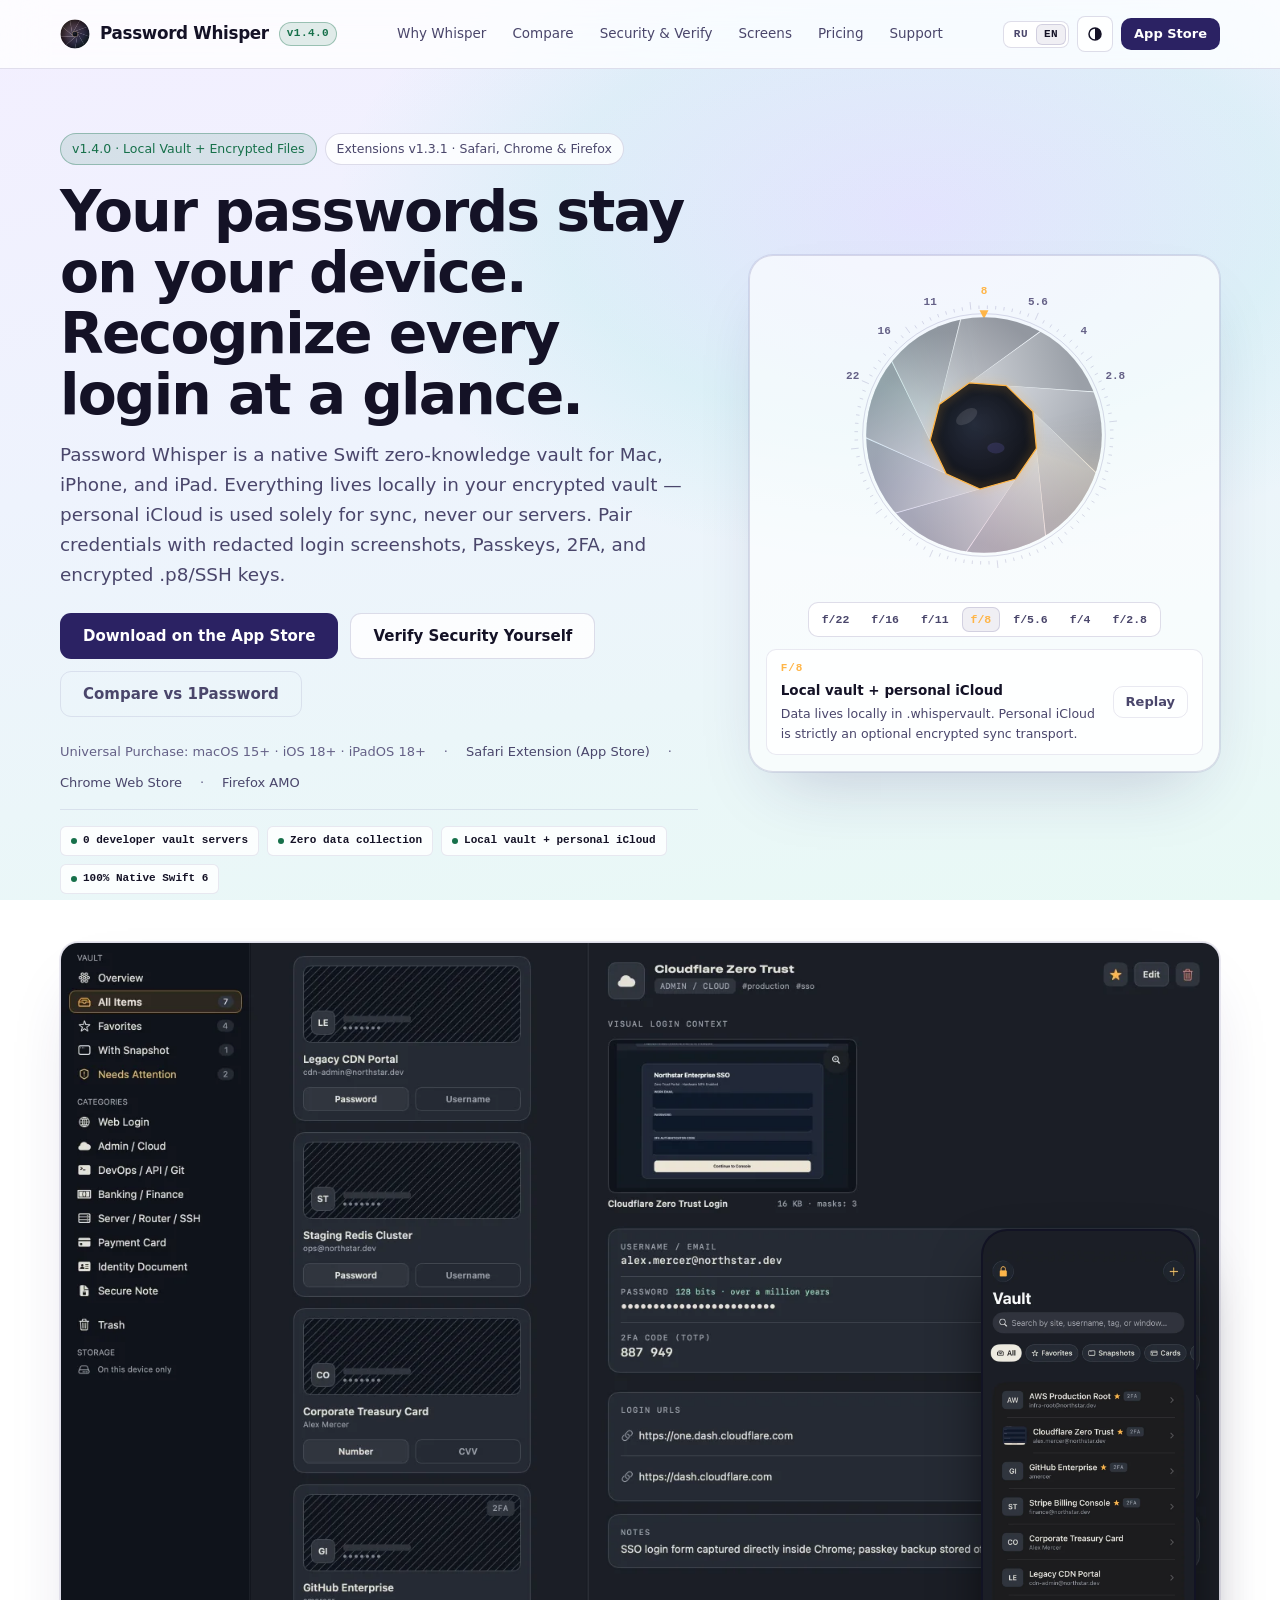
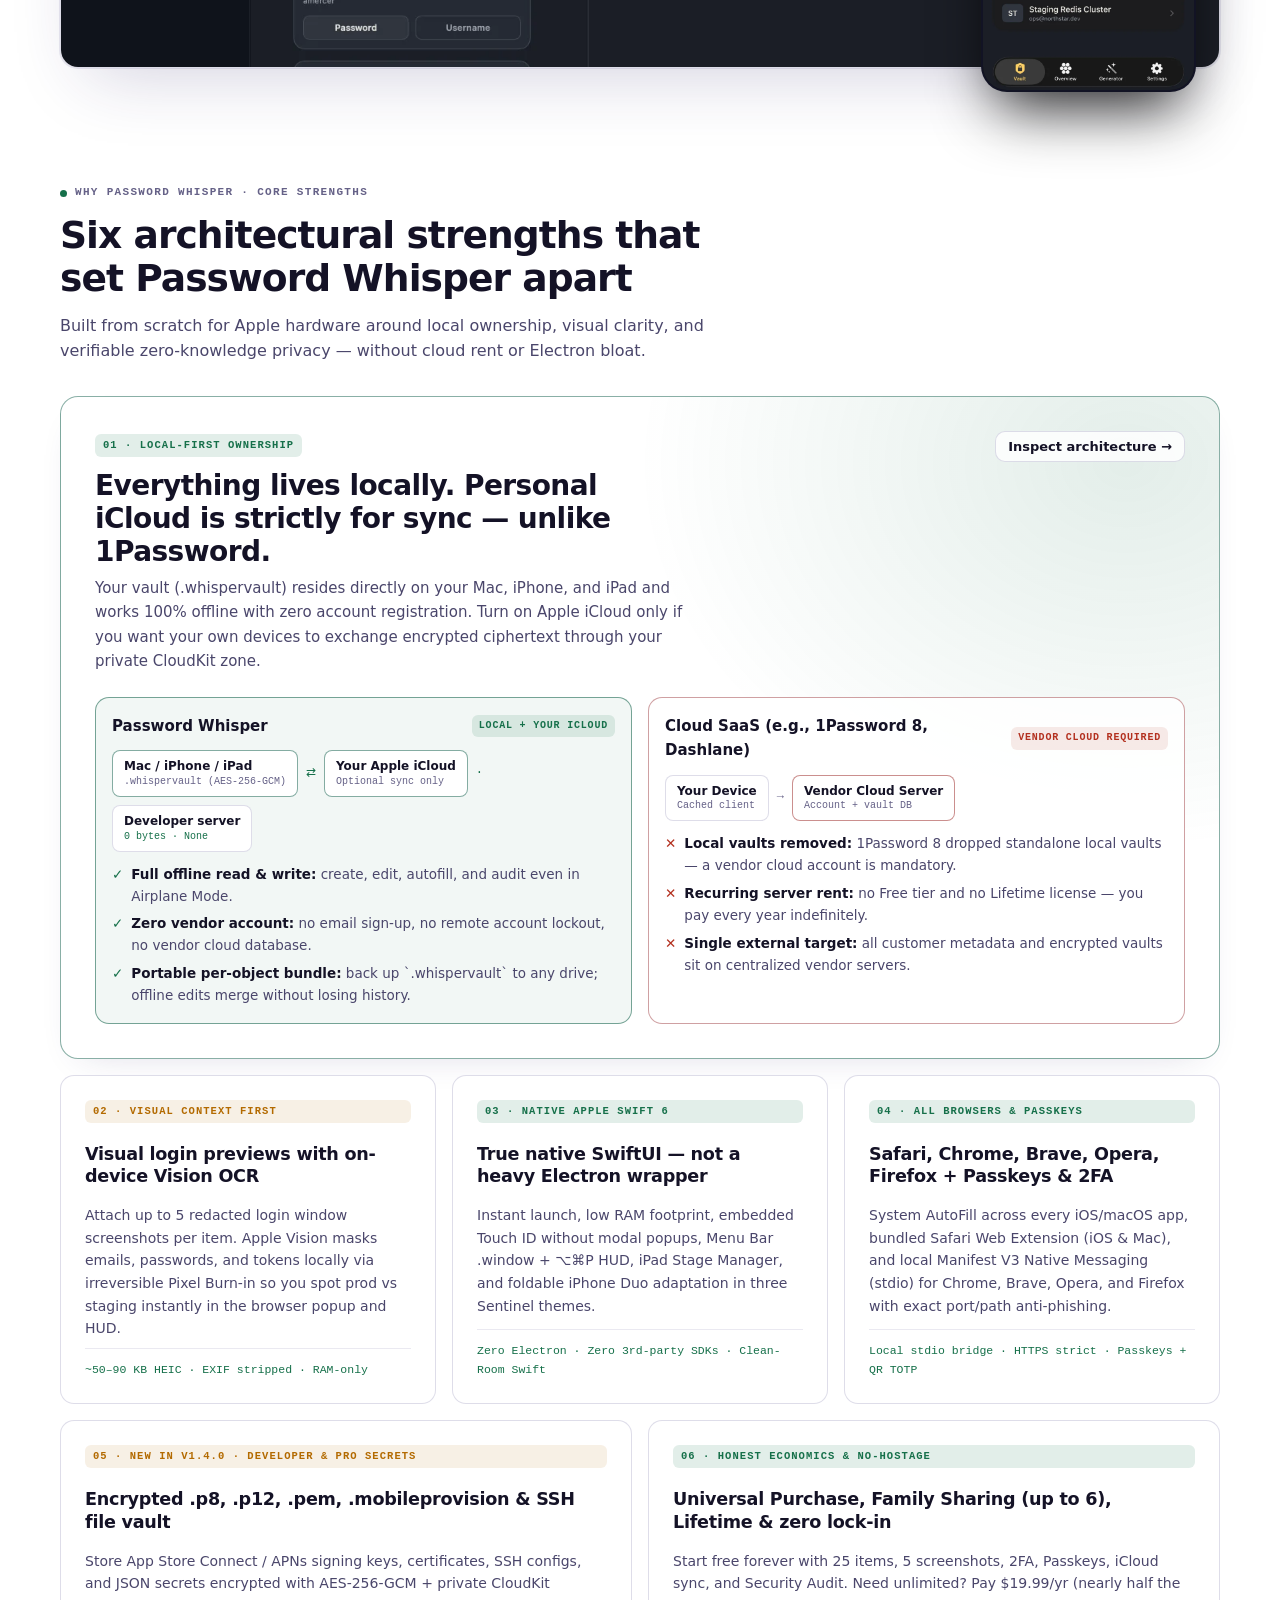
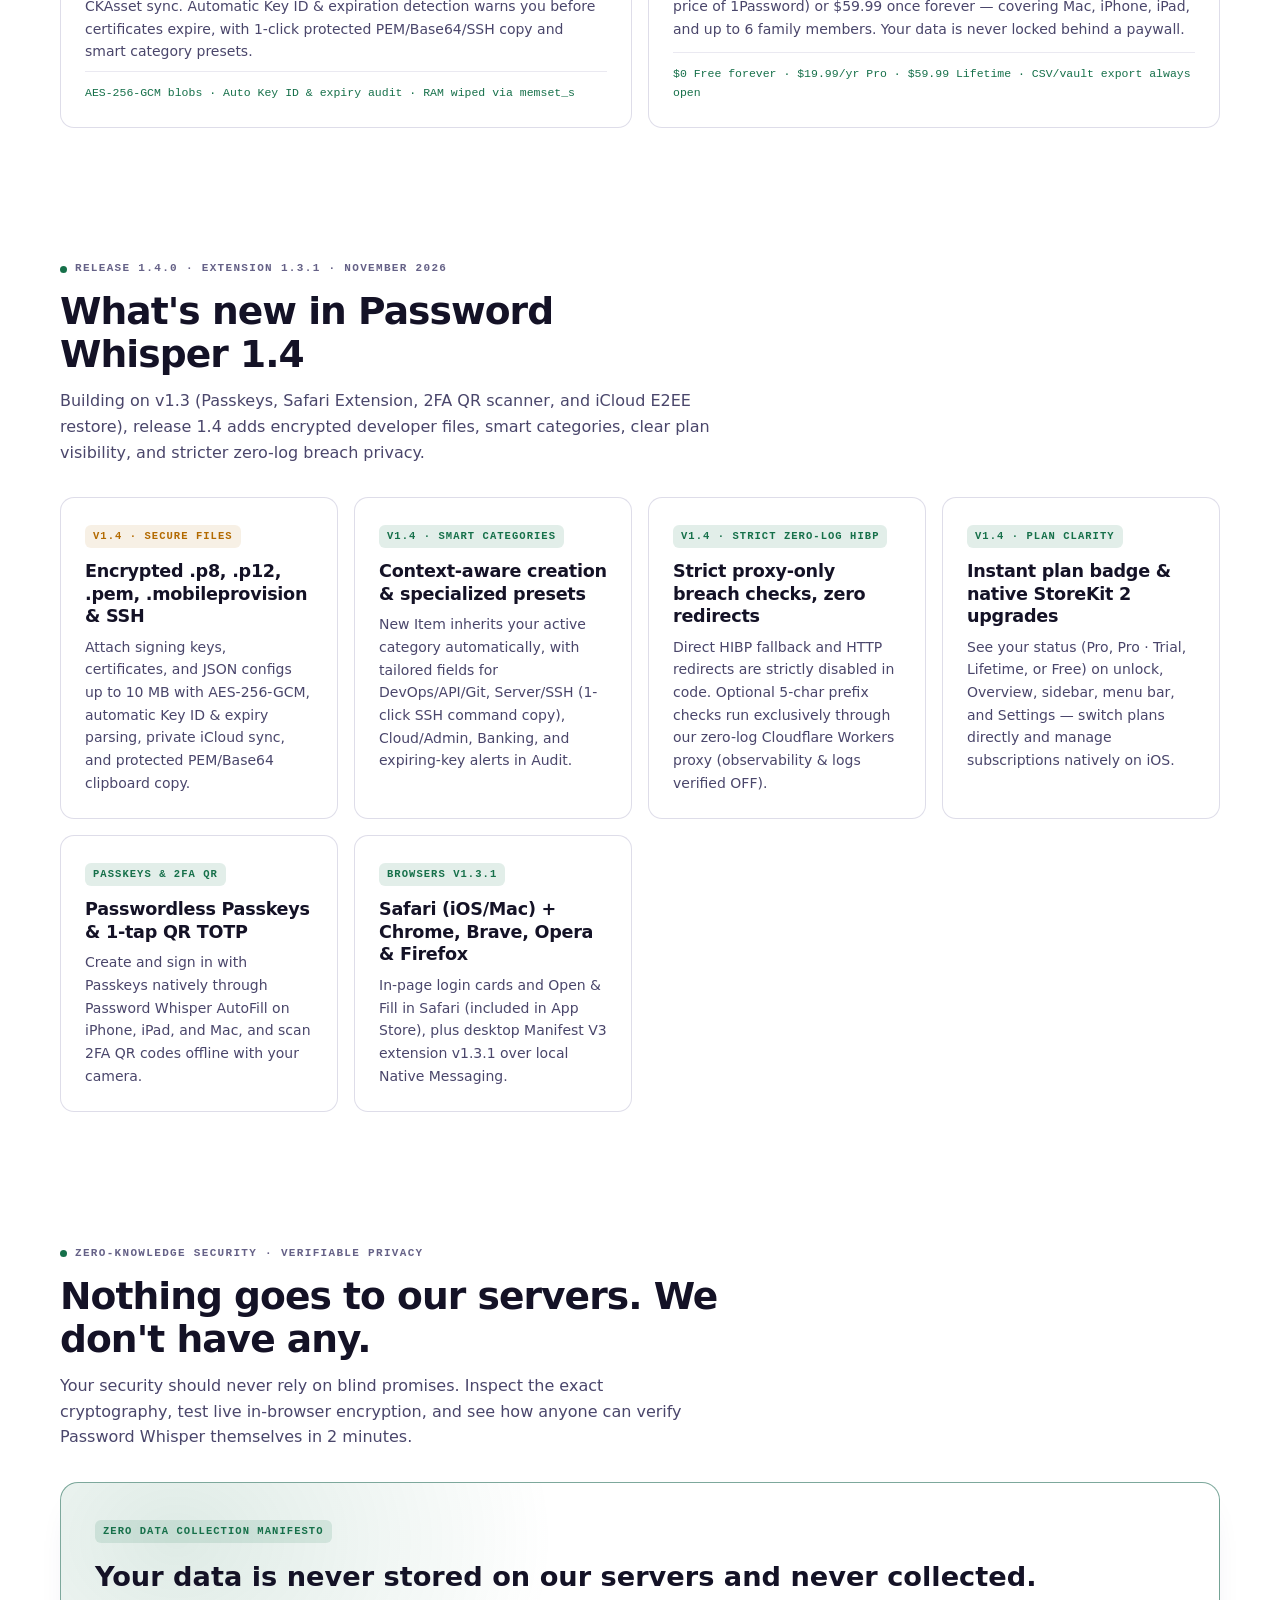
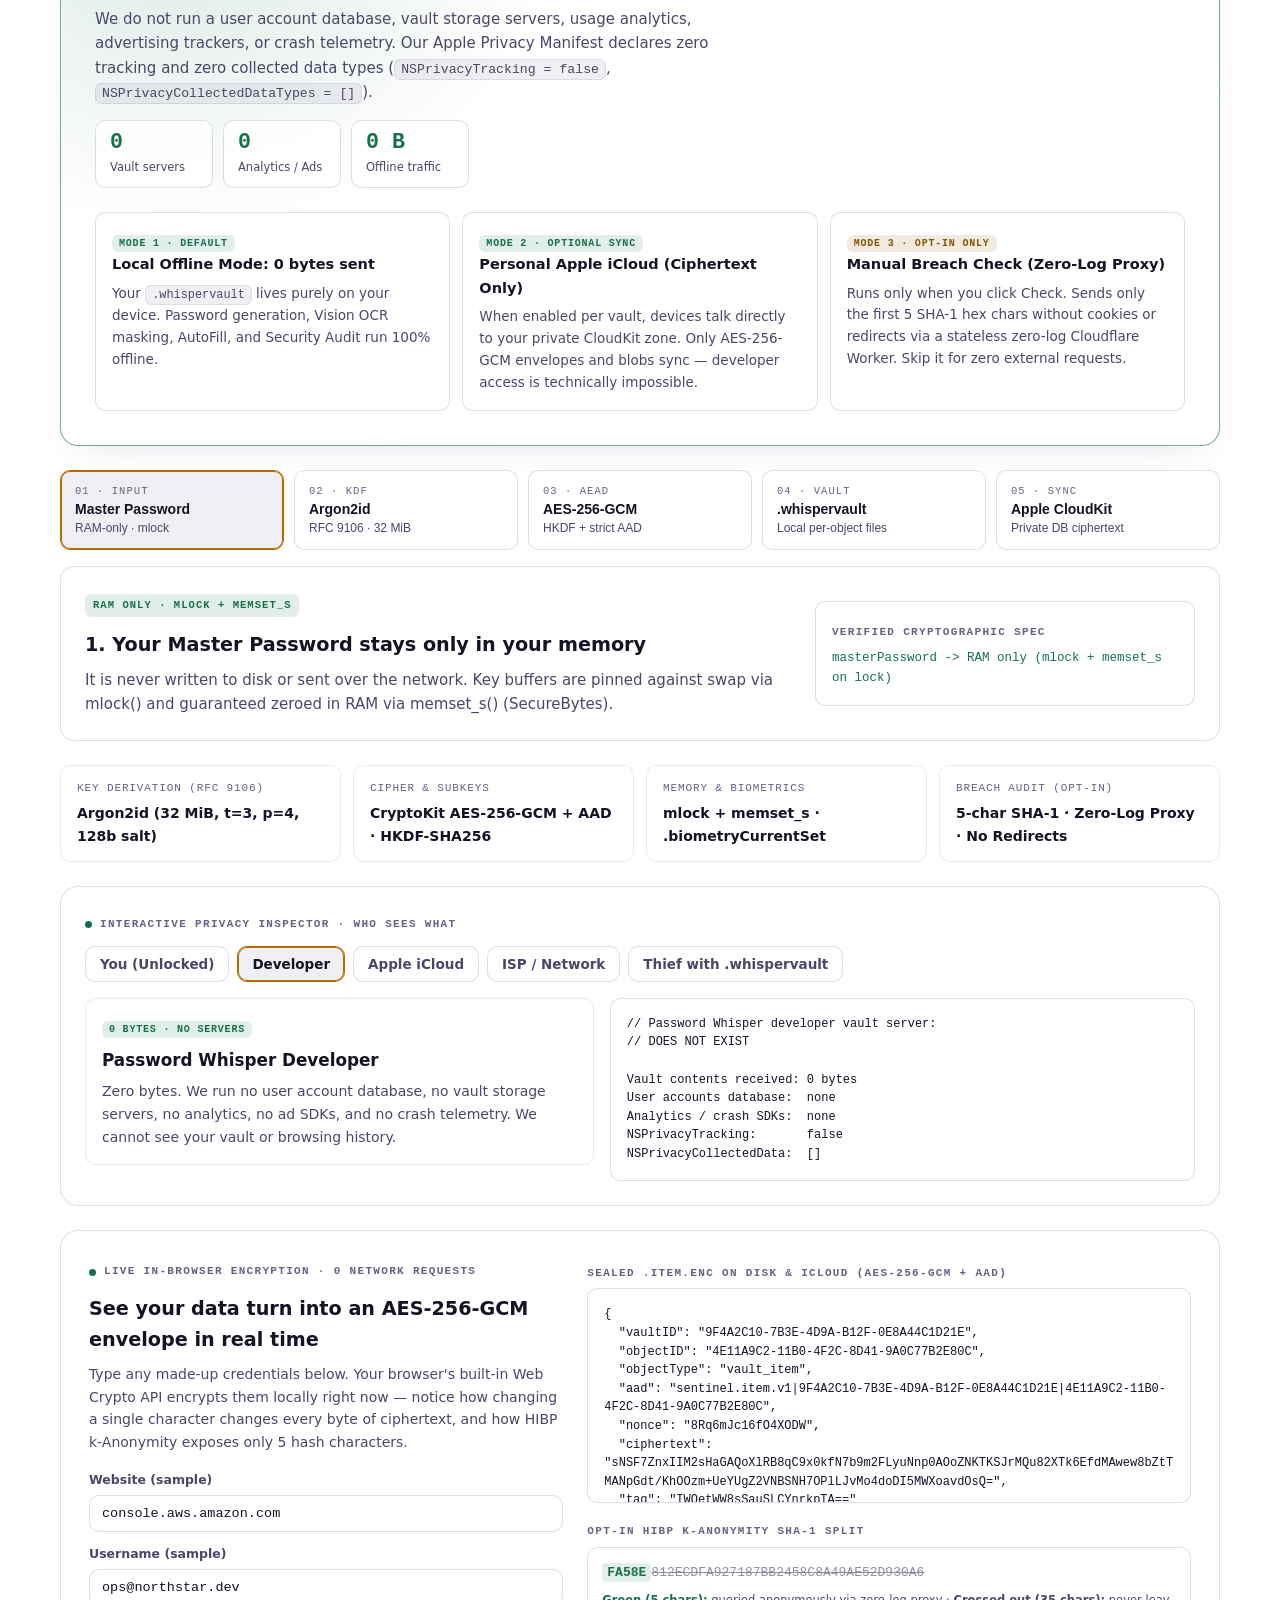
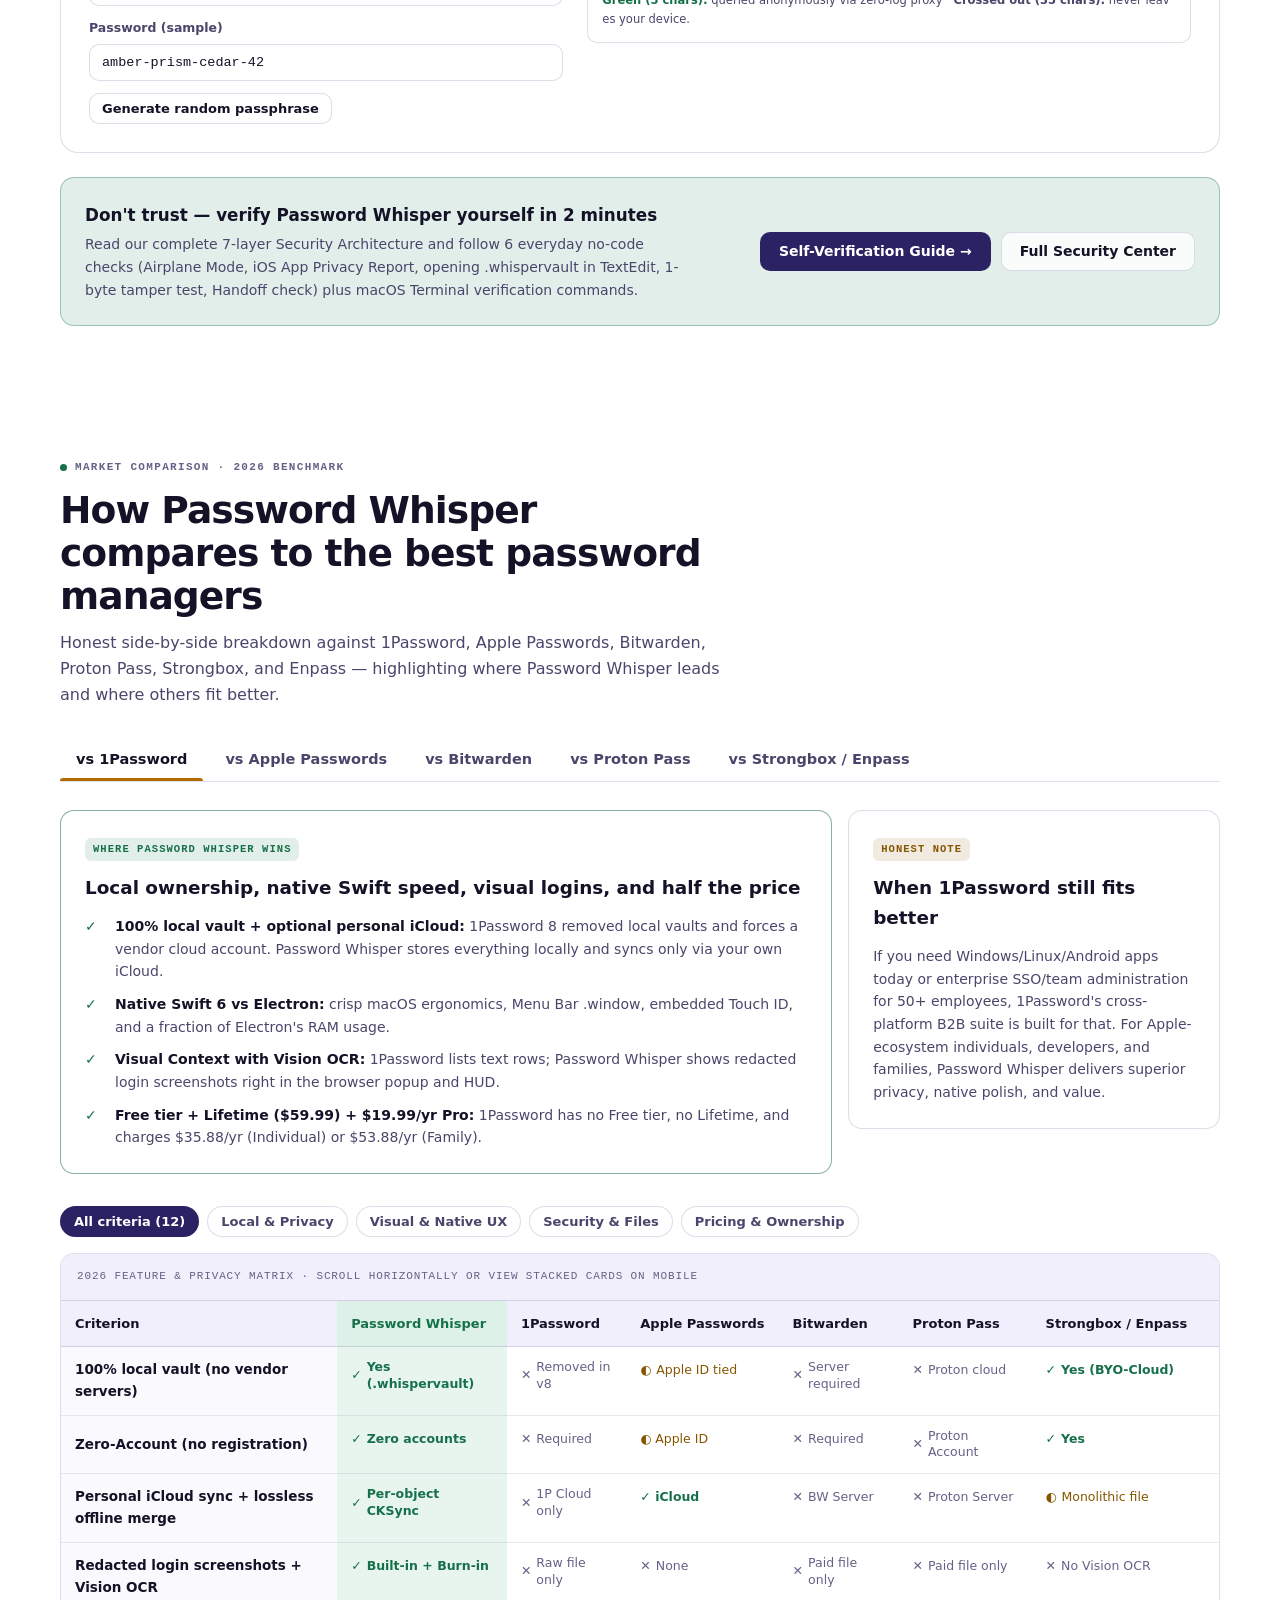
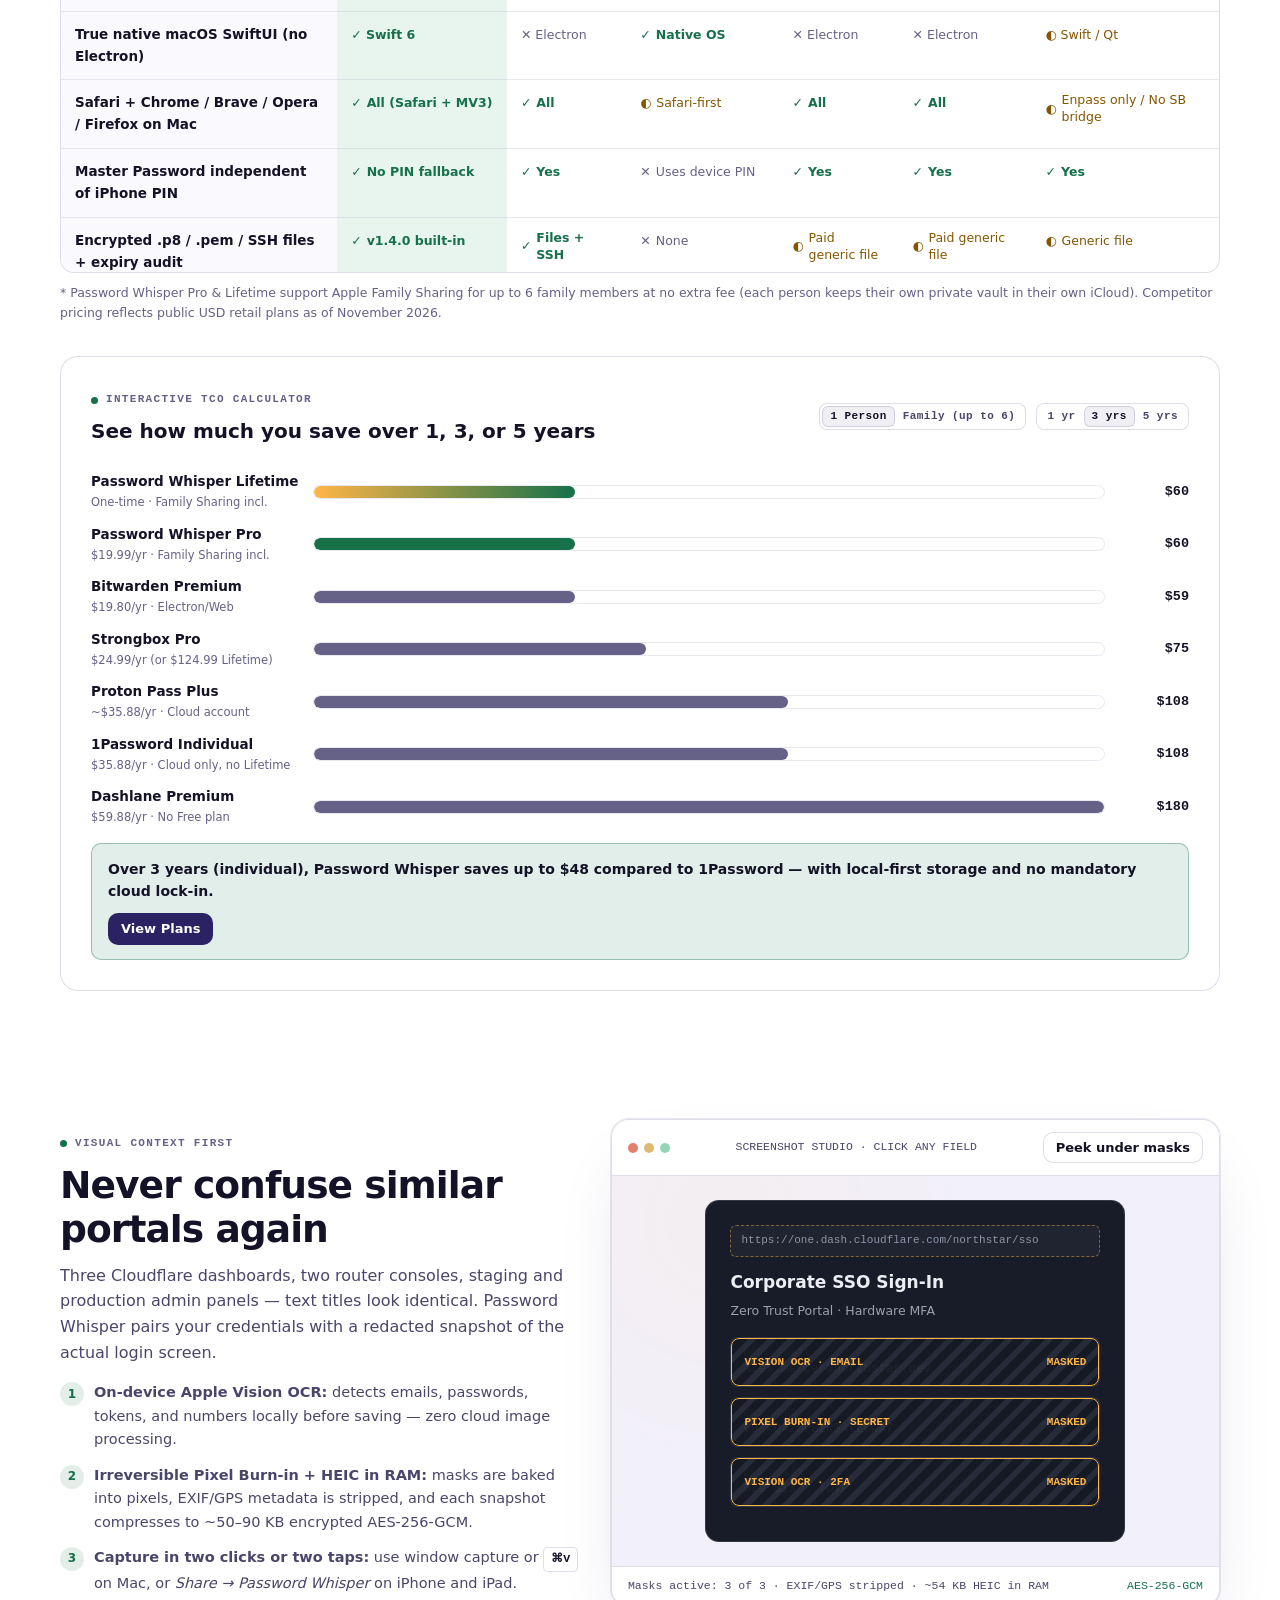
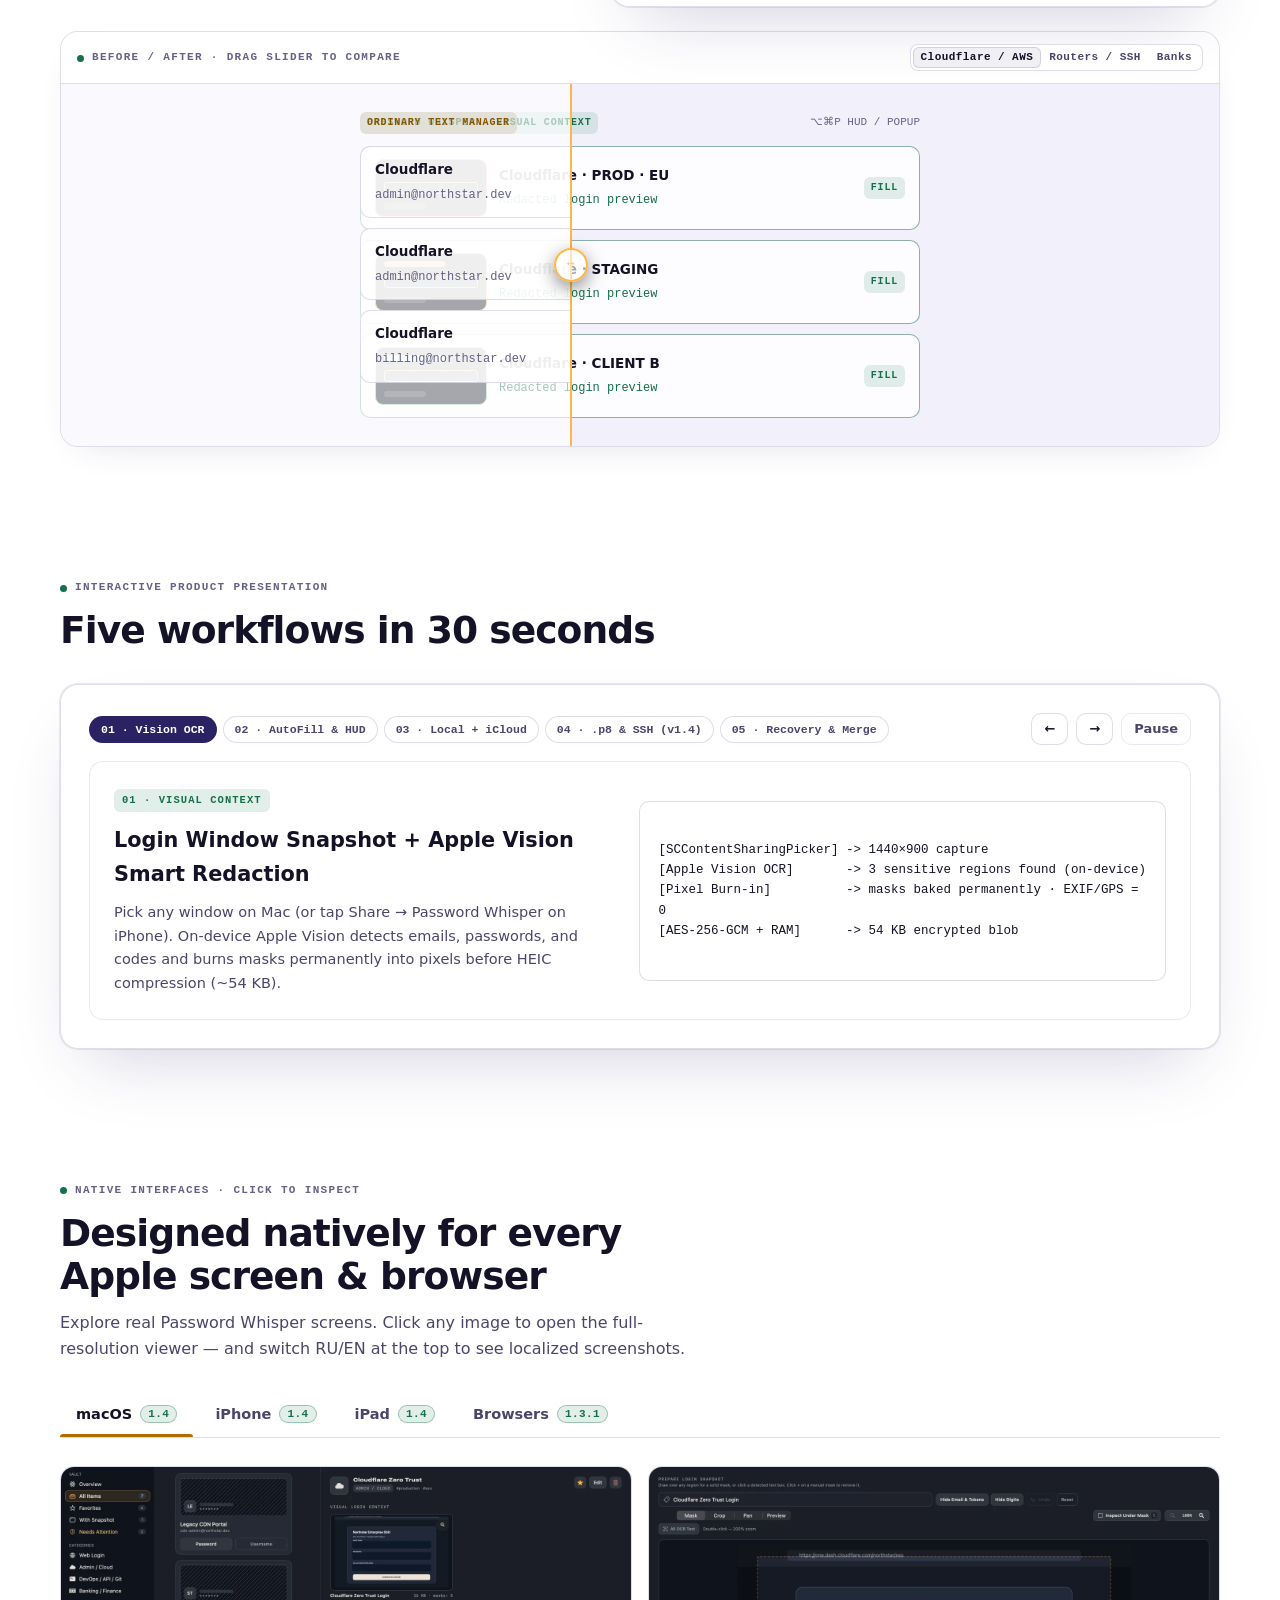
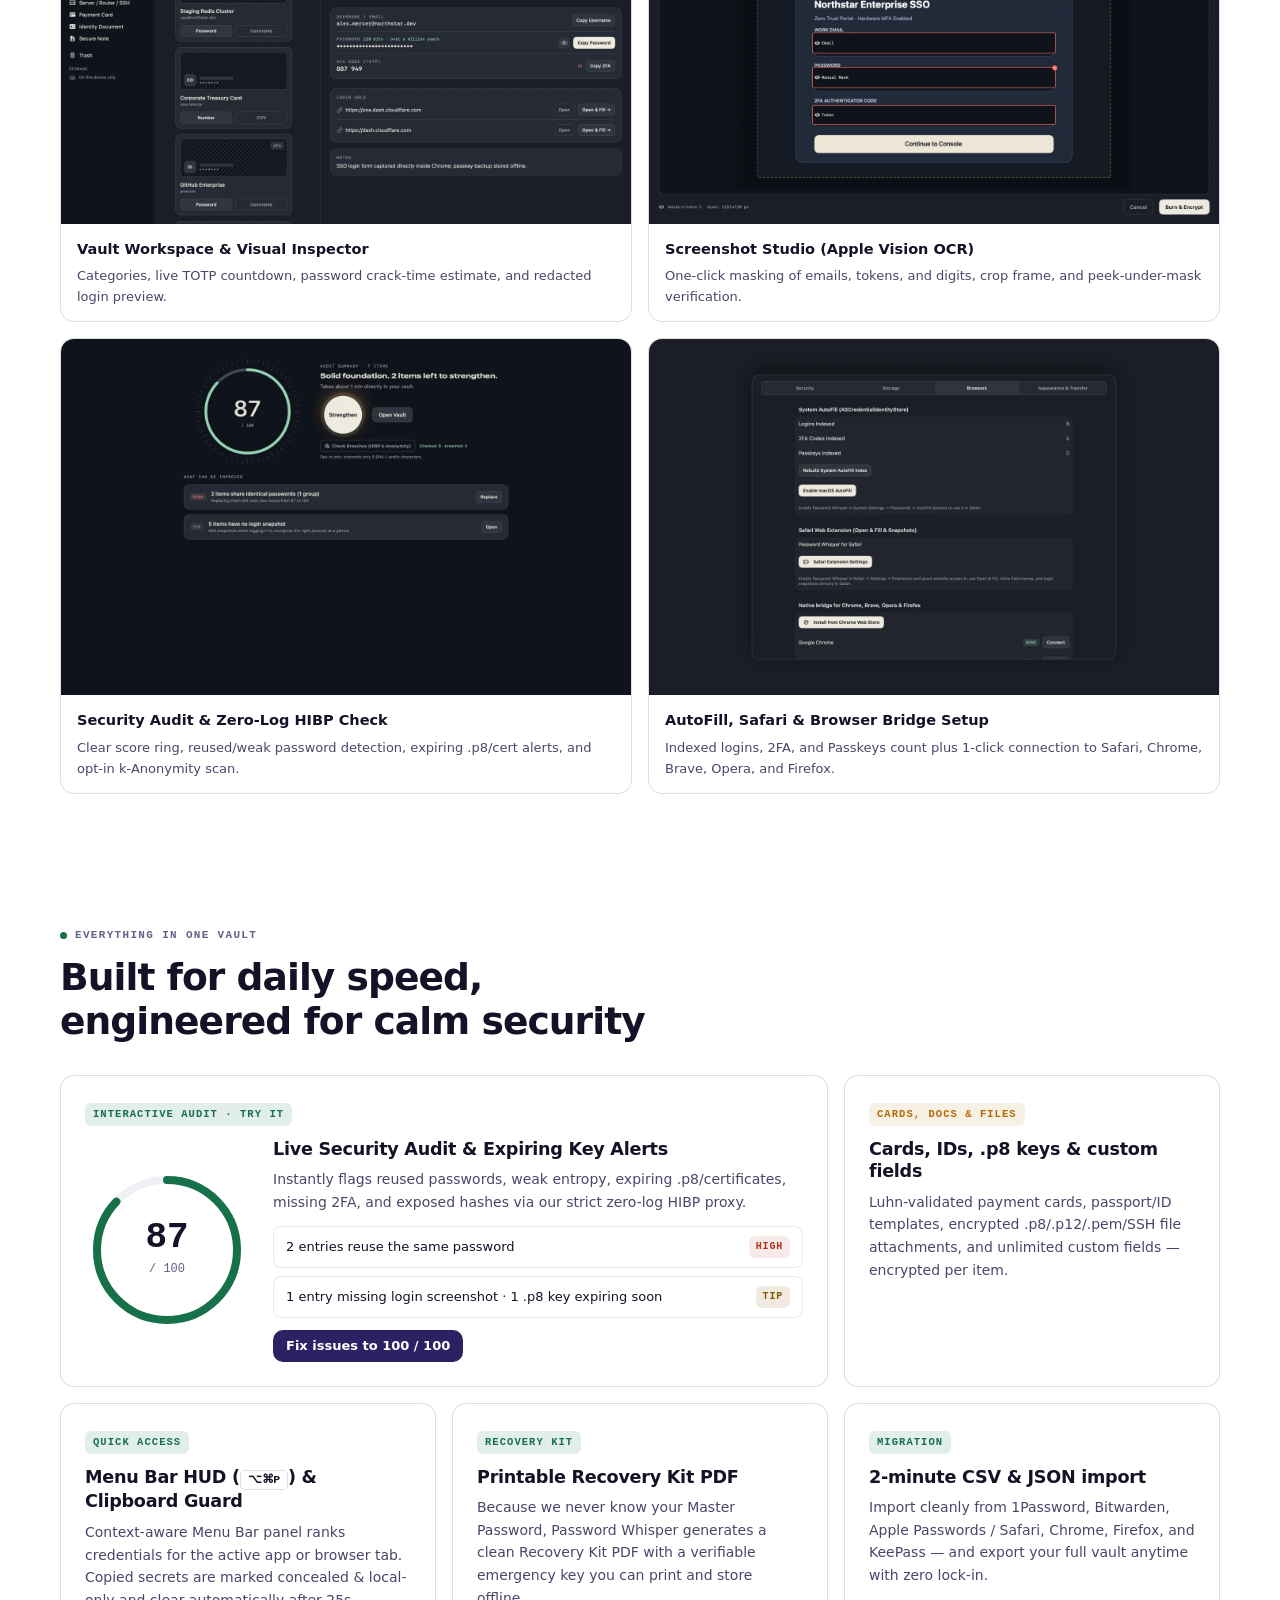
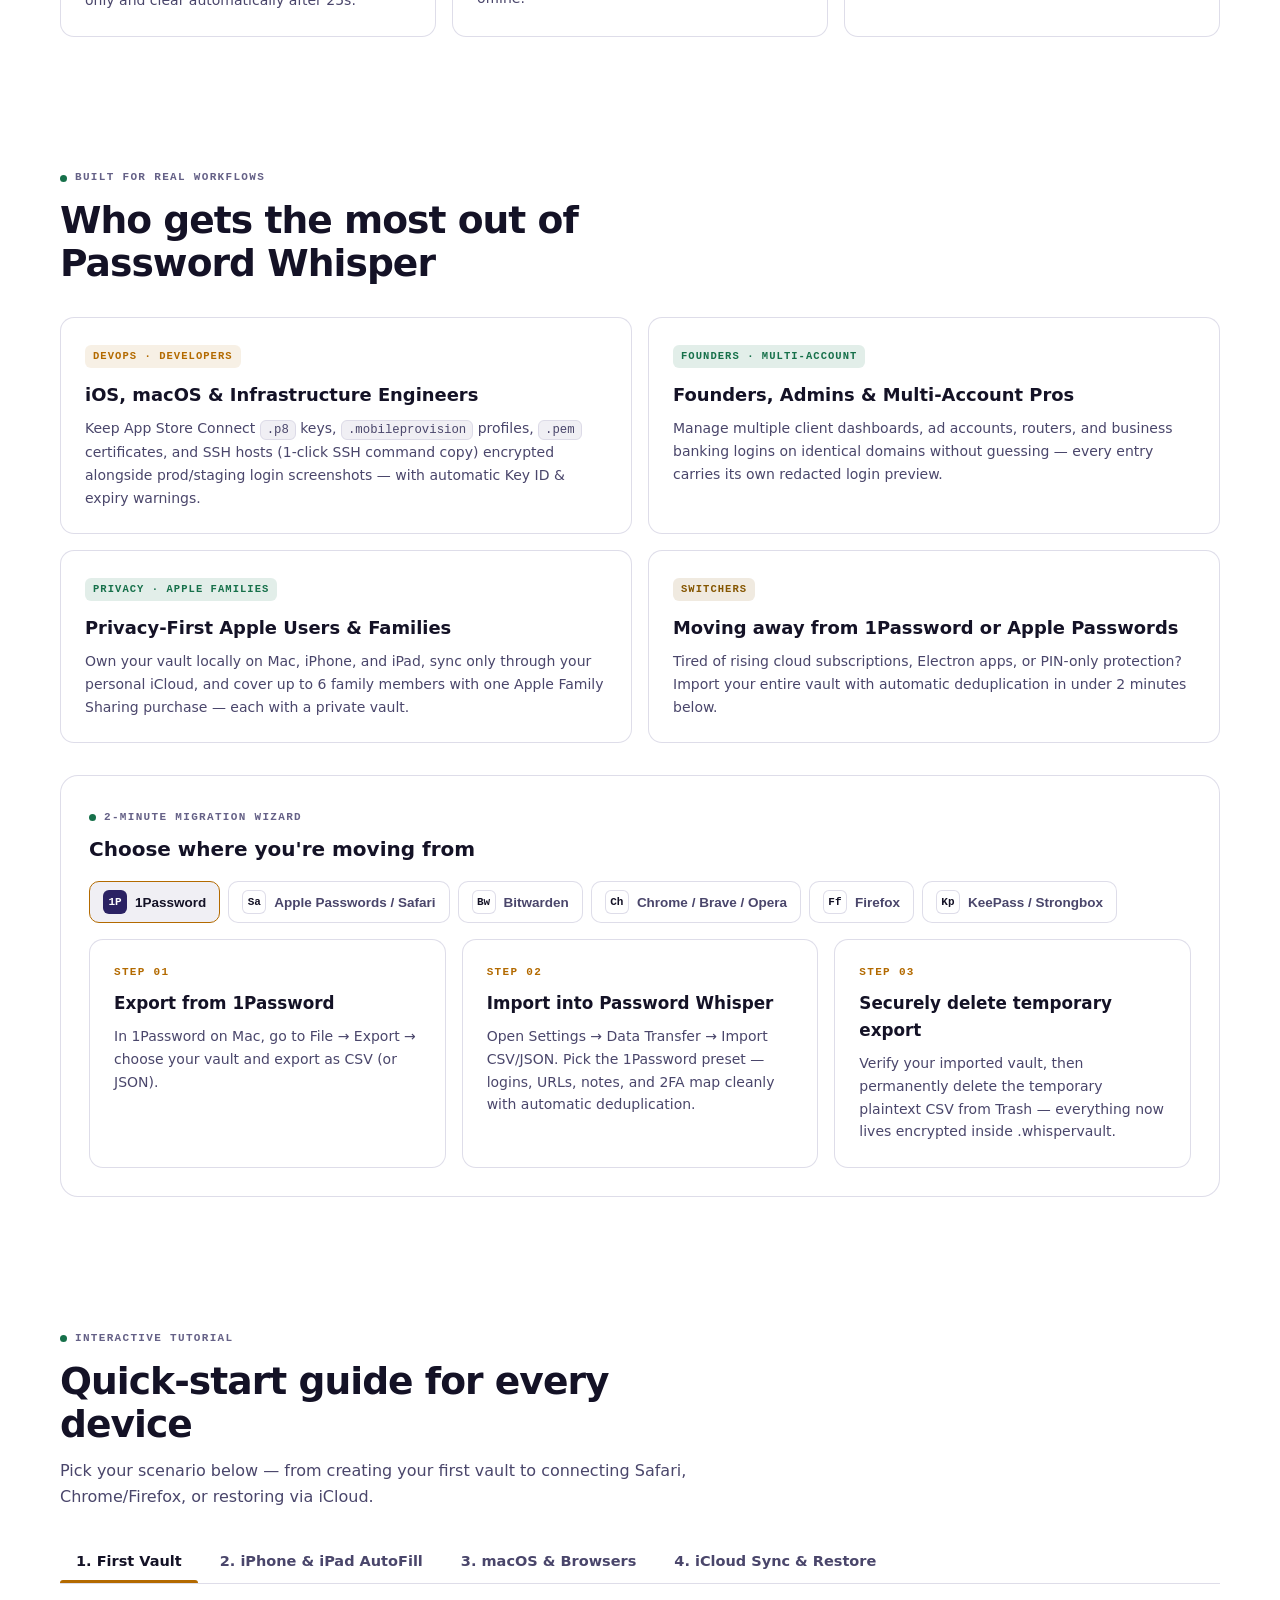
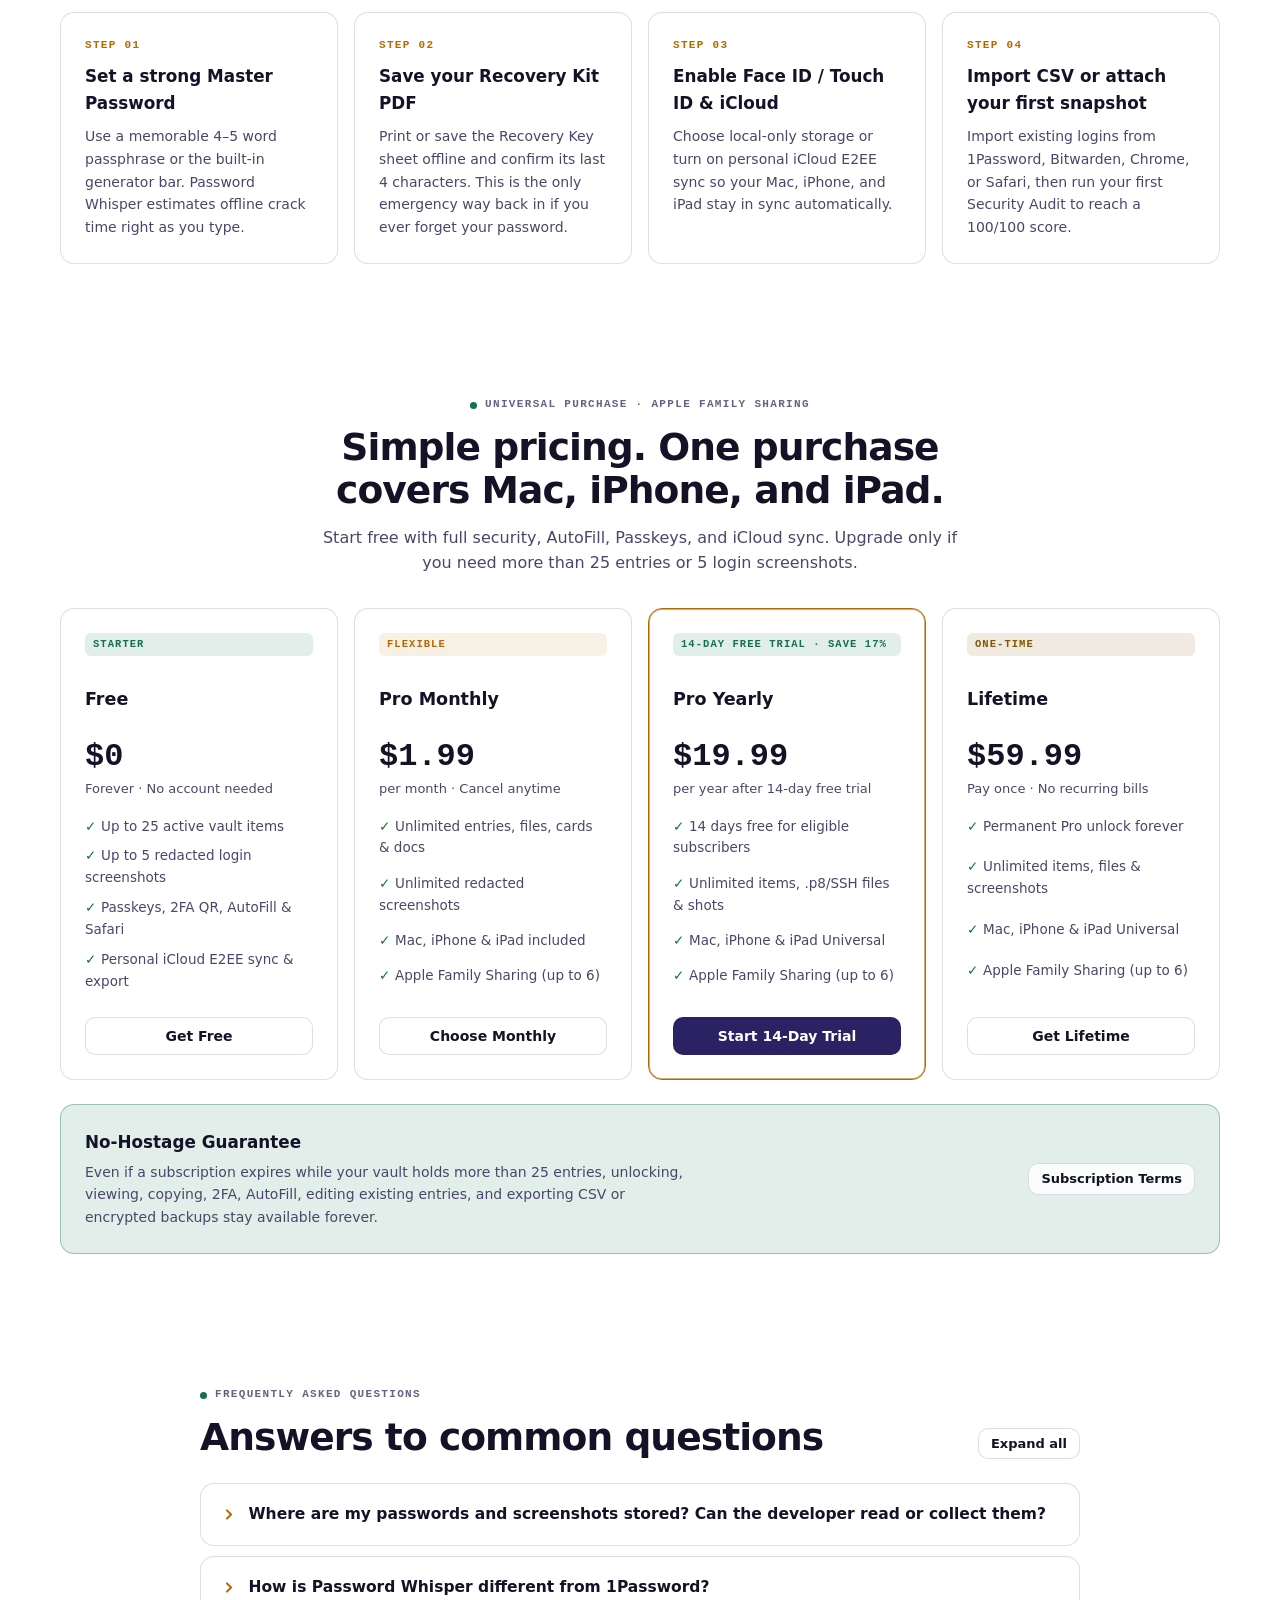
<file: index.html>
<!DOCTYPE html>
<html lang="en" data-title-en="Password Whisper 1.4 — Local-First Visual Zero-Knowledge Password Manager" data-title-ru="Password Whisper 1.4 — Локальный визуальный Zero-Knowledge менеджер паролей">
<head>
  <meta charset="utf-8">
  <meta name="viewport" content="width=device-width, initial-scale=1">
  <meta name="color-scheme" content="light dark">
  <script>
    try {
      var t = localStorage.getItem('pw-site-theme');
      var m = document.querySelector('meta[name="color-scheme"]');
      if (t === 'night' || t === 'dusk') { m.content = 'dark'; document.documentElement.dataset.sentinelTheme = t; }
      else if (t === 'day') { m.content = 'light'; document.documentElement.dataset.sentinelTheme = 'day'; }
      var l = localStorage.getItem('pw-site-lang');
      document.documentElement.dataset.uiLang = (l === 'ru' || l === 'en') ? l : ((navigator.language || '').toLowerCase().startsWith('ru') ? 'ru' : 'en');
    } catch (e) {}
  </script>
  <title>Password Whisper 1.4 — Local-First Visual Zero-Knowledge Password Manager</title>
  <meta name="description" content="Password Whisper v1.4.0 for Mac, iPhone, and iPad. 100% local encrypted .whispervault with personal iCloud sync only — unlike 1Password. Redacted login screenshots, Passkeys, .p8/SSH file attachments, zero developer servers, zero data collection.">
  <link rel="canonical" href="https://dvoineu.github.io/password-whisper-site/">
  <meta property="og:type" content="website">
  <meta property="og:url" content="https://dvoineu.github.io/password-whisper-site/">
  <meta property="og:title" content="Password Whisper — Local-First Visual Zero-Knowledge Password Manager">
  <meta property="og:description" content="100% local encrypted vault with personal iCloud sync only, on-device Vision OCR login screenshots, Passkeys, .p8/SSH keys, and zero developer servers.">
  <meta property="og:image" content="https://dvoineu.github.io/password-whisper-site/assets/og-card.png">
  <meta property="og:image:width" content="1200">
  <meta property="og:image:height" content="630">
  <meta name="twitter:card" content="summary_large_image">
  <meta name="twitter:title" content="Password Whisper — Local-First Visual Zero-Knowledge Vault">
  <meta name="twitter:description" content="Store passwords locally on Mac, iPhone & iPad. Personal iCloud sync only. Zero developer servers, zero tracking.">
  <meta name="twitter:image" content="https://dvoineu.github.io/password-whisper-site/assets/og-card.png">
  <link rel="icon" type="image/svg+xml" href="./assets/sentinel-iris.svg">
  <link rel="stylesheet" href="./style.css">
  <script src="./app.js" defer></script>
  <script type="application/ld+json">
  {
    "@context": "https://schema.org",
    "@type": "SoftwareApplication",
    "name": "Password Whisper",
    "applicationCategory": "SecurityApplication",
    "operatingSystem": "macOS 15+, iOS 18+, iPadOS 18+",
    "softwareVersion": "1.4.0",
    "url": "https://dvoineu.github.io/password-whisper-site/",
    "downloadUrl": "https://apps.apple.com/app/id6834912021",
    "offers": [
      { "@type": "Offer", "name": "Free", "price": "0", "priceCurrency": "USD" },
      { "@type": "Offer", "name": "Pro Monthly", "price": "1.99", "priceCurrency": "USD" },
      { "@type": "Offer", "name": "Pro Yearly", "price": "19.99", "priceCurrency": "USD" },
      { "@type": "Offer", "name": "Lifetime", "price": "59.99", "priceCurrency": "USD" }
    ]
  }
  </script>
</head>
<body>
  <div class="scroll-progress-bar" aria-hidden="true"></div>
  <a class="skip-link" href="#main-content">
    <span data-lang="en">Skip to main content</span>
    <span data-lang="ru">Перейти к основному содержимому</span>
  </a>

  <!-- Sticky Glass Navigation -->
  <header class="site-header">
    <div class="container header-inner">
      <a class="brand" href="./">
        <img class="brand-mark" src="./assets/sentinel-iris.svg" alt="" width="30" height="30">
        <span>Password Whisper</span>
        <span class="version-pill">v1.4.0</span>
      </a>

      <nav aria-label="Primary navigation">
        <ul class="nav-links">
          <li><a href="#why-whisper"><span data-lang="en">Why Whisper</span><span data-lang="ru">Преимущества</span></a></li>
          <li><a href="#compare"><span data-lang="en">Compare</span><span data-lang="ru">Сравнение</span></a></li>
          <li><a href="./security/"><span data-lang="en">Security &amp; Verify</span><span data-lang="ru">Безопасность</span></a></li>
          <li><a href="#screenshots"><span data-lang="en">Screens</span><span data-lang="ru">Скриншоты</span></a></li>
          <li><a href="#pricing"><span data-lang="en">Pricing</span><span data-lang="ru">Тарифы</span></a></li>
          <li><a href="./support/"><span data-lang="en">Support</span><span data-lang="ru">Поддержка</span></a></li>
        </ul>
      </nav>

      <div class="header-controls">
        <div class="seg-control" role="group" aria-label="Language">
          <button type="button" class="seg-btn" data-lang-choice="ru" aria-pressed="false">RU</button>
          <button type="button" class="seg-btn" data-lang-choice="en" aria-pressed="true">EN</button>
        </div>

        <button type="button" class="btn btn--soft theme-popover-btn" popovertarget="theme-popover" aria-label="Appearance theme" title="Theme">
          <svg width="16" height="16" viewBox="0 0 16 16" fill="none" aria-hidden="true">
            <circle cx="8" cy="8" r="6" stroke="currentColor" stroke-width="1.5"/>
            <path d="M8 2a6 6 0 0 1 0 12V2Z" fill="currentColor"/>
          </svg>
        </button>

        <a class="btn btn--primary btn--sm header-cta" href="https://apps.apple.com/app/id6834912021" target="_blank" rel="noopener">
          <span>App Store</span>
        </a>

        <button type="button" id="mobile-menu-open" class="btn btn--soft mobile-menu-btn" aria-label="Open menu">
          <svg width="18" height="18" viewBox="0 0 18 18" fill="none" aria-hidden="true">
            <path d="M2.5 4.5h13M2.5 9h13M2.5 13.5h13" stroke="currentColor" stroke-width="1.8" stroke-linecap="round"/>
          </svg>
        </button>
      </div>
    </div>
  </header>

  <div id="theme-popover" class="theme-popover" popover>
    <div class="theme-popover-list" role="group" aria-label="Color theme">
      <button type="button" class="seg-btn" data-theme-choice="system" aria-pressed="true">
        <span><span data-lang="en">Auto (System)</span><span data-lang="ru">Авто (система)</span></span>
        <span class="theme-swatch" style="background: linear-gradient(135deg, #10131a 50%, #f3efff 50%);"></span>
      </button>
      <button type="button" class="seg-btn" data-theme-choice="night" aria-pressed="false">
        <span><span data-lang="en">Night</span><span data-lang="ru">Ночь</span></span>
        <span class="theme-swatch" style="background: #10131a;"></span>
      </button>
      <button type="button" class="seg-btn" data-theme-choice="dusk" aria-pressed="false">
        <span><span data-lang="en">Dusk</span><span data-lang="ru">Сумерки</span></span>
        <span class="theme-swatch" style="background: linear-gradient(160deg, #744a8b, #2f3378);"></span>
      </button>
      <button type="button" class="seg-btn" data-theme-choice="day" aria-pressed="false">
        <span><span data-lang="en">Day · Pearl</span><span data-lang="ru">День · Перламутр</span></span>
        <span class="theme-swatch" style="background: linear-gradient(160deg, #f3efff, #e8f9f5);"></span>
      </button>
    </div>
  </div>

  <main id="main-content">
    <!-- =====================================================================
         HERO SECTION + AUTHENTIC 9-BLADE OPTICAL IRIS ANIMATION + TRUST BAR
         ===================================================================== -->
    <section class="hero-section">
      <div class="container">
        <div class="hero-grid">
          <div>
            <div class="hero-pills">
              <span class="pill pill--accent">
                <span data-lang="en">v1.4.0 · Local Vault + Encrypted Files</span>
                <span data-lang="ru">Версия 1.4.0 · Локальный сейф и файлы</span>
              </span>
              <span class="pill">
                <span data-lang="en">Extensions v1.3.1 · Safari, Chrome &amp; Firefox</span>
                <span data-lang="ru">Расширения 1.3.1 · Safari, Chrome и Firefox</span>
              </span>
            </div>

            <h1 class="hero-title">
              <span data-lang="en">Your passwords stay on your device. Recognize every login at a glance.</span>
              <span data-lang="ru">Пароли хранятся только у вас. Нужный вход узнаётся взглядом.</span>
            </h1>

            <p class="hero-subtitle">
              <span data-lang="en">Password Whisper is a native Swift zero-knowledge vault for Mac, iPhone, and iPad. Everything lives locally in your encrypted vault — personal iCloud is used solely for sync, never our servers. Pair credentials with redacted login screenshots, Passkeys, 2FA, and encrypted .p8/SSH keys.</span>
              <span data-lang="ru">Нативный Swift-менеджер паролей для Mac, iPhone и iPad. Всё хранится локально в зашифрованном сейфе, а личный Apple iCloud используется только для синхронизации — в отличие от облачных серверов 1Password. С замаскированными снимками входа, Passkeys, 2FA и файлами .p8/SSH.</span>
            </p>

            <div class="hero-actions">
              <a class="btn btn--primary btn--lg" href="https://apps.apple.com/app/id6834912021" target="_blank" rel="noopener">
                <span data-lang="en">Download on the App Store</span>
                <span data-lang="ru">Скачать в App Store</span>
              </a>
              <a class="btn btn--soft btn--lg" href="./security/#verify-yourself">
                <span data-lang="en">Verify Security Yourself</span>
                <span data-lang="ru">Как проверить безопасность</span>
              </a>
              <a class="btn btn--ghost btn--lg" href="#compare">
                <span data-lang="en">Compare vs 1Password</span>
                <span data-lang="ru">Сравнить с 1Password</span>
              </a>
            </div>

            <div class="store-meta-row">
              <span>
                <span data-lang="en">Universal Purchase: macOS 15+ · iOS 18+ · iPadOS 18+</span>
                <span data-lang="ru">Единая покупка: macOS 15+ · iOS 18+ · iPadOS 18+</span>
              </span>
              <span>·</span>
              <a href="https://apps.apple.com/app/id6834912021" target="_blank" rel="noopener">
                <span data-lang="en">Safari Extension (App Store)</span>
                <span data-lang="ru">Safari (в App Store)</span>
              </a>
              <span>·</span>
              <a href="https://chromewebstore.google.com/detail/olagmnnpoogamifoblpkehbofidliled" target="_blank" rel="noopener">
                <span data-lang="en">Chrome Web Store</span>
                <span data-lang="ru">Chrome Web Store</span>
              </a>
              <span>·</span>
              <a href="https://addons.mozilla.org/en-US/firefox/addon/password-whisper-visual-passwo/" target="_blank" rel="noopener">
                <span data-lang="en">Firefox AMO</span>
                <span data-lang="ru">Firefox AMO</span>
              </a>
            </div>

            <div class="hero-trust-bar" aria-label="Core privacy guarantees">
              <span class="trust-chip"><span class="trust-chip-dot" aria-hidden="true"></span><span data-lang="en">0 developer vault servers</span><span data-lang="ru">0 серверов хранения</span></span>
              <span class="trust-chip"><span class="trust-chip-dot" aria-hidden="true"></span><span data-lang="en">Zero data collection</span><span data-lang="ru">Данные не собираются</span></span>
              <span class="trust-chip"><span class="trust-chip-dot" aria-hidden="true"></span><span data-lang="en">Local vault + personal iCloud</span><span data-lang="ru">Локально + личный iCloud</span></span>
              <span class="trust-chip"><span class="trust-chip-dot" aria-hidden="true"></span><span data-lang="en">100% Native Swift 6</span><span data-lang="ru">Нативный Swift 6</span></span>
            </div>
          </div>

          <!-- Interactive 9-Blade Optical Diaphragm -->
          <div class="iris-stage">
            <div class="iris-canvas-wrap">
              <canvas
                id="sentinel-iris-canvas"
                width="310"
                height="310"
                role="img"
                aria-label="Interactive 9-blade optical iris diaphragm emblem of Password Whisper"
              ></canvas>
            </div>

            <div class="iris-stops" role="group" aria-label="Optical aperture stops">
              <button type="button" class="iris-stop-btn" data-stop="0" aria-pressed="false">f/22</button>
              <button type="button" class="iris-stop-btn" data-stop="1" aria-pressed="false">f/16</button>
              <button type="button" class="iris-stop-btn" data-stop="2" aria-pressed="false">f/11</button>
              <button type="button" class="iris-stop-btn" data-stop="3" aria-pressed="true">f/8</button>
              <button type="button" class="iris-stop-btn" data-stop="4" aria-pressed="false">f/5.6</button>
              <button type="button" class="iris-stop-btn" data-stop="5" aria-pressed="false">f/4</button>
              <button type="button" class="iris-stop-btn" data-stop="6" aria-pressed="false">f/2.8</button>
            </div>

            <div class="iris-readout">
              <div>
                <div class="iris-readout-stop" id="iris-stop-label">f/8</div>
                <div class="iris-readout-title" id="iris-stop-title">Local vault + personal iCloud</div>
                <div class="iris-readout-desc" id="iris-stop-desc">Data lives locally in .whispervault. Personal iCloud is strictly an optional encrypted sync transport.</div>
              </div>
              <button type="button" id="iris-replay-btn" class="btn btn--ghost btn--sm">
                <span data-lang="en">Replay</span>
                <span data-lang="ru">Повторить</span>
              </button>
            </div>
          </div>
        </div>

        <!-- Hero Real App Showcase (LCP high priority) -->
        <div class="hero-showcase">
          <button
            type="button"
            class="showcase-mac-frame"
            data-lightbox-group="hero"
            data-title-en="Password Whisper for macOS — Visual Login Context & Live 2FA"
            data-title-ru="Password Whisper для macOS — Визуальный контекст входа и коды 2FA"
          >
            <img
              src="./assets/screenshots/en/macos-01-workspace.webp"
              data-shot-prefix="./assets/screenshots/"
              data-shot-file="macos-01-workspace.webp"
              data-alt-en="Password Whisper macOS workspace showing encrypted vault sidebar, item list, redacted login screenshot preview, password strength estimate, and live TOTP 2FA code"
              data-alt-ru="Рабочее пространство Password Whisper для macOS: категории сейфа, карточки записей, замаскированный снимок экрана входа и живой код 2FA"
              alt="Password Whisper macOS workspace showing encrypted vault and redacted login screenshot preview"
              width="1440"
              height="900"
              fetchpriority="high"
            >
          </button>

          <button
            type="button"
            class="showcase-iphone-float"
            data-lightbox-group="hero"
            data-title-en="Password Whisper for iPhone — Bottom Tab Bar & Visual Cards"
            data-title-ru="Password Whisper для iPhone — Панель вкладок и визуальные карточки"
          >
            <img
              src="./assets/screenshots/en/iphone-01-vault.webp"
              data-shot-prefix="./assets/screenshots/"
              data-shot-file="iphone-01-vault.webp"
              data-alt-en="Password Whisper iPhone vault with instant search, filter chips, visual thumbnails, and bottom tab bar"
              data-alt-ru="Сейф Password Whisper на iPhone с быстрым поиском, фильтрами, миниатюрами снимков и панелью вкладок"
              alt="Password Whisper iPhone vault with bottom tab bar"
              width="660"
              height="1434"
            >
          </button>
        </div>
      </div>
    </section>

    <!-- =====================================================================
         CORE STRENGTHS ("WHY PASSWORD WHISPER") — SPOTLIGHT #1: LOCAL + ICLOUD VS 1PASSWORD
         ===================================================================== -->
    <section id="why-whisper" class="section-block reveal">
      <div class="container">
        <div class="section-header">
          <p class="eyebrow"><span class="eyebrow-dot"></span><span><span data-lang="en">WHY PASSWORD WHISPER · CORE STRENGTHS</span><span data-lang="ru">ПОЧЕМУ PASSWORD WHISPER · ГЛАВНЫЕ ПРЕИМУЩЕСТВА</span></span></p>
          <h2 class="section-title">
            <span data-lang="en">Six architectural strengths that set Password Whisper apart</span>
            <span data-lang="ru">Шесть сильных сторон, которые отличают Password Whisper</span>
          </h2>
          <p class="section-lead">
            <span data-lang="en">Built from scratch for Apple hardware around local ownership, visual clarity, and verifiable zero-knowledge privacy — without cloud rent or Electron bloat.</span>
            <span data-lang="ru">Спроектировано с нуля под экосистему Apple вокруг локального владения данными, визуального контекста и проверяемой приватности — без чужих серверов и тяжёлого Electron.</span>
          </p>
        </div>

        <div class="strengths-grid">
          <!-- Flagship Spotlight #1: Local-First + Personal iCloud Sync Only vs 1Password -->
          <article class="strength-spotlight">
            <div class="spotlight-head">
              <div>
                <span class="card-tag">01 · <span data-lang="en">LOCAL-FIRST OWNERSHIP</span><span data-lang="ru">ГЛАВНОЕ ПРЕИМУЩЕСТВО · ЛОКАЛЬНОЕ ХРАНЕНИЕ</span></span>
                <h3>
                  <span data-lang="en">Everything lives locally. Personal iCloud is strictly for sync — unlike 1Password.</span>
                  <span data-lang="ru">Всё хранится локально. Личный iCloud нужен только для синхронизации — в отличие от 1Password.</span>
                </h3>
                <p>
                  <span data-lang="en">Your vault (.whispervault) resides directly on your Mac, iPhone, and iPad and works 100% offline with zero account registration. Turn on Apple iCloud only if you want your own devices to exchange encrypted ciphertext through your private CloudKit zone.</span>
                  <span data-lang="ru">Ваш сейф (.whispervault) физически хранится на вашем Mac, iPhone и iPad и работает полностью без интернета и без регистрации аккаунта. Личный Apple iCloud включается по вашему желанию исключительно как зашифрованный канал синхронизации между вашими устройствами.</span>
                </p>
              </div>
              <a class="btn btn--soft btn--sm" href="./security/">
                <span data-lang="en">Inspect architecture →</span>
                <span data-lang="ru">Разобрать архитектуру →</span>
              </a>
            </div>

            <div class="arch-compare-grid">
              <div class="arch-box arch-box--pw">
                <div class="arch-box-header">
                  <h4>Password Whisper</h4>
                  <span class="chip chip--safe"><span data-lang="en">LOCAL + YOUR ICLOUD</span><span data-lang="ru">ЛОКАЛЬНО + ВАШ ICLOUD</span></span>
                </div>
                <div class="arch-flow arch-flow--animated" aria-label="Password Whisper local-first data flow">
                  <div class="arch-node arch-node--safe">
                    <strong>Mac / iPhone / iPad</strong>
                    <small>.whispervault (AES-256-GCM)</small>
                  </div>
                  <span class="arch-arrow" aria-hidden="true">⇄</span>
                  <div class="arch-node arch-node--safe">
                    <strong><span data-lang="en">Your Apple iCloud</span><span data-lang="ru">Ваш личный iCloud</span></strong>
                    <small><span data-lang="en">Optional sync only</span><span data-lang="ru">Опциональный транспорт</span></small>
                  </div>
                  <span class="arch-arrow" aria-hidden="true">·</span>
                  <div class="arch-node">
                    <strong><span data-lang="en">Developer server</span><span data-lang="ru">Сервер разработчика</span></strong>
                    <small style="color: var(--safe);"><span data-lang="en">0 bytes · None</span><span data-lang="ru">0 байт · Отсутствует</span></small>
                  </div>
                </div>
                <ul class="arch-points">
                  <li><span style="color: var(--safe);">✓</span><span><strong data-lang="en">Full offline read &amp; write:</strong><strong data-lang="ru">Полная работа без интернета:</strong> <span data-lang="en">create, edit, autofill, and audit even in Airplane Mode.</span><span data-lang="ru">создание, правка, автозаполнение и аудит работают даже в Авиарежиме.</span></span></li>
                  <li><span style="color: var(--safe);">✓</span><span><strong data-lang="en">Zero vendor account:</strong><strong data-lang="ru">Без аккаунта у вендора:</strong> <span data-lang="en">no email sign-up, no remote account lockout, no vendor cloud database.</span><span data-lang="ru">нет регистрации на сайте разработчика, нет чужой облачной базы.</span></span></li>
                  <li><span style="color: var(--safe);">✓</span><span><strong data-lang="en">Portable per-object bundle:</strong><strong data-lang="ru">Переносимый пакет сейфа:</strong> <span data-lang="en">back up `.whispervault` to any drive; offline edits merge without losing history.</span><span data-lang="ru">копируйте `.whispervault` на флешку или Time Machine; правки сливаются без потерь.</span></span></li>
                </ul>
              </div>

              <div class="arch-box arch-box--saas">
                <div class="arch-box-header">
                  <h4><span data-lang="en">Cloud SaaS (e.g., 1Password 8, Dashlane)</span><span data-lang="ru">Облачные SaaS (1Password 8, Dashlane и др.)</span></h4>
                  <span class="chip chip--risk"><span data-lang="en">VENDOR CLOUD REQUIRED</span><span data-lang="ru">ОБЯЗАТЕЛЬНОЕ ОБЛАКО</span></span>
                </div>
                <div class="arch-flow" aria-label="Cloud SaaS vendor data flow">
                  <div class="arch-node">
                    <strong><span data-lang="en">Your Device</span><span data-lang="ru">Устройство</span></strong>
                    <small><span data-lang="en">Cached client</span><span data-lang="ru">Клиент с кэшем</span></small>
                  </div>
                  <span class="arch-arrow" aria-hidden="true">→</span>
                  <div class="arch-node arch-node--risk">
                    <strong><span data-lang="en">Vendor Cloud Server</span><span data-lang="ru">Сервер компании</span></strong>
                    <small><span data-lang="en">Account + vault DB</span><span data-lang="ru">База аккаунтов и сейфов</span></small>
                  </div>
                </div>
                <ul class="arch-points">
                  <li><span style="color: var(--risk);">✕</span><span><strong data-lang="en">Local vaults removed:</strong><strong data-lang="ru">Локальные сейфы убраны:</strong> <span data-lang="en">1Password 8 dropped standalone local vaults — a vendor cloud account is mandatory.</span><span data-lang="ru">после перехода на 1Password 8 автономные локальные сейфы отключены — нужен облачный аккаунт.</span></span></li>
                  <li><span style="color: var(--risk);">✕</span><span><strong data-lang="en">Recurring server rent:</strong><strong data-lang="ru">Вечная аренда подписки:</strong> <span data-lang="en">no Free tier and no Lifetime license — you pay every year indefinitely.</span><span data-lang="ru">нет бесплатного плана и нет Lifetime — нужно платить каждый год бесконечно.</span></span></li>
                  <li><span style="color: var(--risk);">✕</span><span><strong data-lang="en">Single external target:</strong><strong data-lang="ru">Внешняя инфраструктура:</strong> <span data-lang="en">all customer metadata and encrypted vaults sit on centralized vendor servers.</span><span data-lang="ru">учётные записи и базы миллионов пользователей сосредоточены на серверах вендора.</span></span></li>
                </ul>
              </div>
            </div>
          </article>

          <!-- Strength #2 -->
          <article class="card strength-card">
            <span class="card-tag card-tag--amber">02 · VISUAL CONTEXT FIRST</span>
            <h3>
              <span data-lang="en">Visual login previews with on-device Vision OCR</span>
              <span data-lang="ru">Визуальные снимки входа с локальным Apple Vision</span>
            </h3>
            <p>
              <span data-lang="en">Attach up to 5 redacted login window screenshots per item. Apple Vision masks emails, passwords, and tokens locally via irreversible Pixel Burn-in so you spot prod vs staging instantly in the browser popup and HUD.</span>
              <span data-lang="ru">До 5 замаскированных скриншотов окна входа на запись. Apple Vision локально находит email, пароли и коды и необратимо запекает маски в пиксели — вы отличаете prod от staging взглядом прямо в браузере и HUD.</span>
            </p>
            <div class="strength-stat"><span data-lang="en">~50–90 KB HEIC · EXIF stripped · RAM-only</span><span data-lang="ru">~50–90 КБ HEIC · Без EXIF · Только в RAM</span></div>
          </article>

          <!-- Strength #3 -->
          <article class="card strength-card">
            <span class="card-tag">03 · NATIVE APPLE SWIFT 6</span>
            <h3>
              <span data-lang="en">True native SwiftUI — not a heavy Electron wrapper</span>
              <span data-lang="ru">Настоящий нативный Swift 6 вместо тяжёлого Electron</span>
            </h3>
            <p>
              <span data-lang="en">Instant launch, low RAM footprint, embedded Touch ID without modal popups, Menu Bar .window + ⌥⌘P HUD, iPad Stage Manager, and foldable iPhone Duo adaptation in three Sentinel themes.</span>
              <span data-lang="ru">Мгновенный запуск, минимум RAM, встроенный Touch ID без всплывающих окон, панель меню + HUD ⌥⌘P, Stage Manager на iPad и адаптация под iPhone Duo в 3 темах «Диафрагмы».</span>
            </p>
            <div class="strength-stat"><span data-lang="en">Zero Electron · Zero 3rd-party SDKs · Clean-Room Swift</span><span data-lang="ru">Без Electron · 0 сторонних SDK · Clean-Room Swift</span></div>
          </article>

          <!-- Strength #4 -->
          <article class="card strength-card">
            <span class="card-tag">04 · ALL BROWSERS &amp; PASSKEYS</span>
            <h3>
              <span data-lang="en">Safari, Chrome, Brave, Opera, Firefox + Passkeys &amp; 2FA</span>
              <span data-lang="ru">Все браузеры Apple-пользователя + Passkeys и 2FA</span>
            </h3>
            <p>
              <span data-lang="en">System AutoFill across every iOS/macOS app, bundled Safari Web Extension (iOS &amp; Mac), and local Manifest V3 Native Messaging (stdio) for Chrome, Brave, Opera, and Firefox with exact port/path anti-phishing.</span>
              <span data-lang="ru">Системный AutoFill во всех приложениях, встроенное расширение Safari (iOS и Mac) и локальный мост Native Messaging для Chrome, Brave, Opera и Firefox с проверкой домена, порта и HTTPS.</span>
            </p>
            <div class="strength-stat"><span data-lang="en">Local stdio bridge · HTTPS strict · Passkeys + QR TOTP</span><span data-lang="ru">Локальный stdio-мост · Строгий HTTPS · Passkeys + QR</span></div>
          </article>

          <!-- Strength #5 -->
          <article class="card strength-card strength-card--wide">
            <span class="card-tag card-tag--amber">05 · NEW IN v1.4.0 · DEVELOPER &amp; PRO SECRETS</span>
            <h3>
              <span data-lang="en">Encrypted .p8, .p12, .pem, .mobileprovision &amp; SSH file vault</span>
              <span data-lang="ru">Зашифрованные файлы .p8, .p12, .cer, .pem, .mobileprovision и SSH</span>
            </h3>
            <p>
              <span data-lang="en">Store App Store Connect / APNs signing keys, certificates, SSH configs, and JSON secrets encrypted with AES-256-GCM + private CloudKit CKAsset sync. Automatic Key ID &amp; expiration detection warns you before certificates expire, with 1-click protected PEM/Base64/SSH copy and smart category presets.</span>
              <span data-lang="ru">Храните ключи App Store Connect / APNs, сертификаты, профили и SSH-конфиги под шифрованием AES-256-GCM с синхронизацией через личный iCloud. Автоопределение Key ID и сроков действия предупредит об истечении в аудите, а умные категории (DevOps, SSH, Облако, Банки) подставляют нужные поля и SSH-команду в 1 клик.</span>
            </p>
            <div class="strength-stat"><span data-lang="en">AES-256-GCM blobs · Auto Key ID &amp; expiry audit · RAM wiped via memset_s</span><span data-lang="ru">Блобы AES-256-GCM · Автопарсинг Key ID и сроков · Затирание RAM memset_s</span></div>
          </article>

          <!-- Strength #6 -->
          <article class="card strength-card strength-card--wide">
            <span class="card-tag">06 · HONEST ECONOMICS &amp; NO-HOSTAGE</span>
            <h3>
              <span data-lang="en">Universal Purchase, Family Sharing (up to 6), Lifetime &amp; zero lock-in</span>
              <span data-lang="ru">Единая покупка, Семья до 6 человек, Lifetime и гарантия No-Hostage</span>
            </h3>
            <p>
              <span data-lang="en">Start free forever with 25 items, 5 screenshots, 2FA, Passkeys, iCloud sync, and Security Audit. Need unlimited? Pay $19.99/yr (nearly half the price of 1Password) or $59.99 once forever — covering Mac, iPhone, iPad, and up to 6 family members. Your data is never locked behind a paywall.</span>
              <span data-lang="ru">Бесплатный Free навсегда (25 записей, 5 снимков, 2FA, Passkeys, iCloud и аудит). Безлимит — $19.99/год (почти в 2× дешевле 1Password) или $59.99 один раз навсегда на Mac, iPhone, iPad и до 6 членов семьи. Чтение, AutoFill и экспорт не блокируются никогда.</span>
            </p>
            <div class="strength-stat"><span data-lang="en">$0 Free forever · $19.99/yr Pro · $59.99 Lifetime · CSV/vault export always open</span><span data-lang="ru">$0 Free навсегда · $19.99/год Pro · $59.99 Lifetime · Свободный экспорт всегда</span></div>
          </article>
        </div>
      </div>
    </section>

    <!-- =====================================================================
         WHAT'S NEW IN v1.4.0
         ===================================================================== -->
    <section id="whats-new" class="section-block reveal">
      <div class="container">
        <div class="section-header">
          <p class="eyebrow"><span class="eyebrow-dot"></span><span>RELEASE 1.4.0 · EXTENSION 1.3.1 · NOVEMBER 2026</span></p>
          <h2 class="section-title">
            <span data-lang="en">What's new in Password Whisper 1.4</span>
            <span data-lang="ru">Что нового в Password Whisper 1.4</span>
          </h2>
          <p class="section-lead">
            <span data-lang="en">Building on v1.3 (Passkeys, Safari Extension, 2FA QR scanner, and iCloud E2EE restore), release 1.4 adds encrypted developer files, smart categories, clear plan visibility, and stricter zero-log breach privacy.</span>
            <span data-lang="ru">Развитие релиза 1.3 (Passkeys, расширение Safari, сканер QR 2FA и восстановление iCloud): в 1.4 появились зашифрованные файлы, умные категории, плашка тарифа и усиленная приватность проверки утечек.</span>
          </p>
        </div>

        <div class="release-strip">
          <article class="card">
            <span class="card-tag card-tag--amber">v1.4 · Secure Files</span>
            <h3>
              <span data-lang="en">Encrypted .p8, .p12, .pem, .mobileprovision &amp; SSH</span>
              <span data-lang="ru">Зашифрованные файловые вложения</span>
            </h3>
            <p>
              <span data-lang="en">Attach signing keys, certificates, and JSON configs up to 10 MB with AES-256-GCM, automatic Key ID &amp; expiry parsing, private iCloud sync, and protected PEM/Base64 clipboard copy.</span>
              <span data-lang="ru">Храните ключи .p8, сертификаты .p12/.cer/.pem, профили и SSH-ключи с AES-256-GCM, автоопределением Key ID и сроков действия и защищённым копированием PEM/Base64.</span>
            </p>
          </article>

          <article class="card">
            <span class="card-tag">v1.4 · Smart Categories</span>
            <h3>
              <span data-lang="en">Context-aware creation &amp; specialized presets</span>
              <span data-lang="ru">Умные категории и быстрые пресеты</span>
            </h3>
            <p>
              <span data-lang="en">New Item inherits your active category automatically, with tailored fields for DevOps/API/Git, Server/SSH (1-click SSH command copy), Cloud/Admin, Banking, and expiring-key alerts in Audit.</span>
              <span data-lang="ru">«Новая запись» сразу подставляет выбранную категорию; профильные поля и пресеты для DevOps/API, Сервер/SSH (копирование SSH-команды), Облако, Банки и контроль сроков ключей.</span>
            </p>
          </article>

          <article class="card">
            <span class="card-tag">v1.4 · Strict Zero-Log HIBP</span>
            <h3>
              <span data-lang="en">Strict proxy-only breach checks, zero redirects</span>
              <span data-lang="ru">Строгий zero-log прокси без HTTP-редиректов</span>
            </h3>
            <p>
              <span data-lang="en">Direct HIBP fallback and HTTP redirects are strictly disabled in code. Optional 5-char prefix checks run exclusively through our zero-log Cloudflare Workers proxy (observability &amp; logs verified OFF).</span>
              <span data-lang="ru">Прямые запросы к HIBP и HTTP-редиректы жёстко запрещены в коде. Опциональная проверка 5-символьного префикса идёт только через stateless-прокси без журналов запросов.</span>
            </p>
          </article>

          <article class="card">
            <span class="card-tag">v1.4 · Plan Clarity</span>
            <h3>
              <span data-lang="en">Instant plan badge &amp; native StoreKit 2 upgrades</span>
              <span data-lang="ru">Видимость тарифа и улучшения StoreKit 2</span>
            </h3>
            <p>
              <span data-lang="en">See your status (Pro, Pro · Trial, Lifetime, or Free) on unlock, Overview, sidebar, menu bar, and Settings — switch plans directly and manage subscriptions natively on iOS.</span>
              <span data-lang="ru">Статус тарифа виден на экране входа, в Обзоре, сайдбаре, панели меню и Настройках; добавлены смена тарифа и нативное управление подпиской на iOS.</span>
            </p>
          </article>

          <article class="card">
            <span class="card-tag">Passkeys &amp; 2FA QR</span>
            <h3>
              <span data-lang="en">Passwordless Passkeys &amp; 1-tap QR TOTP</span>
              <span data-lang="ru">Passkeys и сканер QR-кодов 2FA</span>
            </h3>
            <p>
              <span data-lang="en">Create and sign in with Passkeys natively through Password Whisper AutoFill on iPhone, iPad, and Mac, and scan 2FA QR codes offline with your camera.</span>
              <span data-lang="ru">Создавайте и используйте ключи доступа Passkeys через системный AutoFill на iPhone, iPad и Mac, а 2FA-коды добавляйте сканированием QR-кода без ручного ввода.</span>
            </p>
          </article>

          <article class="card">
            <span class="card-tag">Browsers v1.3.1</span>
            <h3>
              <span data-lang="en">Safari (iOS/Mac) + Chrome, Brave, Opera &amp; Firefox</span>
              <span data-lang="ru">Встроенный Safari + Chrome, Brave, Opera и Firefox</span>
            </h3>
            <p>
              <span data-lang="en">In-page login cards and Open &amp; Fill in Safari (included in App Store), plus desktop Manifest V3 extension v1.3.1 over local Native Messaging.</span>
              <span data-lang="ru">Карточки входа и Open &amp; Fill прямо в Safari (встроено в приложение) плюс расширение v1.3.1 для настольных Chrome, Brave, Opera и Firefox через локальный Native Messaging.</span>
            </p>
          </article>
        </div>
      </div>
    </section>

    <!-- =====================================================================
         DEEP SECURITY SECTION + ZERO DATA COLLECTION MANIFESTO + LIVE CRYPTO LAB (#83 & #86)
         ===================================================================== -->
    <section id="security" class="section-block reveal">
      <div class="container">
        <div class="section-header">
          <p class="eyebrow"><span class="eyebrow-dot"></span><span><span data-lang="en">ZERO-KNOWLEDGE SECURITY · VERIFIABLE PRIVACY</span><span data-lang="ru">БЕЗОПАСНОСТЬ И ПРИВАТНОСТЬ · ГЛАВНЫЙ ПРИОРИТЕТ</span></span></p>
          <h2 class="section-title">
            <span data-lang="en">Nothing goes to our servers. We don't have any.</span>
            <span data-lang="ru">Ничего не уходит на наши серверы. У нас их нет.</span>
          </h2>
          <p class="section-lead">
            <span data-lang="en">Your security should never rely on blind promises. Inspect the exact cryptography, test live in-browser encryption, and see how anyone can verify Password Whisper themselves in 2 minutes.</span>
            <span data-lang="ru">Безопасность не должна строиться на вере в слова. Изучите точную криптографию, проверьте шифрование вживую и убедитесь, как любой человек может лично проверить приложение за 2 минуты.</span>
          </p>
        </div>

        <!-- Zero Data Collection Manifesto Banner -->
        <div class="zero-manifesto">
          <div class="zero-manifesto-top">
            <div>
              <span class="card-tag"><span data-lang="en">ZERO DATA COLLECTION MANIFESTO</span><span data-lang="ru">ЗАЯВЛЕНИЕ О НУЛЕВОМ СБОРЕ ДАННЫХ</span></span>
              <h3>
                <span data-lang="en">Your data is never stored on our servers and never collected.</span>
                <span data-lang="ru">Данные пользователей нигде у нас не хранятся и не собираются.</span>
              </h3>
              <p>
                <span data-lang="en">We do not run a user account database, vault storage servers, usage analytics, advertising trackers, or crash telemetry. Our Apple Privacy Manifest declares zero tracking and zero collected data types (<code>NSPrivacyTracking = false</code>, <code>NSPrivacyCollectedDataTypes = []</code>).</span>
                <span data-lang="ru">У разработчика нет базы аккаунтов, нет серверов хранения паролей, нет аналитики, рекламных трекеров и телеметрии сбоев. Манифест приватности <code>PrivacyInfo.xcprivacy</code> во всех модулях пуст (<code>NSPrivacyTracking = false</code>, <code>NSPrivacyCollectedDataTypes = []</code>).</span>
              </p>
            </div>
            <div class="zero-kpis" aria-label="Privacy metrics">
              <div class="zero-kpi"><strong>0</strong><span><span data-lang="en">Vault servers</span><span data-lang="ru">Серверов сейфа</span></span></div>
              <div class="zero-kpi"><strong>0</strong><span><span data-lang="en">Analytics / Ads</span><span data-lang="ru">Трекеров / SDK</span></span></div>
              <div class="zero-kpi"><strong>0 B</strong><span><span data-lang="en">Offline traffic</span><span data-lang="ru">Трафика офлайн</span></span></div>
            </div>
          </div>

          <div class="network-perimeter-grid">
            <article class="perimeter-card">
              <span class="chip chip--safe">MODE 1 · DEFAULT</span>
              <h4><span data-lang="en">Local Offline Mode: 0 bytes sent</span><span data-lang="ru">Локальный режим: 0 байт в сеть</span></h4>
              <p><span data-lang="en">Your <code>.whispervault</code> lives purely on your device. Password generation, Vision OCR masking, AutoFill, and Security Audit run 100% offline.</span><span data-lang="ru">Сейф <code>.whispervault</code> живёт только на устройстве. Генерация, Vision OCR, AutoFill и аудит стойкости работают на 100% офлайн.</span></p>
            </article>
            <article class="perimeter-card">
              <span class="chip chip--safe">MODE 2 · OPTIONAL SYNC</span>
              <h4><span data-lang="en">Personal Apple iCloud (Ciphertext Only)</span><span data-lang="ru">Личный Apple iCloud (только шифротекст)</span></h4>
              <p><span data-lang="en">When enabled per vault, devices talk directly to your private CloudKit zone. Only AES-256-GCM envelopes and blobs sync — developer access is technically impossible.</span><span data-lang="ru">При включении устройства общаются напрямую с вашей приватной зоной CloudKit. Передаются только конверты AES-256-GCM — доступ разработчика невозможен.</span></p>
            </article>
            <article class="perimeter-card">
              <span class="chip chip--warn">MODE 3 · OPT-IN ONLY</span>
              <h4><span data-lang="en">Manual Breach Check (Zero-Log Proxy)</span><span data-lang="ru">Ручная проверка утечек (Zero-Log прокси)</span></h4>
              <p><span data-lang="en">Runs only when you click Check. Sends only the first 5 SHA-1 hex chars without cookies or redirects via a stateless zero-log Cloudflare Worker. Skip it for zero external requests.</span><span data-lang="ru">Запускается только по вашему клику. Отправляет лишь 5 символов SHA-1 без cookie и редиректов через stateless-прокси без логов. Не нажимаете — 0 внешних запросов.</span></p>
            </article>
          </div>
        </div>

        <!-- Interactive 5-Stage E2EE Pipeline (Verified 32 MiB RFC 9106) -->
        <div class="pipeline-rail" role="group" aria-label="Encryption pipeline stages">
          <button type="button" class="pipeline-node" aria-pressed="true">
            <span class="pipeline-step-id">01 · INPUT</span>
            <strong><span data-lang="en">Master Password</span><span data-lang="ru">Мастер-пароль</span></strong>
            <span><span data-lang="en">RAM-only · mlock</span><span data-lang="ru">Только RAM · mlock</span></span>
          </button>
          <button type="button" class="pipeline-node" aria-pressed="false">
            <span class="pipeline-step-id">02 · KDF</span>
            <strong>Argon2id</strong>
            <span><span data-lang="en">RFC 9106 · 32 MiB</span><span data-lang="ru">RFC 9106 · 32 МиБ</span></span>
          </button>
          <button type="button" class="pipeline-node" aria-pressed="false">
            <span class="pipeline-step-id">03 · AEAD</span>
            <strong>AES-256-GCM</strong>
            <span><span data-lang="en">HKDF + strict AAD</span><span data-lang="ru">HKDF + строгий AAD</span></span>
          </button>
          <button type="button" class="pipeline-node" aria-pressed="false">
            <span class="pipeline-step-id">04 · VAULT</span>
            <strong>.whispervault</strong>
            <span><span data-lang="en">Local per-object files</span><span data-lang="ru">Локальный пакет</span></span>
          </button>
          <button type="button" class="pipeline-node" aria-pressed="false">
            <span class="pipeline-step-id">05 · SYNC</span>
            <strong>Apple CloudKit</strong>
            <span><span data-lang="en">Private DB ciphertext</span><span data-lang="ru">Приватный iCloud</span></span>
          </button>
        </div>

        <div class="pipeline-detail">
          <div>
            <span class="card-tag" id="pipeline-detail-badge">RAM ONLY · MLOCK + MEMSET_S</span>
            <h3 id="pipeline-detail-title" style="margin: 0 0 8px; font-size: 1.2rem;">1. Your Master Password stays only in your memory</h3>
            <p id="pipeline-detail-body" style="margin: 0; color: var(--ink-muted);">It is never written to disk or sent over the network. Key buffers are pinned against swap via mlock() and guaranteed zeroed in RAM via memset_s() (SecureBytes).</p>
          </div>
          <div style="background: var(--surface-field); border: 1px solid var(--line); border-radius: var(--radius-md); padding: 16px;">
            <div class="eyebrow" style="margin-bottom: 6px;">VERIFIED CRYPTOGRAPHIC SPEC</div>
            <code id="pipeline-detail-code" style="display: block; white-space: pre-wrap; border: 0; background: transparent; padding: 0; font-size: 12.5px; color: var(--safe);">masterPassword -&gt; RAM only (mlock + memset_s on lock)</code>
          </div>
        </div>

        <dl class="spec-list">
          <div class="spec-item">
            <dt><span data-lang="en">Key Derivation (RFC 9106)</span><span data-lang="ru">Вывод ключа (RFC 9106)</span></dt>
            <dd>Argon2id (32 MiB, t=3, p=4, 128b salt)</dd>
          </div>
          <div class="spec-item">
            <dt><span data-lang="en">Cipher &amp; Subkeys</span><span data-lang="ru">Шифрование и подключи</span></dt>
            <dd>CryptoKit AES-256-GCM + AAD · HKDF-SHA256</dd>
          </div>
          <div class="spec-item">
            <dt><span data-lang="en">Memory &amp; Biometrics</span><span data-lang="ru">Память и биометрия</span></dt>
            <dd>mlock + memset_s · .biometryCurrentSet</dd>
          </div>
          <div class="spec-item">
            <dt><span data-lang="en">Breach Audit (Opt-in)</span><span data-lang="ru">Аудит утечек (вручную)</span></dt>
            <dd>5-char SHA-1 · Zero-Log Proxy · No Redirects</dd>
          </div>
        </dl>

        <!-- Interactive "Who Sees What" Observer Matrix (#83) -->
        <div class="observer-box">
          <p class="eyebrow"><span class="eyebrow-dot"></span><span><span data-lang="en">INTERACTIVE PRIVACY INSPECTOR · WHO SEES WHAT</span><span data-lang="ru">ИНТЕРАКТИВНЫЙ ИНСПЕКТОР · КТО И ЧТО ВИДИТ</span></span></p>
          <div class="observer-roles" role="group" aria-label="Select observer perspective">
            <button type="button" class="observer-role-btn" data-observer-role="you" aria-pressed="false"><span data-lang="en">You (Unlocked)</span><span data-lang="ru">Вы (с паролем)</span></button>
            <button type="button" class="observer-role-btn" data-observer-role="dev" aria-pressed="true"><span data-lang="en">Developer</span><span data-lang="ru">Разработчик</span></button>
            <button type="button" class="observer-role-btn" data-observer-role="icloud" aria-pressed="false"><span data-lang="en">Apple iCloud</span><span data-lang="ru">Apple iCloud</span></button>
            <button type="button" class="observer-role-btn" data-observer-role="network" aria-pressed="false"><span data-lang="en">ISP / Network</span><span data-lang="ru">Сеть / Провайдер</span></button>
            <button type="button" class="observer-role-btn" data-observer-role="attacker" aria-pressed="false"><span data-lang="en">Thief with .whispervault</span><span data-lang="ru">Вор с файлом сейфа</span></button>
          </div>

          <div class="observer-stage">
            <div class="observer-verdict">
              <span class="chip chip--safe" id="observer-badge">0 BYTES · NO SERVERS</span>
              <h4 id="observer-title">Password Whisper Developer</h4>
              <p id="observer-desc">Zero bytes. We run no user account database, no vault storage servers, no analytics, no ad SDKs, and no crash telemetry.</p>
            </div>
            <pre class="observer-dump" id="observer-dump" tabindex="0"></pre>
          </div>
        </div>

        <!-- Live Zero-Knowledge Web Crypto Visualizer (#86) -->
        <div class="crypto-lab" style="margin-top: var(--space-5);">
          <div>
            <p class="eyebrow"><span class="eyebrow-dot"></span><span><span data-lang="en">LIVE IN-BROWSER ENCRYPTION · 0 NETWORK REQUESTS</span><span data-lang="ru">ЖИВОЕ ШИФРОВАНИЕ В БРАУЗЕРЕ · 0 ЗАПРОСОВ В СЕТЬ</span></span></p>
            <h3 style="margin: 0 0 8px; font-family: var(--font-display); font-size: 1.2rem;">
              <span data-lang="en">See your data turn into an AES-256-GCM envelope in real time</span>
              <span data-lang="ru">Посмотрите вживую, во что превращается запись на диске и в iCloud</span>
            </h3>
            <p style="margin: 0 0 16px; font-size: 14px; color: var(--ink-muted);">
              <span data-lang="en">Type any made-up credentials below. Your browser's built-in Web Crypto API encrypts them locally right now — notice how changing a single character changes every byte of ciphertext, and how HIBP k-Anonymity exposes only 5 hash characters.</span>
              <span data-lang="ru">Введите любые выдуманные данные ниже. Встроенный Web Crypto API вашего браузера зашифрует их прямо сейчас на месте — обратите внимание, как меняется весь шифротекст от одного символа и что при проверке утечек наружу выходят только 5 символов SHA-1.</span>
            </p>
            <div class="crypto-field-group">
              <label class="crypto-label">
                <span><span data-lang="en">Website (sample)</span><span data-lang="ru">Сайт (для примера)</span></span>
                <input id="lab-site" class="crypto-input" type="text" value="console.aws.amazon.com" autocomplete="off">
              </label>
              <label class="crypto-label">
                <span><span data-lang="en">Username (sample)</span><span data-lang="ru">Логин (для примера)</span></span>
                <input id="lab-user" class="crypto-input" type="text" value="ops@northstar.dev" autocomplete="off">
              </label>
              <label class="crypto-label">
                <span><span data-lang="en">Password (sample)</span><span data-lang="ru">Пароль (для примера)</span></span>
                <input id="lab-pass" class="crypto-input" type="text" value="amber-prism-cedar-42" autocomplete="off">
              </label>
              <div>
                <button type="button" id="lab-gen-btn" class="btn btn--soft btn--sm">
                  <span data-lang="en">Generate random passphrase</span>
                  <span data-lang="ru">Сгенерировать новую фразу</span>
                </button>
              </div>
            </div>
          </div>

          <div style="display: grid; gap: 14px; align-content: start;">
            <div>
              <div class="eyebrow" style="margin-bottom: 6px;"><span data-lang="en">SEALED .ITEM.ENC ON DISK &amp; ICLOUD (AES-256-GCM + AAD)</span><span data-lang="ru">ФАЙЛ .ITEM.ENC НА ДИСКЕ И В ICLOUD (AES-256-GCM + AAD)</span></div>
              <pre class="observer-dump" id="lab-envelope-out" style="max-height: 215px;" tabindex="0"></pre>
            </div>
            <div>
              <div class="eyebrow" style="margin-bottom: 6px;"><span data-lang="en">OPT-IN HIBP K-ANONYMITY SHA-1 SPLIT</span><span data-lang="ru">РАЗДЕЛЕНИЕ SHA-1 ПРИ РУЧНОЙ ПРОВЕРКЕ УТЕЧЕК (K-ANONYMITY)</span></div>
              <div class="hibp-hash-box">
                <span class="hibp-prefix" id="lab-sha1-prefix">5BAA6</span><span class="hibp-suffix" id="lab-sha1-suffix">1E4C9B93F3F0682250B6CF8331B7EE68FD8</span>
                <div style="margin-top: 8px; font-size: 11.5px; color: var(--ink-muted); font-family: var(--font-text);">
                  <span data-lang="en"><strong style="color: var(--safe);">Green (5 chars):</strong> queried anonymously via zero-log proxy · <strong>Crossed out (35 chars):</strong> never leaves your device.</span>
                  <span data-lang="ru"><strong style="color: var(--safe);">Зелёные (5 симв.):</strong> анонимный запрос через zero-log прокси · <strong>Зачёркнутые (35 симв.):</strong> никогда не покидают устройство.</span>
                </div>
              </div>
            </div>
          </div>
        </div>

        <!-- Prominent Banner to Dedicated Security & Verify Yourself Center (#83 & #84) -->
        <div class="no-hostage-banner" style="margin-top: var(--space-5);">
          <div>
            <h3>
              <span data-lang="en">Don't trust — verify Password Whisper yourself in 2 minutes</span>
              <span data-lang="ru">Не верьте на слово — проверьте безопасность Password Whisper сами за 2 минуты</span>
            </h3>
            <p>
              <span data-lang="en">Read our complete 7-layer Security Architecture and follow 6 everyday no-code checks (Airplane Mode, iOS App Privacy Report, opening .whispervault in TextEdit, 1-byte tamper test, Handoff check) plus macOS Terminal verification commands.</span>
              <span data-lang="ru">Откройте подробный Центр безопасности: все 7 эшелонов защиты, 6 простых проверок для обычного человека (Авиарежим, «Отчёт о конфиденциальности» iOS, просмотр .whispervault в TextEdit, тест подмены 1 байта, тест буфера) и команды терминала для специалистов.</span>
            </p>
          </div>
          <div style="display: flex; flex-wrap: wrap; gap: 10px;">
            <a class="btn btn--primary" href="./security/#verify-yourself">
              <span data-lang="en">Self-Verification Guide →</span>
              <span data-lang="ru">Гайд по проверке →</span>
            </a>
            <a class="btn btn--soft" href="./security/">
              <span data-lang="en">Full Security Center</span>
              <span data-lang="ru">Все 7 уровней защиты</span>
            </a>
          </div>
        </div>
      </div>
    </section>

    <!-- =====================================================================
         MARKET COMPARISON: 1-ON-1 DUEL, FILTERABLE RESPONSIVE TABLE & TCO (#85)
         ===================================================================== -->
    <section id="compare" class="section-block reveal">
      <div class="container">
        <div class="section-header">
          <p class="eyebrow"><span class="eyebrow-dot"></span><span><span data-lang="en">MARKET COMPARISON · 2026 BENCHMARK</span><span data-lang="ru">СРАВНЕНИЕ С ЛИДЕРАМИ РЫНКА · 2026</span></span></p>
          <h2 class="section-title">
            <span data-lang="en">How Password Whisper compares to the best password managers</span>
            <span data-lang="ru">Чем Password Whisper лучше лучших менеджеров на рынке</span>
          </h2>
          <p class="section-lead">
            <span data-lang="en">Honest side-by-side breakdown against 1Password, Apple Passwords, Bitwarden, Proton Pass, Strongbox, and Enpass — highlighting where Password Whisper leads and where others fit better.</span>
            <span data-lang="ru">Честное сравнение с 1Password, Apple Passwords («Пароли»), Bitwarden, Proton Pass, Strongbox и Enpass — с выделением наших реальных преимуществ и расчётом экономии за 1, 3 и 5 лет.</span>
          </p>
        </div>

        <!-- 1-on-1 Duel Tabs -->
        <div class="tabs-wrapper" data-tabs>
          <div class="tablist-scroller" role="tablist" focusgroup="tablist nomemory" aria-label="Compare Password Whisper 1-on-1">
            <button type="button" class="tab-btn" role="tab" id="duel-tab-1p" aria-selected="true" focusgroupstart tabindex="0">vs 1Password</button>
            <button type="button" class="tab-btn" role="tab" id="duel-tab-ap" aria-selected="false" tabindex="-1">vs Apple Passwords</button>
            <button type="button" class="tab-btn" role="tab" id="duel-tab-bw" aria-selected="false" tabindex="-1">vs Bitwarden</button>
            <button type="button" class="tab-btn" role="tab" id="duel-tab-pp" aria-selected="false" tabindex="-1">vs Proton Pass</button>
            <button type="button" class="tab-btn" role="tab" id="duel-tab-sb" aria-selected="false" tabindex="-1">vs Strongbox / Enpass</button>
          </div>

          <div class="tab-panels-stack">
            <!-- vs 1Password -->
            <div role="tabpanel" aria-labelledby="duel-tab-1p">
              <div class="tab-panel-inner">
                <div class="duel-panel-grid">
                  <div class="duel-card duel-card--wins">
                    <span class="card-tag"><span data-lang="en">WHERE PASSWORD WHISPER WINS</span><span data-lang="ru">В ЧЁМ PASSWORD WHISPER ЛУЧШЕ 1PASSWORD</span></span>
                    <h3><span data-lang="en">Local ownership, native Swift speed, visual logins, and half the price</span><span data-lang="ru">Локальный сейф, нативный Swift, снимки входа и цена почти в 2× ниже</span></h3>
                    <ul class="duel-list">
                      <li><span style="color:var(--safe);">✓</span><span><strong data-lang="en">100% local vault + optional personal iCloud:</strong><strong data-lang="ru">Локальное хранение + личный iCloud:</strong> <span data-lang="en">1Password 8 removed local vaults and forces a vendor cloud account. Password Whisper stores everything locally and syncs only via your own iCloud.</span><span data-lang="ru">в 1Password 8 убрали локальные сейфы — обязательны облако и аккаунт компании. У нас всё хранится локально, а iCloud служит только транспортом.</span></span></li>
                      <li><span style="color:var(--safe);">✓</span><span><strong data-lang="en">Native Swift 6 vs Electron:</strong><strong data-lang="ru">Нативный Swift 6 вместо Electron:</strong> <span data-lang="en">crisp macOS ergonomics, Menu Bar .window, embedded Touch ID, and a fraction of Electron's RAM usage.</span><span data-lang="ru">мгновенный отклик macOS, минимум RAM, встроенный Touch ID и дизайн-система «Диафрагма».</span></span></li>
                      <li><span style="color:var(--safe);">✓</span><span><strong data-lang="en">Visual Context with Vision OCR:</strong><strong data-lang="ru">Визуальные снимки входа:</strong> <span data-lang="en">1Password lists text rows; Password Whisper shows redacted login screenshots right in the browser popup and HUD.</span><span data-lang="ru">узнавайте нужный из 5 похожих кабинетов по замаскированному скриншоту окна входа ещё до клика.</span></span></li>
                      <li><span style="color:var(--safe);">✓</span><span><strong data-lang="en">Free tier + Lifetime ($59.99) + $19.99/yr Pro:</strong><strong data-lang="ru">Есть Free, Lifetime ($59.99) и Pro вдвое дешевле:</strong> <span data-lang="en">1Password has no Free tier, no Lifetime, and charges $35.88/yr (Individual) or $53.88/yr (Family).</span><span data-lang="ru">у 1Password нет бесплатного плана и Lifetime, а подписка стоит $35.88/год или $53.88/год на семью.</span></span></li>
                    </ul>
                  </div>
                  <div class="duel-card">
                    <span class="card-tag card-tag--warn"><span data-lang="en">HONEST NOTE</span><span data-lang="ru">КОГДА ВЫБРАТЬ 1PASSWORD</span></span>
                    <h3><span data-lang="en">When 1Password still fits better</span><span data-lang="ru">Сильные стороны 1Password</span></h3>
                    <p style="font-size:14px; color:var(--ink-muted); margin:0;"><span data-lang="en">If you need Windows/Linux/Android apps today or enterprise SSO/team administration for 50+ employees, 1Password's cross-platform B2B suite is built for that. For Apple-ecosystem individuals, developers, and families, Password Whisper delivers superior privacy, native polish, and value.</span><span data-lang="ru">Если вам критичны приложения на Windows/Linux/Android прямо сейчас или корпоративное управление командой на 50+ сотрудников с SSO — у 1Password сильная B2B-платформа. Для пользователей Mac, iPhone, iPad и семей Password Whisper даёт лучшую приватность, нативность и цену.</span></p>
                  </div>
                </div>
              </div>
            </div>

            <!-- vs Apple Passwords -->
            <div role="tabpanel" aria-labelledby="duel-tab-ap" hidden="until-found">
              <div class="tab-panel-inner">
                <div class="duel-panel-grid">
                  <div class="duel-card duel-card--wins">
                    <span class="card-tag"><span data-lang="en">WHERE PASSWORD WHISPER WINS</span><span data-lang="ru">В ЧЁМ PASSWORD WHISPER ЛУЧШЕ APPLE PASSWORDS</span></span>
                    <h3><span data-lang="en">Independent Master Password, screenshots, .p8/SSH files, and Chrome/Firefox</span><span data-lang="ru">Отдельный мастер-пароль, снимки, файлы .p8/SSH и все браузеры на Mac</span></h3>
                    <ul class="duel-list">
                      <li><span style="color:var(--safe);">✓</span><span><strong data-lang="en">Separate Argon2id Master Password (not your iPhone PIN):</strong><strong data-lang="ru">Отдельный мастер-пароль (не PIN от iPhone):</strong> <span data-lang="en">anyone who shoulder-surfs your device passcode can unlock Apple Passwords. Password Whisper requires your Master Password or biometrics with zero PIN fallback.</span><span data-lang="ru">подсмотрев код-пароль экрана iPhone, можно открыть системные «Пароли». Password Whisper никогда не откатывается на PIN устройства.</span></span></li>
                      <li><span style="color:var(--safe);">✓</span><span><strong data-lang="en">Redacted screenshots, .p8/.pem/SSH files, cards &amp; docs:</strong><strong data-lang="ru">Скриншоты входа, файлы .p8/SSH, карты и документы:</strong> <span data-lang="en">Apple Passwords stores only basic login/Wi-Fi/passkey rows — no attachments, no visual context, no custom fields.</span><span data-lang="ru">в «Паролях» Apple нет ни снимков входа, ни секретных файлов и ключей, ни карт с документами, ни кастомных полей.</span></span></li>
                      <li><span style="color:var(--safe);">✓</span><span><strong data-lang="en">Chrome, Brave, Opera &amp; Firefox on Mac:</strong><strong data-lang="ru">Полноценная работа в Chrome, Brave, Opera и Firefox на Mac:</strong> <span data-lang="en">native Manifest V3 bridge with visual previews and exact port/path matching.</span><span data-lang="ru">локальный мост Manifest V3 с превью, автосохранением и учётом порта/пути URL.</span></span></li>
                      <li><span style="color:var(--safe);">✓</span><span><strong data-lang="en">Portable .whispervault backup:</strong><strong data-lang="ru">Переносимый сейф .whispervault:</strong> <span data-lang="en">keep offline encrypted backups independent of Apple ID lock-in.</span><span data-lang="ru">храните зашифрованную копию на любом диске без жёсткой привязки к связке Apple ID.</span></span></li>
                    </ul>
                  </div>
                  <div class="duel-card">
                    <span class="card-tag card-tag--warn"><span data-lang="en">HONEST NOTE</span><span data-lang="ru">КОГДА ХВАТИТ APPLE PASSWORDS</span></span>
                    <h3><span data-lang="en">Great baseline, clear ceiling</span><span data-lang="ru">Базовый стандарт OS</span></h3>
                    <p style="font-size:14px; color:var(--ink-muted); margin:0;"><span data-lang="en">Apple Passwords is free and preinstalled for simple Safari logins. Password Whisper is what you upgrade to when you want an independent cryptographic vault, multi-account visual context, developer files, and full Chrome/Firefox support.</span><span data-lang="ru">«Пароли» Apple бесплатны и удобны для простых логинов в Safari. Password Whisper — следующий уровень, когда нужен независимый сейф с мастер-паролем, визуальными снимками, файлами и браузерами на Mac.</span></p>
                  </div>
                </div>
              </div>
            </div>

            <!-- vs Bitwarden -->
            <div role="tabpanel" aria-labelledby="duel-tab-bw" hidden="until-found">
              <div class="tab-panel-inner">
                <div class="duel-panel-grid">
                  <div class="duel-card duel-card--wins">
                    <span class="card-tag"><span data-lang="en">WHERE PASSWORD WHISPER WINS</span><span data-lang="ru">В ЧЁМ PASSWORD WHISPER ЛУЧШЕ BITWARDEN</span></span>
                    <h3><span data-lang="en">Native Apple UX, free 2FA TOTP &amp; screenshots, zero server maintenance, Lifetime</span><span data-lang="ru">Нативный UI Apple, бесплатные TOTP и аудит в Free, без серверов и с Lifetime</span></h3>
                    <ul class="duel-list">
                      <li><span style="color:var(--safe);">✓</span><span><strong data-lang="en">TOTP 2FA, Security Audit &amp; 5 visual screenshots included in Free:</strong><strong data-lang="ru">2FA TOTP, аудит и 5 снимков уже в Free:</strong> <span data-lang="en">Bitwarden locks built-in TOTP, vault health reports, and file attachments behind Premium ($19.80/yr).</span><span data-lang="ru">в Bitwarden Free закрыты встроенный генератор TOTP, отчёты здоровья и вложения — они требуют платный Premium ($19.80/год).</span></span></li>
                      <li><span style="color:var(--safe);">✓</span><span><strong data-lang="en">Zero server admin vs self-hosting:</strong><strong data-lang="ru">Никакого self-host администрирования:</strong> <span data-lang="en">get true private storage via local .whispervault + personal iCloud without deploying Docker or maintaining SSL certificates.</span><span data-lang="ru">полная приватность локального сейфа и вашего iCloud без поднятия собственного сервера Vaultwarden и обновления SSL.</span></span></li>
                      <li><span style="color:var(--safe);">✓</span><span><strong data-lang="en">Native SwiftUI polish + Lifetime ($59.99):</strong><strong data-lang="ru">Нативный интерфейс Apple + Lifetime ($59.99):</strong> <span data-lang="en">Bitwarden desktop is Electron-based and offers no one-time purchase; Bitwarden Families costs $47.88/yr while Password Whisper includes Apple Family Sharing for up to 6.</span><span data-lang="ru">вместо тяжёлого десктопа на Electron — нативный SwiftUI, а семейный доступ до 6 человек уже включён в Pro и Lifetime.</span></span></li>
                    </ul>
                  </div>
                  <div class="duel-card">
                    <span class="card-tag card-tag--warn"><span data-lang="en">HONEST NOTE</span><span data-lang="ru">СИЛЬНЫЕ СТОРОНЫ BITWARDEN</span></span>
                    <h3><span data-lang="en">Open-source cross-platform leader</span><span data-lang="ru">Кроссплатформенный Open Source</span></h3>
                    <p style="font-size:14px; color:var(--ink-muted); margin:0;"><span data-lang="en">Bitwarden shines for cross-OS Windows/Linux/Android teams and self-hosters. Password Whisper wins on native macOS/iOS speed, visual login context, zero-server simplicity, and Apple Family Sharing value.</span><span data-lang="ru">Bitwarden силён открытым кодом и работой на Windows/Linux/Android. Password Whisper выигрывает в нативном Apple UX, визуальном контексте, отсутствии серверов и экономии для семьи.</span></p>
                  </div>
                </div>
              </div>
            </div>

            <!-- vs Proton Pass -->
            <div role="tabpanel" aria-labelledby="duel-tab-pp" hidden="until-found">
              <div class="tab-panel-inner">
                <div class="duel-panel-grid">
                  <div class="duel-card duel-card--wins">
                    <span class="card-tag"><span data-lang="en">WHERE PASSWORD WHISPER WINS</span><span data-lang="ru">В ЧЁМ PASSWORD WHISPER ЛУЧШЕ PROTON PASS</span></span>
                    <h3><span data-lang="en">True Zero-Account isolation — no single provider point of failure</span><span data-lang="ru">Истинная независимость без единого аккаунта провайдера</span></h3>
                    <ul class="duel-list">
                      <li><span style="color:var(--safe);">✓</span><span><strong data-lang="en">No provider account lock-in:</strong><strong data-lang="ru">Нет единой точки отказа:</strong> <span data-lang="en">Proton Pass ties your vault to your Proton account (Mail + VPN + Drive). Password Whisper requires zero external account — your keys never touch our servers.</span><span data-lang="ru">в Proton Pass сейф жёстко привязан к общему аккаунту почты и VPN. В Password Whisper нет аккаунта у разработчика вообще.</span></span></li>
                      <li><span style="color:var(--safe);">✓</span><span><strong data-lang="en">100% offline local vaults + native Swift macOS:</strong><strong data-lang="ru">Локальный сейф и нативный macOS:</strong> <span data-lang="en">Proton Pass desktop is an Electron wrapper requiring Proton cloud servers; Password Whisper runs natively on Apple Silicon.</span><span data-lang="ru">нативное приложение Swift 6 без Electron и полная работа офлайн.</span></span></li>
                      <li><span style="color:var(--safe);">✓</span><span><strong data-lang="en">Free TOTP 2FA + Lifetime ($59.99):</strong><strong data-lang="ru">Бесплатный 2FA TOTP и покупка Lifetime:</strong> <span data-lang="en">Proton Pass Free hides built-in 2FA and Proton Pass Family runs ~$59.88/yr; Password Whisper offers both $19.99/yr and $59.99 Lifetime with Apple Family Sharing.</span><span data-lang="ru">в Proton Pass Free встроенный 2FA закрыт, а семейный план стоит ~$60/год против нашего Lifetime за $59.99 навсегда.</span></span></li>
                    </ul>
                  </div>
                  <div class="duel-card">
                    <span class="card-tag card-tag--warn"><span data-lang="en">HONEST NOTE</span><span data-lang="ru">СИЛЬНЫЕ СТОРОНЫ PROTON PASS</span></span>
                    <h3><span data-lang="en">Built-in SimpleLogin email aliases</span><span data-lang="ru">Почтовые алиасы SimpleLogin</span></h3>
                    <p style="font-size:14px; color:var(--ink-muted); margin:0;"><span data-lang="en">If disposable email aliases inside your mail provider are your top priority, Proton Pass integrates SimpleLogin natively. On Apple devices, you can pair iCloud+ Hide My Email with Password Whisper's local-first visual vault.</span><span data-lang="ru">Proton Pass удобен встроенными email-алиасами SimpleLogin. В экосистеме Apple эту задачу закрывает iCloud+ «Скрыть e-mail», а Password Whisper даёт локальный визуальный сейф без чужого облака.</span></p>
                  </div>
                </div>
              </div>
            </div>

            <!-- vs Strongbox / Enpass -->
            <div role="tabpanel" aria-labelledby="duel-tab-sb" hidden="until-found">
              <div class="tab-panel-inner">
                <div class="duel-panel-grid">
                  <div class="duel-card duel-card--wins">
                    <span class="card-tag"><span data-lang="en">WHERE PASSWORD WHISPER WINS</span><span data-lang="ru">В ЧЁМ PASSWORD WHISPER ЛУЧШЕ STRONGBOX И ENPASS</span></span>
                    <h3><span data-lang="en">Conflict-free per-object sync, modern UX, Chrome/Firefox bridge &amp; fairer Lifetime</span><span data-lang="ru">Слияние без конфликтов, современный UX, мост для браузеров и доступный Lifetime</span></h3>
                    <ul class="duel-list">
                      <li><span style="color:var(--safe);">✓</span><span><strong data-lang="en">Per-object storage vs monolithic database conflicts:</strong><strong data-lang="ru">По-объектный сейф вместо конфликтов одного файла:</strong> <span data-lang="en">Strongbox (.kdbx) and Enpass (SQLite) sync a single monolithic file, risking overwrite conflicts offline. Password Whisper encrypts every item separately and merges offline edits deterministically.</span><span data-lang="ru">Strongbox (.kdbx) и Enpass (SQLite) синхронизируют один монолитный файл. У нас каждая запись зашифрована отдельно — офлайн-правки на Mac и iPhone сливаются без потерь.</span></span></li>
                      <li><span style="color:var(--safe);">✓</span><span><strong data-lang="en">Modern Visual UX + Chrome/Firefox MV3 bridge:</strong><strong data-lang="ru">Визуальный UX + мост для Chrome/Firefox:</strong> <span data-lang="en">no intimidating KeePass configuration (Strongbox) or dated Qt UI (Enpass), plus a full native Manifest V3 bridge for Chrome, Brave, Opera, and Firefox on Mac.</span><span data-lang="ru">без перегруженного наследия KeePass и устаревшего Qt, с нативным расширением для всех браузеров Mac и визуальными снимками входа.</span></span></li>
                      <li><span style="color:var(--safe);">✓</span><span><strong data-lang="en">Lifetime at $59.99 vs $99.99–$124.99:</strong><strong data-lang="ru">Lifetime $59.99 против $99.99–$124.99:</strong> <span data-lang="en">nearly half the one-time cost of Strongbox ($124.99) and Enpass ($99.99), with Apple Family Sharing included.</span><span data-lang="ru">почти вдвое выгоднее разовых лицензий Strongbox ($124.99) и Enpass ($99.99), с включённым Family Sharing.</span></span></li>
                    </ul>
                  </div>
                  <div class="duel-card">
                    <span class="card-tag card-tag--warn"><span data-lang="en">HONEST NOTE</span><span data-lang="ru">КОГДА ВЫБРАТЬ STRONGBOX / ENPASS</span></span>
                    <h3><span data-lang="en">Legacy KDBX &amp; WebDAV workflows</span><span data-lang="ru">Формат KeePass и WebDAV</span></h3>
                    <p style="font-size:14px; color:var(--ink-muted); margin:0;"><span data-lang="en">If you strictly require reading a legacy KeePass .kdbx database over SFTP/WebDAV or need Windows/Android apps (Enpass), those tools serve that niche. For modern Apple-first security, Password Whisper is cleaner, faster, and visually smarter.</span><span data-lang="ru">Если вам строго нужен старый формат KeePass .kdbx по WebDAV/SFTP или клиент под Windows/Android (Enpass), они закрывают эту нишу. Для пользователей Apple Password Whisper быстрее, нагляднее и выгоднее.</span></p>
                  </div>
                </div>
              </div>
            </div>
          </div>
        </div>

        <!-- Category Filters for Responsive Comparison Table -->
        <div class="matrix-filters" role="group" aria-label="Filter comparison criteria">
          <button type="button" class="filter-pill-btn" data-matrix-filter="all" aria-pressed="true"><span data-lang="en">All criteria (12)</span><span data-lang="ru">Все критерии (12)</span></button>
          <button type="button" class="filter-pill-btn" data-matrix-filter="storage" aria-pressed="false"><span data-lang="en">Local &amp; Privacy</span><span data-lang="ru">Хранение и приватность</span></button>
          <button type="button" class="filter-pill-btn" data-matrix-filter="ux" aria-pressed="false"><span data-lang="en">Visual &amp; Native UX</span><span data-lang="ru">Визуальный контекст и UX</span></button>
          <button type="button" class="filter-pill-btn" data-matrix-filter="security" aria-pressed="false"><span data-lang="en">Security &amp; Files</span><span data-lang="ru">Защита и файлы</span></button>
          <button type="button" class="filter-pill-btn" data-matrix-filter="pricing" aria-pressed="false"><span data-lang="en">Pricing &amp; Ownership</span><span data-lang="ru">Цена и владение</span></button>
        </div>

        <!-- Responsive Data Table (`responsive-table` modern-web-guidance) -->
        <div tabindex="0" role="region" aria-labelledby="compare-table-caption" class="table-wrapper">
          <table class="compare-table">
            <caption id="compare-table-caption">
              <span data-lang="en">2026 Feature &amp; Privacy Matrix · Scroll horizontally or view stacked cards on mobile</span>
              <span data-lang="ru">Сравнительная матрица 2026 · Горизонтальная прокрутка на десктопе, карточки на мобильных</span>
            </caption>
            <thead>
              <tr>
                <th scope="col"><span data-lang="en">Criterion</span><span data-lang="ru">Критерий</span></th>
                <th scope="col" class="col-pw">Password Whisper</th>
                <th scope="col">1Password</th>
                <th scope="col">Apple Passwords</th>
                <th scope="col">Bitwarden</th>
                <th scope="col">Proton Pass</th>
                <th scope="col">Strongbox / Enpass</th>
              </tr>
            </thead>
            <tbody>
              <tr data-cat="storage">
                <th scope="row"><span data-lang="en">100% local vault (no vendor servers)</span><span data-lang="ru">100% локальный сейф (0 серверов вендора)</span></th>
                <td class="col-pw"><span class="cmp-badge cmp-badge--yes">✓ <span data-lang="en">Yes (.whispervault)</span><span data-lang="ru">Да (.whispervault)</span></span></td>
                <td><span class="cmp-badge cmp-badge--no">✕ <span data-lang="en">Removed in v8</span><span data-lang="ru">Убрано в v8</span></span></td>
                <td><span class="cmp-badge cmp-badge--mid">◐ <span data-lang="en">Apple ID tied</span><span data-lang="ru">Привязан к Apple ID</span></span></td>
                <td><span class="cmp-badge cmp-badge--no">✕ <span data-lang="en">Server required</span><span data-lang="ru">Нужен сервер</span></span></td>
                <td><span class="cmp-badge cmp-badge--no">✕ <span data-lang="en">Proton cloud</span><span data-lang="ru">Облако Proton</span></span></td>
                <td><span class="cmp-badge cmp-badge--yes">✓ <span data-lang="en">Yes (BYO-Cloud)</span><span data-lang="ru">Да (BYO-Cloud)</span></span></td>
              </tr>
              <tr data-cat="storage">
                <th scope="row"><span data-lang="en">Zero-Account (no registration)</span><span data-lang="ru">Без регистрации аккаунта</span></th>
                <td class="col-pw"><span class="cmp-badge cmp-badge--yes">✓ <span data-lang="en">Zero accounts</span><span data-lang="ru">Без аккаунта</span></span></td>
                <td><span class="cmp-badge cmp-badge--no">✕ <span data-lang="en">Required</span><span data-lang="ru">Обязателен</span></span></td>
                <td><span class="cmp-badge cmp-badge--mid">◐ Apple ID</span></td>
                <td><span class="cmp-badge cmp-badge--no">✕ <span data-lang="en">Required</span><span data-lang="ru">Обязателен</span></span></td>
                <td><span class="cmp-badge cmp-badge--no">✕ <span data-lang="en">Proton Account</span><span data-lang="ru">Аккаунт Proton</span></span></td>
                <td><span class="cmp-badge cmp-badge--yes">✓ <span data-lang="en">Yes</span><span data-lang="ru">Да</span></span></td>
              </tr>
              <tr data-cat="storage">
                <th scope="row"><span data-lang="en">Personal iCloud sync + lossless offline merge</span><span data-lang="ru">Личный iCloud + слияние офлайн-правок</span></th>
                <td class="col-pw"><span class="cmp-badge cmp-badge--yes">✓ <span data-lang="en">Per-object CKSync</span><span data-lang="ru">По-объектный merge</span></span></td>
                <td><span class="cmp-badge cmp-badge--no">✕ <span data-lang="en">1P Cloud only</span><span data-lang="ru">Только 1P Cloud</span></span></td>
                <td><span class="cmp-badge cmp-badge--yes">✓ iCloud</span></td>
                <td><span class="cmp-badge cmp-badge--no">✕ <span data-lang="en">BW Server</span><span data-lang="ru">Сервер BW</span></span></td>
                <td><span class="cmp-badge cmp-badge--no">✕ <span data-lang="en">Proton Server</span><span data-lang="ru">Сервер Proton</span></span></td>
                <td><span class="cmp-badge cmp-badge--mid">◐ <span data-lang="en">Monolithic file</span><span data-lang="ru">Монолитный файл</span></span></td>
              </tr>
              <tr data-cat="ux">
                <th scope="row"><span data-lang="en">Redacted login screenshots + Vision OCR</span><span data-lang="ru">Снимки входа + локальный Vision OCR</span></th>
                <td class="col-pw"><span class="cmp-badge cmp-badge--yes">✓ <span data-lang="en">Built-in + Burn-in</span><span data-lang="ru">Встроено + Burn-in</span></span></td>
                <td><span class="cmp-badge cmp-badge--no">✕ <span data-lang="en">Raw file only</span><span data-lang="ru">Только обычный файл</span></span></td>
                <td><span class="cmp-badge cmp-badge--no">✕ <span data-lang="en">None</span><span data-lang="ru">Нет</span></span></td>
                <td><span class="cmp-badge cmp-badge--no">✕ <span data-lang="en">Paid file only</span><span data-lang="ru">Платный файл</span></span></td>
                <td><span class="cmp-badge cmp-badge--no">✕ <span data-lang="en">Paid file only</span><span data-lang="ru">Платный файл</span></span></td>
                <td><span class="cmp-badge cmp-badge--no">✕ <span data-lang="en">No Vision OCR</span><span data-lang="ru">Нет Vision OCR</span></span></td>
              </tr>
              <tr data-cat="ux">
                <th scope="row"><span data-lang="en">True native macOS SwiftUI (no Electron)</span><span data-lang="ru">Нативный macOS Swift (без Electron)</span></th>
                <td class="col-pw"><span class="cmp-badge cmp-badge--yes">✓ Swift 6</span></td>
                <td><span class="cmp-badge cmp-badge--no">✕ Electron</span></td>
                <td><span class="cmp-badge cmp-badge--yes">✓ <span data-lang="en">Native OS</span><span data-lang="ru">Нативный OS</span></span></td>
                <td><span class="cmp-badge cmp-badge--no">✕ Electron</span></td>
                <td><span class="cmp-badge cmp-badge--no">✕ Electron</span></td>
                <td><span class="cmp-badge cmp-badge--mid">◐ Swift / Qt</span></td>
              </tr>
              <tr data-cat="ux">
                <th scope="row"><span data-lang="en">Safari + Chrome / Brave / Opera / Firefox on Mac</span><span data-lang="ru">Safari + Chrome / Brave / Opera / Firefox на Mac</span></th>
                <td class="col-pw"><span class="cmp-badge cmp-badge--yes">✓ <span data-lang="en">All (Safari + MV3)</span><span data-lang="ru">Все (Safari + MV3)</span></span></td>
                <td><span class="cmp-badge cmp-badge--yes">✓ <span data-lang="en">All</span><span data-lang="ru">Все</span></span></td>
                <td><span class="cmp-badge cmp-badge--mid">◐ <span data-lang="en">Safari-first</span><span data-lang="ru">В основном Safari</span></span></td>
                <td><span class="cmp-badge cmp-badge--yes">✓ <span data-lang="en">All</span><span data-lang="ru">Все</span></span></td>
                <td><span class="cmp-badge cmp-badge--yes">✓ <span data-lang="en">All</span><span data-lang="ru">Все</span></span></td>
                <td><span class="cmp-badge cmp-badge--mid">◐ <span data-lang="en">Enpass only / No SB bridge</span><span data-lang="ru">У Strongbox нет моста</span></span></td>
              </tr>
              <tr data-cat="security">
                <th scope="row"><span data-lang="en">Master Password independent of iPhone PIN</span><span data-lang="ru">Мастер-пароль, независимый от PIN iPhone</span></th>
                <td class="col-pw"><span class="cmp-badge cmp-badge--yes">✓ <span data-lang="en">No PIN fallback</span><span data-lang="ru">Без отката на PIN</span></span></td>
                <td><span class="cmp-badge cmp-badge--yes">✓ <span data-lang="en">Yes</span><span data-lang="ru">Да</span></span></td>
                <td><span class="cmp-badge cmp-badge--no">✕ <span data-lang="en">Uses device PIN</span><span data-lang="ru">Открывается PIN-кодом</span></span></td>
                <td><span class="cmp-badge cmp-badge--yes">✓ <span data-lang="en">Yes</span><span data-lang="ru">Да</span></span></td>
                <td><span class="cmp-badge cmp-badge--yes">✓ <span data-lang="en">Yes</span><span data-lang="ru">Да</span></span></td>
                <td><span class="cmp-badge cmp-badge--yes">✓ <span data-lang="en">Yes</span><span data-lang="ru">Да</span></span></td>
              </tr>
              <tr data-cat="security">
                <th scope="row"><span data-lang="en">Encrypted .p8 / .pem / SSH files + expiry audit</span><span data-lang="ru">Файлы .p8 / .pem / SSH + контроль сроков</span></th>
                <td class="col-pw"><span class="cmp-badge cmp-badge--yes">✓ <span data-lang="en">v1.4.0 built-in</span><span data-lang="ru">Встроено в v1.4.0</span></span></td>
                <td><span class="cmp-badge cmp-badge--yes">✓ <span data-lang="en">Files + SSH</span><span data-lang="ru">Файлы + SSH</span></span></td>
                <td><span class="cmp-badge cmp-badge--no">✕ <span data-lang="en">None</span><span data-lang="ru">Нет</span></span></td>
                <td><span class="cmp-badge cmp-badge--mid">◐ <span data-lang="en">Paid generic file</span><span data-lang="ru">Платный файл</span></span></td>
                <td><span class="cmp-badge cmp-badge--mid">◐ <span data-lang="en">Paid generic file</span><span data-lang="ru">Платный файл</span></span></td>
                <td><span class="cmp-badge cmp-badge--mid">◐ <span data-lang="en">Generic file</span><span data-lang="ru">Обычный файл</span></span></td>
              </tr>
              <tr data-cat="security">
                <th scope="row"><span data-lang="en">Passkeys + built-in 2FA TOTP in Free tier</span><span data-lang="ru">Passkeys + встроенный 2FA TOTP в Free</span></th>
                <td class="col-pw"><span class="cmp-badge cmp-badge--yes">✓ <span data-lang="en">Free + QR scan</span><span data-lang="ru">В Free + QR-сканер</span></span></td>
                <td><span class="cmp-badge cmp-badge--no">✕ <span data-lang="en">No Free tier</span><span data-lang="ru">Нет Free</span></span></td>
                <td><span class="cmp-badge cmp-badge--yes">✓ <span data-lang="en">Free</span><span data-lang="ru">Бесплатно</span></span></td>
                <td><span class="cmp-badge cmp-badge--no">✕ <span data-lang="en">TOTP is Paid</span><span data-lang="ru">TOTP платный</span></span></td>
                <td><span class="cmp-badge cmp-badge--no">✕ <span data-lang="en">2FA is Paid</span><span data-lang="ru">2FA платный</span></span></td>
                <td><span class="cmp-badge cmp-badge--mid">◐ <span data-lang="en">Passkeys Paid</span><span data-lang="ru">Passkeys платно</span></span></td>
              </tr>
              <tr data-cat="pricing">
                <th scope="row"><span data-lang="en">Free tier forever (all Apple devices)</span><span data-lang="ru">Бесплатный Free навсегда (все устройства)</span></th>
                <td class="col-pw"><span class="cmp-badge cmp-badge--yes">✓ <span data-lang="en">25 items + 5 shots</span><span data-lang="ru">25 записей + 5 снимков</span></span></td>
                <td><span class="cmp-badge cmp-badge--no">✕ <span data-lang="en">None</span><span data-lang="ru">Нет</span></span></td>
                <td><span class="cmp-badge cmp-badge--yes">✓ $0</span></td>
                <td><span class="cmp-badge cmp-badge--yes">✓ <span data-lang="en">Basic Free</span><span data-lang="ru">Базовый Free</span></span></td>
                <td><span class="cmp-badge cmp-badge--yes">✓ <span data-lang="en">2 vaults</span><span data-lang="ru">2 сейфа</span></span></td>
                <td><span class="cmp-badge cmp-badge--mid">◐ <span data-lang="en">Limited Free</span><span data-lang="ru">Ограниченный Free</span></span></td>
              </tr>
              <tr data-cat="pricing">
                <th scope="row"><span data-lang="en">Annual Pro (Individual / Family up to 6)</span><span data-lang="ru">Годовая подписка (1 чел. / Семья до 6)</span></th>
                <td class="col-pw"><span class="cmp-badge cmp-badge--yes">$19.99 / $19.99*</span></td>
                <td>$35.88 / $53.88</td>
                <td>$0</td>
                <td>$19.80 / $47.88</td>
                <td>~$35.88 / ~$59.88</td>
                <td>$24.99 / $47.99</td>
              </tr>
              <tr data-cat="pricing">
                <th scope="row"><span data-lang="en">One-time Lifetime purchase</span><span data-lang="ru">Разовая покупка навсегда (Lifetime)</span></th>
                <td class="col-pw"><span class="cmp-badge cmp-badge--yes">✓ $59.99</span></td>
                <td><span class="cmp-badge cmp-badge--no">✕ <span data-lang="en">None</span><span data-lang="ru">Нет</span></span></td>
                <td>—</td>
                <td><span class="cmp-badge cmp-badge--no">✕ <span data-lang="en">None</span><span data-lang="ru">Нет</span></span></td>
                <td><span class="cmp-badge cmp-badge--no">✕ <span data-lang="en">Not standard</span><span data-lang="ru">Нет в сетке</span></span></td>
                <td>$99.99 – $124.99</td>
              </tr>
            </tbody>
          </table>
        </div>
        <p style="margin: 10px 0 0; font-size: 12.5px; color: var(--ink-dim);">
          <span data-lang="en">* Password Whisper Pro &amp; Lifetime support Apple Family Sharing for up to 6 family members at no extra fee (each person keeps their own private vault in their own iCloud). Competitor pricing reflects public USD retail plans as of November 2026.</span>
          <span data-lang="ru">* В Password Whisper Pro и Lifetime включён Семейный доступ Apple до 6 человек без доплат (у каждого свой изолированный сейф в личном iCloud). Цены конкурентов указаны по открытым розничным тарифам в USD на ноябрь 2026.</span>
        </p>

        <!-- Interactive TCO Calculator -->
        <div class="tco-box">
          <div class="tco-header">
            <div>
              <p class="eyebrow" style="margin-bottom: 6px;"><span class="eyebrow-dot"></span><span><span data-lang="en">INTERACTIVE TCO CALCULATOR</span><span data-lang="ru">КАЛЬКУЛЯТОР СТОИМОСТИ ВЛАДЕНИЯ (TCO)</span></span></p>
              <h3 style="margin: 0; font-family: var(--font-display); font-size: 1.25rem;">
                <span data-lang="en">See how much you save over 1, 3, or 5 years</span>
                <span data-lang="ru">Сколько вы экономите за 1, 3 или 5 лет</span>
              </h3>
            </div>
            <div class="tco-controls">
              <div class="seg-control" role="group" aria-label="User plan type">
                <button type="button" class="seg-btn" data-tco-mode="individual" aria-pressed="true"><span data-lang="en">1 Person</span><span data-lang="ru">1 человек</span></button>
                <button type="button" class="seg-btn" data-tco-mode="family" aria-pressed="false"><span data-lang="en">Family (up to 6)</span><span data-lang="ru">Семья (до 6)</span></button>
              </div>
              <div class="seg-control" role="group" aria-label="Time horizon">
                <button type="button" class="seg-btn" data-tco-years="1" aria-pressed="false"><span data-lang="en">1 yr</span><span data-lang="ru">1 год</span></button>
                <button type="button" class="seg-btn" data-tco-years="3" aria-pressed="true"><span data-lang="en">3 yrs</span><span data-lang="ru">3 года</span></button>
                <button type="button" class="seg-btn" data-tco-years="5" aria-pressed="false"><span data-lang="en">5 yrs</span><span data-lang="ru">5 лет</span></button>
              </div>
            </div>
          </div>

          <div class="tco-bars" id="tco-bars"></div>

          <div class="tco-savings-callout">
            <strong id="tco-savings-text">Over 3 years, Password Whisper saves up to $48 compared to 1Password.</strong>
            <a class="btn btn--primary btn--sm" href="#pricing">
              <span data-lang="en">View Plans</span>
              <span data-lang="ru">Смотреть тарифы</span>
            </a>
          </div>
        </div>
      </div>
    </section>

    <!-- =====================================================================
         VISUAL CONTEXT FIRST + STUDIO DEMO + BEFORE/AFTER COMPARISON SLIDER (#86)
         ===================================================================== -->
    <section id="visual-context" class="section-block reveal">
      <div class="container">
        <div class="redaction-grid">
          <div>
            <p class="eyebrow"><span class="eyebrow-dot"></span><span>VISUAL CONTEXT FIRST</span></p>
            <h2 class="section-title">
              <span data-lang="en">Never confuse similar portals again</span>
              <span data-lang="ru">Больше не путайте похожие личные кабинеты</span>
            </h2>
            <p class="section-lead">
              <span data-lang="en">Three Cloudflare dashboards, two router consoles, staging and production admin panels — text titles look identical. Password Whisper pairs your credentials with a redacted snapshot of the actual login screen.</span>
              <span data-lang="ru">Три облачные панели, два роутера, стейджинг и продакшн — по названию записи их легко перепутать. Password Whisper показывает замаскированный снимок реального экрана входа прямо перед подстановкой пароля.</span>
            </p>

            <ul class="feature-bullets">
              <li>
                <span class="bullet-icon" aria-hidden="true">1</span>
                <span>
                  <span data-lang="en"><strong>On-device Apple Vision OCR:</strong> detects emails, passwords, tokens, and numbers locally before saving — zero cloud image processing.</span>
                  <span data-lang="ru"><strong>Apple Vision OCR на устройстве:</strong> локально находит email, пароли, токены и цифры на снимке — изображения никуда не отправляются.</span>
                </span>
              </li>
              <li>
                <span class="bullet-icon" aria-hidden="true">2</span>
                <span>
                  <span data-lang="en"><strong>Irreversible Pixel Burn-in + HEIC in RAM:</strong> masks are baked into pixels, EXIF/GPS metadata is stripped, and each snapshot compresses to ~50–90 KB encrypted AES-256-GCM.</span>
                  <span data-lang="ru"><strong>Необратимое запекание масок в пиксели:</strong> EXIF и GPS удаляются, снимок сжимается в HEIC (~50–90 КБ) и расшифровывается только в оперативной памяти.</span>
                </span>
              </li>
              <li>
                <span class="bullet-icon" aria-hidden="true">3</span>
                <span>
                  <span data-lang="en"><strong>Capture in two clicks or two taps:</strong> use window capture or <kbd class="kbd">⌘V</kbd> on Mac, or <em>Share → Password Whisper</em> on iPhone and iPad.</span>
                  <span data-lang="ru"><strong>Добавление за 2 шага:</strong> захват окна или <kbd class="kbd">⌘V</kbd> на Mac, либо меню <em>Поделиться → Password Whisper</em> на iPhone и iPad.</span>
                </span>
              </li>
            </ul>
          </div>

          <!-- Interactive Smart Redaction Playground -->
          <div class="studio-demo" aria-label="Interactive Smart Redaction Studio demo">
            <div class="studio-toolbar">
              <div class="studio-dots" aria-hidden="true">
                <span class="studio-dot"></span>
                <span class="studio-dot"></span>
                <span class="studio-dot"></span>
              </div>
              <span class="mono-num" style="font-size: 11.5px; color: var(--ink-muted);">
                <span data-lang="en">SCREENSHOT STUDIO · CLICK ANY FIELD</span>
                <span data-lang="ru">СТУДИЯ СКРИНШОТОВ · НАЖМИТЕ НА ПОЛЕ</span>
              </span>
              <button type="button" id="redaction-toggle-all" class="btn btn--soft btn--sm">Peek under masks</button>
            </div>

            <div class="studio-canvas">
              <div class="mock-login-card">
                <div class="mock-login-url">https://one.dash.cloudflare.com/northstar/sso</div>
                <p class="mock-login-title">
                  <span data-lang="en">Corporate SSO Sign-In</span>
                  <span data-lang="ru">Корпоративный вход SSO</span>
                </p>
                <p class="mock-login-sub">
                  <span data-lang="en">Zero Trust Portal · Hardware MFA</span>
                  <span data-lang="ru">Портал Zero Trust · Аппаратный MFA</span>
                </p>

                <button type="button" class="redact-field" data-masked="true" aria-pressed="true">
                  <span class="redact-field-label">WORK EMAIL</span>
                  <span>alex.mercer@northstar.dev</span>
                  <span class="redact-mask"><span>VISION OCR · EMAIL</span><span>MASKED</span></span>
                </button>

                <button type="button" class="redact-field" data-masked="true" aria-pressed="true">
                  <span class="redact-field-label">PASSWORD</span>
                  <span>v9!kQ#2mP8zR$4tL0wX7</span>
                  <span class="redact-mask"><span>PIXEL BURN-IN · SECRET</span><span>MASKED</span></span>
                </button>

                <button type="button" class="redact-field" data-masked="true" aria-pressed="true">
                  <span class="redact-field-label">2FA TOKEN</span>
                  <span>529 813 · TOTP</span>
                  <span class="redact-mask"><span>VISION OCR · 2FA</span><span>MASKED</span></span>
                </button>
              </div>
            </div>

            <div class="studio-statusbar">
              <span id="redaction-status">Masks active: 3 of 3 · EXIF/GPS stripped · ~54 KB HEIC in RAM</span>
              <span style="color: var(--safe);">AES-256-GCM</span>
            </div>
          </div>
        </div>

        <!-- Before / After Comparison Slider (#86) -->
        <div class="compare-slider-wrap">
          <div class="compare-slider-bar">
            <div>
              <span class="eyebrow" style="margin: 0;"><span class="eyebrow-dot"></span><span><span data-lang="en">BEFORE / AFTER · DRAG SLIDER TO COMPARE</span><span data-lang="ru">ДО И ПОСЛЕ · ПОТЯНИТЕ ПОЛЗУНОК ДЛЯ СРАВНЕНИЯ</span></span></span>
            </div>
            <div class="seg-control" role="group" aria-label="Visual comparison case">
              <button type="button" class="seg-btn" data-visual-case="cloud" aria-pressed="true">Cloudflare / AWS</button>
              <button type="button" class="seg-btn" data-visual-case="routers" aria-pressed="false"><span data-lang="en">Routers / SSH</span><span data-lang="ru">Роутеры / SSH</span></button>
              <button type="button" class="seg-btn" data-visual-case="banks" aria-pressed="false"><span data-lang="en">Banks</span><span data-lang="ru">Банки</span></button>
            </div>
          </div>

          <div class="compare-slider-stage" id="compare-slider-stage">
            <div class="compare-pane compare-pane--after">
              <div style="display:flex;justify-content:space-between;align-items:center;max-width:560px;margin:0 auto 12px;">
                <span class="chip chip--safe">PASSWORD WHISPER · VISUAL CONTEXT</span>
                <span class="mono-num" style="font-size:11px;color:var(--ink-dim);">⌥⌘P HUD / POPUP</span>
              </div>
              <div class="mock-popup-list" id="compare-after-list"></div>
            </div>

            <div class="compare-pane compare-pane--before" aria-hidden="true">
              <div style="display:flex;justify-content:space-between;align-items:center;max-width:560px;margin:0 auto 12px;">
                <span class="chip chip--warn"><span data-lang="en">ORDINARY TEXT MANAGER</span><span data-lang="ru">ОБЫЧНЫЙ ТЕКСТОВЫЙ МЕНЕДЖЕР</span></span>
                <span class="mono-num" style="font-size:11px;color:var(--ink-dim);">TEXT ONLY</span>
              </div>
              <div class="mock-popup-list" id="compare-before-list"></div>
            </div>

            <input
              type="range"
              id="compare-slider-range"
              class="compare-range"
              min="5"
              max="95"
              value="44"
              aria-label="Compare ordinary text list with Password Whisper visual context"
            >
            <div class="compare-divider" aria-hidden="true">
              <div class="compare-handle">↔</div>
            </div>
          </div>
        </div>
      </div>
    </section>

    <!-- =====================================================================
         INTERACTIVE 5-SLIDE PRODUCT PRESENTATION STORYBOARD (#86)
         ===================================================================== -->
    <section id="presentation" class="section-block reveal">
      <div class="container">
        <div class="section-header">
          <p class="eyebrow"><span class="eyebrow-dot"></span><span><span data-lang="en">INTERACTIVE PRODUCT PRESENTATION</span><span data-lang="ru">ИНТЕРАКТИВНАЯ ПРЕЗЕНТАЦИЯ СЦЕНАРИЕВ</span></span></p>
          <h2 class="section-title">
            <span data-lang="en">Five workflows in 30 seconds</span>
            <span data-lang="ru">Пять главных сценариев за 30 секунд</span>
          </h2>
        </div>

        <div class="storyboard" id="product-storyboard">
          <div class="storyboard-top">
            <div class="storyboard-pills" role="group" aria-label="Presentation slides">
              <button type="button" class="storyboard-pill" aria-current="step">01 · Vision OCR</button>
              <button type="button" class="storyboard-pill">02 · AutoFill &amp; HUD</button>
              <button type="button" class="storyboard-pill">03 · Local + iCloud</button>
              <button type="button" class="storyboard-pill">04 · .p8 &amp; SSH (v1.4)</button>
              <button type="button" class="storyboard-pill">05 · Recovery &amp; Merge</button>
            </div>
            <div style="display:flex;gap:8px;align-items:center;">
              <button type="button" id="sb-prev" class="btn btn--soft btn--sm" aria-label="Previous slide">←</button>
              <button type="button" id="sb-next" class="btn btn--soft btn--sm" aria-label="Next slide">→</button>
              <button type="button" id="sb-play-toggle" class="btn btn--ghost btn--sm">Pause</button>
            </div>
          </div>

          <div class="storyboard-stage">
            <div>
              <span class="card-tag" id="sb-tag">01 · VISUAL CONTEXT</span>
              <h3 id="sb-title" style="margin:0 0 10px;font-family:var(--font-display);font-size:1.3rem;">Login Window Snapshot + Apple Vision Smart Redaction</h3>
              <p id="sb-body" style="margin:0;color:var(--ink-muted);font-size:14.5px;"></p>
            </div>
            <pre class="storyboard-visual" id="sb-visual" style="margin:0;white-space:pre-wrap;"></pre>
          </div>
        </div>
      </div>
    </section>

    <!-- =====================================================================
         MULTI-PLATFORM REAL SCREENSHOT GALLERY (ACCESSIBLE TABS + LIGHTBOX)
         ===================================================================== -->
    <section id="screenshots" class="section-block reveal">
      <div class="container">
        <div class="section-header">
          <p class="eyebrow"><span class="eyebrow-dot"></span><span>NATIVE INTERFACES · CLICK TO INSPECT</span></p>
          <h2 class="section-title">
            <span data-lang="en">Designed natively for every Apple screen &amp; browser</span>
            <span data-lang="ru">Нативный интерфейс на каждом экране и в браузерах</span>
          </h2>
          <p class="section-lead">
            <span data-lang="en">Explore real Password Whisper screens. Click any image to open the full-resolution viewer — and switch RU/EN at the top to see localized screenshots.</span>
            <span data-lang="ru">Реальные экраны Password Whisper. Нажмите на любой снимок, чтобы открыть его в полном размере — при переключении языка RU/EN скриншоты тоже меняются.</span>
          </p>
        </div>

        <div class="tabs-wrapper" data-tabs>
          <div class="tablist-scroller" role="tablist" focusgroup="tablist nomemory" aria-label="Platform screenshots">
            <button type="button" class="tab-btn" role="tab" id="gal-tab-mac" aria-selected="true" focusgroupstart tabindex="0">
              <span>macOS</span><span class="version-pill">1.4</span>
            </button>
            <button type="button" class="tab-btn" role="tab" id="gal-tab-iphone" aria-selected="false" tabindex="-1">
              <span>iPhone</span><span class="version-pill">1.4</span>
            </button>
            <button type="button" class="tab-btn" role="tab" id="gal-tab-ipad" aria-selected="false" tabindex="-1">
              <span>iPad</span><span class="version-pill">1.4</span>
            </button>
            <button type="button" class="tab-btn" role="tab" id="gal-tab-browser" aria-selected="false" tabindex="-1">
              <span data-lang="en">Browsers</span><span data-lang="ru">Браузеры</span><span class="version-pill">1.3.1</span>
            </button>
          </div>

          <div class="tab-panels-stack">
            <!-- macOS Panel -->
            <div role="tabpanel" aria-labelledby="gal-tab-mac">
              <div class="tab-panel-inner">
                <div class="gallery-grid">
                  <article class="shot-card">
                    <button type="button" class="shot-trigger" data-lightbox-group="gallery-mac">
                      <img src="./assets/screenshots/en/macos-01-workspace.webp" data-shot-prefix="./assets/screenshots/" data-shot-file="macos-01-workspace.webp" data-alt-en="macOS vault workspace with visual context preview" data-alt-ru="Рабочее пространство сейфа на macOS с визуальным контекстом" alt="macOS vault workspace" width="1440" height="900" loading="lazy">
                    </button>
                    <div class="shot-caption">
                      <h3><span data-lang="en">Vault Workspace &amp; Visual Inspector</span><span data-lang="ru">Сейф и визуальный инспектор</span></h3>
                      <p><span data-lang="en">Categories, live TOTP countdown, password crack-time estimate, and redacted login preview.</span><span data-lang="ru">Категории, таймер 2FA, оценка времени подбора пароля и замаскированный снимок входа.</span></p>
                    </div>
                  </article>

                  <article class="shot-card">
                    <button type="button" class="shot-trigger" data-lightbox-group="gallery-mac">
                      <img src="./assets/screenshots/en/macos-02-redaction-studio.webp" data-shot-prefix="./assets/screenshots/" data-shot-file="macos-02-redaction-studio.webp" data-alt-en="macOS Screenshot Studio with Vision OCR masking" data-alt-ru="Студия скриншотов на macOS с маскированием Vision OCR" alt="macOS Screenshot Studio" width="1440" height="900" loading="lazy">
                    </button>
                    <div class="shot-caption">
                      <h3><span data-lang="en">Screenshot Studio (Apple Vision OCR)</span><span data-lang="ru">Студия скриншотов (Apple Vision OCR)</span></h3>
                      <p><span data-lang="en">One-click masking of emails, tokens, and digits, crop frame, and peek-under-mask verification.</span><span data-lang="ru">Скрытие email, токенов и цифр в один клик, обрезка кадра и проверка под маской перед шифрованием.</span></p>
                    </div>
                  </article>

                  <article class="shot-card">
                    <button type="button" class="shot-trigger" data-lightbox-group="gallery-mac">
                      <img src="./assets/screenshots/en/macos-03-security-audit.webp" data-shot-prefix="./assets/screenshots/" data-shot-file="macos-03-security-audit.webp" data-alt-en="macOS Security Audit dashboard with score ring and HIBP check" data-alt-ru="Аудит безопасности на macOS с кольцом оценки и проверкой утечек" alt="macOS Security Audit" width="1440" height="900" loading="lazy">
                    </button>
                    <div class="shot-caption">
                      <h3><span data-lang="en">Security Audit &amp; Zero-Log HIBP Check</span><span data-lang="ru">Аудит защиты и проверка утечек</span></h3>
                      <p><span data-lang="en">Clear score ring, reused/weak password detection, expiring .p8/cert alerts, and opt-in k-Anonymity scan.</span><span data-lang="ru">Наглядная оценка, поиск дубликатов, предупреждения об истекающих ключах и опциональная проверка утечек.</span></p>
                    </div>
                  </article>

                  <article class="shot-card">
                    <button type="button" class="shot-trigger" data-lightbox-group="gallery-mac">
                      <img src="./assets/screenshots/en/macos-04-settings-browsers.webp" data-shot-prefix="./assets/screenshots/" data-shot-file="macos-04-settings-browsers.webp" data-alt-en="macOS AutoFill, Safari Extension, and Chrome/Firefox bridge settings" data-alt-ru="Настройки AutoFill, расширения Safari и моста Chrome/Firefox на macOS" alt="macOS Browsers settings" width="1440" height="900" loading="lazy">
                    </button>
                    <div class="shot-caption">
                      <h3><span data-lang="en">AutoFill, Safari &amp; Browser Bridge Setup</span><span data-lang="ru">AutoFill, Safari и мост для браузеров</span></h3>
                      <p><span data-lang="en">Indexed logins, 2FA, and Passkeys count plus 1-click connection to Safari, Chrome, Brave, Opera, and Firefox.</span><span data-lang="ru">Индекс логинов, 2FA и Passkeys, настройка Safari и подключение Chrome, Brave, Opera и Firefox.</span></p>
                    </div>
                  </article>
                </div>
              </div>
            </div>

            <!-- iPhone Panel -->
            <div role="tabpanel" aria-labelledby="gal-tab-iphone" hidden="until-found">
              <div class="tab-panel-inner">
                <div class="gallery-grid gallery-grid--phone">
                  <article class="shot-card">
                    <button type="button" class="shot-trigger" data-lightbox-group="gallery-iphone">
                      <img src="./assets/screenshots/en/iphone-01-vault.webp" data-shot-prefix="./assets/screenshots/" data-shot-file="iphone-01-vault.webp" data-alt-en="iPhone vault list with bottom tab bar" data-alt-ru="Список записей сейфа на iPhone с панелью вкладок" alt="iPhone vault" width="660" height="1434" loading="lazy" fetchpriority="low">
                    </button>
                    <div class="shot-caption">
                      <h3><span data-lang="en">iPhone Vault &amp; Tab Bar</span><span data-lang="ru">Сейф и вкладки iPhone</span></h3>
                      <p><span data-lang="en">Fast search, filter pills, and one-hand switching.</span><span data-lang="ru">Быстрый поиск, фильтры и навигация одной рукой.</span></p>
                    </div>
                  </article>

                  <article class="shot-card">
                    <button type="button" class="shot-trigger" data-lightbox-group="gallery-iphone">
                      <img src="./assets/screenshots/en/iphone-02-inspector.webp" data-shot-prefix="./assets/screenshots/" data-shot-file="iphone-02-inspector.webp" data-alt-en="iPhone item inspector with redacted preview and Open & Fill" data-alt-ru="Карточка записи на iPhone со снимком входа и Открыть и заполнить" alt="iPhone inspector" width="660" height="1434" loading="lazy" fetchpriority="low">
                    </button>
                    <div class="shot-caption">
                      <h3><span data-lang="en">Item Card &amp; Open &amp; Fill</span><span data-lang="ru">Карточка и Open &amp; Fill</span></h3>
                      <p><span data-lang="en">Tap to verify screenshot, copy 2FA, or jump into Safari.</span><span data-lang="ru">Снимок входа, код 2FA и быстрый переход в Safari.</span></p>
                    </div>
                  </article>

                  <article class="shot-card">
                    <button type="button" class="shot-trigger" data-lightbox-group="gallery-iphone">
                      <img src="./assets/screenshots/en/iphone-03-redaction-studio.webp" data-shot-prefix="./assets/screenshots/" data-shot-file="iphone-03-redaction-studio.webp" data-alt-en="iPhone Screenshot Studio redacting login fields" data-alt-ru="Студия скриншотов на iPhone с маскированием полей" alt="iPhone Screenshot Studio" width="660" height="1434" loading="lazy" fetchpriority="low">
                    </button>
                    <div class="shot-caption">
                      <h3><span data-lang="en">Mobile Screenshot Studio</span><span data-lang="ru">Мобильная студия масок</span></h3>
                      <p><span data-lang="en">Share any screenshot in 2 taps and mask sensitive rows.</span><span data-lang="ru">Прикрепите скриншот через «Поделиться» и скройте поля.</span></p>
                    </div>
                  </article>

                  <article class="shot-card">
                    <button type="button" class="shot-trigger" data-lightbox-group="gallery-iphone">
                      <img src="./assets/screenshots/en/iphone-04-security-audit.webp" data-shot-prefix="./assets/screenshots/" data-shot-file="iphone-04-security-audit.webp" data-alt-en="iPhone Security Audit score ring and breach scan" data-alt-ru="Аудит безопасности на iPhone с кольцом оценки" alt="iPhone Security Audit" width="660" height="1434" loading="lazy" fetchpriority="low">
                    </button>
                    <div class="shot-caption">
                      <h3><span data-lang="en">Audit Score on iPhone</span><span data-lang="ru">Аудит защиты на iPhone</span></h3>
                      <p><span data-lang="en">Spot weak or reused credentials and check breaches.</span><span data-lang="ru">Находите слабые пароли и проверяйте утечки.</span></p>
                    </div>
                  </article>
                </div>
              </div>
            </div>

            <!-- iPad Panel -->
            <div role="tabpanel" aria-labelledby="gal-tab-ipad" hidden="until-found">
              <div class="tab-panel-inner">
                <div class="gallery-grid gallery-grid--phone">
                  <article class="shot-card">
                    <button type="button" class="shot-trigger" data-lightbox-group="gallery-ipad">
                      <img src="./assets/screenshots/en/ipad-01-workspace.webp" data-shot-prefix="./assets/screenshots/" data-shot-file="ipad-01-workspace.webp" data-alt-en="iPad 13-inch three-column split workspace" data-alt-ru="Трёхколоночный интерфейс на iPad 13 дюймов" alt="iPad workspace" width="1032" height="1376" loading="lazy" fetchpriority="low">
                    </button>
                    <div class="shot-caption">
                      <h3><span data-lang="en">3-Column iPad Workspace</span><span data-lang="ru">3 колонки на iPad</span></h3>
                      <p><span data-lang="en">Full Split View and Stage Manager support without losing unlocked state.</span><span data-lang="ru">Полная поддержка Split View и Stage Manager без сброса сессии.</span></p>
                    </div>
                  </article>

                  <article class="shot-card">
                    <button type="button" class="shot-trigger" data-lightbox-group="gallery-ipad">
                      <img src="./assets/screenshots/en/ipad-02-redaction-studio.webp" data-shot-prefix="./assets/screenshots/" data-shot-file="ipad-02-redaction-studio.webp" data-alt-en="iPad Screenshot Studio" data-alt-ru="Студия скриншотов на iPad" alt="iPad Screenshot Studio" width="1032" height="1376" loading="lazy" fetchpriority="low">
                    </button>
                    <div class="shot-caption">
                      <h3><span data-lang="en">Precision Masking on iPad</span><span data-lang="ru">Точное маскирование на iPad</span></h3>
                      <p><span data-lang="en">Draw masks with finger or Apple Pencil on a wide canvas.</span><span data-lang="ru">Удобное маскирование и обрезка на большом экране.</span></p>
                    </div>
                  </article>

                  <article class="shot-card">
                    <button type="button" class="shot-trigger" data-lightbox-group="gallery-ipad">
                      <img src="./assets/screenshots/en/ipad-03-security-audit.webp" data-shot-prefix="./assets/screenshots/" data-shot-file="ipad-03-security-audit.webp" data-alt-en="iPad Security Audit view" data-alt-ru="Аудит безопасности на iPad" alt="iPad Security Audit" width="1032" height="1376" loading="lazy" fetchpriority="low">
                    </button>
                    <div class="shot-caption">
                      <h3><span data-lang="en">Security Audit Dashboard</span><span data-lang="ru">Панель аудита на iPad</span></h3>
                      <p><span data-lang="en">Actionable checklist with one-tap navigation to weak items.</span><span data-lang="ru">Список действий с переходом к проблемным записям в 1 тап.</span></p>
                    </div>
                  </article>

                  <article class="shot-card">
                    <button type="button" class="shot-trigger" data-lightbox-group="gallery-ipad">
                      <img src="./assets/screenshots/en/ipad-04-settings-plans.webp" data-shot-prefix="./assets/screenshots/" data-shot-file="ipad-04-settings-plans.webp" data-alt-en="iPad settings and No-Hostage plans" data-alt-ru="Настройки и тарифы на iPad" alt="iPad settings" width="1032" height="1376" loading="lazy" fetchpriority="low">
                    </button>
                    <div class="shot-caption">
                      <h3><span data-lang="en">Themes, Languages &amp; Plans</span><span data-lang="ru">Темы, язык и тарифы</span></h3>
                      <p><span data-lang="en">Switch Night, Dusk, or Day theme and RU/EN instantly.</span><span data-lang="ru">Мгновенное переключение Ночи, Сумерек, Дня и языка RU/EN.</span></p>
                    </div>
                  </article>
                </div>
              </div>
            </div>

            <!-- Browsers Panel -->
            <div role="tabpanel" aria-labelledby="gal-tab-browser" hidden="until-found">
              <div class="tab-panel-inner">
                <div class="gallery-grid gallery-grid--single">
                  <article class="shot-card">
                    <button type="button" class="shot-trigger" data-lightbox-group="gallery-browser">
                      <img src="./assets/screenshots/browser-extension.webp" alt="Password Whisper Browser Extension v1.3.1 showing redacted login screenshot preview and one-click Fill inside Chrome/Firefox" width="1280" height="800" loading="lazy" fetchpriority="low">
                    </button>
                    <div class="shot-caption">
                      <h3><span data-lang="en">Browser Extension v1.3.1 (Chrome, Brave, Opera, Firefox &amp; Safari)</span><span data-lang="ru">Расширение для браузеров v1.3.1 (Safari, Chrome, Brave, Opera, Firefox)</span></h3>
                      <p><span data-lang="en">Preview your redacted login screenshot directly in the popup, fill logins, payment cards, and 2FA codes, and save new credentials after submit.</span><span data-lang="ru">Просмотр замаскированного снимка прямо в popup, заполнение логинов, карт и 2FA, а также баннер сохранения новых паролей после отправки формы.</span></p>
                    </div>
                  </article>

                  <div class="card">
                    <span class="card-tag">MANIFEST V3 · LOCAL BRIDGE</span>
                    <h3><span data-lang="en">Zero cloud, strict HTTPS domain verification</span><span data-lang="ru">Локальный мост и строгая проверка HTTPS-домена</span></h3>
                    <p style="margin-bottom: 14px;">
                      <span data-lang="en">Desktop extensions talk directly to your Mac app via sandboxed Native Messaging (<code>stdio</code>). Safari uses the bundled native extension on both Mac and iPhone/iPad.</span>
                      <span data-lang="ru">Настольные расширения общаются напрямую с вашим Mac-приложением через локальный Native Messaging (<code>stdio</code>). В Safari расширение уже встроено на Mac, iPhone и iPad.</span>
                    </p>
                    <ul class="feature-bullets" style="margin-top: 0;">
                      <li><span class="bullet-icon">✓</span><span><span data-lang="en">No unsolicited Touch ID prompts on passive input focus</span><span data-lang="ru">Никаких навязчивых окон Touch ID при случайном клике в поле</span></span></li>
                      <li><span class="bullet-icon">✓</span><span><span data-lang="en">Smart inline password generator appears only on new-password fields</span><span data-lang="ru">Inline-генератор паролей появляется только в полях регистрации и смены пароля</span></span></li>
                      <li><span class="bullet-icon">✓</span><span><span data-lang="en">Public Suffix List anti-phishing matching before every fill</span><span data-lang="ru">Антифишинговая сверка домена (Public Suffix List) перед каждой вставкой</span></span></li>
                    </ul>
                    <div style="display: flex; flex-wrap: wrap; gap: 10px; margin-top: 18px;">
                      <a class="btn btn--primary btn--sm" href="https://chromewebstore.google.com/detail/olagmnnpoogamifoblpkehbofidliled" target="_blank" rel="noopener">Chrome Web Store</a>
                      <a class="btn btn--soft btn--sm" href="https://apps.apple.com/app/id6834912021" target="_blank" rel="noopener">
                        <span data-lang="en">Safari Extension (App Store)</span><span data-lang="ru">Safari (в App Store)</span>
                      </a>
                      <a class="btn btn--soft btn--sm" href="https://addons.mozilla.org/en-US/firefox/addon/password-whisper-visual-passwo/" target="_blank" rel="noopener">Firefox Add-ons</a>
                    </div>
                  </div>
                </div>
              </div>
            </div>
          </div>
        </div>
      </div>
    </section>

    <!-- =====================================================================
         CORE CAPABILITIES BENTO GRID + INTERACTIVE AUDIT SCORE DEMO
         ===================================================================== -->
    <section id="features" class="section-block reveal">
      <div class="container">
        <div class="section-header">
          <p class="eyebrow"><span class="eyebrow-dot"></span><span>EVERYTHING IN ONE VAULT</span></p>
          <h2 class="section-title">
            <span data-lang="en">Built for daily speed, engineered for calm security</span>
            <span data-lang="ru">Быстро в работе, спокойно за безопасность</span>
          </h2>
        </div>

        <div class="bento-grid">
          <article class="card bento-span-8">
            <span class="card-tag">INTERACTIVE AUDIT · TRY IT</span>
            <div class="audit-demo">
              <div class="score-ring-wrap">
                <svg class="score-ring-svg" viewBox="0 0 164 164" aria-hidden="true">
                  <circle class="score-ring-track" cx="82" cy="82" r="70"></circle>
                  <circle id="audit-ring-arc" class="score-ring-arc" cx="82" cy="82" r="70"></circle>
                </svg>
                <div class="score-ring-value">
                  <span class="score-ring-num mono-num" id="audit-score-num">87</span>
                  <span class="score-ring-denom">/ 100</span>
                </div>
              </div>

              <div>
                <h3>
                  <span data-lang="en">Live Security Audit &amp; Expiring Key Alerts</span>
                  <span data-lang="ru">Оценка стойкости, сроки ключей и проверка утечек</span>
                </h3>
                <p>
                  <span data-lang="en">Instantly flags reused passwords, weak entropy, expiring .p8/certificates, missing 2FA, and exposed hashes via our strict zero-log HIBP proxy.</span>
                  <span data-lang="ru">За &lt; 50 мс находит повторяющиеся и слабые пароли, истекающие ключи .p8/сертификаты, записи без 2FA и проверяет утечки через zero-log HIBP прокси.</span>
                </p>

                <div class="audit-findings">
                  <div class="audit-row" id="audit-row-1">
                    <span class="audit-row-text">2 entries reuse the same password</span>
                    <span class="chip chip--risk">HIGH</span>
                  </div>
                  <div class="audit-row" id="audit-row-2">
                    <span class="audit-row-text">1 entry missing login screenshot · 1 .p8 key expiring soon</span>
                    <span class="chip chip--warn">TIP</span>
                  </div>
                </div>

                <button type="button" id="audit-demo-btn" class="btn btn--primary btn--sm">Fix issues to 100 / 100</button>
              </div>
            </div>
          </article>

          <article class="card bento-span-4">
            <span class="card-tag card-tag--amber">CARDS, DOCS &amp; FILES</span>
            <h3>
              <span data-lang="en">Cards, IDs, .p8 keys &amp; custom fields</span>
              <span data-lang="ru">Карты, документы, ключи и свои поля</span>
            </h3>
            <p>
              <span data-lang="en">Luhn-validated payment cards, passport/ID templates, encrypted .p8/.p12/.pem/SSH file attachments, and unlimited custom fields — encrypted per item.</span>
              <span data-lang="ru">Карты с проверкой Luhn, шаблоны паспортов, зашифрованные файлы .p8/.p12/.pem/SSH и любые кастомные поля — всё шифруется по-объектно.</span>
            </p>
          </article>

          <article class="card bento-span-4">
            <span class="card-tag">QUICK ACCESS</span>
            <h3>
              <span data-lang="en">Menu Bar HUD (<kbd class="kbd">⌥⌘P</kbd>) &amp; Clipboard Guard</span>
              <span data-lang="ru">Быстрый доступ (<kbd class="kbd">⌥⌘P</kbd>) и защита буфера</span>
            </h3>
            <p>
              <span data-lang="en">Context-aware Menu Bar panel ranks credentials for the active app or browser tab. Copied secrets are marked concealed &amp; local-only and clear automatically after 25s.</span>
              <span data-lang="ru">Панель в строке меню сразу поднимает записи для открытого сайта или программы. Скопированный пароль скрыт от Universal Clipboard и истории буфера и очищается через 25 с.</span>
            </p>
          </article>

          <article class="card bento-span-4">
            <span class="card-tag">RECOVERY KIT</span>
            <h3>
              <span data-lang="en">Printable Recovery Kit PDF</span>
              <span data-lang="ru">Печатный Recovery Kit (PDF)</span>
            </h3>
            <p>
              <span data-lang="en">Because we never know your Master Password, Password Whisper generates a clean Recovery Kit PDF with a verifiable emergency key you can print and store offline.</span>
              <span data-lang="ru">У нас нет доступа к вашему мастер-паролю. При создании сейфа формируется лист Recovery Kit PDF с аварийным ключом — единственный способ открыть сейф без пароля.</span>
            </p>
          </article>

          <article class="card bento-span-4">
            <span class="card-tag">MIGRATION</span>
            <h3>
              <span data-lang="en">2-minute CSV &amp; JSON import</span>
              <span data-lang="ru">Перенос из других менеджеров за 2 минуты</span>
            </h3>
            <p>
              <span data-lang="en">Import cleanly from 1Password, Bitwarden, Apple Passwords / Safari, Chrome, Firefox, and KeePass — and export your full vault anytime with zero lock-in.</span>
              <span data-lang="ru">Импорт из 1Password, Bitwarden, Apple Passwords / Safari, Chrome, Firefox и KeePass — и свободный экспорт в CSV или зашифрованную копию в любой момент.</span>
            </p>
          </article>
        </div>
      </div>
    </section>

    <!-- =====================================================================
         ROLE-BASED USE CASES + 2-MINUTE MIGRATION WIZARD (#87)
         ===================================================================== -->
    <section id="use-cases" class="section-block reveal">
      <div class="container">
        <div class="section-header">
          <p class="eyebrow"><span class="eyebrow-dot"></span><span><span data-lang="en">BUILT FOR REAL WORKFLOWS</span><span data-lang="ru">ДЛЯ КОГО СОЗДАН PASSWORD WHISPER</span></span></p>
          <h2 class="section-title">
            <span data-lang="en">Who gets the most out of Password Whisper</span>
            <span data-lang="ru">Кому Password Whisper экономит часы каждую неделю</span>
          </h2>
        </div>

        <div class="persona-grid">
          <article class="persona-card">
            <span class="card-tag card-tag--amber">DEVOPS · DEVELOPERS</span>
            <h3 style="margin:0 0 8px;font-family:var(--font-display);font-size:1.12rem;"><span data-lang="en">iOS, macOS &amp; Infrastructure Engineers</span><span data-lang="ru">Разработчики и DevOps-инженеры</span></h3>
            <p style="margin:0;font-size:14px;color:var(--ink-muted);"><span data-lang="en">Keep App Store Connect <code>.p8</code> keys, <code>.mobileprovision</code> profiles, <code>.pem</code> certificates, and SSH hosts (1-click SSH command copy) encrypted alongside prod/staging login screenshots — with automatic Key ID &amp; expiry warnings.</span><span data-lang="ru">Храните ключи <code>.p8</code> (App Store Connect / APNs), профили <code>.mobileprovision</code>, сертификаты <code>.pem</code> и SSH-серверы (копирование SSH-команды в 1 клик) вместе со снимками prod/staging — с контролем сроков действия.</span></p>
          </article>

          <article class="persona-card">
            <span class="card-tag">FOUNDERS · MULTI-ACCOUNT</span>
            <h3 style="margin:0 0 8px;font-family:var(--font-display);font-size:1.12rem;"><span data-lang="en">Founders, Admins &amp; Multi-Account Pros</span><span data-lang="ru">Предприниматели и владельцы нескольких кабинетов</span></h3>
            <p style="margin:0;font-size:14px;color:var(--ink-muted);"><span data-lang="en">Manage multiple client dashboards, ad accounts, routers, and business banking logins on identical domains without guessing — every entry carries its own redacted login preview.</span><span data-lang="ru">Десятки клиентских панелей, банков, рекламных кабинетов и роутеров на похожих адресах больше не путаются: у каждого свой замаскированный снимок экрана входа.</span></p>
          </article>

          <article class="persona-card">
            <span class="card-tag">PRIVACY · APPLE FAMILIES</span>
            <h3 style="margin:0 0 8px;font-family:var(--font-display);font-size:1.12rem;"><span data-lang="en">Privacy-First Apple Users &amp; Families</span><span data-lang="ru">Сторонники приватности и семьи в экосистеме Apple</span></h3>
            <p style="margin:0;font-size:14px;color:var(--ink-muted);"><span data-lang="en">Own your vault locally on Mac, iPhone, and iPad, sync only through your personal iCloud, and cover up to 6 family members with one Apple Family Sharing purchase — each with a private vault.</span><span data-lang="ru">Полный контроль над локальным сейфом на Mac, iPhone и iPad, синхронизация только через личный iCloud и одна покупка на семью до 6 человек с изолированными сейфами.</span></p>
          </article>

          <article class="persona-card">
            <span class="card-tag card-tag--warn">SWITCHERS</span>
            <h3 style="margin:0 0 8px;font-family:var(--font-display);font-size:1.12rem;"><span data-lang="en">Moving away from 1Password or Apple Passwords</span><span data-lang="ru">Переезд с 1Password, Chrome или «Паролей» Apple</span></h3>
            <p style="margin:0;font-size:14px;color:var(--ink-muted);"><span data-lang="en">Tired of rising cloud subscriptions, Electron apps, or PIN-only protection? Import your entire vault with automatic deduplication in under 2 minutes below.</span><span data-lang="ru">Устали от растущих облачных подписок, Electron или зависимости от PIN-кода телефона? Перенесите базу с авто-дедупликацией меньше чем за 2 минуты.</span></p>
          </article>
        </div>

        <!-- 2-Minute Migration Wizard -->
        <div class="migration-box">
          <p class="eyebrow" style="margin-bottom:6px;"><span class="eyebrow-dot"></span><span><span data-lang="en">2-MINUTE MIGRATION WIZARD</span><span data-lang="ru">МАСТЕР ПЕРЕЕЗДА ЗА 2 МИНУТЫ</span></span></p>
          <h3 style="margin:0 0 4px;font-family:var(--font-display);font-size:1.25rem;">
            <span data-lang="en">Choose where you're moving from</span>
            <span data-lang="ru">Выберите, откуда переносите пароли</span>
          </h3>
          <div class="monogram-row" role="group" aria-label="Select password manager source">
            <button type="button" class="monogram-btn" data-mig-source="1p" aria-pressed="true"><span class="monogram-badge">1P</span><span>1Password</span></button>
            <button type="button" class="monogram-btn" data-mig-source="ap" aria-pressed="false"><span class="monogram-badge">Sa</span><span>Apple Passwords / Safari</span></button>
            <button type="button" class="monogram-btn" data-mig-source="bw" aria-pressed="false"><span class="monogram-badge">Bw</span><span>Bitwarden</span></button>
            <button type="button" class="monogram-btn" data-mig-source="ch" aria-pressed="false"><span class="monogram-badge">Ch</span><span>Chrome / Brave / Opera</span></button>
            <button type="button" class="monogram-btn" data-mig-source="ff" aria-pressed="false"><span class="monogram-badge">Ff</span><span>Firefox</span></button>
            <button type="button" class="monogram-btn" data-mig-source="kp" aria-pressed="false"><span class="monogram-badge">Kp</span><span>KeePass / Strongbox</span></button>
          </div>
          <div class="tutorial-steps" id="migration-steps-out"></div>
        </div>
      </div>
    </section>

    <!-- =====================================================================
         STEP-BY-STEP INTERACTIVE TUTORIAL («КАК НАЧАТЬ ЗА 3 МИНУТЫ»)
         ===================================================================== -->
    <section id="tutorial" class="section-block reveal">
      <div class="container">
        <div class="section-header">
          <p class="eyebrow"><span class="eyebrow-dot"></span><span>INTERACTIVE TUTORIAL</span></p>
          <h2 class="section-title">
            <span data-lang="en">Quick-start guide for every device</span>
            <span data-lang="ru">Пошаговый туториал для каждого устройства</span>
          </h2>
          <p class="section-lead">
            <span data-lang="en">Pick your scenario below — from creating your first vault to connecting Safari, Chrome/Firefox, or restoring via iCloud.</span>
            <span data-lang="ru">Выберите нужный сценарий: от создания первого сейфа до подключения Safari, Chrome/Firefox и переноса на новое устройство.</span>
          </p>
        </div>

        <div class="tabs-wrapper" data-tabs>
          <div class="tablist-scroller" role="tablist" focusgroup="tablist nomemory" aria-label="Tutorial topics">
            <button type="button" class="tab-btn" role="tab" id="tut-tab-start" aria-selected="true" focusgroupstart tabindex="0">
              <span data-lang="en">1. First Vault</span><span data-lang="ru">1. Первый сейф</span>
            </button>
            <button type="button" class="tab-btn" role="tab" id="tut-tab-ios" aria-selected="false" tabindex="-1">
              <span data-lang="en">2. iPhone &amp; iPad AutoFill</span><span data-lang="ru">2. iPhone, iPad и Safari</span>
            </button>
            <button type="button" class="tab-btn" role="tab" id="tut-tab-mac" aria-selected="false" tabindex="-1">
              <span data-lang="en">3. macOS &amp; Browsers</span><span data-lang="ru">3. macOS и браузеры</span>
            </button>
            <button type="button" class="tab-btn" role="tab" id="tut-tab-sync" aria-selected="false" tabindex="-1">
              <span data-lang="en">4. iCloud Sync &amp; Restore</span><span data-lang="ru">4. iCloud и перенос</span>
            </button>
          </div>

          <div class="tab-panels-stack">
            <!-- Step 1: First Vault -->
            <div role="tabpanel" aria-labelledby="tut-tab-start">
              <div class="tab-panel-inner">
                <div class="tutorial-steps">
                  <article class="step-card">
                    <span class="step-num">STEP 01</span>
                    <h3><span data-lang="en">Set a strong Master Password</span><span data-lang="ru">Задайте мастер-пароль</span></h3>
                    <p><span data-lang="en">Use a memorable 4–5 word passphrase or the built-in generator bar. Password Whisper estimates offline crack time right as you type.</span><span data-lang="ru">Придумайте фразу из 4–5 слов или сгенерируйте её встроенной панелью. Приложение сразу покажет расчётное время подбора.</span></p>
                  </article>
                  <article class="step-card">
                    <span class="step-num">STEP 02</span>
                    <h3><span data-lang="en">Save your Recovery Kit PDF</span><span data-lang="ru">Сохраните Recovery Kit PDF</span></h3>
                    <p><span data-lang="en">Print or save the Recovery Key sheet offline and confirm its last 4 characters. This is the only emergency way back in if you ever forget your password.</span><span data-lang="ru">Распечатайте или сохраните лист с ключом восстановления офлайн и подтвердите 4 проверочных символа.</span></p>
                  </article>
                  <article class="step-card">
                    <span class="step-num">STEP 03</span>
                    <h3><span data-lang="en">Enable Face ID / Touch ID &amp; iCloud</span><span data-lang="ru">Включите биометрию и iCloud</span></h3>
                    <p><span data-lang="en">Choose local-only storage or turn on personal iCloud E2EE sync so your Mac, iPhone, and iPad stay in sync automatically.</span><span data-lang="ru">Выберите локальное хранение или включите личный iCloud (E2EE), чтобы Mac, iPhone и iPad синхронизировались сами.</span></p>
                  </article>
                  <article class="step-card">
                    <span class="step-num">STEP 04</span>
                    <h3><span data-lang="en">Import CSV or attach your first snapshot</span><span data-lang="ru">Импортируйте CSV или добавьте снимок</span></h3>
                    <p><span data-lang="en">Import existing logins from 1Password, Bitwarden, Chrome, or Safari, then run your first Security Audit to reach a 100/100 score.</span><span data-lang="ru">Перенесите базу из 1Password, Bitwarden, Chrome или Safari и прикрепите первый замаскированный снимок экрана входа.</span></p>
                  </article>
                </div>
              </div>
            </div>

            <!-- Step 2: iOS & iPadOS -->
            <div role="tabpanel" aria-labelledby="tut-tab-ios" hidden="until-found">
              <div class="tab-panel-inner">
                <div class="tutorial-steps">
                  <article class="step-card">
                    <span class="step-num">IOS · 01</span>
                    <h3><span data-lang="en">Turn on System AutoFill &amp; Passkeys</span><span data-lang="ru">Включите системное автозаполнение</span></h3>
                    <p><span data-lang="en">Open <strong>Settings → General → AutoFill &amp; Passwords</strong> and switch on <strong>Password Whisper</strong>. This enables passwords, 2FA TOTP, and Passkeys across all apps and browsers.</span><span data-lang="ru">Откройте <strong>Настройки → Основные → Автозаполнение и пароли</strong> и включите <strong>Password Whisper</strong> — заработают пароли, 2FA и Passkeys во всех приложениях и браузерах.</span></p>
                  </article>
                  <article class="step-card">
                    <span class="step-num">IOS · 02</span>
                    <h3><span data-lang="en">Enable Safari Web Extension</span><span data-lang="ru">Включите расширение в Safari</span></h3>
                    <p><span data-lang="en">Open <strong>Settings → Apps → Safari → Extensions → Password Whisper</strong>, enable it, and allow website access for instant Open &amp; Fill and in-page login snapshots.</span><span data-lang="ru">Откройте <strong>Настройки → Приложения → Safari → Расширения → Password Whisper</strong>, включите расширение и разрешите доступ к сайтам для Open &amp; Fill.</span></p>
                  </article>
                  <article class="step-card">
                    <span class="step-num">IOS · 03</span>
                    <h3><span data-lang="en">Attach screenshots in 2 taps</span><span data-lang="ru">Прикрепляйте скриншоты за 2 тапа</span></h3>
                    <p><span data-lang="en">Take a screenshot of any login page, tap <strong>Share → Password Whisper</strong>, mask sensitive fields with Vision OCR, and save straight into your vault.</span><span data-lang="ru">Сделайте скриншот страницы входа, нажмите <strong>Поделиться → Password Whisper</strong>, скройте лишнее в Студии и сохраните прямо в карточку.</span></p>
                  </article>
                  <article class="step-card">
                    <span class="step-num">IOS · 04</span>
                    <h3><span data-lang="en">Scan 2FA QR codes</span><span data-lang="ru">Сканируйте QR-коды 2FA</span></h3>
                    <p><span data-lang="en">Inside any entry editor, tap <strong>Scan QR</strong> next to the 2FA field to add 6-digit TOTP codes without typing secret keys manually.</span><span data-lang="ru">В редакторе записи нажмите <strong>Сканировать QR</strong> рядом с полем 2FA — 6-значные коды сразу начнут обновляться и подставляться в AutoFill.</span></p>
                  </article>
                </div>
              </div>
            </div>

            <!-- Step 3: macOS & Browsers -->
            <div role="tabpanel" aria-labelledby="tut-tab-mac" hidden="until-found">
              <div class="tab-panel-inner">
                <div class="tutorial-steps">
                  <article class="step-card">
                    <span class="step-num">MAC · 01</span>
                    <h3><span data-lang="en">Enable macOS AutoFill &amp; Safari</span><span data-lang="ru">Включите AutoFill и Safari на Mac</span></h3>
                    <p><span data-lang="en">Go to <strong>Password Whisper → Settings → Browsers</strong>, click <strong>Enable macOS AutoFill</strong>, and activate the bundled extension in <strong>Safari → Settings → Extensions</strong>.</span><span data-lang="ru">Откройте <strong>Настройки → Браузеры</strong> в приложении, включите системное автозаполнение macOS и активируйте встроенное расширение в <strong>Safari → Настройки → Расширения</strong>.</span></p>
                  </article>
                  <article class="step-card">
                    <span class="step-num">MAC · 02</span>
                    <h3><span data-lang="en">Connect Chrome, Brave, Opera or Firefox</span><span data-lang="ru">Подключите Chrome, Brave, Opera или Firefox</span></h3>
                    <p><span data-lang="en">Install extension <strong>v1.3.1</strong> from <a href="https://chromewebstore.google.com/detail/olagmnnpoogamifoblpkehbofidliled" target="_blank" rel="noopener">Chrome Web Store</a> or <a href="https://addons.mozilla.org/en-US/firefox/addon/password-whisper-visual-passwo/" target="_blank" rel="noopener">Firefox AMO</a>, then click <strong>Connect</strong> in Settings → Browsers and confirm access to <code>~/Library/Application Support</code> once.</span><span data-lang="ru">Установите расширение <strong>v1.3.1</strong> из <a href="https://chromewebstore.google.com/detail/olagmnnpoogamifoblpkehbofidliled" target="_blank" rel="noopener">Chrome Web Store</a> или <a href="https://addons.mozilla.org/en-US/firefox/addon/password-whisper-visual-passwo/" target="_blank" rel="noopener">Firefox AMO</a>, нажмите <strong>Подключить</strong> в Настройках → Браузеры и один раз подтвердите папку <code>~/Library/Application Support</code>.</span></p>
                  </article>
                  <article class="step-card">
                    <span class="step-num">MAC · 03</span>
                    <h3><span data-lang="en">Use Quick Access HUD (<kbd class="kbd">⌥⌘P</kbd>)</span><span data-lang="ru">Используйте быстрый HUD (<kbd class="kbd">⌥⌘P</kbd>)</span></h3>
                    <p><span data-lang="en">Press <kbd class="kbd">⌥⌘P</kbd> or click the iris icon in your Menu Bar to instantly see credentials ranked for your active browser tab or desktop app.</span><span data-lang="ru">Нажмите <kbd class="kbd">⌥⌘P</kbd> или кликните по значку диафрагмы в строке меню — сверху окажутся логины именно для активного окна или вкладки.</span></p>
                  </article>
                  <article class="step-card">
                    <span class="step-num">MAC · 04</span>
                    <h3><span data-lang="en">Capture login windows effortlessly</span><span data-lang="ru">Снимайте окна входа без лишних прав</span></h3>
                    <p><span data-lang="en">Press <kbd class="kbd">⌘V</kbd> inside an entry to paste any clipboard screenshot immediately, drag-and-drop an image, or use the macOS system window picker.</span><span data-lang="ru">Нажмите <kbd class="kbd">⌘V</kbd> в карточке для мгновенной вставки скриншота из буфера, перетащите файл мышью или выберите окно через системный пикер macOS.</span></p>
                  </article>
                </div>
              </div>
            </div>

            <!-- Step 4: iCloud Sync & Restore -->
            <div role="tabpanel" aria-labelledby="tut-tab-sync" hidden="until-found">
              <div class="tab-panel-inner">
                <div class="tutorial-steps">
                  <article class="step-card">
                    <span class="step-num">SYNC · 01</span>
                    <h3><span data-lang="en">Turn on iCloud E2EE on your primary device</span><span data-lang="ru">Включите iCloud на первом устройстве</span></h3>
                    <p><span data-lang="en">Open <strong>Settings → Storage</strong> and turn on <strong>iCloud Sync (E2EE)</strong>. Wait until the status indicator shows <em>Synced</em>.</span><span data-lang="ru">Откройте <strong>Настройки → Хранение</strong> и включите тумблер <strong>Синхронизация через iCloud (E2EE)</strong>. Дождитесь статуса «Синхронизировано».</span></p>
                  </article>
                  <article class="step-card">
                    <span class="step-num">SYNC · 02</span>
                    <h3><span data-lang="en">Open on your second Mac, iPhone, or iPad</span><span data-lang="ru">Откройте на втором Mac, iPhone или iPad</span></h3>
                    <p><span data-lang="en">Signed into the same Apple Account, launch Password Whisper and tap <strong>I already have a vault</strong> (or tap the detected iCloud vault right on the welcome screen).</span><span data-lang="ru">Войдите в тот же Apple Account, запустите приложение и нажмите <strong>У меня уже есть хранилище</strong> (или выберите найденный сейф iCloud прямо на экране приветствия).</span></p>
                  </article>
                  <article class="step-card">
                    <span class="step-num">SYNC · 03</span>
                    <h3><span data-lang="en">Unlock locally with your Master Password</span><span data-lang="ru">Расшифруйте своим мастер-паролем</span></h3>
                    <p><span data-lang="en">Enter your Master Password (or Recovery Key). Password Whisper downloads the encrypted items and screenshots and decrypts them strictly on-device.</span><span data-lang="ru">Введите мастер-пароль (или Recovery Key). Приложение загрузит зашифрованные карточки и скриншоты из вашего iCloud и расшифрует их локально.</span></p>
                  </article>
                  <article class="step-card">
                    <span class="step-num">SYNC · 04</span>
                    <h3><span data-lang="en">Offline-safe conflict merging</span><span data-lang="ru">Безопасное слияние офлайн-правок</span></h3>
                    <p><span data-lang="en">Edited the same login offline on both Mac and iPhone? Deterministic per-item merge preserves both versions' password history and screenshots — nothing is overwritten silently.</span><span data-lang="ru">Изменили одну запись офлайн и на Mac, и на iPhone? Алгоритм слияния сохранит оба снимка и положит второй пароль в историю, чтобы ничего не пропало.</span></p>
                  </article>
                </div>
              </div>
            </div>
          </div>
        </div>
      </div>
    </section>

    <!-- =====================================================================
         HONEST PRICING + NO-HOSTAGE GUARANTEE
         ===================================================================== -->
    <section id="pricing" class="section-block reveal">
      <div class="container">
        <div class="section-header section-header--center">
          <p class="eyebrow"><span class="eyebrow-dot"></span><span>UNIVERSAL PURCHASE · APPLE FAMILY SHARING</span></p>
          <h2 class="section-title">
            <span data-lang="en">Simple pricing. One purchase covers Mac, iPhone, and iPad.</span>
            <span data-lang="ru">Честные тарифы. Одна покупка на Mac, iPhone и iPad.</span>
          </h2>
          <p class="section-lead">
            <span data-lang="en">Start free with full security, AutoFill, Passkeys, and iCloud sync. Upgrade only if you need more than 25 entries or 5 login screenshots.</span>
            <span data-lang="ru">Начните бесплатно с полным шифрованием, AutoFill, Passkeys и iCloud. Переходите на Pro, только когда понадобится больше 25 записей или 5 снимков.</span>
          </p>
        </div>

        <div class="pricing-grid">
          <article class="price-card">
            <span class="card-tag">STARTER</span>
            <h3>Free</h3>
            <div class="price-amount mono-num">$0</div>
            <p class="price-period"><span data-lang="en">Forever · No account needed</span><span data-lang="ru">Навсегда · Без регистрации</span></p>
            <ul class="price-list">
              <li><span data-lang="en">Up to 25 active vault items</span><span data-lang="ru">До 25 активных записей</span></li>
              <li><span data-lang="en">Up to 5 redacted login screenshots</span><span data-lang="ru">До 5 снимков окна входа</span></li>
              <li><span data-lang="en">Passkeys, 2FA QR, AutoFill &amp; Safari</span><span data-lang="ru">Passkeys, 2FA QR, AutoFill и Safari</span></li>
              <li><span data-lang="en">Personal iCloud E2EE sync &amp; export</span><span data-lang="ru">Личный iCloud E2EE и экспорт CSV</span></li>
            </ul>
            <a class="btn btn--soft" href="https://apps.apple.com/app/id6834912021" target="_blank" rel="noopener">
              <span data-lang="en">Get Free</span><span data-lang="ru">Скачать бесплатно</span>
            </a>
          </article>

          <article class="price-card">
            <span class="card-tag card-tag--amber">FLEXIBLE</span>
            <h3>Pro Monthly</h3>
            <div class="price-amount mono-num">$1.99</div>
            <p class="price-period"><span data-lang="en">per month · Cancel anytime</span><span data-lang="ru">в месяц · Отмена в любой момент</span></p>
            <ul class="price-list">
              <li><span data-lang="en">Unlimited entries, files, cards &amp; docs</span><span data-lang="ru">Безлимитные записи, файлы и карты</span></li>
              <li><span data-lang="en">Unlimited redacted screenshots</span><span data-lang="ru">Безлимитные снимки экранов входа</span></li>
              <li><span data-lang="en">Mac, iPhone &amp; iPad included</span><span data-lang="ru">Mac, iPhone и iPad в одной подписке</span></li>
              <li><span data-lang="en">Apple Family Sharing (up to 6)</span><span data-lang="ru">Семейный доступ Apple до 6 человек</span></li>
            </ul>
            <a class="btn btn--soft" href="https://apps.apple.com/app/id6834912021" target="_blank" rel="noopener">
              <span data-lang="en">Choose Monthly</span><span data-lang="ru">Выбрать месяц</span>
            </a>
          </article>

          <article class="price-card price-card--featured">
            <span class="card-tag">14-DAY FREE TRIAL · SAVE 17%</span>
            <h3>Pro Yearly</h3>
            <div class="price-amount mono-num">$19.99</div>
            <p class="price-period"><span data-lang="en">per year after 14-day free trial</span><span data-lang="ru">в год после 14 дней бесплатно</span></p>
            <ul class="price-list">
              <li><span data-lang="en">14 days free for eligible subscribers</span><span data-lang="ru">14 дней бесплатного пробного периода</span></li>
              <li><span data-lang="en">Unlimited items, .p8/SSH files &amp; shots</span><span data-lang="ru">Безлимит записей, файлов и снимков</span></li>
              <li><span data-lang="en">Mac, iPhone &amp; iPad Universal</span><span data-lang="ru">Единый доступ на Mac, iPhone и iPad</span></li>
              <li><span data-lang="en">Apple Family Sharing (up to 6)</span><span data-lang="ru">Семейный доступ Apple до 6 человек</span></li>
            </ul>
            <a class="btn btn--primary" href="https://apps.apple.com/app/id6834912021" target="_blank" rel="noopener">
              <span data-lang="en">Start 14-Day Trial</span><span data-lang="ru">Попробовать 14 дней</span>
            </a>
          </article>

          <article class="price-card">
            <span class="card-tag card-tag--warn">ONE-TIME</span>
            <h3>Lifetime</h3>
            <div class="price-amount mono-num">$59.99</div>
            <p class="price-period"><span data-lang="en">Pay once · No recurring bills</span><span data-lang="ru">Один платёж навсегда без подписок</span></p>
            <ul class="price-list">
              <li><span data-lang="en">Permanent Pro unlock forever</span><span data-lang="ru">Бессрочный доступ ко всем функциям Pro</span></li>
              <li><span data-lang="en">Unlimited items, files &amp; screenshots</span><span data-lang="ru">Безлимитные записи, файлы и снимки</span></li>
              <li><span data-lang="en">Mac, iPhone &amp; iPad Universal</span><span data-lang="ru">Mac, iPhone и iPad включены</span></li>
              <li><span data-lang="en">Apple Family Sharing (up to 6)</span><span data-lang="ru">Семейный доступ Apple до 6 человек</span></li>
            </ul>
            <a class="btn btn--soft" href="https://apps.apple.com/app/id6834912021" target="_blank" rel="noopener">
              <span data-lang="en">Get Lifetime</span><span data-lang="ru">Купить навсегда</span>
            </a>
          </article>
        </div>

        <div class="no-hostage-banner">
          <div>
            <h3>
              <span data-lang="en">No-Hostage Guarantee</span>
              <span data-lang="ru">Гарантия No-Hostage — ваши пароли никогда не станут заложниками</span>
            </h3>
            <p>
              <span data-lang="en">Even if a subscription expires while your vault holds more than 25 entries, unlocking, viewing, copying, 2FA, AutoFill, editing existing entries, and exporting CSV or encrypted backups stay available forever.</span>
              <span data-lang="ru">Даже если подписка закончится, когда в сейфе больше 25 записей, доступ к разблокировке, просмотру, копированию, 2FA, автозаполнению, редактированию и экспорту CSV/сейфа остаётся открытым навсегда.</span>
            </p>
          </div>
          <a class="btn btn--soft btn--sm" href="./terms/">
            <span data-lang="en">Subscription Terms</span><span data-lang="ru">Условия подписки</span>
          </a>
        </div>
      </div>
    </section>

    <!-- =====================================================================
         ACCESSIBLE NATIVE <details> FAQ ACCORDION
         ===================================================================== -->
    <section id="faq" class="section-block reveal" data-accordion-group aria-labelledby="faq-heading">
      <div class="container container--narrow">
        <div class="accordion-bar">
          <div>
            <p class="eyebrow"><span class="eyebrow-dot"></span><span>FREQUENTLY ASKED QUESTIONS</span></p>
            <h2 id="faq-heading" class="section-title" style="margin-bottom: 0;">
              <span data-lang="en">Answers to common questions</span>
              <span data-lang="ru">Частые вопросы</span>
            </h2>
          </div>

          <button
            type="button"
            class="btn btn--soft btn--sm accordion-toggle-all"
            commandfor="faq"
            command="--toggle-all"
            aria-expanded="false"
          >
            <span class="label-expand">
              <span data-lang="en">Expand all</span><span data-lang="ru">Развернуть все</span>
            </span>
            <span class="label-collapse">
              <span data-lang="en">Collapse all</span><span data-lang="ru">Свернуть все</span>
            </span>
          </button>
        </div>

        <div class="faq-list">
          <details class="faq-item">
            <summary>
              <span data-lang="en">Where are my passwords and screenshots stored? Can the developer read or collect them?</span>
              <span data-lang="ru">Где хранятся мои пароли и скриншоты? Собирает ли разработчик мои данные?</span>
            </summary>
            <div class="faq-body">
              <p><span data-lang="en">Everything is stored locally on your device inside an encrypted <code>.whispervault</code> bundle (Argon2id 32 MiB + AES-256-GCM + AAD). If you enable iCloud sync, only encrypted ciphertext travels through your personal Apple iCloud (CloudKit) account. We operate zero vault servers, zero analytics, and zero trackers — and you can <a href="./security/#verify-yourself">verify this yourself in 2 minutes</a>.</span><span data-lang="ru">Все данные хранятся локально на вашем устройстве в зашифрованном пакете <code>.whispervault</code> (Argon2id 32 МиБ + AES-256-GCM + AAD). Если включить iCloud, через ваш личный Apple iCloud передаётся исключительно шифротекст. У нас нет серверов хранения, аналитики и трекеров — и вы можете <a href="./security/#verify-yourself">проверить это лично за 2 минуты</a>.</span></p>
            </div>
          </details>

          <details class="faq-item">
            <summary>
              <span data-lang="en">How is Password Whisper different from 1Password?</span>
              <span data-lang="ru">Чем Password Whisper отличается от 1Password?</span>
            </summary>
            <div class="faq-body">
              <p><span data-lang="en">Unlike 1Password 8 (which removed local vaults, requires a vendor cloud account, uses Electron on macOS, and has no Free or Lifetime plan), Password Whisper stores everything locally on your device, uses your personal iCloud strictly for optional sync, is 100% native Swift 6, adds on-device redacted login screenshots, and costs $19.99/yr or $59.99 Lifetime with Apple Family Sharing included.</span><span data-lang="ru">В отличие от 1Password 8 (где убрали локальные сейфы, обязательны облако и аккаунт вендора, десктоп написан на Electron, нет Free и Lifetime), Password Whisper хранит всё локально на вашем устройстве, использует личный iCloud только для синхронизации, написан на чистом Swift 6, добавляет визуальные снимки входа и стоит $19.99/год или $59.99 навсегда с Family Sharing.</span></p>
            </div>
          </details>

          <details class="faq-item">
            <summary>
              <span data-lang="en">What happens if I forget my Master Password?</span>
              <span data-lang="ru">Что делать, если я забуду мастер-пароль?</span>
            </summary>
            <div class="faq-body">
              <p><span data-lang="en">Because Password Whisper is strictly zero-knowledge, nobody can reset your Master Password remotely. That is why the onboarding wizard creates a printable <strong>Recovery Kit PDF</strong> with an emergency key (format <code>PS1-XXXX-…</code>). Keep a printed copy offline — you can use it to unlock your vault and set a new Master Password at any time.</span><span data-lang="ru">Поскольку архитектура строго zero-knowledge, сбросить мастер-пароль удалённо невозможно. Именно поэтому при создании сейфа формируется печатный <strong>Recovery Kit PDF</strong> с аварийным ключом (<code>PS1-XXXX-…</code>). Храните его офлайн — с его помощью вы всегда сможете открыть сейф и задать новый мастер-пароль.</span></p>
            </div>
          </details>

          <details class="faq-item">
            <summary>
              <span data-lang="en">How does the optional Have I Been Pwned breach check protect my privacy?</span>
              <span data-lang="ru">Как устроена проверка паролей на утечки (HIBP)?</span>
            </summary>
            <div class="faq-body">
              <p><span data-lang="en">Breach checks are strictly opt-in and only run when you click the check button. Your device computes a SHA-1 hash locally and sends only the first 5 characters through our zero-log Cloudflare Workers proxy (stripping headers, refusing HTTP redirects, and writing zero request logs) with <code>Add-Padding: true</code>. Your password, full hash, username, and domain never leave your device.</span><span data-lang="ru">Проверка запускается только вручную по вашему нажатию. Устройство локально вычисляет SHA-1 и отправляет лишь первые 5 символов через наш stateless-прокси на Cloudflare Workers (без логов, заголовков и HTTP-редиректов) с <code>Add-Padding: true</code>. Сам пароль, полный хеш, логин и адрес сайта никогда не покидают устройство.</span></p>
            </div>
          </details>

          <details class="faq-item">
            <summary>
              <span data-lang="en">Do I have to pay separately for Mac, iPhone, and iPad? What about my family?</span>
              <span data-lang="ru">Нужно ли покупать отдельно для Mac, iPhone и iPad? Работает ли Семейный доступ?</span>
            </summary>
            <div class="faq-body">
              <p><span data-lang="en">No — Password Whisper uses Apple <strong>Universal Purchase</strong>. One Pro subscription or Lifetime purchase unlocks all three platforms on your Apple Account, and supports <strong>Apple Family Sharing</strong> for up to 6 family members (each person keeps their own completely private encrypted vault in their own iCloud).</span><span data-lang="ru">Нет — работает единая покупка Apple (<strong>Universal Purchase</strong>). Одна подписка Pro или покупка Lifetime действует на Mac, iPhone и iPad, а также поддерживается <strong>Семейный доступ Apple</strong> до 6 человек (при этом у каждого члена семьи своё полностью изолированное зашифрованное хранилище в личном iCloud).</span></p>
            </div>
          </details>

          <details class="faq-item">
            <summary>
              <span data-lang="en">What if Touch ID or Face ID fails or I add a new fingerprint?</span>
              <span data-lang="ru">Что произойдёт, если изменить отпечаток Touch ID или лицо Face ID?</span>
            </summary>
            <div class="faq-body">
              <p><span data-lang="en">For maximum hardware security, the Keychain unlock key uses <code>.biometryCurrentSet</code> and never falls back to a device PIN. If biometrics are modified or locked out, Password Whisper simply asks for your Master Password and lets you re-enable Touch ID / Face ID right away.</span><span data-lang="ru">Для максимальной аппаратной защиты ключ в Keychain привязан к <code>.biometryCurrentSet</code> и никогда не откатывается на PIN-код устройства. При смене биометрии приложение просто попросит ввести мастер-пароль, после чего можно снова включить Touch ID / Face ID.</span></p>
            </div>
          </details>
        </div>
      </div>
    </section>

    <!-- =====================================================================
         FINAL CALL TO ACTION
         ===================================================================== -->
    <section class="section-block reveal">
      <div class="container">
        <div class="cta-banner">
          <div>
            <p class="eyebrow"><span class="eyebrow-dot"></span><span>PASSWORD WHISPER 1.4.0 · LOCAL-FIRST &amp; ZERO-KNOWLEDGE</span></p>
            <h2 class="section-title" style="margin-bottom: 8px;">
              <span data-lang="en">Own your passwords on Mac, iPhone, and iPad</span>
              <span data-lang="ru">Храните пароли только у себя на Mac, iPhone и iPad</span>
            </h2>
            <p class="section-lead">
              <span data-lang="en">No account sign-up, zero tracking, 25 entries free forever, and 14-day Pro trial when you're ready for unlimited.</span>
              <span data-lang="ru">Без регистрации аккаунта, без трекеров, 25 записей бесплатно навсегда и 14-дневный триал Pro при переходе на безлимит.</span>
            </p>
          </div>

          <div style="display: flex; flex-wrap: wrap; gap: 12px;">
            <a class="btn btn--primary btn--lg" href="https://apps.apple.com/app/id6834912021" target="_blank" rel="noopener">
              <span data-lang="en">App Store (Mac, iPhone &amp; iPad)</span><span data-lang="ru">App Store (Mac, iPhone и iPad)</span>
            </a>
            <a class="btn btn--soft btn--lg" href="./security/#verify-yourself">
              <span data-lang="en">Verify Security</span><span data-lang="ru">Проверить безопасность</span>
            </a>
            <a class="btn btn--soft btn--lg" href="./support/">
              <span data-lang="en">Setup &amp; Support</span><span data-lang="ru">Инструкции и поддержка</span>
            </a>
          </div>
        </div>
      </div>
    </section>
  </main>

  <!-- Footer -->
  <footer class="site-footer">
    <div class="container">
      <div class="footer-grid">
        <div style="max-width: 320px;">
          <a class="brand" href="./" style="margin-bottom: 10px;">
            <img class="brand-mark" src="./assets/sentinel-iris.svg" alt="" width="28" height="28">
            <span>Password Whisper</span>
          </a>
          <p style="margin: 0; color: var(--ink-muted); font-size: 13.5px;">
            <span data-lang="en">Local-first visual zero-knowledge password manager for macOS, iOS, and iPadOS. Personal iCloud sync only, zero developer servers.</span>
            <span data-lang="ru">Локальный визуальный zero-knowledge менеджер паролей для macOS, iOS и iPadOS. Личный iCloud только для синхронизации, ноль серверов разработчика.</span>
          </p>
        </div>

        <div class="footer-cols">
          <div class="footer-col">
            <h3><span data-lang="en">Downloads</span><span data-lang="ru">Загрузки</span></h3>
            <ul>
              <li><a href="https://apps.apple.com/app/id6834912021" target="_blank" rel="noopener">App Store (iOS &amp; macOS)</a></li>
              <li><a href="https://apps.apple.com/app/id6834912021" target="_blank" rel="noopener"><span data-lang="en">Safari Web Extension (in App Store)</span><span data-lang="ru">Расширение Safari (в App Store)</span></a></li>
              <li><a href="https://chromewebstore.google.com/detail/olagmnnpoogamifoblpkehbofidliled" target="_blank" rel="noopener">Chrome Web Store (v1.3.1)</a></li>
              <li><a href="https://addons.mozilla.org/en-US/firefox/addon/password-whisper-visual-passwo/" target="_blank" rel="noopener">Firefox Add-ons (v1.3.1)</a></li>
            </ul>
          </div>

          <div class="footer-col">
            <h3><span data-lang="en">Trust &amp; Docs</span><span data-lang="ru">Безопасность и документы</span></h3>
            <ul>
              <li><a href="./security/"><span data-lang="en">Security Center &amp; 7 Layers</span><span data-lang="ru">Центр безопасности</span></a></li>
              <li><a href="./security/#verify-yourself"><span data-lang="en">Verify Security Yourself</span><span data-lang="ru">Проверьте безопасность сами</span></a></li>
              <li><a href="./support/"><span data-lang="en">Support &amp; Troubleshooting</span><span data-lang="ru">Поддержка и инструкции</span></a></li>
              <li><a href="./privacy/"><span data-lang="en">Privacy Policy</span><span data-lang="ru">Политика конфиденциальности</span></a></li>
              <li><a href="./terms/"><span data-lang="en">Terms of Use (EULA)</span><span data-lang="ru">Условия использования</span></a></li>
            </ul>
          </div>

          <div class="footer-col">
            <h3><span data-lang="en">Contact</span><span data-lang="ru">Связь</span></h3>
            <ul>
              <li><a href="mailto:av.dvoinev@gmail.com">av.dvoinev@gmail.com</a></li>
              <li><span>Bundle ID: <code>com.dvoineu.passwordwhisper</code></span></li>
            </ul>
          </div>
        </div>
      </div>

      <div class="footer-bottom">
        <span>© 2026 Password Whisper · Aliaksandr Dvoineu</span>
        <span>v1.4.0 (iOS b12 · macOS b13) · Extensions v1.3.1</span>
      </div>
    </div>
  </footer>

  <!-- Native <dialog closedby="any"> Full-Resolution Screenshot Lightbox -->
  <dialog id="shot-lightbox" class="lightbox-dialog" closedby="any" aria-labelledby="lightbox-title">
    <div class="lightbox-head">
      <h2 id="lightbox-title" class="lightbox-title">Screenshot preview</h2>
      <form method="dialog">
        <button type="submit" class="btn btn--soft btn--sm">
          <span data-lang="en">Close (Esc)</span><span data-lang="ru">Закрыть (Esc)</span>
        </button>
      </form>
    </div>
    <div class="lightbox-stage">
      <img id="lightbox-img" src="./assets/screenshots/en/macos-01-workspace.webp" alt="">
    </div>
    <div class="lightbox-foot">
      <span id="lightbox-desc"></span>
      <div style="display: flex; gap: 8px;">
        <button type="button" id="lightbox-prev" class="btn btn--soft btn--sm" aria-label="Previous screenshot">←</button>
        <button type="button" id="lightbox-next" class="btn btn--soft btn--sm" aria-label="Next screenshot">→</button>
      </div>
    </div>
  </dialog>

  <!-- Native <dialog closedby="any"> Mobile Navigation Drawer -->
  <dialog id="mobile-nav-drawer" class="nav-drawer" closedby="any" aria-label="Site navigation">
    <div style="display: flex; align-items: center; justify-content: space-between; gap: 12px;">
      <span class="brand">
        <img class="brand-mark" src="./assets/sentinel-iris.svg" alt="" width="26" height="26">
        <span>Password Whisper</span>
      </span>
      <form method="dialog">
        <button type="submit" class="btn btn--ghost btn--sm" aria-label="Close menu">✕</button>
      </form>
    </div>

    <div class="drawer-links">
      <a href="#why-whisper"><span data-lang="en">Why Password Whisper</span><span data-lang="ru">Сильные стороны</span></a>
      <a href="#compare"><span data-lang="en">Compare vs Market</span><span data-lang="ru">Сравнение с рынком</span></a>
      <a href="./security/"><span data-lang="en">Security Center</span><span data-lang="ru">Центр безопасности</span></a>
      <a href="./security/#verify-yourself"><span data-lang="en">Verify Security Yourself</span><span data-lang="ru">Проверьте безопасность сами</span></a>
      <a href="#visual-context"><span data-lang="en">Visual Studio Demo</span><span data-lang="ru">Снимки входа</span></a>
      <a href="#screenshots"><span data-lang="en">Screenshots</span><span data-lang="ru">Скриншоты</span></a>
      <a href="#pricing"><span data-lang="en">Pricing &amp; Plans</span><span data-lang="ru">Тарифы</span></a>
      <a href="./support/"><span data-lang="en">Support</span><span data-lang="ru">Поддержка</span></a>
      <a href="./privacy/"><span data-lang="en">Privacy Policy</span><span data-lang="ru">Политика конфиденциальности</span></a>
    </div>

    <a class="btn btn--primary" style="width: 100%;" href="https://apps.apple.com/app/id6834912021" target="_blank" rel="noopener">
      <span data-lang="en">Download on App Store</span><span data-lang="ru">Скачать в App Store</span>
    </a>
  </dialog>
</body>
</html>
</file>
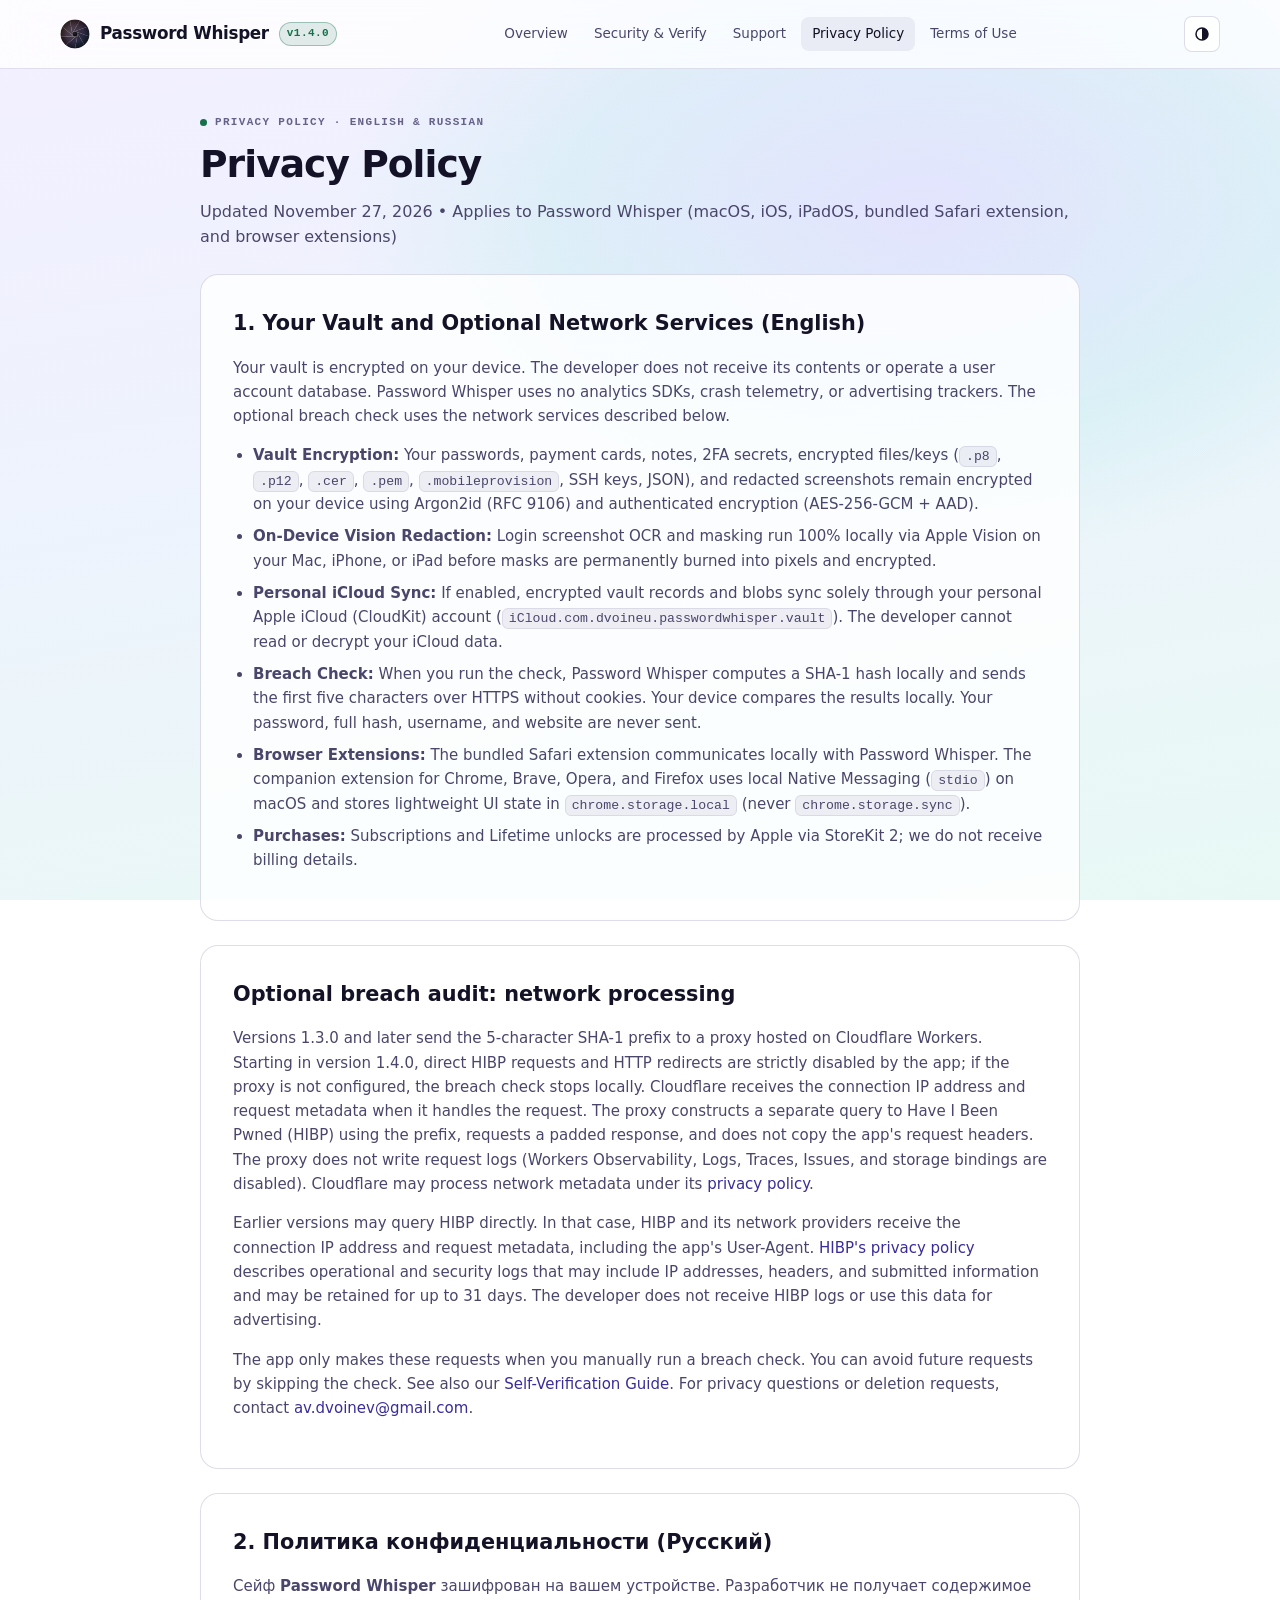
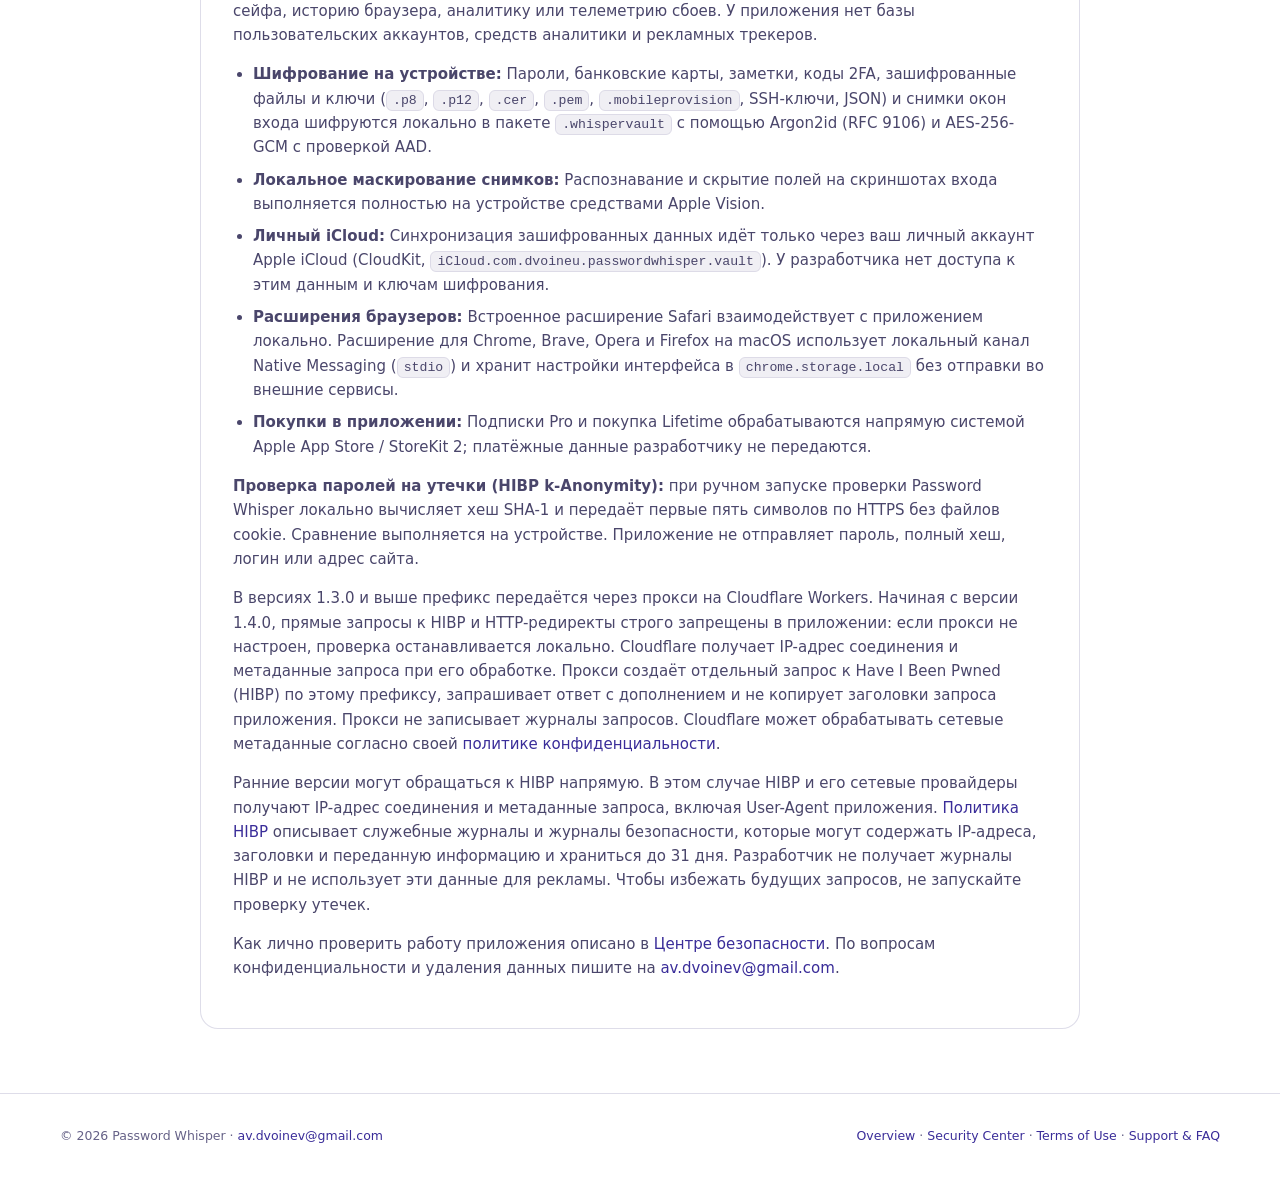
<file: privacy/index.html>
<!DOCTYPE html>
<html lang="en">
<head>
  <meta charset="utf-8">
  <meta name="viewport" content="width=device-width, initial-scale=1">
  <meta name="color-scheme" content="light dark">
  <script>
    try {
      var t = localStorage.getItem('pw-site-theme');
      var m = document.querySelector('meta[name="color-scheme"]');
      if (t === 'night' || t === 'dusk') { m.content = 'dark'; document.documentElement.dataset.sentinelTheme = t; }
      else if (t === 'day') { m.content = 'light'; document.documentElement.dataset.sentinelTheme = 'day'; }
    } catch (e) {}
  </script>
  <title>Privacy Policy — Password Whisper</title>
  <meta name="description" content="Zero-Knowledge Privacy Policy for Password Whisper (macOS, iOS, iPadOS, Safari, Chrome, Brave, Opera, and Firefox). Updated November 27, 2026.">
  <link rel="canonical" href="https://dvoineu.github.io/password-whisper-site/privacy/">
  <link rel="icon" type="image/svg+xml" href="../assets/sentinel-iris.svg">
  <link rel="stylesheet" href="../style.css">
  <script src="../app.js" defer></script>
</head>
<body>
  <div class="scroll-progress-bar" aria-hidden="true"></div>
  <a class="skip-link" href="#main-content">Skip to main content</a>

  <header class="site-header">
    <div class="container header-inner">
      <a class="brand" href="../">
        <img class="brand-mark" src="../assets/sentinel-iris.svg" alt="" width="30" height="30">
        <span>Password Whisper</span>
        <span class="version-pill">v1.4.0</span>
      </a>

      <nav aria-label="Primary navigation">
        <ul class="nav-links">
          <li><a href="../">Overview</a></li>
          <li><a href="../security/">Security &amp; Verify</a></li>
          <li><a href="../support/">Support</a></li>
          <li><a href="./" aria-current="page">Privacy Policy</a></li>
          <li><a href="../terms/">Terms of Use</a></li>
        </ul>
      </nav>

      <div class="header-controls">
        <button type="button" class="btn btn--soft theme-popover-btn" popovertarget="theme-popover" aria-label="Appearance theme" title="Theme">
          <svg width="16" height="16" viewBox="0 0 16 16" fill="none" aria-hidden="true">
            <circle cx="8" cy="8" r="6" stroke="currentColor" stroke-width="1.5"/>
            <path d="M8 2a6 6 0 0 1 0 12V2Z" fill="currentColor"/>
          </svg>
        </button>

        <button type="button" id="mobile-menu-open" class="btn btn--soft mobile-menu-btn" aria-label="Open menu">
          <svg width="18" height="18" viewBox="0 0 18 18" fill="none" aria-hidden="true">
            <path d="M2.5 4.5h13M2.5 9h13M2.5 13.5h13" stroke="currentColor" stroke-width="1.8" stroke-linecap="round"/>
          </svg>
        </button>
      </div>
    </div>
  </header>

  <div id="theme-popover" class="theme-popover" popover>
    <div class="theme-popover-list" role="group" aria-label="Color theme">
      <button type="button" class="seg-btn" data-theme-choice="system" aria-pressed="true"><span>Auto (System)</span><span class="theme-swatch" style="background: linear-gradient(135deg, #10131a 50%, #f3efff 50%);"></span></button>
      <button type="button" class="seg-btn" data-theme-choice="night" aria-pressed="false"><span>Night</span><span class="theme-swatch" style="background: #10131a;"></span></button>
      <button type="button" class="seg-btn" data-theme-choice="dusk" aria-pressed="false"><span>Dusk</span><span class="theme-swatch" style="background: linear-gradient(160deg, #744a8b, #2f3378);"></span></button>
      <button type="button" class="seg-btn" data-theme-choice="day" aria-pressed="false"><span>Day · Pearl</span><span class="theme-swatch" style="background: linear-gradient(160deg, #f3efff, #e8f9f5);"></span></button>
    </div>
  </div>

  <main id="main-content" class="container container--narrow" style="padding-top: 40px;">
    <section>
      <p class="eyebrow"><span class="eyebrow-dot"></span><span>PRIVACY POLICY · ENGLISH &amp; RUSSIAN</span></p>
      <h1 class="section-title">Privacy Policy</h1>
      <p class="section-lead">Updated November 27, 2026 • Applies to Password Whisper (macOS, iOS, iPadOS, bundled Safari extension, and browser extensions)</p>
    </section>

    <section class="doc-section">
      <h2>1. Your Vault and Optional Network Services (English)</h2>
      <p>Your vault is encrypted on your device. The developer does not receive its contents or operate a user account database. Password Whisper uses no analytics SDKs, crash telemetry, or advertising trackers. The optional breach check uses the network services described below.</p>
      <ul>
        <li><strong>Vault Encryption:</strong> Your passwords, payment cards, notes, 2FA secrets, encrypted files/keys (<code>.p8</code>, <code>.p12</code>, <code>.cer</code>, <code>.pem</code>, <code>.mobileprovision</code>, SSH keys, JSON), and redacted screenshots remain encrypted on your device using Argon2id (RFC 9106) and authenticated encryption (AES-256-GCM + AAD).</li>
        <li><strong>On-Device Vision Redaction:</strong> Login screenshot OCR and masking run 100% locally via Apple Vision on your Mac, iPhone, or iPad before masks are permanently burned into pixels and encrypted.</li>
        <li><strong>Personal iCloud Sync:</strong> If enabled, encrypted vault records and blobs sync solely through your personal Apple iCloud (CloudKit) account (<code>iCloud.com.dvoineu.passwordwhisper.vault</code>). The developer cannot read or decrypt your iCloud data.</li>
        <li><strong>Breach Check:</strong> When you run the check, Password Whisper computes a SHA-1 hash locally and sends the first five characters over HTTPS without cookies. Your device compares the results locally. Your password, full hash, username, and website are never sent.</li>
        <li><strong>Browser Extensions:</strong> The bundled Safari extension communicates locally with Password Whisper. The companion extension for Chrome, Brave, Opera, and Firefox uses local Native Messaging (<code>stdio</code>) on macOS and stores lightweight UI state in <code>chrome.storage.local</code> (never <code>chrome.storage.sync</code>).</li>
        <li><strong>Purchases:</strong> Subscriptions and Lifetime unlocks are processed by Apple via StoreKit 2; we do not receive billing details.</li>
      </ul>
    </section>

    <section class="doc-section">
      <h2>Optional breach audit: network processing</h2>
      <p>Versions 1.3.0 and later send the 5-character SHA-1 prefix to a proxy hosted on Cloudflare Workers. Starting in version 1.4.0, direct HIBP requests and HTTP redirects are strictly disabled by the app; if the proxy is not configured, the breach check stops locally. Cloudflare receives the connection IP address and request metadata when it handles the request. The proxy constructs a separate query to Have I Been Pwned (HIBP) using the prefix, requests a padded response, and does not copy the app's request headers. The proxy does not write request logs (Workers Observability, Logs, Traces, Issues, and storage bindings are disabled). Cloudflare may process network metadata under its <a href="https://www.cloudflare.com/privacypolicy/">privacy policy</a>.</p>
      <p>Earlier versions may query HIBP directly. In that case, HIBP and its network providers receive the connection IP address and request metadata, including the app's User-Agent. <a href="https://haveibeenpwned.com/privacy/">HIBP's privacy policy</a> describes operational and security logs that may include IP addresses, headers, and submitted information and may be retained for up to 31 days. The developer does not receive HIBP logs or use this data for advertising.</p>
      <p>The app only makes these requests when you manually run a breach check. You can avoid future requests by skipping the check. See also our <a href="../security/#verify-yourself">Self-Verification Guide</a>. For privacy questions or deletion requests, contact <a href="mailto:av.dvoinev@gmail.com">av.dvoinev@gmail.com</a>.</p>
    </section>

    <section class="doc-section" lang="ru">
      <h2>2. Политика конфиденциальности (Русский)</h2>
      <p>Сейф <strong>Password Whisper</strong> зашифрован на вашем устройстве. Разработчик не получает содержимое сейфа, историю браузера, аналитику или телеметрию сбоев. У приложения нет базы пользовательских аккаунтов, средств аналитики и рекламных трекеров.</p>
      <ul>
        <li><strong>Шифрование на устройстве:</strong> Пароли, банковские карты, заметки, коды 2FA, зашифрованные файлы и ключи (<code>.p8</code>, <code>.p12</code>, <code>.cer</code>, <code>.pem</code>, <code>.mobileprovision</code>, SSH-ключи, JSON) и снимки окон входа шифруются локально в пакете <code>.whispervault</code> с помощью Argon2id (RFC 9106) и AES-256-GCM с проверкой AAD.</li>
        <li><strong>Локальное маскирование снимков:</strong> Распознавание и скрытие полей на скриншотах входа выполняется полностью на устройстве средствами Apple Vision.</li>
        <li><strong>Личный iCloud:</strong> Синхронизация зашифрованных данных идёт только через ваш личный аккаунт Apple iCloud (CloudKit, <code>iCloud.com.dvoineu.passwordwhisper.vault</code>). У разработчика нет доступа к этим данным и ключам шифрования.</li>
        <li><strong>Расширения браузеров:</strong> Встроенное расширение Safari взаимодействует с приложением локально. Расширение для Chrome, Brave, Opera и Firefox на macOS использует локальный канал Native Messaging (<code>stdio</code>) и хранит настройки интерфейса в <code>chrome.storage.local</code> без отправки во внешние сервисы.</li>
        <li><strong>Покупки в приложении:</strong> Подписки Pro и покупка Lifetime обрабатываются напрямую системой Apple App Store / StoreKit 2; платёжные данные разработчику не передаются.</li>
      </ul>
      <p><strong>Проверка паролей на утечки (HIBP k-Anonymity):</strong> при ручном запуске проверки Password Whisper локально вычисляет хеш SHA-1 и передаёт первые пять символов по HTTPS без файлов cookie. Сравнение выполняется на устройстве. Приложение не отправляет пароль, полный хеш, логин или адрес сайта.</p>
      <p>В версиях 1.3.0 и выше префикс передаётся через прокси на Cloudflare Workers. Начиная с версии 1.4.0, прямые запросы к HIBP и HTTP-редиректы строго запрещены в приложении: если прокси не настроен, проверка останавливается локально. Cloudflare получает IP-адрес соединения и метаданные запроса при его обработке. Прокси создаёт отдельный запрос к Have I Been Pwned (HIBP) по этому префиксу, запрашивает ответ с дополнением и не копирует заголовки запроса приложения. Прокси не записывает журналы запросов. Cloudflare может обрабатывать сетевые метаданные согласно своей <a href="https://www.cloudflare.com/privacypolicy/">политике конфиденциальности</a>.</p>
      <p>Ранние версии могут обращаться к HIBP напрямую. В этом случае HIBP и его сетевые провайдеры получают IP-адрес соединения и метаданные запроса, включая User-Agent приложения. <a href="https://haveibeenpwned.com/privacy/">Политика HIBP</a> описывает служебные журналы и журналы безопасности, которые могут содержать IP-адреса, заголовки и переданную информацию и храниться до 31 дня. Разработчик не получает журналы HIBP и не использует эти данные для рекламы. Чтобы избежать будущих запросов, не запускайте проверку утечек.</p>
      <p>Как лично проверить работу приложения описано в <a href="../security/#verify-yourself">Центре безопасности</a>. По вопросам конфиденциальности и удаления данных пишите на <a href="mailto:av.dvoinev@gmail.com">av.dvoinev@gmail.com</a>.</p>
    </section>
  </main>

  <footer class="site-footer">
    <div class="container">
      <div class="footer-bottom" style="margin-top: 0; border-top: 0; padding-top: 0;">
        <span>© 2026 Password Whisper · <a href="mailto:av.dvoinev@gmail.com">av.dvoinev@gmail.com</a></span>
        <span><a href="../">Overview</a> · <a href="../security/">Security Center</a> · <a href="../terms/">Terms of Use</a> · <a href="../support/">Support &amp; FAQ</a></span>
      </div>
    </div>
  </footer>

  <dialog id="mobile-nav-drawer" class="nav-drawer" closedby="any" aria-label="Site navigation">
    <div style="display: flex; align-items: center; justify-content: space-between; gap: 12px;">
      <span class="brand"><img class="brand-mark" src="../assets/sentinel-iris.svg" alt="" width="26" height="26"><span>Password Whisper</span></span>
      <form method="dialog"><button type="submit" class="btn btn--ghost btn--sm" aria-label="Close menu">✕</button></form>
    </div>
    <div class="drawer-links">
      <a href="../">Overview</a>
      <a href="../security/">Security &amp; Verify</a>
      <a href="../support/">Support</a>
      <a href="./">Privacy Policy</a>
      <a href="../terms/">Terms of Use</a>
    </div>
  </dialog>
</body>
</html>
</file>
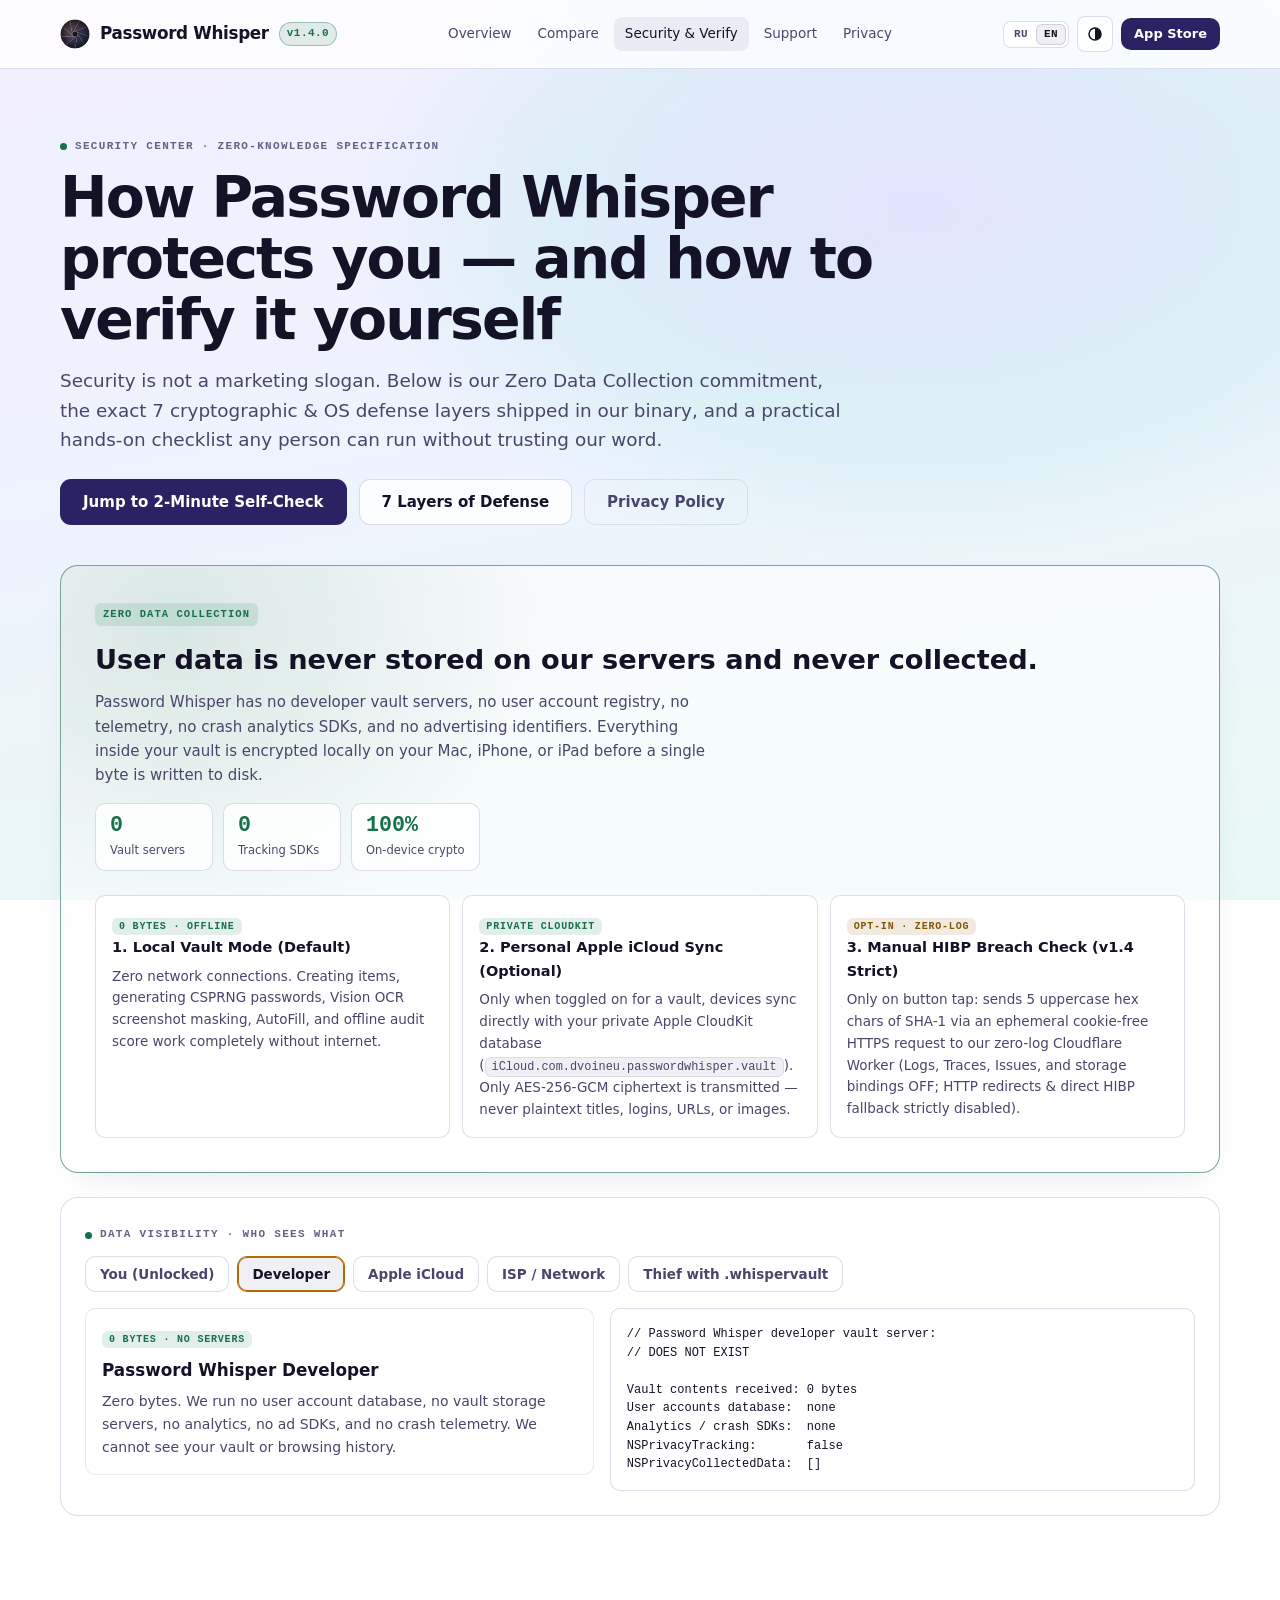
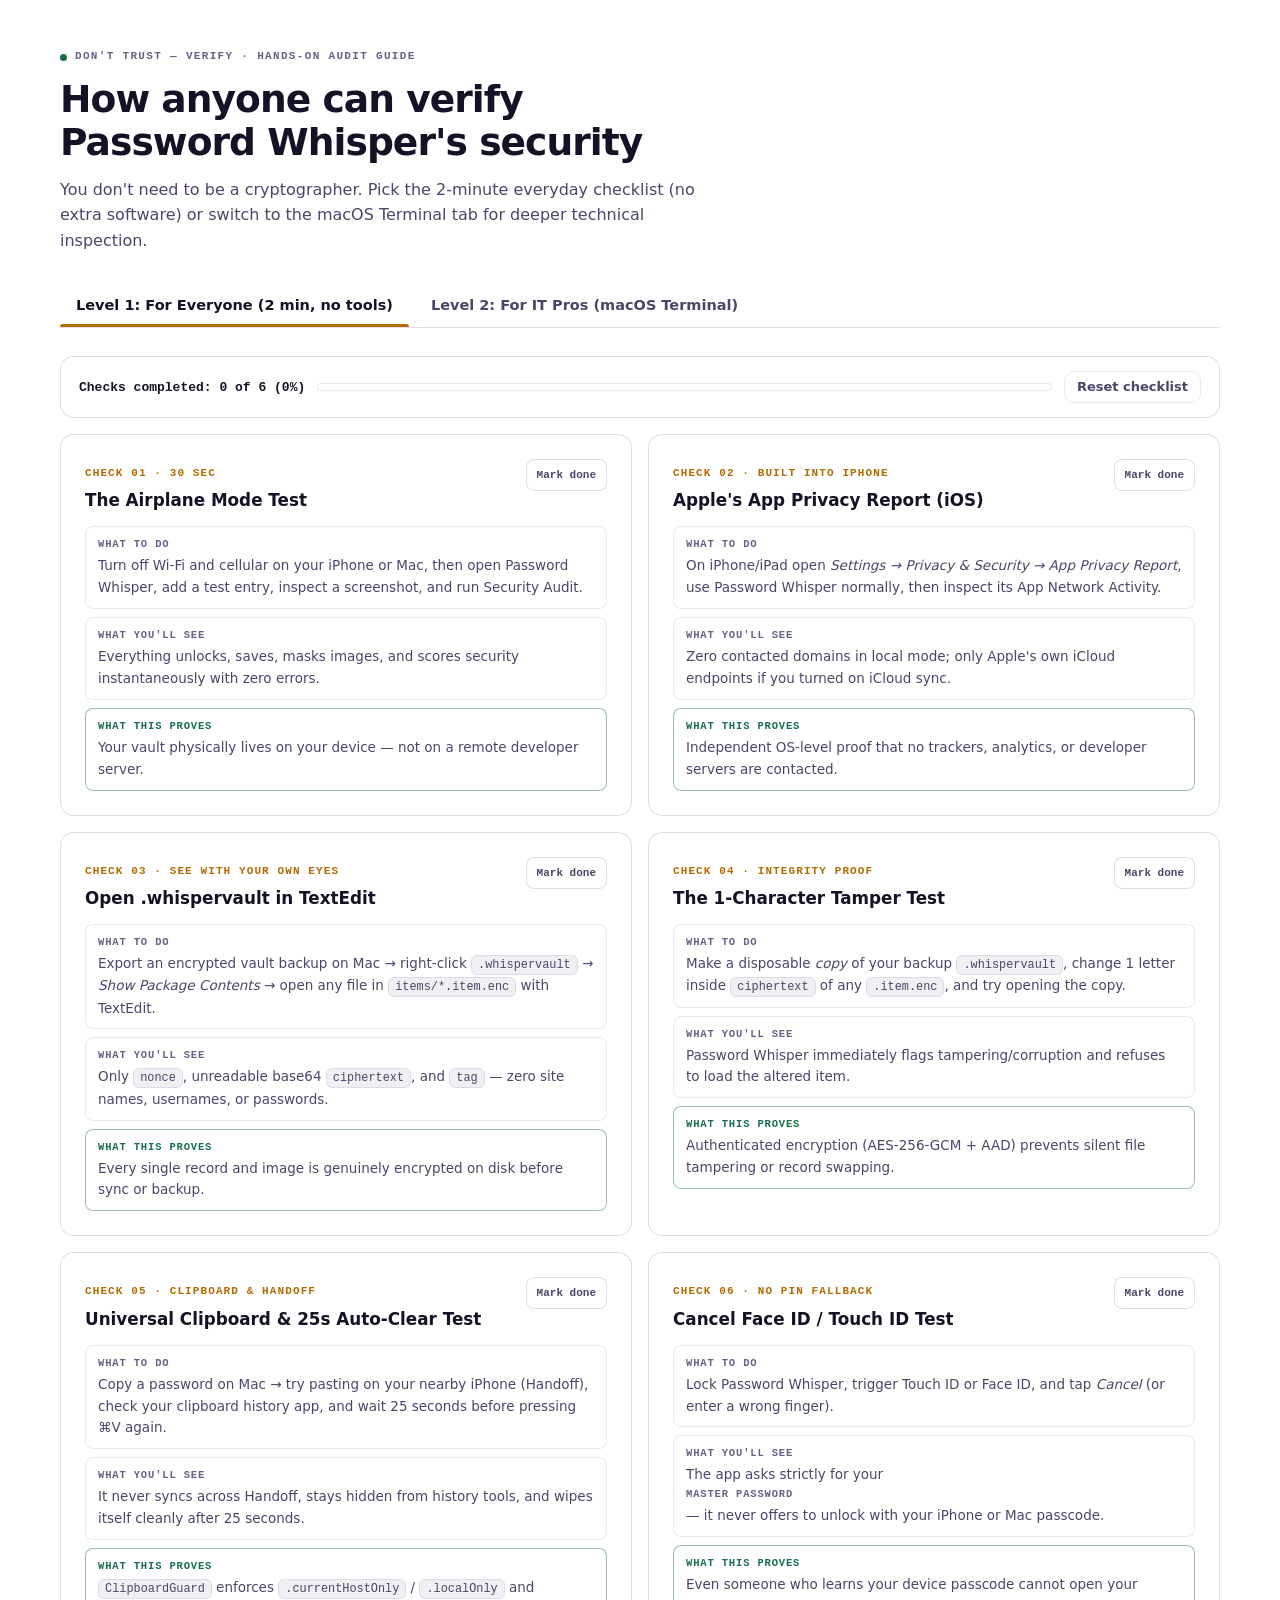
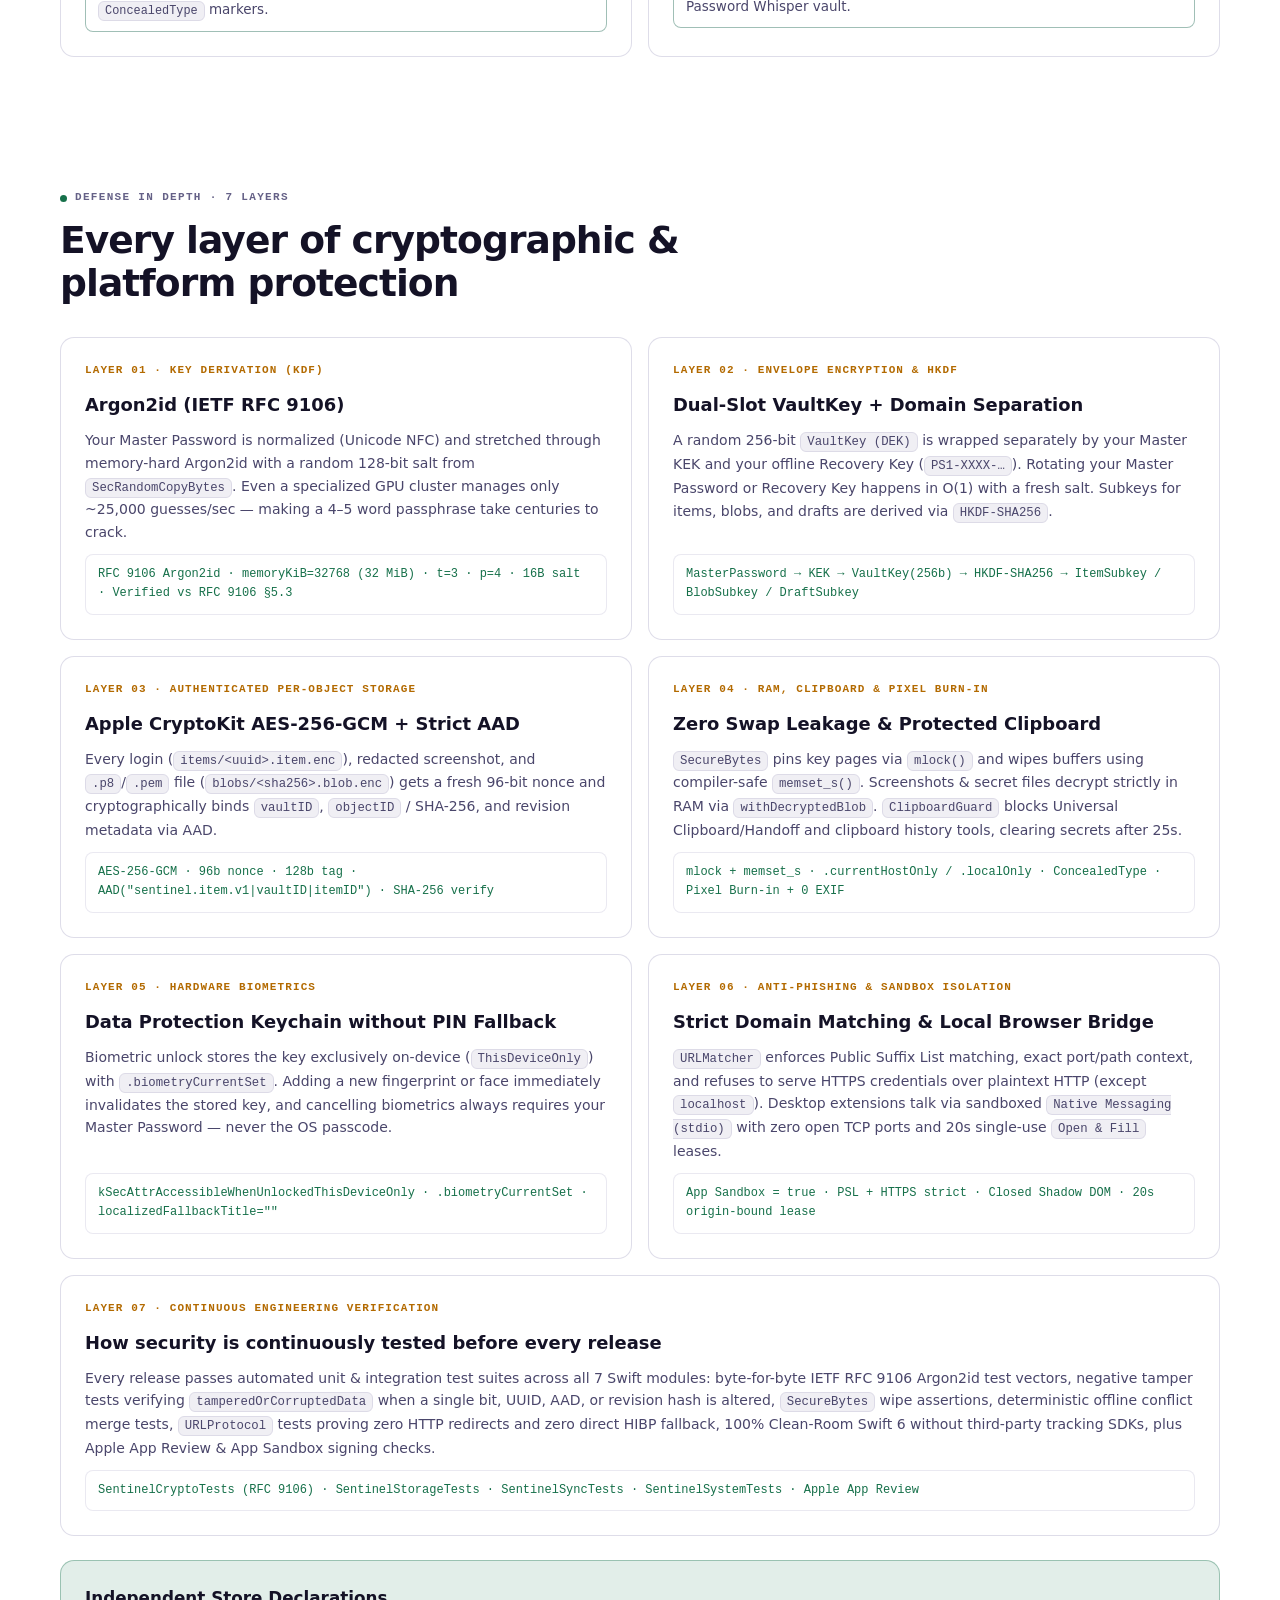
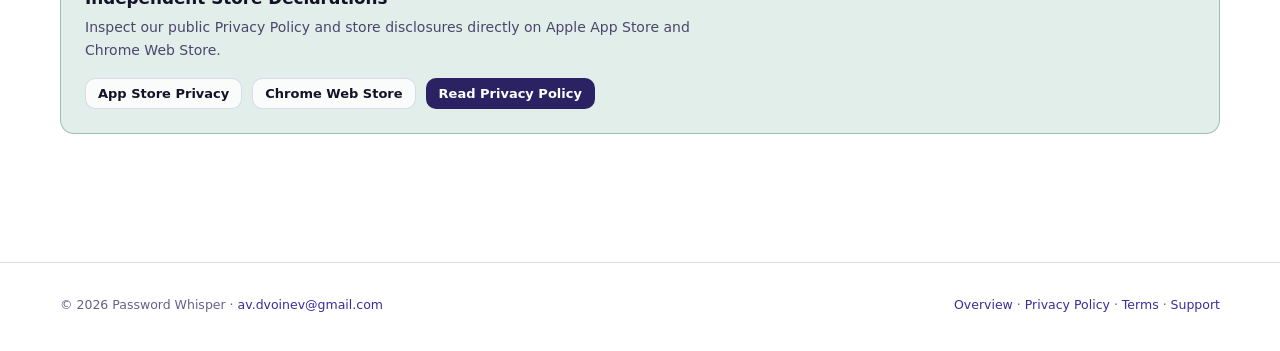
<file: security/index.html>
<!DOCTYPE html>
<html lang="en" data-title-en="Security Architecture &amp; Self-Verification — Password Whisper" data-title-ru="Центр безопасности и самостоятельная проверка — Password Whisper">
<head>
  <meta charset="utf-8">
  <meta name="viewport" content="width=device-width, initial-scale=1">
  <meta name="color-scheme" content="light dark">
  <script>
    try {
      var t = localStorage.getItem('pw-site-theme');
      var m = document.querySelector('meta[name="color-scheme"]');
      if (t === 'night' || t === 'dusk') { m.content = 'dark'; document.documentElement.dataset.sentinelTheme = t; }
      else if (t === 'day') { m.content = 'light'; document.documentElement.dataset.sentinelTheme = 'day'; }
      var l = localStorage.getItem('pw-site-lang');
      document.documentElement.dataset.uiLang = (l === 'ru' || l === 'en') ? l : ((navigator.language || '').toLowerCase().startsWith('ru') ? 'ru' : 'en');
    } catch (e) {}
  </script>
  <title>Security Architecture &amp; Self-Verification — Password Whisper</title>
  <meta name="description" content="Complete 7-layer security architecture of Password Whisper: Argon2id RFC 9106 (32 MiB), AES-256-GCM + AAD, mlock/memset_s, zero data collection, and step-by-step guide to verify security yourself.">
  <link rel="canonical" href="https://dvoineu.github.io/password-whisper-site/security/">
  <meta property="og:type" content="article">
  <meta property="og:url" content="https://dvoineu.github.io/password-whisper-site/security/">
  <meta property="og:title" content="Security Center &amp; Verify It Yourself — Password Whisper">
  <meta property="og:description" content="Your data is never stored on our servers and never collected. Inspect all 7 layers of defense and verify Password Whisper yourself in 2 minutes.">
  <meta property="og:image" content="https://dvoineu.github.io/password-whisper-site/assets/og-card.png">
  <link rel="icon" type="image/svg+xml" href="../assets/sentinel-iris.svg">
  <link rel="stylesheet" href="../style.css">
  <script src="../app.js" defer></script>
</head>
<body>
  <div class="scroll-progress-bar" aria-hidden="true"></div>
  <a class="skip-link" href="#main-content">
    <span data-lang="en">Skip to main content</span>
    <span data-lang="ru">Перейти к основному содержимому</span>
  </a>

  <header class="site-header">
    <div class="container header-inner">
      <a class="brand" href="../">
        <img class="brand-mark" src="../assets/sentinel-iris.svg" alt="" width="30" height="30">
        <span>Password Whisper</span>
        <span class="version-pill">v1.4.0</span>
      </a>

      <nav aria-label="Primary navigation">
        <ul class="nav-links">
          <li><a href="../"><span data-lang="en">Overview</span><span data-lang="ru">Главная</span></a></li>
          <li><a href="../#compare"><span data-lang="en">Compare</span><span data-lang="ru">Сравнение</span></a></li>
          <li><a href="./" aria-current="page"><span data-lang="en">Security &amp; Verify</span><span data-lang="ru">Безопасность</span></a></li>
          <li><a href="../support/"><span data-lang="en">Support</span><span data-lang="ru">Поддержка</span></a></li>
          <li><a href="../privacy/"><span data-lang="en">Privacy</span><span data-lang="ru">Политика</span></a></li>
        </ul>
      </nav>

      <div class="header-controls">
        <div class="seg-control" role="group" aria-label="Language">
          <button type="button" class="seg-btn" data-lang-choice="ru" aria-pressed="false">RU</button>
          <button type="button" class="seg-btn" data-lang-choice="en" aria-pressed="true">EN</button>
        </div>

        <button type="button" class="btn btn--soft theme-popover-btn" popovertarget="theme-popover" aria-label="Appearance theme" title="Theme">
          <svg width="16" height="16" viewBox="0 0 16 16" fill="none" aria-hidden="true">
            <circle cx="8" cy="8" r="6" stroke="currentColor" stroke-width="1.5"/>
            <path d="M8 2a6 6 0 0 1 0 12V2Z" fill="currentColor"/>
          </svg>
        </button>

        <a class="btn btn--primary btn--sm header-cta" href="https://apps.apple.com/app/id6834912021" target="_blank" rel="noopener">App Store</a>

        <button type="button" id="mobile-menu-open" class="btn btn--soft mobile-menu-btn" aria-label="Open menu">
          <svg width="18" height="18" viewBox="0 0 18 18" fill="none" aria-hidden="true">
            <path d="M2.5 4.5h13M2.5 9h13M2.5 13.5h13" stroke="currentColor" stroke-width="1.8" stroke-linecap="round"/>
          </svg>
        </button>
      </div>
    </div>
  </header>

  <div id="theme-popover" class="theme-popover" popover>
    <div class="theme-popover-list" role="group" aria-label="Color theme">
      <button type="button" class="seg-btn" data-theme-choice="system" aria-pressed="true"><span><span data-lang="en">Auto (System)</span><span data-lang="ru">Авто (система)</span></span><span class="theme-swatch" style="background: linear-gradient(135deg, #10131a 50%, #f3efff 50%);"></span></button>
      <button type="button" class="seg-btn" data-theme-choice="night" aria-pressed="false"><span><span data-lang="en">Night</span><span data-lang="ru">Ночь</span></span><span class="theme-swatch" style="background: #10131a;"></span></button>
      <button type="button" class="seg-btn" data-theme-choice="dusk" aria-pressed="false"><span><span data-lang="en">Dusk</span><span data-lang="ru">Сумерки</span></span><span class="theme-swatch" style="background: linear-gradient(160deg, #744a8b, #2f3378);"></span></button>
      <button type="button" class="seg-btn" data-theme-choice="day" aria-pressed="false"><span><span data-lang="en">Day · Pearl</span><span data-lang="ru">День · Перламутр</span></span><span class="theme-swatch" style="background: linear-gradient(160deg, #f3efff, #e8f9f5);"></span></button>
    </div>
  </div>

  <main id="main-content">
    <!-- Hero -->
    <section class="hero-section" style="padding-bottom: var(--space-5);">
      <div class="container">
        <p class="eyebrow"><span class="eyebrow-dot"></span><span><span data-lang="en">SECURITY CENTER · ZERO-KNOWLEDGE SPECIFICATION</span><span data-lang="ru">ЦЕНТР БЕЗОПАСНОСТИ · ПРОВЕРЯЕМАЯ АРХИТЕКТУРА</span></span></p>
        <h1 class="hero-title" style="max-width: 22ch;">
          <span data-lang="en">How Password Whisper protects you — and how to verify it yourself</span>
          <span data-lang="ru">Как устроена защита Password Whisper — и как проверить её самому</span>
        </h1>
        <p class="hero-subtitle" style="max-width: 68ch;">
          <span data-lang="en">Security is not a marketing slogan. Below is our Zero Data Collection commitment, the exact 7 cryptographic &amp; OS defense layers shipped in our binary, and a practical hands-on checklist any person can run without trusting our word.</span>
          <span data-lang="ru">Безопасность — не рекламный лозунг. Ниже собраны наше заявление о нулевом сборе данных, точное описание всех 7 эшелонов криптографической и системной защиты в коде приложения и пошаговый гайд, как обычному человеку лично проверить всё за 2 минуты.</span>
        </p>
        <div class="hero-actions" style="margin-bottom: 0;">
          <a class="btn btn--primary btn--lg" href="#verify-yourself">
            <span data-lang="en">Jump to 2-Minute Self-Check</span>
            <span data-lang="ru">Проверить самому за 2 минуты</span>
          </a>
          <a class="btn btn--soft btn--lg" href="#seven-layers">
            <span data-lang="en">7 Layers of Defense</span>
            <span data-lang="ru">7 уровней защиты</span>
          </a>
          <a class="btn btn--ghost btn--lg" href="../privacy/">
            <span data-lang="en">Privacy Policy</span>
            <span data-lang="ru">Политика конфиденциальности</span>
          </a>
        </div>
      </div>
    </section>

    <!-- Zero Data Collection Manifesto + Network Perimeter -->
    <section class="section-block" style="padding-top: var(--space-4);">
      <div class="container">
        <div class="zero-manifesto">
          <div class="zero-manifesto-top">
            <div>
              <span class="card-tag"><span data-lang="en">ZERO DATA COLLECTION</span><span data-lang="ru">НУЛЕВОЙ СБОР ДАННЫХ</span></span>
              <h3>
                <span data-lang="en">User data is never stored on our servers and never collected.</span>
                <span data-lang="ru">Данные наших пользователей нигде не хранятся и не собираются.</span>
              </h3>
              <p>
                <span data-lang="en">Password Whisper has no developer vault servers, no user account registry, no telemetry, no crash analytics SDKs, and no advertising identifiers. Everything inside your vault is encrypted locally on your Mac, iPhone, or iPad before a single byte is written to disk.</span>
                <span data-lang="ru">У Password Whisper нет серверов хранения сейфов, нет базы аккаунтов, нет аналитики, рекламных трекеров и телеметрии сбоев. Любая запись, скриншот и файл шифруются строго локально на вашем Mac, iPhone или iPad ещё до записи на диск.</span>
              </p>
            </div>
            <div class="zero-kpis">
              <div class="zero-kpi"><strong>0</strong><span><span data-lang="en">Vault servers</span><span data-lang="ru">Серверов сейфа</span></span></div>
              <div class="zero-kpi"><strong>0</strong><span><span data-lang="en">Tracking SDKs</span><span data-lang="ru">Трекинг-SDK</span></span></div>
              <div class="zero-kpi"><strong>100%</strong><span><span data-lang="en">On-device crypto</span><span data-lang="ru">Локальная крипто</span></span></div>
            </div>
          </div>

          <div class="network-perimeter-grid">
            <article class="perimeter-card">
              <span class="chip chip--safe">0 BYTES · OFFLINE</span>
              <h4><span data-lang="en">1. Local Vault Mode (Default)</span><span data-lang="ru">1. Локальный режим (по умолчанию)</span></h4>
              <p><span data-lang="en">Zero network connections. Creating items, generating CSPRNG passwords, Vision OCR screenshot masking, AutoFill, and offline audit score work completely without internet.</span><span data-lang="ru">Ноль сетевых соединений. Создание записей, генератор CSPRNG, маскирование Vision OCR, автозаполнение и аудит работают без интернета.</span></p>
            </article>
            <article class="perimeter-card">
              <span class="chip chip--safe">PRIVATE CLOUDKIT</span>
              <h4><span data-lang="en">2. Personal Apple iCloud Sync (Optional)</span><span data-lang="ru">2. Личный iCloud (включается вручную)</span></h4>
              <p><span data-lang="en">Only when toggled on for a vault, devices sync directly with your private Apple CloudKit database (<code>iCloud.com.dvoineu.passwordwhisper.vault</code>). Only AES-256-GCM ciphertext is transmitted — never plaintext titles, logins, URLs, or images.</span><span data-lang="ru">Только при включении тумблера устройства обмениваются шифротекстом напрямую через вашу приватную базу CloudKit (<code>iCloud.com.dvoineu.passwordwhisper.vault</code>) — без открытых названий, логинов, URL и картинок.</span></p>
            </article>
            <article class="perimeter-card">
              <span class="chip chip--warn">OPT-IN · ZERO-LOG</span>
              <h4><span data-lang="en">3. Manual HIBP Breach Check (v1.4 Strict)</span><span data-lang="ru">3. Ручная проверка утечек (v1.4 строгая)</span></h4>
              <p><span data-lang="en">Only on button tap: sends 5 uppercase hex chars of SHA-1 via an ephemeral cookie-free HTTPS request to our zero-log Cloudflare Worker (Logs, Traces, Issues, and storage bindings OFF; HTTP redirects &amp; direct HIBP fallback strictly disabled).</span><span data-lang="ru">Только по нажатию кнопки: отправляет 5 hex-символов SHA-1 через ephemeral HTTPS без cookie и редиректов на stateless-прокси Cloudflare Workers (логи, трейсы и хранилища отключены; прямой fallback на HIBP удалён).</span></p>
            </article>
          </div>
        </div>

        <!-- Who Sees What Matrix -->
        <div class="observer-box">
          <p class="eyebrow"><span class="eyebrow-dot"></span><span><span data-lang="en">DATA VISIBILITY · WHO SEES WHAT</span><span data-lang="ru">МАТРИЦА ДОСТУПА · ЧТО ВИДИТ КАЖДАЯ СТОРОНА</span></span></p>
          <div class="observer-roles" role="group" aria-label="Select observer perspective">
            <button type="button" class="observer-role-btn" data-observer-role="you" aria-pressed="false"><span data-lang="en">You (Unlocked)</span><span data-lang="ru">Вы (с паролем)</span></button>
            <button type="button" class="observer-role-btn" data-observer-role="dev" aria-pressed="true"><span data-lang="en">Developer</span><span data-lang="ru">Разработчик</span></button>
            <button type="button" class="observer-role-btn" data-observer-role="icloud" aria-pressed="false"><span data-lang="en">Apple iCloud</span><span data-lang="ru">Apple iCloud</span></button>
            <button type="button" class="observer-role-btn" data-observer-role="network" aria-pressed="false"><span data-lang="en">ISP / Network</span><span data-lang="ru">Сеть / Провайдер</span></button>
            <button type="button" class="observer-role-btn" data-observer-role="attacker" aria-pressed="false"><span data-lang="en">Thief with .whispervault</span><span data-lang="ru">Вор с файлом сейфа</span></button>
          </div>

          <div class="observer-stage">
            <div class="observer-verdict">
              <span class="chip chip--safe" id="observer-badge">0 BYTES · NO SERVERS</span>
              <h4 id="observer-title">Password Whisper Developer</h4>
              <p id="observer-desc"></p>
            </div>
            <pre class="observer-dump" id="observer-dump" tabindex="0"></pre>
          </div>
        </div>
      </div>
    </section>

    <!-- =====================================================================
         HOW TO VERIFY SECURITY YOURSELF — TWO LEVELS (#84)
         ===================================================================== -->
    <section id="verify-yourself" class="section-block reveal">
      <div class="container">
        <div class="section-header">
          <p class="eyebrow"><span class="eyebrow-dot"></span><span><span data-lang="en">DON'T TRUST — VERIFY · HANDS-ON AUDIT GUIDE</span><span data-lang="ru">НЕ ВЕРЬТЕ НА СЛОВО — ПРОВЕРЬТЕ САМИ</span></span></p>
          <h2 class="section-title">
            <span data-lang="en">How anyone can verify Password Whisper's security</span>
            <span data-lang="ru">Как обычному человеку проверить приложение на безопасность</span>
          </h2>
          <p class="section-lead">
            <span data-lang="en">You don't need to be a cryptographer. Pick the 2-minute everyday checklist (no extra software) or switch to the macOS Terminal tab for deeper technical inspection.</span>
            <span data-lang="ru">Для проверки не нужно быть программистом. Пройдите 6 простых проверок за 2 минуты без сторонних программ — или переключитесь на вкладку для специалистов с командами macOS Terminal.</span>
          </p>
        </div>

        <div class="tabs-wrapper" data-tabs>
          <div class="tablist-scroller" role="tablist" focusgroup="tablist nomemory" aria-label="Verification skill level">
            <button type="button" class="tab-btn" role="tab" id="ver-tab-basic" aria-selected="true" focusgroupstart tabindex="0">
              <span data-lang="en">Level 1: For Everyone (2 min, no tools)</span>
              <span data-lang="ru">Уровень 1: Для любого человека (2 мин, без программ)</span>
            </button>
            <button type="button" class="tab-btn" role="tab" id="ver-tab-pro" aria-selected="false" tabindex="-1">
              <span data-lang="en">Level 2: For IT Pros (macOS Terminal)</span>
              <span data-lang="ru">Уровень 2: Для специалистов (macOS Terminal)</span>
            </button>
          </div>

          <div class="tab-panels-stack">
            <!-- Level 1: Everyday User 6 Checks -->
            <div role="tabpanel" aria-labelledby="ver-tab-basic">
              <div class="tab-panel-inner">
                <div class="verify-progress-wrap">
                  <strong class="mono-num" id="verify-progress-text" style="font-size: 13px;">Checks completed: 0 of 6 (0%)</strong>
                  <div class="verify-bar-track" aria-hidden="true"><div class="verify-bar-fill" id="verify-bar-fill"></div></div>
                  <button type="button" id="verify-reset-btn" class="btn btn--ghost btn--sm">
                    <span data-lang="en">Reset checklist</span><span data-lang="ru">Сбросить</span>
                  </button>
                </div>

                <div class="verify-grid">
                  <!-- Check 1 -->
                  <article class="verify-card" data-verify-id="airplane" data-checked="false">
                    <div class="verify-card-head">
                      <div>
                        <span class="defense-num">CHECK 01 · 30 SEC</span>
                        <h3><span data-lang="en">The Airplane Mode Test</span><span data-lang="ru">Тест «Авиарежим»</span></h3>
                      </div>
                      <button type="button" class="verify-check-btn" aria-pressed="false">Mark done</button>
                    </div>
                    <div class="verify-trio">
                      <div><strong><span data-lang="en">What to do</span><span data-lang="ru">Что сделать</span></strong><span data-lang="en">Turn off Wi-Fi and cellular on your iPhone or Mac, then open Password Whisper, add a test entry, inspect a screenshot, and run Security Audit.</span><span data-lang="ru">Выключите Wi-Fi и мобильную сеть на iPhone или Mac. Откройте Password Whisper, создайте тестовую запись, посмотрите скриншот и запустите аудит.</span></div>
                      <div><strong><span data-lang="en">What you'll see</span><span data-lang="ru">Что вы увидите</span></strong><span data-lang="en">Everything unlocks, saves, masks images, and scores security instantaneously with zero errors.</span><span data-lang="ru">Сейф мгновенно открывается, сохраняет записи, маскирует снимки и считает оценку защиты без единой ошибки.</span></div>
                      <div class="verify-proof"><strong><span data-lang="en">What this proves</span><span data-lang="ru">Что это доказывает</span></strong><span data-lang="en">Your vault physically lives on your device — not on a remote developer server.</span><span data-lang="ru">Ваши пароли физически хранятся на вашем устройстве, а не на стороннем сервере.</span></div>
                    </div>
                  </article>

                  <!-- Check 2 -->
                  <article class="verify-card" data-verify-id="ios-report" data-checked="false">
                    <div class="verify-card-head">
                      <div>
                        <span class="defense-num">CHECK 02 · BUILT INTO IPHONE</span>
                        <h3><span data-lang="en">Apple's App Privacy Report (iOS)</span><span data-lang="ru">Отчёт о конфиденциальности приложений (iOS)</span></h3>
                      </div>
                      <button type="button" class="verify-check-btn" aria-pressed="false">Mark done</button>
                    </div>
                    <div class="verify-trio">
                      <div><strong><span data-lang="en">What to do</span><span data-lang="ru">Что сделать</span></strong><span data-lang="en">On iPhone/iPad open <em>Settings → Privacy &amp; Security → App Privacy Report</em>, use Password Whisper normally, then inspect its App Network Activity.</span><span data-lang="ru">На iPhone/iPad откройте <em>Настройки → Конфиденциальность и безопасность → Отчёт о конфиденциальности приложений</em> и посмотрите сетевую активность Password Whisper.</span></div>
                      <div><strong><span data-lang="en">What you'll see</span><span data-lang="ru">Что вы увидите</span></strong><span data-lang="en">Zero contacted domains in local mode; only Apple's own iCloud endpoints if you turned on iCloud sync.</span><span data-lang="ru">В локальном режиме список доменов пуст; при включённом iCloud — только системные адреса Apple.</span></div>
                      <div class="verify-proof"><strong><span data-lang="en">What this proves</span><span data-lang="ru">Что это доказывает</span></strong><span data-lang="en">Independent OS-level proof that no trackers, analytics, or developer servers are contacted.</span><span data-lang="ru">Независимое доказательство самой iOS: в приложении нет скрытых трекеров, аналитики и «домашних» серверов.</span></div>
                    </div>
                  </article>

                  <!-- Check 3 -->
                  <article class="verify-card" data-verify-id="open-vault" data-checked="false">
                    <div class="verify-card-head">
                      <div>
                        <span class="defense-num">CHECK 03 · SEE WITH YOUR OWN EYES</span>
                        <h3><span data-lang="en">Open .whispervault in TextEdit</span><span data-lang="ru">Откройте файл .whispervault в TextEdit</span></h3>
                      </div>
                      <button type="button" class="verify-check-btn" aria-pressed="false">Mark done</button>
                    </div>
                    <div class="verify-trio">
                      <div><strong><span data-lang="en">What to do</span><span data-lang="ru">Что сделать</span></strong><span data-lang="en">Export an encrypted vault backup on Mac → right-click <code>.whispervault</code> → <em>Show Package Contents</em> → open any file in <code>items/*.item.enc</code> with TextEdit.</span><span data-lang="ru">Сохраните зашифрованную копию сейфа на Mac → правый клик по <code>.whispervault</code> → <em>Показать содержимое пакета</em> → откройте любой файл <code>items/*.item.enc</code> в TextEdit.</span></div>
                      <div><strong><span data-lang="en">What you'll see</span><span data-lang="ru">Что вы увидите</span></strong><span data-lang="en">Only <code>nonce</code>, unreadable base64 <code>ciphertext</code>, and <code>tag</code> — zero site names, usernames, or passwords.</span><span data-lang="ru">Только <code>nonce</code>, нечитаемый <code>ciphertext</code> и <code>tag</code> — ни одного названия сайта, логина или пароля.</span></div>
                      <div class="verify-proof"><strong><span data-lang="en">What this proves</span><span data-lang="ru">Что это доказывает</span></strong><span data-lang="en">Every single record and image is genuinely encrypted on disk before sync or backup.</span><span data-lang="ru">Каждая запись и картинка реально зашифрованы на диске, а не просто «спрятаны за экраном входа».</span></div>
                    </div>
                  </article>

                  <!-- Check 4 -->
                  <article class="verify-card" data-verify-id="tamper" data-checked="false">
                    <div class="verify-card-head">
                      <div>
                        <span class="defense-num">CHECK 04 · INTEGRITY PROOF</span>
                        <h3><span data-lang="en">The 1-Character Tamper Test</span><span data-lang="ru">Тест подмены 1 символа (AEAD)</span></h3>
                      </div>
                      <button type="button" class="verify-check-btn" aria-pressed="false">Mark done</button>
                    </div>
                    <div class="verify-trio">
                      <div><strong><span data-lang="en">What to do</span><span data-lang="ru">Что сделать</span></strong><span data-lang="en">Make a disposable <em>copy</em> of your backup <code>.whispervault</code>, change 1 letter inside <code>ciphertext</code> of any <code>.item.enc</code>, and try opening the copy.</span><span data-lang="ru">Сделайте тестовую <em>копию</em> папки <code>.whispervault</code>, измените 1 букву в <code>ciphertext</code> файла <code>.item.enc</code> и попробуйте открыть копию.</span></div>
                      <div><strong><span data-lang="en">What you'll see</span><span data-lang="ru">Что вы увидите</span></strong><span data-lang="en">Password Whisper immediately flags tampering/corruption and refuses to load the altered item.</span><span data-lang="ru">Приложение мгновенно обнаружит подделку/повреждение и заблокирует загрузку изменённого конверта.</span></div>
                      <div class="verify-proof"><strong><span data-lang="en">What this proves</span><span data-lang="ru">Что это доказывает</span></strong><span data-lang="en">Authenticated encryption (AES-256-GCM + AAD) prevents silent file tampering or record swapping.</span><span data-lang="ru">Аутентифицированное шифрование AES-256-GCM + AAD исключает незаметную подмену или порчу данных.</span></div>
                    </div>
                  </article>

                  <!-- Check 5 -->
                  <article class="verify-card" data-verify-id="clipboard" data-checked="false">
                    <div class="verify-card-head">
                      <div>
                        <span class="defense-num">CHECK 05 · CLIPBOARD &amp; HANDOFF</span>
                        <h3><span data-lang="en">Universal Clipboard &amp; 25s Auto-Clear Test</span><span data-lang="ru">Тест буфера обмена и Handoff</span></h3>
                      </div>
                      <button type="button" class="verify-check-btn" aria-pressed="false">Mark done</button>
                    </div>
                    <div class="verify-trio">
                      <div><strong><span data-lang="en">What to do</span><span data-lang="ru">Что сделать</span></strong><span data-lang="en">Copy a password on Mac → try pasting on your nearby iPhone (Handoff), check your clipboard history app, and wait 25 seconds before pressing ⌘V again.</span><span data-lang="ru">Скопируйте пароль на Mac → попробуйте вставить на iPhone рядом (Handoff), проверьте менеджер истории буфера и подождите 25 секунд до повторного ⌘V.</span></div>
                      <div><strong><span data-lang="en">What you'll see</span><span data-lang="ru">Что вы увидите</span></strong><span data-lang="en">It never syncs across Handoff, stays hidden from history tools, and wipes itself cleanly after 25 seconds.</span><span data-lang="ru">Пароль не улетает на iPhone по Handoff, игнорируется историей буфера и сам исчезает через 25 секунд.</span></div>
                      <div class="verify-proof"><strong><span data-lang="en">What this proves</span><span data-lang="ru">Что это доказывает</span></strong><span data-lang="en"><code>ClipboardGuard</code> enforces <code>.currentHostOnly</code> / <code>.localOnly</code> and <code>ConcealedType</code> markers.</span><span data-lang="ru"><code>ClipboardGuard</code> защищает скопированные секреты на уровне API macOS и iOS.</span></div>
                    </div>
                  </article>

                  <!-- Check 6 -->
                  <article class="verify-card" data-verify-id="biometry" data-checked="false">
                    <div class="verify-card-head">
                      <div>
                        <span class="defense-num">CHECK 06 · NO PIN FALLBACK</span>
                        <h3><span data-lang="en">Cancel Face ID / Touch ID Test</span><span data-lang="ru">Тест отмены Face ID / Touch ID</span></h3>
                      </div>
                      <button type="button" class="verify-check-btn" aria-pressed="false">Mark done</button>
                    </div>
                    <div class="verify-trio">
                      <div><strong><span data-lang="en">What to do</span><span data-lang="ru">Что сделать</span></strong><span data-lang="en">Lock Password Whisper, trigger Touch ID or Face ID, and tap <em>Cancel</em> (or enter a wrong finger).</span><span data-lang="ru">Заблокируйте Password Whisper, вызовите Touch ID / Face ID и нажмите <em>Отмена</em>.</span></div>
                      <div><strong><span data-lang="en">What you'll see</span><span data-lang="ru">Что вы увидите</span></strong><span data-lang="en">The app asks strictly for your <strong>Master Password</strong> — it never offers to unlock with your iPhone or Mac passcode.</span><span data-lang="ru">Приложение запросит исключительно <strong>мастер-пароль</strong> — оно никогда не предложит войти по PIN-коду телефона или паролю Mac.</span></div>
                      <div class="verify-proof"><strong><span data-lang="en">What this proves</span><span data-lang="ru">Что это доказывает</span></strong><span data-lang="en">Even someone who learns your device passcode cannot open your Password Whisper vault.</span><span data-lang="ru">Даже человек, подсмотревший код-пароль вашего iPhone, не сможет открыть сейф Password Whisper.</span></div>
                    </div>
                  </article>
                </div>
              </div>
            </div>

            <!-- Level 2: IT Specialists & Security Researchers (macOS Terminal) -->
            <div role="tabpanel" aria-labelledby="ver-tab-pro" hidden="until-found">
              <div class="tab-panel-inner">
                <div class="defense-layers">
                  <article class="defense-layer-card">
                    <span class="defense-num">PRO CHECK 01 · LIVE NETWORK MONITOR</span>
                    <h3><span data-lang="en">Watch outbound sockets in real time</span><span data-lang="ru">Мониторинг сетевых соединений в реальном времени</span></h3>
                    <p><span data-lang="en">Use Apple's built-in <code>nettop</code> / <code>lsof</code> (or open-source firewalls like <strong>LuLu</strong> / <strong>Little Snitch</strong>) while unlocking, editing, and autofilling. Expect 0 sockets offline, only Apple CloudKit when iCloud is enabled, and a single 5-char HTTPS GET only when manually clicking Breach Check.</span><span data-lang="ru">Используйте встроенные <code>nettop</code> / <code>lsof</code> (или открытый фаервол <strong>LuLu</strong> / <strong>Little Snitch</strong>): в локальном режиме будет 0 соединений, с iCloud — только серверы Apple, а при ручной проверке утечек — один GET на 5-символьный префикс.</span></p>
                    <div class="cmd-block">
                      <pre><code id="cmd-nettop">lsof -i -n -P | grep -i PasswordSentinel</code></pre>
                      <span class="copy">
                        <button type="button" class="copy-button" command="--copy" commandfor="cmd-nettop" aria-label="Copy network check command">
                          <svg class="icon-copy" width="16" height="16" viewBox="0 0 16 16" fill="none" aria-hidden="true"><rect x="5" y="5" width="8" height="9" rx="1.5" stroke="currentColor" stroke-width="1.4"/><path d="M11 5V3.5A1.5 1.5 0 0 0 9.5 2h-6A1.5 1.5 0 0 0 2 3.5v7A1.5 1.5 0 0 0 3.5 12H5" stroke="currentColor" stroke-width="1.4"/></svg>
                          <svg class="icon-check" width="16" height="16" viewBox="0 0 16 16" fill="none" aria-hidden="true"><path d="M3 8.5 6.5 12 13 4.5" stroke="currentColor" stroke-width="1.8" stroke-linecap="round" stroke-linejoin="round"/></svg>
                        </button>
                        <span class="copy-tip" role="status"></span>
                      </span>
                    </div>
                  </article>

                  <article class="defense-layer-card">
                    <span class="defense-num">PRO CHECK 02 · APP SANDBOX &amp; ENTITLEMENTS</span>
                    <h3><span data-lang="en">Inspect signed macOS entitlements</span><span data-lang="ru">Проверка App Sandbox и прав бинарника</span></h3>
                    <p><span data-lang="en">Verify directly from the Apple-signed binary that <code>com.apple.security.app-sandbox</code> is enabled and file access is strictly limited to user-selected files and your private iCloud container.</span><span data-lang="ru">Убедитесь напрямую в подписанном Apple бинарнике, что включена песочница <code>com.apple.security.app-sandbox = true</code>, нет скрытого доступа к диску и указан только ваш контейнер CloudKit.</span></p>
                    <div class="cmd-block">
                      <pre><code id="cmd-codesign">codesign -d --entitlements - "/Applications/Password Whisper.app"</code></pre>
                      <span class="copy">
                        <button type="button" class="copy-button" command="--copy" commandfor="cmd-codesign" aria-label="Copy codesign entitlements command">
                          <svg class="icon-copy" width="16" height="16" viewBox="0 0 16 16" fill="none" aria-hidden="true"><rect x="5" y="5" width="8" height="9" rx="1.5" stroke="currentColor" stroke-width="1.4"/><path d="M11 5V3.5A1.5 1.5 0 0 0 9.5 2h-6A1.5 1.5 0 0 0 2 3.5v7A1.5 1.5 0 0 0 3.5 12H5" stroke="currentColor" stroke-width="1.4"/></svg>
                          <svg class="icon-check" width="16" height="16" viewBox="0 0 16 16" fill="none" aria-hidden="true"><path d="M3 8.5 6.5 12 13 4.5" stroke="currentColor" stroke-width="1.8" stroke-linecap="round" stroke-linejoin="round"/></svg>
                        </button>
                        <span class="copy-tip" role="status"></span>
                      </span>
                    </div>
                  </article>

                  <article class="defense-layer-card">
                    <span class="defense-num">PRO CHECK 03 · PRIVACY MANIFEST &amp; FRAMEWORKS</span>
                    <h3><span data-lang="en">Verify zero third-party tracking SDKs</span><span data-lang="ru">Проверка PrivacyInfo.xcprivacy и отсутствие сторонних SDK</span></h3>
                    <p><span data-lang="en">Inspect the bundled frameworks and Apple Privacy Manifest inside the installed app: only our native <code>Sentinel*</code> modules exist, with <code>NSPrivacyTracking = false</code> and empty <code>NSPrivacyCollectedDataTypes</code>.</span><span data-lang="ru">Посмотрите список фреймворков и манифест приватности внутри установленного приложения: только нативные модули <code>Sentinel*</code>, ноль рекламных/аналитических SDK.</span></p>
                    <div class="cmd-block">
                      <pre><code id="cmd-privacy">ls "/Applications/Password Whisper.app/Contents/Frameworks" && plutil -p "/Applications/Password Whisper.app/Contents/Resources/PrivacyInfo.xcprivacy"</code></pre>
                      <span class="copy">
                        <button type="button" class="copy-button" command="--copy" commandfor="cmd-privacy" aria-label="Copy privacy manifest check command">
                          <svg class="icon-copy" width="16" height="16" viewBox="0 0 16 16" fill="none" aria-hidden="true"><rect x="5" y="5" width="8" height="9" rx="1.5" stroke="currentColor" stroke-width="1.4"/><path d="M11 5V3.5A1.5 1.5 0 0 0 9.5 2h-6A1.5 1.5 0 0 0 2 3.5v7A1.5 1.5 0 0 0 3.5 12H5" stroke="currentColor" stroke-width="1.4"/></svg>
                          <svg class="icon-check" width="16" height="16" viewBox="0 0 16 16" fill="none" aria-hidden="true"><path d="M3 8.5 6.5 12 13 4.5" stroke="currentColor" stroke-width="1.8" stroke-linecap="round" stroke-linejoin="round"/></svg>
                        </button>
                        <span class="copy-tip" role="status"></span>
                      </span>
                    </div>
                  </article>

                  <article class="defense-layer-card">
                    <span class="defense-num">PRO CHECK 04 · ZERO-LOG HIBP PROXY CONTRACT</span>
                    <h3><span data-lang="en">Inspect the k-Anonymity proxy headers</span><span data-lang="ru">Проверка заголовков Zero-Log HIBP прокси</span></h3>
                    <p><span data-lang="en">Verify the configured proxy URL in <code>Info.plist</code> and check its HTTP behavior: only <code>GET /range/&lt;5-HEX&gt;</code> returns 200 with padded plaintext and <code>Referrer-Policy: no-referrer</code>; any other path returns <code>404</code> and zero cookies.</span><span data-lang="ru">Проверьте URL прокси в <code>Info.plist</code> и его ответы: принимается строго <code>GET /range/&lt;5-HEX&gt;</code> без cookie с <code>Referrer-Policy: no-referrer</code>, а любые другие пути возвращают <code>404</code>.</span></p>
                    <div class="cmd-block">
                      <pre><code id="cmd-hibp">defaults read "/Applications/Password Whisper.app/Contents/Info" SentinelHIBPProxyBaseURL</code></pre>
                      <span class="copy">
                        <button type="button" class="copy-button" command="--copy" commandfor="cmd-hibp" aria-label="Copy HIBP proxy URL inspection command">
                          <svg class="icon-copy" width="16" height="16" viewBox="0 0 16 16" fill="none" aria-hidden="true"><rect x="5" y="5" width="8" height="9" rx="1.5" stroke="currentColor" stroke-width="1.4"/><path d="M11 5V3.5A1.5 1.5 0 0 0 9.5 2h-6A1.5 1.5 0 0 0 2 3.5v7A1.5 1.5 0 0 0 3.5 12H5" stroke="currentColor" stroke-width="1.4"/></svg>
                          <svg class="icon-check" width="16" height="16" viewBox="0 0 16 16" fill="none" aria-hidden="true"><path d="M3 8.5 6.5 12 13 4.5" stroke="currentColor" stroke-width="1.8" stroke-linecap="round" stroke-linejoin="round"/></svg>
                        </button>
                        <span class="copy-tip" role="status"></span>
                      </span>
                    </div>
                  </article>
                </div>
              </div>
            </div>
          </div>
        </div>
      </div>
    </section>

    <!-- =====================================================================
         7 LAYERS OF DEFENSE + HOW WE TEST & VERIFY SECURITY (#83)
         ===================================================================== -->
    <section id="seven-layers" class="section-block reveal">
      <div class="container">
        <div class="section-header">
          <p class="eyebrow"><span class="eyebrow-dot"></span><span><span data-lang="en">DEFENSE IN DEPTH · 7 LAYERS</span><span data-lang="ru">ЭШЕЛОНИРОВАННАЯ ЗАЩИТА · 7 УРОВНЕЙ</span></span></p>
          <h2 class="section-title">
            <span data-lang="en">Every layer of cryptographic &amp; platform protection</span>
            <span data-lang="ru">Как устроена и проверяется безопасность на каждом уровне</span>
          </h2>
        </div>

        <div class="defense-layers">
          <article class="defense-layer-card">
            <span class="defense-num">LAYER 01 · KEY DERIVATION (KDF)</span>
            <h3><span data-lang="en">Argon2id (IETF RFC 9106)</span><span data-lang="ru">Argon2id (стандарт IETF RFC 9106)</span></h3>
            <p><span data-lang="en">Your Master Password is normalized (Unicode NFC) and stretched through memory-hard Argon2id with a random 128-bit salt from <code>SecRandomCopyBytes</code>. Even a specialized GPU cluster manages only ~25,000 guesses/sec — making a 4–5 word passphrase take centuries to crack.</span><span data-lang="ru">Мастер-пароль нормализуется (Unicode NFC) и проходит через памятеёмкий Argon2id со случайной 128-битной солью (<code>SecRandomCopyBytes</code>). Даже специализированный GPU-кластер даёт ~25 000 попыток/с, поэтому фраза из 4–5 слов подбирается столетиями.</span></p>
            <div class="defense-spec-line">RFC 9106 Argon2id · memoryKiB=32768 (32 MiB) · t=3 · p=4 · 16B salt · Verified vs RFC 9106 §5.3</div>
          </article>

          <article class="defense-layer-card">
            <span class="defense-num">LAYER 02 · ENVELOPE ENCRYPTION &amp; HKDF</span>
            <h3><span data-lang="en">Dual-Slot VaultKey + Domain Separation</span><span data-lang="ru">Конвертное шифрование и разделение ключей</span></h3>
            <p><span data-lang="en">A random 256-bit <code>VaultKey (DEK)</code> is wrapped separately by your Master KEK and your offline Recovery Key (<code>PS1-XXXX-…</code>). Rotating your Master Password or Recovery Key happens in O(1) with a fresh salt. Subkeys for items, blobs, and drafts are derived via <code>HKDF-SHA256</code>.</span><span data-lang="ru">Случайный 256-битный <code>VaultKey</code> обёрнут независимо мастер-ключом и аварийным ключом восстановления (<code>PS1-XXXX-…</code>). Смена мастер-пароля идёт за O(1) с новой солью, а подключи для записей, файлов и черновиков разделены через <code>HKDF-SHA256</code>.</span></p>
            <div class="defense-spec-line">MasterPassword → KEK → VaultKey(256b) → HKDF-SHA256 → ItemSubkey / BlobSubkey / DraftSubkey</div>
          </article>

          <article class="defense-layer-card">
            <span class="defense-num">LAYER 03 · AUTHENTICATED PER-OBJECT STORAGE</span>
            <h3><span data-lang="en">Apple CryptoKit AES-256-GCM + Strict AAD</span><span data-lang="ru">По-объектное AES-256-GCM + строгий AAD</span></h3>
            <p><span data-lang="en">Every login (<code>items/&lt;uuid&gt;.item.enc</code>), redacted screenshot, and <code>.p8</code>/<code>.pem</code> file (<code>blobs/&lt;sha256&gt;.blob.enc</code>) gets a fresh 96-bit nonce and cryptographically binds <code>vaultID</code>, <code>objectID</code> / SHA-256, and revision metadata via AAD.</span><span data-lang="ru">Каждая карточка, скриншот и файл <code>.p8</code>/<code>.pem</code> шифруется уникальным 96-битным nonce, 128-битным auth-тегом и привязкой <code>AAD</code> к <code>vaultID</code>, <code>objectID</code> / SHA-256 и ревизии — подмена или перестановка файла невозможны.</span></p>
            <div class="defense-spec-line">AES-256-GCM · 96b nonce · 128b tag · AAD("sentinel.item.v1|vaultID|itemID") · SHA-256 verify</div>
          </article>

          <article class="defense-layer-card">
            <span class="defense-num">LAYER 04 · RAM, CLIPBOARD &amp; PIXEL BURN-IN</span>
            <h3><span data-lang="en">Zero Swap Leakage &amp; Protected Clipboard</span><span data-lang="ru">Защита RAM, буфера обмена и изображений</span></h3>
            <p><span data-lang="en"><code>SecureBytes</code> pins key pages via <code>mlock()</code> and wipes buffers using compiler-safe <code>memset_s()</code>. Screenshots &amp; secret files decrypt strictly in RAM via <code>withDecryptedBlob</code>. <code>ClipboardGuard</code> blocks Universal Clipboard/Handoff and clipboard history tools, clearing secrets after 25s.</span><span data-lang="ru"><code>SecureBytes</code> блокирует выгрузку ключей в swap (<code>mlock</code>) и затирает память через <code>memset_s</code>. Снимки и файлы расшифровываются только в RAM без temp-файлов; <code>ClipboardGuard</code> блокирует Handoff и историю буфера, очищая пароль через 25 с.</span></p>
            <div class="defense-spec-line">mlock + memset_s · .currentHostOnly / .localOnly · ConcealedType · Pixel Burn-in + 0 EXIF</div>
          </article>

          <article class="defense-layer-card">
            <span class="defense-num">LAYER 05 · HARDWARE BIOMETRICS</span>
            <h3><span data-lang="en">Data Protection Keychain without PIN Fallback</span><span data-lang="ru">Аппаратная биометрия без отката на PIN</span></h3>
            <p><span data-lang="en">Biometric unlock stores the key exclusively on-device (<code>ThisDeviceOnly</code>) with <code>.biometryCurrentSet</code>. Adding a new fingerprint or face immediately invalidates the stored key, and cancelling biometrics always requires your Master Password — never the OS passcode.</span><span data-lang="ru">Ключ быстрой разблокировки хранится только на этом устройстве (<code>ThisDeviceOnly</code>) с привязкой <code>.biometryCurrentSet</code>. Добавление нового отпечатка или лица аннулирует ключ, а при отказе биометрии всегда нужен мастер-пароль.</span></p>
            <div class="defense-spec-line">kSecAttrAccessibleWhenUnlockedThisDeviceOnly · .biometryCurrentSet · localizedFallbackTitle=""</div>
          </article>

          <article class="defense-layer-card">
            <span class="defense-num">LAYER 06 · ANTI-PHISHING &amp; SANDBOX ISOLATION</span>
            <h3><span data-lang="en">Strict Domain Matching &amp; Local Browser Bridge</span><span data-lang="ru">Антифишинг, App Sandbox и локальный мост</span></h3>
            <p><span data-lang="en"><code>URLMatcher</code> enforces Public Suffix List matching, exact port/path context, and refuses to serve HTTPS credentials over plaintext HTTP (except <code>localhost</code>). Desktop extensions talk via sandboxed <code>Native Messaging (stdio)</code> with zero open TCP ports and 20s single-use <code>Open &amp; Fill</code> leases.</span><span data-lang="ru"><code>URLMatcher</code> сверяет домен по Public Suffix List, учитывает порт и путь и запрещает подстановку HTTPS-паролей на HTTP. Браузерные расширения работают по локальному <code>stdio</code> в App Sandbox без открытых сетевых портов.</span></p>
            <div class="defense-spec-line">App Sandbox = true · PSL + HTTPS strict · Closed Shadow DOM · 20s origin-bound lease</div>
          </article>

          <article class="defense-layer-card defense-layer-card--full">
            <span class="defense-num">LAYER 07 · CONTINUOUS ENGINEERING VERIFICATION</span>
            <h3><span data-lang="en">How security is continuously tested before every release</span><span data-lang="ru">Как мы проверяем безопасность в коде перед каждым релизом</span></h3>
            <p><span data-lang="en">Every release passes automated unit &amp; integration test suites across all 7 Swift modules: byte-for-byte IETF RFC 9106 Argon2id test vectors, negative tamper tests verifying <code>tamperedOrCorruptedData</code> when a single bit, UUID, AAD, or revision hash is altered, <code>SecureBytes</code> wipe assertions, deterministic offline conflict merge tests, <code>URLProtocol</code> tests proving zero HTTP redirects and zero direct HIBP fallback, 100% Clean-Room Swift 6 without third-party tracking SDKs, plus Apple App Review &amp; App Sandbox signing checks.</span><span data-lang="ru">Каждый релиз проходит автоматизированные тесты по всем 7 Swift-модулям: побайтовая сверка Argon2id с официальным вектором IETF RFC 9106, негативные тесты на подмену 1 бита / UUID / AAD / ревизии (<code>tamperedOrCorruptedData</code>), тесты затирания <code>SecureBytes</code>, тесты детерминированного слияния конфликтов, тесты <code>URLProtocol</code> на отказ от HTTP-редиректов и прямых запросов к HIBP, 100% Clean-Room Swift 6 без сторонних трекинг-SDK и проверка Apple App Review / App Sandbox.</span></p>
            <div class="defense-spec-line">SentinelCryptoTests (RFC 9106) · SentinelStorageTests · SentinelSyncTests · SentinelSystemTests · Apple App Review</div>
          </article>
        </div>

        <!-- Store Privacy Verification Links -->
        <div class="no-hostage-banner" style="margin-top: var(--space-5);">
          <div>
            <h3><span data-lang="en">Independent Store Declarations</span><span data-lang="ru">Проверьте официальные декларации в магазинах</span></h3>
            <p><span data-lang="en">Inspect our public Privacy Policy and store disclosures directly on Apple App Store and Chrome Web Store.</span><span data-lang="ru">Сверьте нашу политику конфиденциальности и декларации напрямую на страницах Apple App Store и Chrome Web Store.</span></p>
          </div>
          <div style="display:flex;flex-wrap:wrap;gap:10px;">
            <a class="btn btn--soft btn--sm" href="https://apps.apple.com/app/id6834912021" target="_blank" rel="noopener">App Store Privacy</a>
            <a class="btn btn--soft btn--sm" href="https://chromewebstore.google.com/detail/olagmnnpoogamifoblpkehbofidliled" target="_blank" rel="noopener">Chrome Web Store</a>
            <a class="btn btn--primary btn--sm" href="../privacy/"><span data-lang="en">Read Privacy Policy</span><span data-lang="ru">Политика конфиденциальности</span></a>
          </div>
        </div>
      </div>
    </section>
  </main>

  <footer class="site-footer">
    <div class="container">
      <div class="footer-bottom" style="margin-top: 0; border-top: 0; padding-top: 0;">
        <span>© 2026 Password Whisper · <a href="mailto:av.dvoinev@gmail.com">av.dvoinev@gmail.com</a></span>
        <span><a href="../"><span data-lang="en">Overview</span><span data-lang="ru">Главная</span></a> · <a href="../privacy/"><span data-lang="en">Privacy Policy</span><span data-lang="ru">Конфиденциальность</span></a> · <a href="../terms/"><span data-lang="en">Terms</span><span data-lang="ru">Условия</span></a> · <a href="../support/"><span data-lang="en">Support</span><span data-lang="ru">Поддержка</span></a></span>
      </div>
    </div>
  </footer>

  <dialog id="mobile-nav-drawer" class="nav-drawer" closedby="any" aria-label="Site navigation">
    <div style="display: flex; align-items: center; justify-content: space-between; gap: 12px;">
      <span class="brand"><img class="brand-mark" src="../assets/sentinel-iris.svg" alt="" width="26" height="26"><span>Password Whisper</span></span>
      <form method="dialog"><button type="submit" class="btn btn--ghost btn--sm" aria-label="Close menu">✕</button></form>
    </div>
    <div class="drawer-links">
      <a href="../"><span data-lang="en">Overview</span><span data-lang="ru">Главная</span></a>
      <a href="#verify-yourself"><span data-lang="en">Verify Security Yourself</span><span data-lang="ru">Проверьте сами</span></a>
      <a href="#seven-layers"><span data-lang="en">7 Layers of Defense</span><span data-lang="ru">7 уровней защиты</span></a>
      <a href="../#compare"><span data-lang="en">Compare vs Market</span><span data-lang="ru">Сравнение с рынком</span></a>
      <a href="../support/"><span data-lang="en">Support</span><span data-lang="ru">Поддержка</span></a>
      <a href="../privacy/"><span data-lang="en">Privacy Policy</span><span data-lang="ru">Конфиденциальность</span></a>
      <a href="../terms/"><span data-lang="en">Terms of Use</span><span data-lang="ru">Условия</span></a>
    </div>
  </dialog>
</body>
</html>
</file>
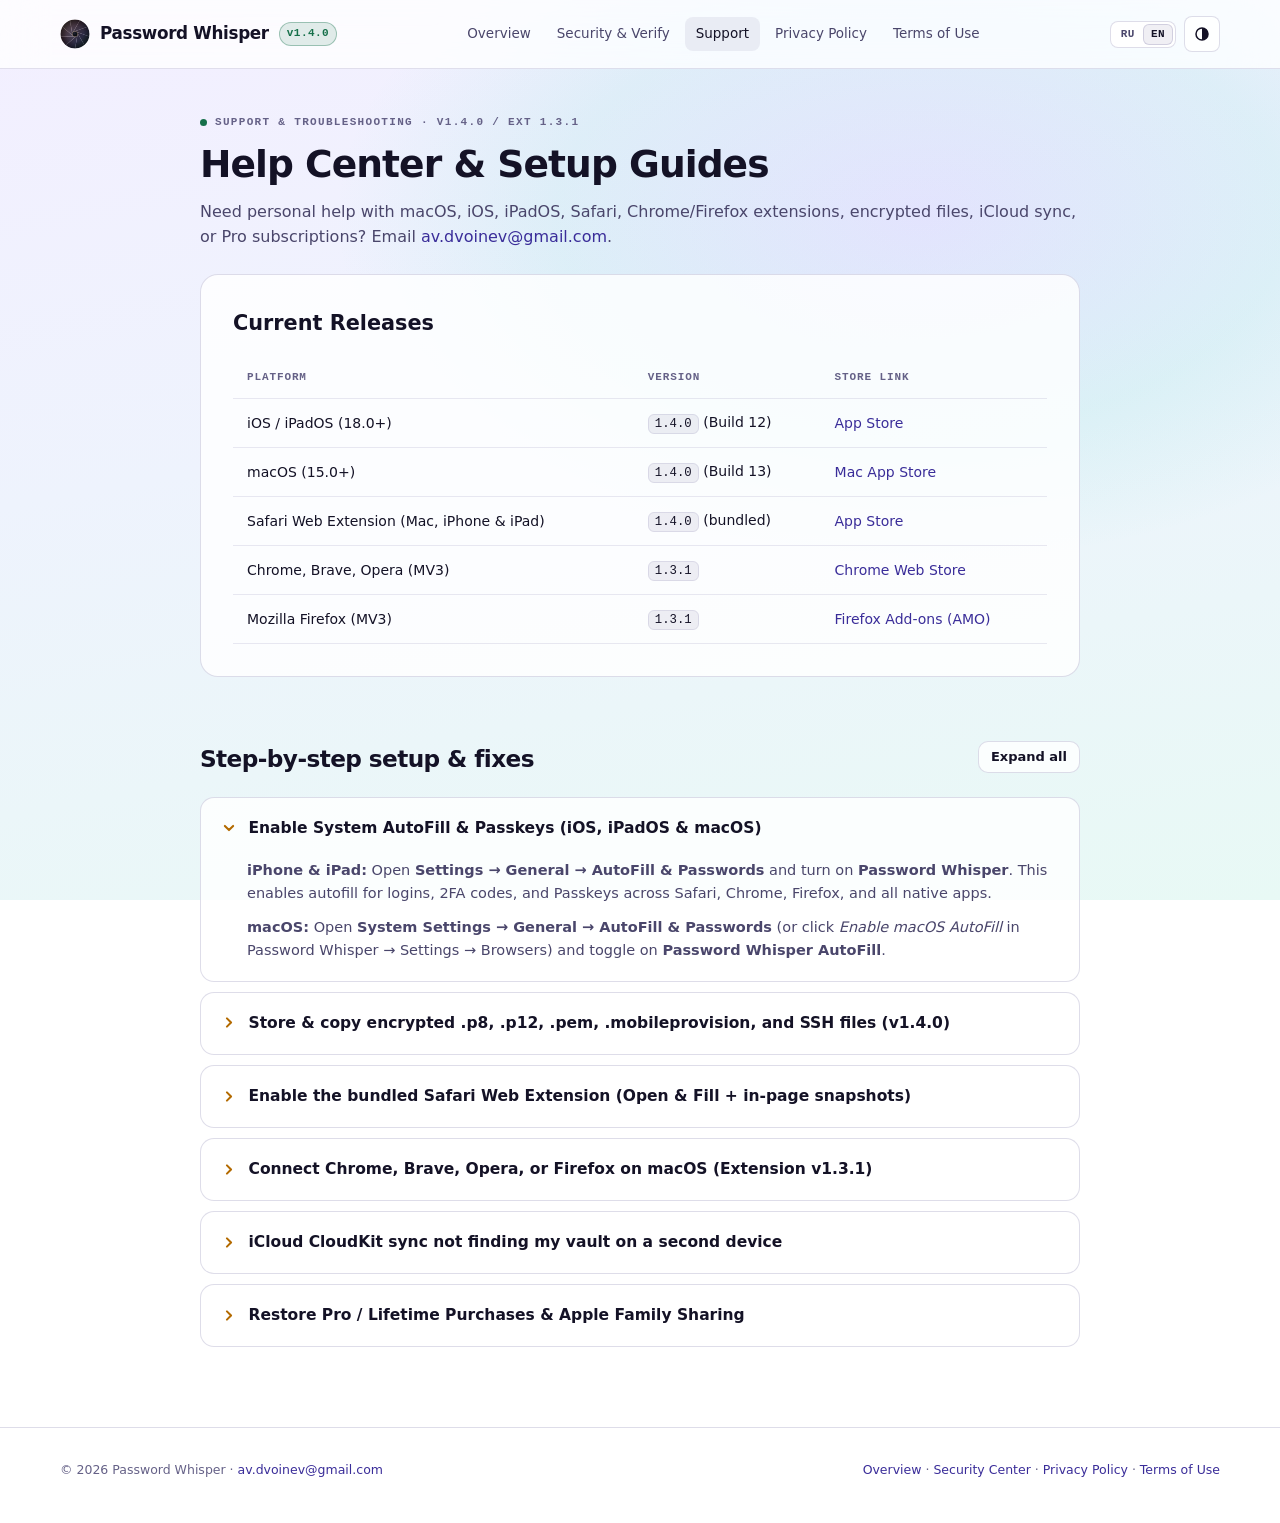
<file: support/index.html>
<!DOCTYPE html>
<html lang="en" data-title-en="Support &amp; Troubleshooting — Password Whisper 1.4" data-title-ru="Поддержка и инструкции — Password Whisper 1.4">
<head>
  <meta charset="utf-8">
  <meta name="viewport" content="width=device-width, initial-scale=1">
  <meta name="color-scheme" content="light dark">
  <script>
    try {
      var t = localStorage.getItem('pw-site-theme');
      var m = document.querySelector('meta[name="color-scheme"]');
      if (t === 'night' || t === 'dusk') { m.content = 'dark'; document.documentElement.dataset.sentinelTheme = t; }
      else if (t === 'day') { m.content = 'light'; document.documentElement.dataset.sentinelTheme = 'day'; }
      var l = localStorage.getItem('pw-site-lang');
      document.documentElement.dataset.uiLang = (l === 'ru' || l === 'en') ? l : ((navigator.language || '').toLowerCase().startsWith('ru') ? 'ru' : 'en');
    } catch (e) {}
  </script>
  <title>Support &amp; Troubleshooting — Password Whisper 1.4</title>
  <link rel="canonical" href="https://dvoineu.github.io/password-whisper-site/support/">
  <link rel="icon" type="image/svg+xml" href="../assets/sentinel-iris.svg">
  <link rel="stylesheet" href="../style.css">
  <script src="../app.js" defer></script>
</head>
<body>
  <div class="scroll-progress-bar" aria-hidden="true"></div>
  <a class="skip-link" href="#main-content">
    <span data-lang="en">Skip to main content</span>
    <span data-lang="ru">Перейти к основному содержимому</span>
  </a>

  <header class="site-header">
    <div class="container header-inner">
      <a class="brand" href="../">
        <img class="brand-mark" src="../assets/sentinel-iris.svg" alt="" width="30" height="30">
        <span>Password Whisper</span>
        <span class="version-pill">v1.4.0</span>
      </a>

      <nav aria-label="Primary navigation">
        <ul class="nav-links">
          <li><a href="../"><span data-lang="en">Overview</span><span data-lang="ru">Обзор</span></a></li>
          <li><a href="../security/"><span data-lang="en">Security &amp; Verify</span><span data-lang="ru">Безопасность</span></a></li>
          <li><a href="./" aria-current="page"><span data-lang="en">Support</span><span data-lang="ru">Поддержка</span></a></li>
          <li><a href="../privacy/"><span data-lang="en">Privacy Policy</span><span data-lang="ru">Конфиденциальность</span></a></li>
          <li><a href="../terms/"><span data-lang="en">Terms of Use</span><span data-lang="ru">Условия</span></a></li>
        </ul>
      </nav>

      <div class="header-controls">
        <div class="seg-control" role="group" aria-label="Language">
          <button type="button" class="seg-btn" data-lang-choice="ru" aria-pressed="false">RU</button>
          <button type="button" class="seg-btn" data-lang-choice="en" aria-pressed="true">EN</button>
        </div>

        <button type="button" class="btn btn--soft theme-popover-btn" popovertarget="theme-popover" aria-label="Appearance theme" title="Theme">
          <svg width="16" height="16" viewBox="0 0 16 16" fill="none" aria-hidden="true">
            <circle cx="8" cy="8" r="6" stroke="currentColor" stroke-width="1.5"/>
            <path d="M8 2a6 6 0 0 1 0 12V2Z" fill="currentColor"/>
          </svg>
        </button>

        <button type="button" id="mobile-menu-open" class="btn btn--soft mobile-menu-btn" aria-label="Open menu">
          <svg width="18" height="18" viewBox="0 0 18 18" fill="none" aria-hidden="true">
            <path d="M2.5 4.5h13M2.5 9h13M2.5 13.5h13" stroke="currentColor" stroke-width="1.8" stroke-linecap="round"/>
          </svg>
        </button>
      </div>
    </div>
  </header>

  <div id="theme-popover" class="theme-popover" popover>
    <div class="theme-popover-list" role="group" aria-label="Color theme">
      <button type="button" class="seg-btn" data-theme-choice="system" aria-pressed="true">
        <span><span data-lang="en">Auto (System)</span><span data-lang="ru">Авто (система)</span></span>
        <span class="theme-swatch" style="background: linear-gradient(135deg, #10131a 50%, #f3efff 50%);"></span>
      </button>
      <button type="button" class="seg-btn" data-theme-choice="night" aria-pressed="false">
        <span><span data-lang="en">Night</span><span data-lang="ru">Ночь</span></span>
        <span class="theme-swatch" style="background: #10131a;"></span>
      </button>
      <button type="button" class="seg-btn" data-theme-choice="dusk" aria-pressed="false">
        <span><span data-lang="en">Dusk</span><span data-lang="ru">Сумерки</span></span>
        <span class="theme-swatch" style="background: linear-gradient(160deg, #744a8b, #2f3378);"></span>
      </button>
      <button type="button" class="seg-btn" data-theme-choice="day" aria-pressed="false">
        <span><span data-lang="en">Day · Pearl</span><span data-lang="ru">День · Перламутр</span></span>
        <span class="theme-swatch" style="background: linear-gradient(160deg, #f3efff, #e8f9f5);"></span>
      </button>
    </div>
  </div>

  <main id="main-content" class="container container--narrow" style="padding-top: 40px;">
    <section>
      <p class="eyebrow"><span class="eyebrow-dot"></span><span>SUPPORT &amp; TROUBLESHOOTING · v1.4.0 / EXT 1.3.1</span></p>
      <h1 class="section-title">
        <span data-lang="en">Help Center &amp; Setup Guides</span>
        <span data-lang="ru">Центр поддержки и решение вопросов</span>
      </h1>
      <p class="section-lead">
        <span data-lang="en">Need personal help with macOS, iOS, iPadOS, Safari, Chrome/Firefox extensions, encrypted files, iCloud sync, or Pro subscriptions? Email <a href="mailto:av.dvoinev@gmail.com">av.dvoinev@gmail.com</a>.</span>
        <span data-lang="ru">По любым вопросам работы Password Whisper на Mac, iPhone, iPad, в Safari, Chrome, Firefox, по зашифрованным файлам, iCloud и покупкам пишите на <a href="mailto:av.dvoinev@gmail.com">av.dvoinev@gmail.com</a>.</span>
      </p>
    </section>

    <section class="doc-section">
      <h2>
        <span data-lang="en">Current Releases</span>
        <span data-lang="ru">Актуальные версии</span>
      </h2>
      <div class="release-table-wrap">
        <table class="release-table">
          <thead>
            <tr>
              <th><span data-lang="en">Platform</span><span data-lang="ru">Платформа</span></th>
              <th><span data-lang="en">Version</span><span data-lang="ru">Версия</span></th>
              <th><span data-lang="en">Store Link</span><span data-lang="ru">Ссылка</span></th>
            </tr>
          </thead>
          <tbody>
            <tr>
              <td>iOS / iPadOS (18.0+)</td>
              <td><code>1.4.0</code> (Build 12)</td>
              <td><a href="https://apps.apple.com/app/id6834912021" target="_blank" rel="noopener">App Store</a></td>
            </tr>
            <tr>
              <td>macOS (15.0+)</td>
              <td><code>1.4.0</code> (Build 13)</td>
              <td><a href="https://apps.apple.com/app/id6834912021" target="_blank" rel="noopener">Mac App Store</a></td>
            </tr>
            <tr>
              <td><span data-lang="en">Safari Web Extension (Mac, iPhone &amp; iPad)</span><span data-lang="ru">Расширение Safari (Mac, iPhone и iPad)</span></td>
              <td><code>1.4.0</code> (<span data-lang="en">bundled</span><span data-lang="ru">встроено</span>)</td>
              <td><a href="https://apps.apple.com/app/id6834912021" target="_blank" rel="noopener">App Store</a></td>
            </tr>
            <tr>
              <td>Chrome, Brave, Opera (MV3)</td>
              <td><code>1.3.1</code></td>
              <td><a href="https://chromewebstore.google.com/detail/olagmnnpoogamifoblpkehbofidliled" target="_blank" rel="noopener">Chrome Web Store</a></td>
            </tr>
            <tr>
              <td>Mozilla Firefox (MV3)</td>
              <td><code>1.3.1</code></td>
              <td><a href="https://addons.mozilla.org/en-US/firefox/addon/password-whisper-visual-passwo/" target="_blank" rel="noopener">Firefox Add-ons (AMO)</a></td>
            </tr>
          </tbody>
        </table>
      </div>
    </section>

    <section id="support-guides" class="section-block" style="padding-bottom: 16px;" data-accordion-group aria-labelledby="guides-heading">
      <div class="accordion-bar">
        <h2 id="guides-heading" class="section-title" style="font-size: 1.45rem; margin: 0;">
          <span data-lang="en">Step-by-step setup &amp; fixes</span>
          <span data-lang="ru">Пошаговые настройки и диагностика</span>
        </h2>
        <button type="button" class="btn btn--soft btn--sm accordion-toggle-all" commandfor="support-guides" command="--toggle-all" aria-expanded="false">
          <span class="label-expand"><span data-lang="en">Expand all</span><span data-lang="ru">Развернуть все</span></span>
          <span class="label-collapse"><span data-lang="en">Collapse all</span><span data-lang="ru">Свернуть все</span></span>
        </button>
      </div>

      <div class="faq-list">
        <details class="faq-item" open>
          <summary>
            <span data-lang="en">Enable System AutoFill &amp; Passkeys (iOS, iPadOS &amp; macOS)</span>
            <span data-lang="ru">Как включить системный AutoFill и Passkeys на iOS, iPadOS и macOS</span>
          </summary>
          <div class="faq-body">
            <p><span data-lang="en"><strong>iPhone &amp; iPad:</strong> Open <strong>Settings → General → AutoFill &amp; Passwords</strong> and turn on <strong>Password Whisper</strong>. This enables autofill for logins, 2FA codes, and Passkeys across Safari, Chrome, Firefox, and all native apps.</span><span data-lang="ru"><strong>iPhone и iPad:</strong> откройте <strong>Настройки → Основные → Автозаполнение и пароли</strong> и включите <strong>Password Whisper</strong>. Заработают пароли, 2FA и Passkeys в Safari, Chrome, Firefox и во всех приложениях.</span></p>
            <p><span data-lang="en"><strong>macOS:</strong> Open <strong>System Settings → General → AutoFill &amp; Passwords</strong> (or click <em>Enable macOS AutoFill</em> in Password Whisper → Settings → Browsers) and toggle on <strong>Password Whisper AutoFill</strong>.</span><span data-lang="ru"><strong>macOS:</strong> откройте <strong>Системные настройки → Основные → Автозаполнение и пароли</strong> (или нажмите <em>Включить Автозаполнение macOS</em> в Настройках → Браузеры) и активируйте <strong>Password Whisper AutoFill</strong>.</span></p>
          </div>
        </details>

        <details class="faq-item">
          <summary>
            <span data-lang="en">Store &amp; copy encrypted .p8, .p12, .pem, .mobileprovision, and SSH files (v1.4.0)</span>
            <span data-lang="ru">Как хранить и копировать зашифрованные файлы .p8, .p12, .pem и SSH (v1.4.0)</span>
          </summary>
          <div class="faq-body">
            <p><span data-lang="en">Select any category (such as <strong>DevOps / API / Git</strong> or <strong>Server / Router / SSH</strong>) and click <strong>+</strong>. In the Attachments section, add any file up to 10 MB. Password Whisper automatically detects Apple Key IDs and certificate expiration dates, encrypts the file with AES-256-GCM, and wipes RAM buffers via <code>memset_s</code> after protected PEM/Base64 copy or export.</span><span data-lang="ru">Выберите нужную категорию (например, <strong>DevOps / API / Git</strong> или <strong>Сервер / Роутер / SSH</strong>) и нажмите <strong>+</strong>. В блоке вложений добавьте файл до 10 МБ — приложение автоматически определит Key ID и срок действия сертификата, зашифрует файл AES-256-GCM и затрёт память через <code>memset_s</code> после защищённого копирования PEM/Base64.</span></p>
          </div>
        </details>

        <details class="faq-item">
          <summary>
            <span data-lang="en">Enable the bundled Safari Web Extension (Open &amp; Fill + in-page snapshots)</span>
            <span data-lang="ru">Как включить встроенное расширение Safari (Open &amp; Fill и снимки входа)</span>
          </summary>
          <div class="faq-body">
            <p><span data-lang="en"><strong>iPhone &amp; iPad:</strong> Open <strong>Settings → Apps → Safari → Extensions → Password Whisper</strong>, enable the extension, and set website permissions to <strong>Allow</strong>.</span><span data-lang="ru"><strong>iPhone и iPad:</strong> откройте <strong>Настройки → Приложения → Safari → Расширения → Password Whisper</strong>, включите переключатель и разрешите доступ к веб-сайтам.</span></p>
            <p><span data-lang="en"><strong>macOS:</strong> Open <strong>Safari → Settings → Extensions</strong>, check <strong>Password Whisper</strong>, and click <strong>Always Allow on Every Website</strong> so the in-field icon and Open &amp; Fill work automatically.</span><span data-lang="ru"><strong>macOS:</strong> откройте <strong>Safari → Настройки → Расширения</strong>, поставьте галочку у <strong>Password Whisper</strong> и нажмите <strong>Всегда разрешать на каждом веб-сайте</strong>.</span></p>
          </div>
        </details>

        <details class="faq-item">
          <summary>
            <span data-lang="en">Connect Chrome, Brave, Opera, or Firefox on macOS (Extension v1.3.1)</span>
            <span data-lang="ru">Подключение Chrome, Brave, Opera и Firefox на macOS (расширение 1.3.1)</span>
          </summary>
          <div class="faq-body">
            <p><span data-lang="en">1. Install <strong>Password Whisper v1.3.1</strong> from the <a href="https://chromewebstore.google.com/detail/olagmnnpoogamifoblpkehbofidliled" target="_blank" rel="noopener">Chrome Web Store</a> or <a href="https://addons.mozilla.org/en-US/firefox/addon/password-whisper-visual-passwo/" target="_blank" rel="noopener">Firefox Add-ons</a>.</span><span data-lang="ru">1. Установите <strong>Password Whisper v1.3.1</strong> из <a href="https://chromewebstore.google.com/detail/olagmnnpoogamifoblpkehbofidliled" target="_blank" rel="noopener">Chrome Web Store</a> или <a href="https://addons.mozilla.org/en-US/firefox/addon/password-whisper-visual-passwo/" target="_blank" rel="noopener">Firefox AMO</a>.</span></p>
            <p><span data-lang="en">2. Open <strong>Password Whisper → Settings → Browsers</strong>, click <strong>Connect</strong> next to your browser, and confirm access to <code>~/Library/Application Support</code> so the sandboxed Mac app can register its Native Messaging manifest.</span><span data-lang="ru">2. Откройте <strong>Password Whisper → Настройки → Браузеры</strong>, нажмите <strong>Подключить</strong> напротив нужного браузера и подтвердите доступ к <code>~/Library/Application Support</code> для записи локального манифеста Native Messaging.</span></p>
            <p><span data-lang="en">3. Restart the browser tab (or click <em>Reconnect</em> in the extension popup). All communication stays 100% local on your Mac.</span><span data-lang="ru">3. Перезагрузите вкладку браузера. Весь обмен данными идёт строго локально внутри вашего Mac.</span></p>
          </div>
        </details>

        <details class="faq-item">
          <summary>
            <span data-lang="en">iCloud CloudKit sync not finding my vault on a second device</span>
            <span data-lang="ru">Синхронизация iCloud не находит сейф на втором устройстве</span>
          </summary>
          <div class="faq-body">
            <p><span data-lang="en">1. Confirm both devices are signed into the <strong>same Apple Account</strong> and have iCloud enabled in System Settings.</span><span data-lang="ru">1. Убедитесь, что на обоих устройствах выполнен вход в <strong>один и тот же Apple Account</strong> и включён iCloud.</span></p>
            <p><span data-lang="en">2. On the original device, open <strong>Settings → Storage</strong>, ensure <strong>iCloud Sync (E2EE)</strong> is toggled on, and tap <strong>Sync Vault Now</strong>.</span><span data-lang="ru">2. На первом устройстве откройте <strong>Настройки → Хранение</strong>, убедитесь, что <strong>Синхронизация iCloud (E2EE)</strong> включена, и нажмите <strong>Синхронизировать сейф сейчас</strong>.</span></p>
            <p><span data-lang="en">3. On the new device, tap <strong>I already have a vault → Refresh</strong>, select your vault, and unlock it with your Master Password or Recovery Key.</span><span data-lang="ru">3. На новом устройстве выберите <strong>У меня уже есть хранилище → Обновить</strong>, нажмите на найденный сейф и расшифруйте его мастер-паролем или ключом восстановления.</span></p>
          </div>
        </details>

        <details class="faq-item">
          <summary>
            <span data-lang="en">Restore Pro / Lifetime Purchases &amp; Apple Family Sharing</span>
            <span data-lang="ru">Восстановление покупок Pro / Lifetime и Семейный доступ Apple</span>
          </summary>
          <div class="faq-body">
            <p><span data-lang="en">Open <strong>Password Whisper → Settings → Plan &amp; Subscription</strong> and click <strong>Restore Purchases</strong>. One purchase covers Mac, iPhone, and iPad on the same Apple Account, plus up to 6 members via Apple Family Sharing.</span><span data-lang="ru">Откройте <strong>Настройки → Тариф и подписка</strong> и нажмите <strong>Восстановить покупки</strong>. Одна покупка работает на Mac, iPhone и iPad на одном Apple Account и поддерживается в Семейном доступе Apple до 6 человек.</span></p>
          </div>
        </details>
      </div>
    </section>
  </main>

  <footer class="site-footer">
    <div class="container">
      <div class="footer-bottom" style="margin-top: 0; border-top: 0; padding-top: 0;">
        <span>© 2026 Password Whisper · <a href="mailto:av.dvoinev@gmail.com">av.dvoinev@gmail.com</a></span>
        <span><a href="../">Overview</a> · <a href="../security/">Security Center</a> · <a href="../privacy/">Privacy Policy</a> · <a href="../terms/">Terms of Use</a></span>
      </div>
    </div>
  </footer>

  <dialog id="mobile-nav-drawer" class="nav-drawer" closedby="any" aria-label="Site navigation">
    <div style="display: flex; align-items: center; justify-content: space-between; gap: 12px;">
      <span class="brand"><img class="brand-mark" src="../assets/sentinel-iris.svg" alt="" width="26" height="26"><span>Password Whisper</span></span>
      <form method="dialog"><button type="submit" class="btn btn--ghost btn--sm" aria-label="Close menu">✕</button></form>
    </div>
    <div class="drawer-links">
      <a href="../"><span data-lang="en">Overview</span><span data-lang="ru">Обзор</span></a>
      <a href="../security/"><span data-lang="en">Security &amp; Verify</span><span data-lang="ru">Безопасность</span></a>
      <a href="./"><span data-lang="en">Support</span><span data-lang="ru">Поддержка</span></a>
      <a href="../privacy/"><span data-lang="en">Privacy Policy</span><span data-lang="ru">Конфиденциальность</span></a>
      <a href="../terms/"><span data-lang="en">Terms of Use</span><span data-lang="ru">Условия</span></a>
    </div>
  </dialog>
</body>
</html>
</file>
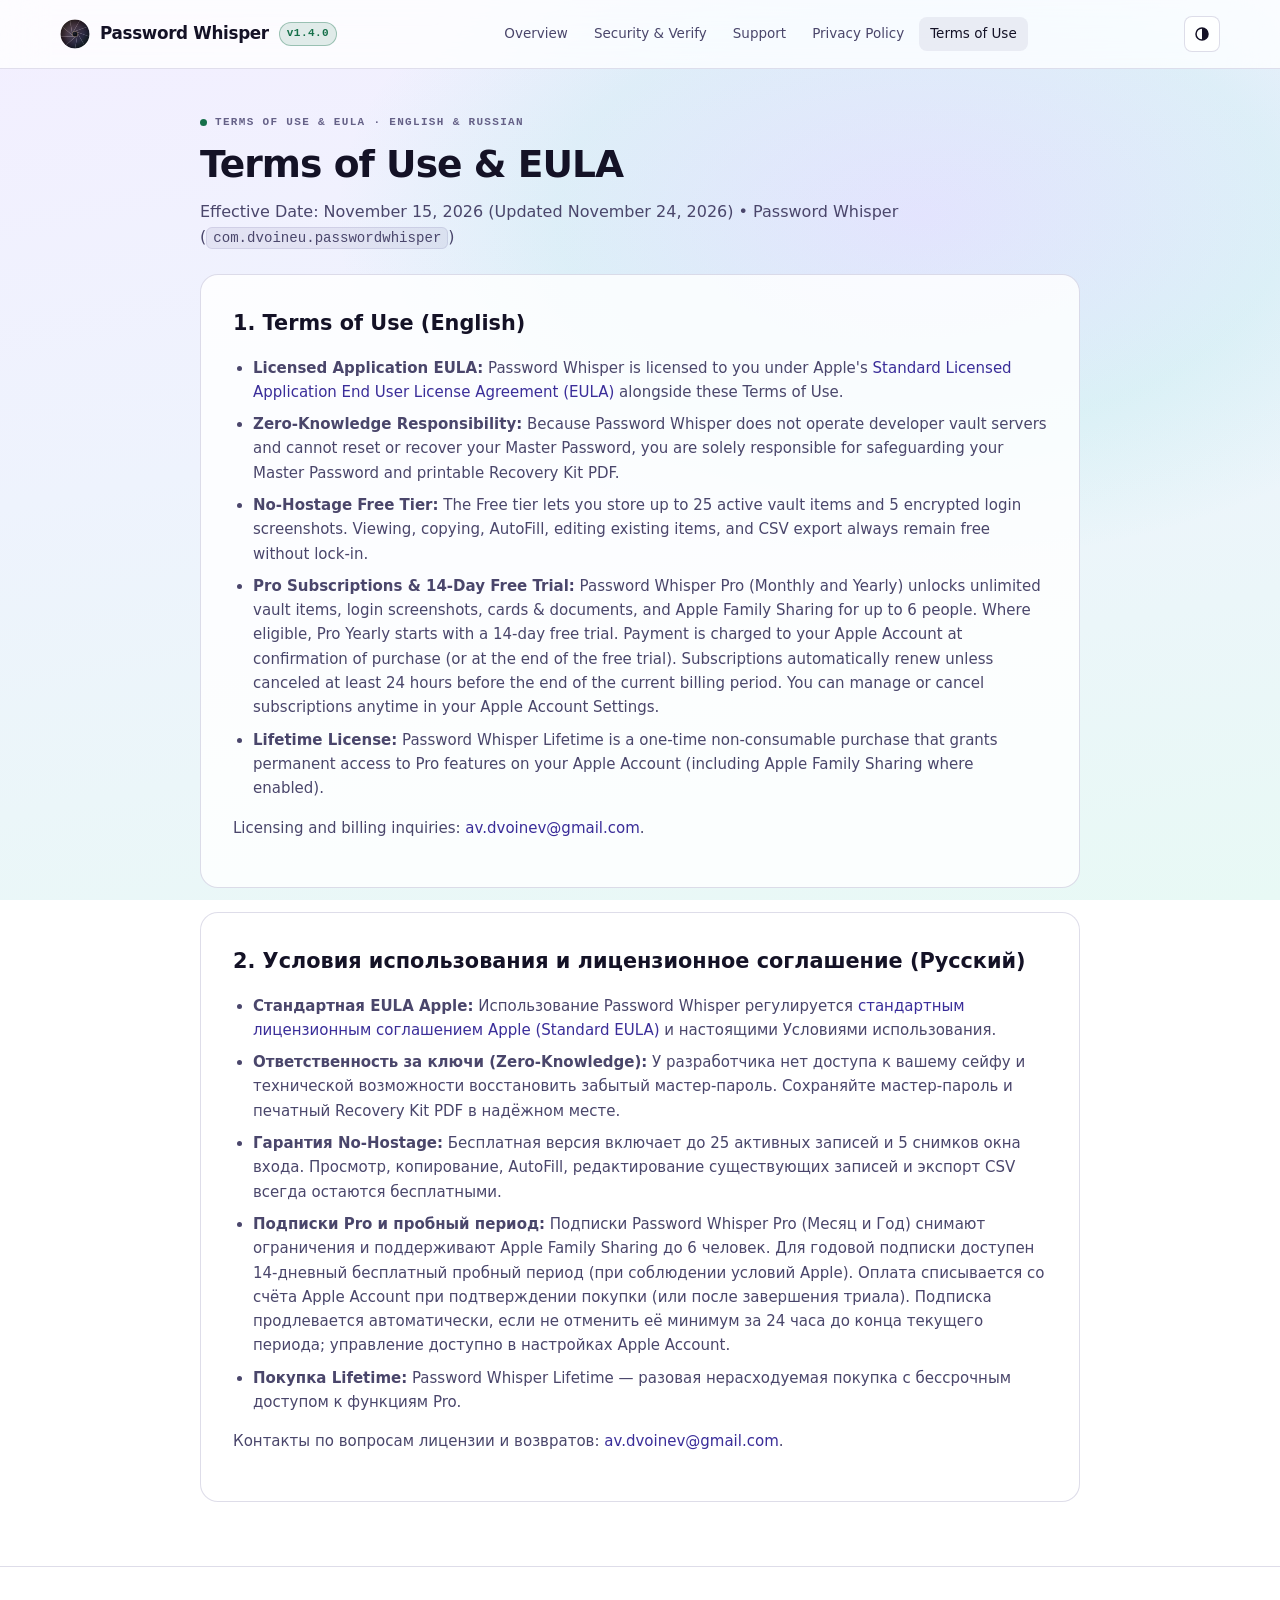
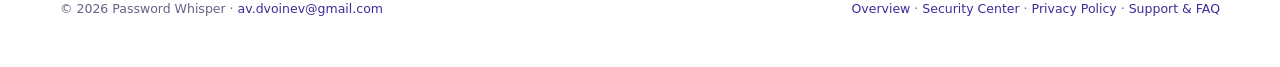
<file: terms/index.html>
<!DOCTYPE html>
<html lang="en">
<head>
  <meta charset="utf-8">
  <meta name="viewport" content="width=device-width, initial-scale=1">
  <meta name="color-scheme" content="light dark">
  <script>
    try {
      var t = localStorage.getItem('pw-site-theme');
      var m = document.querySelector('meta[name="color-scheme"]');
      if (t === 'night' || t === 'dusk') { m.content = 'dark'; document.documentElement.dataset.sentinelTheme = t; }
      else if (t === 'day') { m.content = 'light'; document.documentElement.dataset.sentinelTheme = 'day'; }
    } catch (e) {}
  </script>
  <title>Terms of Use (EULA) — Password Whisper</title>
  <link rel="canonical" href="https://dvoineu.github.io/password-whisper-site/terms/">
  <link rel="icon" type="image/svg+xml" href="../assets/sentinel-iris.svg">
  <link rel="stylesheet" href="../style.css">
  <script src="../app.js" defer></script>
</head>
<body>
  <div class="scroll-progress-bar" aria-hidden="true"></div>
  <a class="skip-link" href="#main-content">Skip to main content</a>

  <header class="site-header">
    <div class="container header-inner">
      <a class="brand" href="../">
        <img class="brand-mark" src="../assets/sentinel-iris.svg" alt="" width="30" height="30">
        <span>Password Whisper</span>
        <span class="version-pill">v1.4.0</span>
      </a>

      <nav aria-label="Primary navigation">
        <ul class="nav-links">
          <li><a href="../">Overview</a></li>
          <li><a href="../security/">Security &amp; Verify</a></li>
          <li><a href="../support/">Support</a></li>
          <li><a href="../privacy/">Privacy Policy</a></li>
          <li><a href="./" aria-current="page">Terms of Use</a></li>
        </ul>
      </nav>

      <div class="header-controls">
        <button type="button" class="btn btn--soft theme-popover-btn" popovertarget="theme-popover" aria-label="Appearance theme" title="Theme">
          <svg width="16" height="16" viewBox="0 0 16 16" fill="none" aria-hidden="true">
            <circle cx="8" cy="8" r="6" stroke="currentColor" stroke-width="1.5"/>
            <path d="M8 2a6 6 0 0 1 0 12V2Z" fill="currentColor"/>
          </svg>
        </button>

        <button type="button" id="mobile-menu-open" class="btn btn--soft mobile-menu-btn" aria-label="Open menu">
          <svg width="18" height="18" viewBox="0 0 18 18" fill="none" aria-hidden="true">
            <path d="M2.5 4.5h13M2.5 9h13M2.5 13.5h13" stroke="currentColor" stroke-width="1.8" stroke-linecap="round"/>
          </svg>
        </button>
      </div>
    </div>
  </header>

  <div id="theme-popover" class="theme-popover" popover>
    <div class="theme-popover-list" role="group" aria-label="Color theme">
      <button type="button" class="seg-btn" data-theme-choice="system" aria-pressed="true"><span>Auto (System)</span><span class="theme-swatch" style="background: linear-gradient(135deg, #10131a 50%, #f3efff 50%);"></span></button>
      <button type="button" class="seg-btn" data-theme-choice="night" aria-pressed="false"><span>Night</span><span class="theme-swatch" style="background: #10131a;"></span></button>
      <button type="button" class="seg-btn" data-theme-choice="dusk" aria-pressed="false"><span>Dusk</span><span class="theme-swatch" style="background: linear-gradient(160deg, #744a8b, #2f3378);"></span></button>
      <button type="button" class="seg-btn" data-theme-choice="day" aria-pressed="false"><span>Day · Pearl</span><span class="theme-swatch" style="background: linear-gradient(160deg, #f3efff, #e8f9f5);"></span></button>
    </div>
  </div>

  <main id="main-content" class="container container--narrow" style="padding-top: 40px;">
    <section>
      <p class="eyebrow"><span class="eyebrow-dot"></span><span>TERMS OF USE &amp; EULA · ENGLISH &amp; RUSSIAN</span></p>
      <h1 class="section-title">Terms of Use &amp; EULA</h1>
      <p class="section-lead">Effective Date: November 15, 2026 (Updated November 24, 2026) • Password Whisper (<code>com.dvoineu.passwordwhisper</code>)</p>
    </section>

    <section class="doc-section">
      <h2>1. Terms of Use (English)</h2>
      <ul>
        <li><strong>Licensed Application EULA:</strong> Password Whisper is licensed to you under Apple's <a href="https://www.apple.com/legal/internet-services/itunes/dev/stdeula/">Standard Licensed Application End User License Agreement (EULA)</a> alongside these Terms of Use.</li>
        <li><strong>Zero-Knowledge Responsibility:</strong> Because Password Whisper does not operate developer vault servers and cannot reset or recover your Master Password, you are solely responsible for safeguarding your Master Password and printable Recovery Kit PDF.</li>
        <li><strong>No-Hostage Free Tier:</strong> The Free tier lets you store up to 25 active vault items and 5 encrypted login screenshots. Viewing, copying, AutoFill, editing existing items, and CSV export always remain free without lock-in.</li>
        <li><strong>Pro Subscriptions &amp; 14-Day Free Trial:</strong> Password Whisper Pro (Monthly and Yearly) unlocks unlimited vault items, login screenshots, cards &amp; documents, and Apple Family Sharing for up to 6 people. Where eligible, Pro Yearly starts with a 14-day free trial. Payment is charged to your Apple Account at confirmation of purchase (or at the end of the free trial). Subscriptions automatically renew unless canceled at least 24 hours before the end of the current billing period. You can manage or cancel subscriptions anytime in your Apple Account Settings.</li>
        <li><strong>Lifetime License:</strong> Password Whisper Lifetime is a one-time non-consumable purchase that grants permanent access to Pro features on your Apple Account (including Apple Family Sharing where enabled).</li>
      </ul>
      <p>Licensing and billing inquiries: <a href="mailto:av.dvoinev@gmail.com">av.dvoinev@gmail.com</a>.</p>
    </section>

    <section class="doc-section" lang="ru">
      <h2>2. Условия использования и лицензионное соглашение (Русский)</h2>
      <ul>
        <li><strong>Стандартная EULA Apple:</strong> Использование Password Whisper регулируется <a href="https://www.apple.com/legal/internet-services/itunes/dev/stdeula/">стандартным лицензионным соглашением Apple (Standard EULA)</a> и настоящими Условиями использования.</li>
        <li><strong>Ответственность за ключи (Zero-Knowledge):</strong> У разработчика нет доступа к вашему сейфу и технической возможности восстановить забытый мастер-пароль. Сохраняйте мастер-пароль и печатный Recovery Kit PDF в надёжном месте.</li>
        <li><strong>Гарантия No-Hostage:</strong> Бесплатная версия включает до 25 активных записей и 5 снимков окна входа. Просмотр, копирование, AutoFill, редактирование существующих записей и экспорт CSV всегда остаются бесплатными.</li>
        <li><strong>Подписки Pro и пробный период:</strong> Подписки Password Whisper Pro (Месяц и Год) снимают ограничения и поддерживают Apple Family Sharing до 6 человек. Для годовой подписки доступен 14-дневный бесплатный пробный период (при соблюдении условий Apple). Оплата списывается со счёта Apple Account при подтверждении покупки (или после завершения триала). Подписка продлевается автоматически, если не отменить её минимум за 24 часа до конца текущего периода; управление доступно в настройках Apple Account.</li>
        <li><strong>Покупка Lifetime:</strong> Password Whisper Lifetime — разовая нерасходуемая покупка с бессрочным доступом к функциям Pro.</li>
      </ul>
      <p>Контакты по вопросам лицензии и возвратов: <a href="mailto:av.dvoinev@gmail.com">av.dvoinev@gmail.com</a>.</p>
    </section>
  </main>

  <footer class="site-footer">
    <div class="container">
      <div class="footer-bottom" style="margin-top: 0; border-top: 0; padding-top: 0;">
        <span>© 2026 Password Whisper · <a href="mailto:av.dvoinev@gmail.com">av.dvoinev@gmail.com</a></span>
        <span><a href="../">Overview</a> · <a href="../security/">Security Center</a> · <a href="../privacy/">Privacy Policy</a> · <a href="../support/">Support &amp; FAQ</a></span>
      </div>
    </div>
  </footer>

  <dialog id="mobile-nav-drawer" class="nav-drawer" closedby="any" aria-label="Site navigation">
    <div style="display: flex; align-items: center; justify-content: space-between; gap: 12px;">
      <span class="brand"><img class="brand-mark" src="../assets/sentinel-iris.svg" alt="" width="26" height="26"><span>Password Whisper</span></span>
      <form method="dialog"><button type="submit" class="btn btn--ghost btn--sm" aria-label="Close menu">✕</button></form>
    </div>
    <div class="drawer-links">
      <a href="../">Overview</a>
      <a href="../security/">Security &amp; Verify</a>
      <a href="../support/">Support</a>
      <a href="../privacy/">Privacy Policy</a>
      <a href="./">Terms of Use</a>
    </div>
  </dialog>
</body>
</html>
</file>
<file: style.css>
/* ==========================================================================
   Password Whisper — Sentinel Design System («Диафрагма») Web Stylesheet
   Tokens mirrored from Design/SentinelDesignSystem/tokens.css
   Three authentic app themes: Night (default dark), Dusk (glass gradient), Day (pearlescent light)
   ========================================================================== */

@property --fade-start {
  syntax: "<length>";
  inherits: false;
  initial-value: 0px;
}

@property --fade-end {
  syntax: "<length>";
  inherits: false;
  initial-value: 0px;
}

:root {
  color-scheme: light dark;

  /* Space, radius, motion & typography */
  --space-1: 4px;
  --space-2: 8px;
  --space-3: 12px;
  --space-4: 16px;
  --space-5: 24px;
  --space-6: 32px;
  --space-7: 48px;
  --space-8: 64px;
  --space-9: 88px;

  --radius-xs: 6px;
  --radius-sm: 8px;
  --radius-md: 10px;
  --radius-field: 11px;
  --radius-lg: 14px;
  --radius-xl: 18px;
  --radius-2xl: 24px;
  --radius-full: 9999px;

  --duration-instant: 120ms;
  --duration-step: 320ms;
  --duration-unlock: 560ms;
  --duration-ring-click: 820ms;
  --easing-out: cubic-bezier(0.2, 0.8, 0.2, 1);
  --easing-back: cubic-bezier(0.3, 1.4, 0.4, 1);

  /* Zero third-party font requests — native Apple / system stack */
  --font-display: "SF Pro Display", -apple-system, BlinkMacSystemFont, "Segoe UI", system-ui, sans-serif;
  --font-text: -apple-system, BlinkMacSystemFont, "SF Pro Text", "Segoe UI", system-ui, sans-serif;
  --font-mono: "SF Mono", ui-monospace, Menlo, Consolas, monospace;

  /* Optical lens coating — reserved strictly for the iris blades, rim, index & flash */
  --coat-amber: #ffb547;
  --coat-rose: #e8608f;
  --coat-violet: #8a7cff;
  --coat-teal: #39d3c3;

  /* Night theme defaults (dark) */
  --backdrop-top: #10131a;
  --backdrop-mid: #10131a;
  --backdrop-bottom: #10131a;
  --surface-ink: #10131a;
  --surface-window: #1b1e26;
  --surface-panel: #252a33;
  --surface-field: #1e222b;
  --surface-raised: #30353f;
  --line: #424855;
  --line-subtle: rgba(255, 255, 255, 0.08);
  --ink: #eceef2;
  --ink-muted: #9aa1ae;
  --ink-dim: #7b8292;
  --bone: #eeeae0;
  --on-bone: #0b0d11;
  --paper: #eeeae0;
  --paper-ink: #1a1c21;
  --focus: #ffb547;
  --accent-link: #95d4b4;
  --safe: #95d4b4;
  --warn: #ddba71;
  --risk: #e47e6f;
  --safe-tint: rgba(149, 212, 180, 0.12);
  --warn-tint: rgba(221, 186, 113, 0.12);
  --risk-tint: rgba(228, 126, 111, 0.13);
  --amber-tint: rgba(255, 181, 71, 0.11);
  --blade-hi: #3a414e;
  --blade-lo: #0f1218;
  --glass-tint: rgba(22, 26, 35, 0.82);
  --glass-border: rgba(255, 255, 255, 0.1);
  --shadow-window: 0 0 0 1px rgba(0, 0, 0, 0.9), 0 40px 80px -28px rgba(0, 0, 0, 0.8);
  --shadow-card: 0 16px 40px -20px rgba(0, 0, 0, 0.55);
  --shadow-orb: 0 0 0 8px rgba(238, 234, 224, 0.06), 0 0 0 9px rgba(238, 234, 224, 0.1), 0 18px 40px -10px rgba(255, 181, 71, 0.35);
  --shadow-primary: none;
  --hero-glow: radial-gradient(62% 52% at 72% 24%, rgba(255, 181, 71, 0.08), rgba(138, 124, 255, 0.06) 44%, transparent 74%);
}

/* Reflect explicit <meta name="color-scheme"> override back into CSS cascade */
:root:has(> head > meta[name="color-scheme"][content="dark"]) {
  color-scheme: dark;
}

:root:has(> head > meta[name="color-scheme"][content="light"]) {
  color-scheme: light;
}

/* Day · Перламутр theme: follows OS light preference automatically OR explicit light override */
@media (prefers-color-scheme: light) {
  :root:not(:has(> head > meta[name="color-scheme"][content="dark"])) {
    --backdrop-top: #f3efff;
    --backdrop-mid: #eef3fd;
    --backdrop-bottom: #e8f9f5;
    --surface-ink: #f2f1fb;
    --surface-window: rgba(255, 255, 255, 0.62);
    --surface-panel: rgba(255, 255, 255, 0.82);
    --surface-field: rgba(255, 255, 255, 0.94);
    --surface-raised: rgba(43, 34, 99, 0.07);
    --line: rgba(52, 44, 120, 0.16);
    --line-subtle: rgba(52, 44, 120, 0.1);
    --ink: #141226;
    --ink-muted: #4a466b;
    --ink-dim: #656187;
    --bone: #2b2263;
    --on-bone: #ffffff;
    --paper: #ffffff;
    --paper-ink: #1a1c21;
    --focus: #b36a00;
    --accent-link: #3a2d99;
    --safe: #16704a;
    --warn: #855600;
    --risk: #b3301f;
    --safe-tint: rgba(22, 112, 74, 0.12);
    --warn-tint: rgba(133, 86, 0, 0.12);
    --risk-tint: rgba(179, 48, 31, 0.1);
    --amber-tint: rgba(179, 106, 0, 0.1);
    --blade-hi: #c9ccd2;
    --blade-lo: #8e939c;
    --glass-tint: rgba(255, 255, 255, 0.78);
    --glass-border: rgba(52, 44, 120, 0.14);
    --shadow-window: 0 0 0 1px rgba(52, 44, 120, 0.1), 0 32px 68px -28px rgba(43, 34, 99, 0.22);
    --shadow-card: 0 14px 36px -22px rgba(43, 34, 99, 0.2);
    --shadow-orb: 0 0 0 8px rgba(43, 34, 99, 0.05), 0 0 0 9px rgba(43, 34, 99, 0.08), 0 18px 40px -10px rgba(255, 181, 71, 0.42);
    --hero-glow: radial-gradient(62% 52% at 72% 24%, rgba(138, 124, 255, 0.12), rgba(57, 211, 195, 0.1) 46%, transparent 74%);
  }
}

:root:has(> head > meta[name="color-scheme"][content="light"]) {
  --backdrop-top: #f3efff;
  --backdrop-mid: #eef3fd;
  --backdrop-bottom: #e8f9f5;
  --surface-ink: #f2f1fb;
  --surface-window: rgba(255, 255, 255, 0.62);
  --surface-panel: rgba(255, 255, 255, 0.82);
  --surface-field: rgba(255, 255, 255, 0.94);
  --surface-raised: rgba(43, 34, 99, 0.07);
  --line: rgba(52, 44, 120, 0.16);
  --line-subtle: rgba(52, 44, 120, 0.1);
  --ink: #141226;
  --ink-muted: #4a466b;
  --ink-dim: #656187;
  --bone: #2b2263;
  --on-bone: #ffffff;
  --paper: #ffffff;
  --paper-ink: #1a1c21;
  --focus: #b36a00;
  --accent-link: #3a2d99;
  --safe: #16704a;
  --warn: #855600;
  --risk: #b3301f;
  --safe-tint: rgba(22, 112, 74, 0.12);
  --warn-tint: rgba(133, 86, 0, 0.12);
  --risk-tint: rgba(179, 48, 31, 0.1);
  --amber-tint: rgba(179, 106, 0, 0.1);
  --blade-hi: #c9ccd2;
  --blade-lo: #8e939c;
  --glass-tint: rgba(255, 255, 255, 0.78);
  --glass-border: rgba(52, 44, 120, 0.14);
  --shadow-window: 0 0 0 1px rgba(52, 44, 120, 0.1), 0 32px 68px -28px rgba(43, 34, 99, 0.22);
  --shadow-card: 0 14px 36px -22px rgba(43, 34, 99, 0.2);
  --shadow-orb: 0 0 0 8px rgba(43, 34, 99, 0.05), 0 0 0 9px rgba(43, 34, 99, 0.08), 0 18px 40px -10px rgba(255, 181, 71, 0.42);
  --hero-glow: radial-gradient(62% 52% at 72% 24%, rgba(138, 124, 255, 0.12), rgba(57, 211, 195, 0.1) 46%, transparent 74%);
}

/* Dusk theme («Сумерки» — signature 170° plum-violet-indigo glass stage) */
:root[data-sentinel-theme="dusk"] {
  --backdrop-top: #744a8b;
  --backdrop-mid: #5c4590;
  --backdrop-bottom: #2f3378;
  --surface-ink: #1e1842;
  --surface-window: rgba(20, 16, 46, 0.44);
  --surface-panel: rgba(26, 20, 56, 0.68);
  --surface-field: rgba(18, 14, 42, 0.78);
  --surface-raised: rgba(255, 255, 255, 0.11);
  --line: rgba(255, 255, 255, 0.16);
  --line-subtle: rgba(255, 255, 255, 0.1);
  --ink: #f4f2fa;
  --ink-muted: #d6d0e8;
  --ink-dim: #b3acce;
  --bone: rgba(24, 62, 84, 0.88);
  --on-bone: #f8f9fa;
  --focus: #7ad7df;
  --accent-link: #7ad7df;
  --safe: #95d4b4;
  --warn: #e6c886;
  --risk: #f9b3a9;
  --safe-tint: rgba(149, 212, 180, 0.15);
  --warn-tint: rgba(230, 200, 134, 0.15);
  --risk-tint: rgba(249, 179, 169, 0.16);
  --amber-tint: rgba(122, 215, 223, 0.14);
  --blade-hi: #413c5e;
  --blade-lo: #221c30;
  --glass-tint: rgba(28, 22, 60, 0.72);
  --glass-border: rgba(255, 255, 255, 0.16);
  --shadow-window: 0 0 0 1px rgba(255, 255, 255, 0.12), 0 44px 86px -28px rgba(8, 6, 24, 0.78);
  --shadow-primary: inset 0 0 0 1.5px #7ad7df, 0 0 18px -4px rgba(122, 215, 223, 0.65);
  --hero-glow: radial-gradient(62% 52% at 72% 24%, rgba(122, 215, 223, 0.16), rgba(232, 96, 143, 0.12) 48%, transparent 74%);
}

/* Base reset & accessible typography */
*,
*::before,
*::after {
  box-sizing: border-box;
}

html {
  scroll-behavior: smooth;
  scroll-padding-top: 88px;
}

@media (prefers-reduced-motion: reduce) {
  html {
    scroll-behavior: auto;
  }
}

body {
  margin: 0;
  min-height: 100svh;
  font-family: var(--font-text);
  font-size: 15px;
  line-height: 1.62;
  color: var(--ink);
  background:
    var(--hero-glow),
    linear-gradient(170deg, var(--backdrop-top) 0%, var(--backdrop-mid) 45%, var(--backdrop-bottom) 100%);
  background-attachment: fixed;
  -webkit-font-smoothing: antialiased;
  text-rendering: optimizeLegibility;
}

img,
svg,
canvas {
  display: block;
  max-width: 100%;
}

a {
  color: var(--accent-link);
  text-decoration: none;
  transition: color var(--duration-instant) ease, opacity var(--duration-instant) ease;
}

a:hover {
  text-decoration: underline;
  text-underline-offset: 3px;
}

:focus-visible {
  outline: 2px solid var(--focus);
  outline-offset: 2px;
  border-radius: 4px;
}

code {
  font-family: var(--font-mono);
  font-size: 0.88em;
  background: var(--surface-raised);
  border: 1px solid var(--line-subtle);
  padding: 2px 6px;
  border-radius: var(--radius-xs);
  overflow-wrap: anywhere;
}

.sr-only {
  position: absolute;
  width: 1px;
  height: 1px;
  padding: 0;
  margin: -1px;
  overflow: hidden;
  clip-path: inset(50%);
  white-space: nowrap;
  border: 0;
}

.skip-link {
  position: fixed;
  top: -100px;
  left: 16px;
  z-index: 200;
  background: var(--bone);
  color: var(--on-bone);
  padding: 10px 16px;
  border-radius: var(--radius-md);
  font-weight: 600;
}

.skip-link:focus {
  top: 16px;
}

/* Instant bilingual RU / EN display (FOUC-free via inline head script) */
html[data-ui-lang="ru"] [data-lang="en"],
html[data-ui-lang="en"] [data-lang="ru"],
html:not([data-ui-lang]) [data-lang="ru"] {
  display: none !important;
}

/* Layout container */
.container {
  width: min(1160px, 100% - 32px);
  margin-inline: auto;
}

.container--narrow {
  width: min(880px, 100% - 32px);
  margin-inline: auto;
}

/* ==========================================================================
   Sticky Glass Navigation Bar
   ========================================================================== */
.site-header {
  position: sticky;
  top: 0;
  z-index: 90;
  background: var(--glass-tint);
  border-bottom: 1px solid var(--glass-border);
  backdrop-filter: blur(22px) saturate(1.4);
  -webkit-backdrop-filter: blur(22px) saturate(1.4);
}

@media (prefers-reduced-transparency: reduce) {
  .site-header {
    background: var(--surface-window);
    backdrop-filter: none;
    -webkit-backdrop-filter: none;
  }
}

.header-inner {
  display: flex;
  align-items: center;
  justify-content: space-between;
  gap: var(--space-4);
  min-height: 68px;
}

.brand {
  display: inline-flex;
  align-items: center;
  gap: 10px;
  color: var(--ink);
  font-family: var(--font-display);
  font-weight: 700;
  font-size: 1.05rem;
  letter-spacing: -0.02em;
  text-decoration: none;
  flex-shrink: 0;
}

.brand:hover {
  text-decoration: none;
}

.brand-mark {
  width: 30px;
  height: 30px;
  flex-shrink: 0;
  border-radius: 50%;
}

.version-pill {
  font-family: var(--font-mono);
  font-size: 11px;
  font-weight: 600;
  letter-spacing: 0.04em;
  color: var(--safe);
  background: var(--safe-tint);
  border: 1px solid color-mix(in srgb, var(--safe) 35%, transparent);
  padding: 2px 7px;
  border-radius: var(--radius-full);
}

.nav-links {
  display: flex;
  align-items: center;
  gap: 4px;
  list-style: none;
  margin: 0;
  padding: 0;
}

.nav-links a {
  display: inline-flex;
  align-items: center;
  padding: 6px 11px;
  border-radius: var(--radius-sm);
  color: var(--ink-muted);
  font-size: 13.5px;
  font-weight: 500;
  white-space: nowrap;
}

.nav-links a:hover,
.nav-links a[aria-current="page"] {
  color: var(--ink);
  background: var(--surface-raised);
  text-decoration: none;
}

.header-controls {
  display: flex;
  align-items: center;
  gap: 8px;
  flex-shrink: 0;
}

/* Segmented controls (Language & Theme) */
.seg-control {
  display: inline-flex;
  align-items: center;
  padding: 2px;
  border-radius: var(--radius-sm);
  background: var(--surface-field);
  border: 1px solid var(--line);
}

.seg-btn {
  appearance: none;
  border: 0;
  background: transparent;
  color: var(--ink-muted);
  font-family: var(--font-mono);
  font-size: 11px;
  font-weight: 600;
  letter-spacing: 0.04em;
  padding: 5px 8px;
  border-radius: 6px;
  cursor: pointer;
  line-height: 1;
  transition: background-color var(--duration-instant) ease, color var(--duration-instant) ease;
}

.seg-btn:hover {
  color: var(--ink);
}

.seg-btn[aria-pressed="true"] {
  background: var(--surface-raised);
  color: var(--ink);
  box-shadow: inset 0 0 0 1px var(--line);
}

/* Buttons */
.btn {
  display: inline-flex;
  align-items: center;
  justify-content: center;
  gap: 8px;
  padding: 10px 18px;
  border-radius: var(--radius-md);
  font-family: var(--font-text);
  font-size: 14px;
  font-weight: 600;
  line-height: 1.2;
  cursor: pointer;
  border: 1px solid transparent;
  text-decoration: none;
  white-space: nowrap;
  transition:
    background-color var(--duration-instant) ease,
    border-color var(--duration-instant) ease,
    color var(--duration-instant) ease,
    transform var(--duration-instant) ease;
}

.btn:hover {
  text-decoration: none;
}

@media (prefers-reduced-motion: no-preference) {
  .btn:active {
    transform: translateY(1px);
  }
}

.btn--primary {
  background: var(--bone);
  color: var(--on-bone);
  box-shadow: var(--shadow-primary);
}

.btn--primary:hover {
  opacity: 0.92;
}

.btn--soft {
  background: var(--surface-panel);
  color: var(--ink);
  border-color: var(--line);
}

.btn--soft:hover {
  background: var(--surface-raised);
}

.btn--ghost {
  background: transparent;
  color: var(--ink-muted);
  border-color: var(--line-subtle);
}

.btn--ghost:hover {
  color: var(--ink);
  background: var(--surface-raised);
}

.btn--sm {
  padding: 7px 12px;
  font-size: 13px;
}

.btn--lg {
  padding: 13px 22px;
  font-size: 15px;
  border-radius: var(--radius-field);
}

.mobile-menu-btn {
  display: none;
  width: 36px;
  height: 36px;
  padding: 0;
}

.theme-popover-btn {
  width: 36px;
  height: 36px;
  padding: 0;
  border-radius: var(--radius-sm);
}

.theme-popover {
  margin: 76px 16px auto auto;
  inset: 0 0 auto auto;
  padding: 8px;
  border-radius: var(--radius-lg);
  border: 1px solid var(--line);
  background: var(--surface-window);
  color: var(--ink);
  box-shadow: var(--shadow-window);
  min-width: 176px;
}

.theme-popover-list {
  display: grid;
  gap: 4px;
}

.theme-popover-list .seg-btn {
  width: 100%;
  display: flex;
  align-items: center;
  justify-content: space-between;
  gap: 10px;
  padding: 8px 10px;
  font-family: var(--font-text);
  font-size: 13px;
  font-weight: 500;
  text-align: left;
}

.theme-swatch {
  width: 14px;
  height: 14px;
  border-radius: 50%;
  border: 1px solid var(--line);
  flex-shrink: 0;
}

@media (max-width: 1060px) {
  .nav-links,
  .header-cta {
    display: none;
  }
  .mobile-menu-btn {
    display: inline-flex;
  }
}

@media (max-width: 480px) {
  .header-inner {
    gap: 8px;
  }
  .brand .version-pill {
    display: none;
  }
  .brand {
    font-size: 0.98rem;
  }
}

/* ==========================================================================
   Typography Utilities & Eyebrow Labels
   ========================================================================== */
.eyebrow {
  display: inline-flex;
  align-items: center;
  gap: 8px;
  font-family: var(--font-mono);
  font-size: 11px;
  font-weight: 600;
  letter-spacing: 0.12em;
  text-transform: uppercase;
  color: var(--ink-dim);
  margin: 0 0 var(--space-3);
}

.eyebrow-dot {
  width: 7px;
  height: 7px;
  border-radius: 50%;
  background: var(--safe);
  flex-shrink: 0;
}

.section-block {
  padding-block: var(--space-8);
}

.section-header {
  max-width: 660px;
  margin-bottom: var(--space-6);
}

.section-header--center {
  margin-inline: auto;
  text-align: center;
}

.section-title {
  font-family: var(--font-display);
  font-size: clamp(1.65rem, 3.2vw, 2.35rem);
  font-weight: 720;
  line-height: 1.15;
  letter-spacing: -0.025em;
  margin: 0 0 var(--space-3);
  color: var(--ink);
}

.section-lead {
  font-size: 16px;
  line-height: 1.6;
  color: var(--ink-muted);
  margin: 0;
}

.mono-num {
  font-family: var(--font-mono);
  font-variant-numeric: tabular-nums;
}

/* ==========================================================================
   Hero Section + Authentic 9-Blade Sentinel Iris Stage
   ========================================================================== */
.hero-section {
  padding-top: clamp(36px, 5vw, 68px);
  padding-bottom: var(--space-7);
}

.hero-grid {
  display: grid;
  grid-template-columns: minmax(0, 1.15fr) minmax(0, 0.85fr);
  align-items: center;
  gap: clamp(28px, 4vw, 56px);
}

@media (max-width: 900px) {
  .hero-grid {
    grid-template-columns: 1fr;
    text-align: center;
  }
}

.hero-pills {
  display: flex;
  flex-wrap: wrap;
  gap: 8px;
  margin-bottom: var(--space-4);
}

@media (max-width: 900px) {
  .hero-pills {
    justify-content: center;
  }
}

.pill {
  display: inline-flex;
  align-items: center;
  gap: 6px;
  padding: 5px 11px;
  border-radius: var(--radius-full);
  background: var(--surface-panel);
  border: 1px solid var(--line);
  font-size: 12.5px;
  font-weight: 500;
  color: var(--ink-muted);
}

.pill--accent {
  color: var(--safe);
  background: var(--safe-tint);
  border-color: color-mix(in srgb, var(--safe) 35%, transparent);
}

.hero-title {
  font-family: var(--font-display);
  font-size: clamp(2.15rem, 4.7vw, 3.55rem);
  font-weight: 760;
  line-height: 1.07;
  letter-spacing: -0.032em;
  margin: 0 0 var(--space-4);
  color: var(--ink);
}

.hero-subtitle {
  font-size: clamp(1rem, 1.5vw, 1.15rem);
  line-height: 1.62;
  color: var(--ink-muted);
  max-width: 56ch;
  margin: 0 0 var(--space-5);
}

@media (max-width: 900px) {
  .hero-subtitle {
    margin-inline: auto;
  }
}

.hero-actions {
  display: flex;
  flex-wrap: wrap;
  gap: 12px;
  margin-bottom: var(--space-5);
}

@media (max-width: 900px) {
  .hero-actions {
    justify-content: center;
  }
}

.store-meta-row {
  display: flex;
  flex-wrap: wrap;
  align-items: center;
  gap: 10px 18px;
  font-size: 13px;
  color: var(--ink-dim);
}

@media (max-width: 900px) {
  .store-meta-row {
    justify-content: center;
  }
}

.store-meta-row a {
  color: var(--ink-muted);
  font-weight: 500;
}

.store-meta-row a:hover {
  color: var(--ink);
}

/* Iris interactive stage card */
.iris-stage {
  position: relative;
  display: flex;
  flex-direction: column;
  align-items: center;
  padding: var(--space-5) var(--space-4) var(--space-4);
  border-radius: var(--radius-2xl);
  background: var(--surface-window);
  border: 1px solid var(--line);
  box-shadow: var(--shadow-window);
}

.iris-canvas-wrap {
  position: relative;
  width: min(310px, 100%);
  aspect-ratio: 1 / 1;
  display: grid;
  place-items: center;
}

#sentinel-iris-canvas {
  width: 100%;
  height: 100%;
  cursor: pointer;
}

.iris-stops {
  display: flex;
  flex-wrap: wrap;
  justify-content: center;
  gap: 4px;
  padding: 4px;
  margin-top: var(--space-3);
  border-radius: var(--radius-md);
  background: var(--surface-field);
  border: 1px solid var(--line);
}

.iris-stop-btn {
  appearance: none;
  border: 0;
  background: transparent;
  color: var(--ink-muted);
  font-family: var(--font-mono);
  font-size: 11.5px;
  font-weight: 600;
  padding: 6px 9px;
  border-radius: 7px;
  cursor: pointer;
  transition: background-color var(--duration-instant) ease, color var(--duration-instant) ease;
}

.iris-stop-btn:hover {
  color: var(--ink);
}

.iris-stop-btn[aria-pressed="true"] {
  background: var(--surface-raised);
  color: var(--coat-amber);
  box-shadow: inset 0 0 0 1px var(--line);
}

.iris-readout {
  margin-top: var(--space-3);
  width: 100%;
  display: flex;
  align-items: center;
  justify-content: space-between;
  gap: var(--space-3);
  padding: 10px 14px;
  border-radius: var(--radius-md);
  background: var(--surface-panel);
  border: 1px solid var(--line-subtle);
  text-align: left;
}

.iris-readout-stop {
  font-family: var(--font-mono);
  font-size: 11px;
  font-weight: 600;
  letter-spacing: 0.08em;
  color: var(--coat-amber);
  text-transform: uppercase;
}

.iris-readout-title {
  font-size: 13.5px;
  font-weight: 600;
  color: var(--ink);
  margin: 2px 0 0;
}

.iris-readout-desc {
  font-size: 12.5px;
  color: var(--ink-muted);
  margin: 2px 0 0;
}

/* Hero Product Showcase (Mac + Floating iPhone) */
.hero-showcase {
  margin-top: var(--space-7);
  position: relative;
  display: grid;
  grid-template-columns: minmax(0, 1fr);
}

.showcase-mac-frame {
  position: relative;
  border-radius: var(--radius-xl);
  overflow: hidden;
  border: 1px solid var(--line);
  background: var(--surface-window);
  box-shadow: var(--shadow-window);
  cursor: zoom-in;
  padding: 0;
  display: block;
  width: 100%;
  text-align: left;
}

.showcase-mac-frame img {
  width: 100%;
  height: auto;
  display: block;
}

.showcase-iphone-float {
  position: absolute;
  right: 24px;
  bottom: -24px;
  width: min(215px, 24%);
  border-radius: 26px;
  overflow: hidden;
  border: 2px solid var(--line);
  background: #0c0e14;
  box-shadow: 0 30px 60px -15px rgba(0, 0, 0, 0.85);
  cursor: zoom-in;
  padding: 0;
  transition: transform var(--duration-step) var(--easing-out);
}

@media (prefers-reduced-motion: no-preference) {
  .showcase-iphone-float:hover {
    transform: translateY(-6px);
  }
}

.showcase-iphone-float img {
  width: 100%;
  height: auto;
}

@media (max-width: 720px) {
  .showcase-iphone-float {
    position: static;
    width: min(260px, 76%);
    margin: var(--space-4) auto 0;
  }
}

/* ==========================================================================
   What's New in 1.3.0 Ribbon
   ========================================================================== */
.release-strip {
  display: grid;
  grid-template-columns: repeat(auto-fit, minmax(260px, 1fr));
  gap: var(--space-4);
}

.card {
  background: var(--surface-panel);
  border: 1px solid var(--line);
  border-radius: var(--radius-lg);
  padding: var(--space-5);
  transition: border-color var(--duration-instant) ease, background-color var(--duration-instant) ease;
}

.card:hover {
  border-color: color-mix(in srgb, var(--ink) 28%, var(--line));
}

.card-tag {
  display: inline-block;
  font-family: var(--font-mono);
  font-size: 10.5px;
  font-weight: 600;
  letter-spacing: 0.1em;
  text-transform: uppercase;
  padding: 3px 8px;
  border-radius: var(--radius-xs);
  margin-bottom: var(--space-3);
  color: var(--safe);
  background: var(--safe-tint);
}

.card-tag--warn {
  color: var(--warn);
  background: var(--warn-tint);
}

.card-tag--amber {
  color: var(--focus);
  background: var(--amber-tint);
}

.card h3 {
  font-family: var(--font-display);
  font-size: 1.1rem;
  font-weight: 700;
  line-height: 1.28;
  letter-spacing: -0.015em;
  margin: 0 0 var(--space-2);
  color: var(--ink);
}

.card p {
  margin: 0;
  font-size: 14px;
  color: var(--ink-muted);
}

/* ==========================================================================
   Interactive Smart Redaction Studio Demo
   ========================================================================== */
.redaction-grid {
  display: grid;
  grid-template-columns: minmax(0, 0.92fr) minmax(0, 1.08fr);
  gap: var(--space-6);
  align-items: center;
}

@media (max-width: 900px) {
  .redaction-grid {
    grid-template-columns: 1fr;
  }
}

.studio-demo {
  background: var(--surface-window);
  border: 1px solid var(--line);
  border-radius: var(--radius-xl);
  overflow: hidden;
  box-shadow: var(--shadow-window);
}

.studio-toolbar {
  display: flex;
  flex-wrap: wrap;
  align-items: center;
  justify-content: space-between;
  gap: 10px;
  padding: 12px 16px;
  background: var(--surface-panel);
  border-bottom: 1px solid var(--line);
}

.studio-dots {
  display: inline-flex;
  align-items: center;
  gap: 6px;
}

.studio-dot {
  width: 10px;
  height: 10px;
  border-radius: 50%;
  background: var(--line);
}

.studio-dot:nth-child(1) { background: #e47e6f; }
.studio-dot:nth-child(2) { background: #ddba71; }
.studio-dot:nth-child(3) { background: #95d4b4; }

.studio-canvas {
  padding: var(--space-5);
  background:
    radial-gradient(circle at 18% 12%, rgba(255, 181, 71, 0.06), transparent 55%),
    var(--surface-ink);
}

.mock-login-card {
  max-width: 420px;
  margin-inline: auto;
  padding: var(--space-5);
  border-radius: var(--radius-lg);
  background: #171c28;
  border: 1px solid rgba(255, 255, 255, 0.12);
  color: #eceef2;
  position: relative;
}

.mock-login-url {
  font-family: var(--font-mono);
  font-size: 11px;
  color: #8c95a6;
  margin-bottom: var(--space-3);
  padding: 6px 10px;
  border-radius: var(--radius-xs);
  background: rgba(255, 255, 255, 0.04);
  border: 1px dashed rgba(255, 181, 71, 0.45);
}

.mock-login-title {
  font-family: var(--font-display);
  font-size: 17px;
  font-weight: 700;
  margin: 0 0 4px;
}

.mock-login-sub {
  font-size: 12.5px;
  color: #9aa1ae;
  margin: 0 0 var(--space-4);
}

.redact-field {
  position: relative;
  width: 100%;
  text-align: left;
  padding: 10px 12px;
  margin-bottom: 10px;
  border-radius: var(--radius-sm);
  border: 1px solid rgba(255, 255, 255, 0.14);
  background: #10141f;
  color: #eceef2;
  font-family: var(--font-mono);
  font-size: 12.5px;
  cursor: pointer;
  overflow: hidden;
  transition: border-color var(--duration-instant) ease;
}

.redact-field:hover {
  border-color: var(--coat-amber);
}

.redact-field-label {
  display: block;
  font-size: 10px;
  letter-spacing: 0.08em;
  text-transform: uppercase;
  color: #8c95a6;
  margin-bottom: 3px;
}

.redact-mask {
  position: absolute;
  inset: 0;
  display: flex;
  align-items: center;
  justify-content: space-between;
  padding: 0 12px;
  background:
    repeating-linear-gradient(
      -45deg,
      rgba(22, 26, 36, 0.96),
      rgba(22, 26, 36, 0.96) 8px,
      rgba(38, 44, 58, 0.96) 8px,
      rgba(38, 44, 58, 0.96) 14px
    );
  border: 1.5px solid var(--coat-amber);
  border-radius: var(--radius-sm);
  color: var(--coat-amber);
  font-family: var(--font-mono);
  font-size: 11px;
  font-weight: 600;
  opacity: 0;
  pointer-events: none;
  transition: opacity 200ms var(--easing-out);
}

.redact-field[data-masked="true"] .redact-mask {
  opacity: 1;
}

.studio-statusbar {
  display: flex;
  flex-wrap: wrap;
  align-items: center;
  justify-content: space-between;
  gap: 8px;
  padding: 10px 16px;
  background: var(--surface-panel);
  border-top: 1px solid var(--line);
  font-family: var(--font-mono);
  font-size: 11.5px;
  color: var(--ink-muted);
}

.feature-bullets {
  list-style: none;
  margin: var(--space-4) 0 0;
  padding: 0;
  display: grid;
  gap: 12px;
}

.feature-bullets li {
  display: grid;
  grid-template-columns: 24px 1fr;
  gap: 10px;
  align-items: start;
  color: var(--ink-muted);
  font-size: 14.5px;
}

.bullet-icon {
  width: 24px;
  height: 24px;
  border-radius: 50%;
  background: var(--safe-tint);
  color: var(--safe);
  display: grid;
  place-items: center;
  font-size: 12px;
  font-weight: 700;
  margin-top: 1px;
}

/* ==========================================================================
   Accessible Tabs (Screenshot Gallery + Step-by-Step Tutorial)
   Follows modern-web-guidance `tabs` rules:
   - Single-row scrollable tablist with scroll-driven fade edges
   - Active indicator via border on ::after (never color alone)
   - No box styling on [role="tabpanel"] itself (put on .tab-panel-inner)
   - Stacked in one grid cell so hidden="until-found" leaves zero gaps
   ========================================================================== */
.tabs-wrapper {
  display: flex;
  flex-direction: column;
  gap: var(--space-5);
}

.tablist-scroller {
  display: flex;
  gap: 6px;
  overflow-x: auto;
  scrollbar-width: none;
  border-bottom: 1px solid var(--line);
  padding-bottom: 2px;
  scroll-snap-type: inline proximity;
  --fade-size: 2.5rem;
  --fade-dir: right;
  --fade-start-pos: 0;
  --fade-end-pos: 100%;
  scroll-padding-inline: var(--fade-size);
}

.tablist-scroller::-webkit-scrollbar {
  display: none;
}

@supports ((animation-timeline: scroll()) and (animation-range: 0px 1px)) {
  .tablist-scroller {
    mask:
      linear-gradient(black, black) no-clip subtract,
      linear-gradient(to var(--fade-dir), black, transparent) var(--fade-start-pos) 0 / var(--fade-start) 100% no-repeat no-clip,
      linear-gradient(to var(--fade-dir), transparent, black) var(--fade-end-pos) 0 / var(--fade-end) 100% no-repeat no-clip;
    animation: reveal-fade-start linear both, hide-fade-end linear both;
    animation-timeline: scroll(self inline);
    animation-range: 0 var(--fade-size), calc(100% - var(--fade-size)) 100%;
  }

  @keyframes reveal-fade-start {
    to { --fade-start: var(--fade-size); }
  }

  @keyframes hide-fade-end {
    from { --fade-end: var(--fade-size); }
  }
}

.tab-btn {
  position: relative;
  flex: none;
  scroll-snap-align: start;
  appearance: none;
  border: 0;
  background: transparent;
  color: var(--ink-muted);
  font-family: var(--font-text);
  font-size: 14.5px;
  font-weight: 600;
  padding: 12px 16px;
  cursor: pointer;
  white-space: nowrap;
  display: inline-flex;
  align-items: center;
  gap: 8px;
  transition: color var(--duration-instant) ease;
}

.tab-btn:hover {
  color: var(--ink);
}

.tab-btn[aria-selected="true"] {
  color: var(--ink);
}

.tab-btn[aria-selected="true"]::after {
  content: "";
  position: absolute;
  inset: auto 0 -2px;
  border-block-end: 3px solid var(--focus);
  border-radius: 3px 3px 0 0;
}

.tab-panels-stack {
  display: grid;
}

.tab-panels-stack > [role="tabpanel"] {
  grid-area: 1 / 1;
  position: relative;
  z-index: 1;
}

.tab-panels-stack > [role="tabpanel"][hidden] {
  pointer-events: none;
  z-index: 0;
}

.tab-panel-inner {
  /* Box styling belongs on the child wrapper, never on [role="tabpanel"] */
  padding-top: 4px;
}

/* Gallery cards */
.gallery-grid {
  display: grid;
  grid-template-columns: repeat(2, minmax(0, 1fr));
  gap: var(--space-4);
}

.gallery-grid--phone {
  grid-template-columns: repeat(4, minmax(0, 1fr));
}

.gallery-grid--single {
  grid-template-columns: minmax(0, 1.3fr) minmax(0, 0.9fr);
  align-items: center;
}

@media (max-width: 960px) {
  .gallery-grid--phone {
    grid-template-columns: repeat(2, minmax(0, 1fr));
  }
  .gallery-grid--single {
    grid-template-columns: 1fr;
  }
}

@media (max-width: 640px) {
  .gallery-grid {
    grid-template-columns: 1fr;
  }
}

.shot-card {
  display: flex;
  flex-direction: column;
  background: var(--surface-panel);
  border: 1px solid var(--line);
  border-radius: var(--radius-lg);
  overflow: hidden;
  transition: border-color var(--duration-instant) ease;
}

.shot-card:hover {
  border-color: var(--focus);
}

.shot-trigger {
  appearance: none;
  border: 0;
  padding: 0;
  background: var(--surface-ink);
  cursor: zoom-in;
  display: block;
  width: 100%;
  overflow: hidden;
  position: relative;
}

.shot-trigger img {
  width: 100%;
  height: auto;
  transition: transform 340ms var(--easing-out);
}

@media (prefers-reduced-motion: no-preference) {
  .shot-trigger:hover img {
    transform: scale(1.02);
  }
}

.shot-caption {
  padding: 14px 16px;
}

.shot-caption h3 {
  font-size: 14.5px;
  font-weight: 600;
  margin: 0 0 4px;
  color: var(--ink);
}

.shot-caption p {
  font-size: 13px;
  margin: 0;
  color: var(--ink-muted);
}

/* ==========================================================================
   Security Audit Score Ring Interactive Card + Bento Grid
   ========================================================================== */
.bento-grid {
  display: grid;
  grid-template-columns: repeat(12, minmax(0, 1fr));
  gap: var(--space-4);
}

.bento-span-6 { grid-column: span 6; }
.bento-span-4 { grid-column: span 4; }
.bento-span-8 { grid-column: span 8; }
.bento-span-12 { grid-column: span 12; }

@media (max-width: 900px) {
  .bento-span-6,
  .bento-span-4,
  .bento-span-8 {
    grid-column: span 12;
  }
}

.audit-demo {
  display: grid;
  grid-template-columns: 164px 1fr;
  gap: var(--space-5);
  align-items: center;
}

@media (max-width: 560px) {
  .audit-demo {
    grid-template-columns: 1fr;
    justify-items: center;
    text-align: center;
  }
}

.score-ring-wrap {
  position: relative;
  width: 164px;
  height: 164px;
  display: grid;
  place-items: center;
}

.score-ring-svg {
  width: 164px;
  height: 164px;
  transform: rotate(-90deg);
}

.score-ring-track {
  fill: none;
  stroke: var(--surface-raised);
  stroke-width: 8;
}

.score-ring-arc {
  fill: none;
  stroke: var(--safe);
  stroke-width: 8;
  stroke-linecap: round;
  transition: stroke-dashoffset 680ms var(--easing-out), stroke 320ms ease;
}

.score-ring-value {
  position: absolute;
  display: flex;
  flex-direction: column;
  align-items: center;
}

.score-ring-num {
  font-family: var(--font-mono);
  font-size: 36px;
  font-weight: 700;
  line-height: 1;
  color: var(--ink);
}

.score-ring-denom {
  font-family: var(--font-mono);
  font-size: 12px;
  color: var(--ink-dim);
  margin-top: 4px;
}

.audit-findings {
  display: grid;
  gap: 8px;
  margin: var(--space-3) 0;
}

.audit-row {
  display: flex;
  align-items: center;
  justify-content: space-between;
  gap: 10px;
  padding: 9px 12px;
  border-radius: var(--radius-sm);
  background: var(--surface-field);
  border: 1px solid var(--line-subtle);
  font-size: 13px;
}

.chip {
  font-family: var(--font-mono);
  font-size: 10px;
  font-weight: 600;
  letter-spacing: 0.08em;
  text-transform: uppercase;
  padding: 3px 7px;
  border-radius: var(--radius-xs);
  flex-shrink: 0;
}

.chip--risk { color: var(--risk); background: var(--risk-tint); }
.chip--safe { color: var(--safe); background: var(--safe-tint); }
.chip--warn { color: var(--warn); background: var(--warn-tint); }

/* ==========================================================================
   Step-by-Step Tutorial Panel
   ========================================================================== */
.tutorial-steps {
  display: grid;
  grid-template-columns: repeat(auto-fit, minmax(240px, 1fr));
  gap: var(--space-4);
}

.step-card {
  background: var(--surface-panel);
  border: 1px solid var(--line);
  border-radius: var(--radius-lg);
  padding: var(--space-5);
  display: flex;
  flex-direction: column;
  gap: var(--space-2);
}

.step-num {
  font-family: var(--font-mono);
  font-size: 11px;
  font-weight: 700;
  letter-spacing: 0.12em;
  color: var(--focus);
}

.step-card h3 {
  font-family: var(--font-display);
  font-size: 1.05rem;
  font-weight: 700;
  margin: 0;
  color: var(--ink);
}

.step-card p {
  font-size: 14px;
  color: var(--ink-muted);
  margin: 0;
}

.kbd {
  display: inline-flex;
  align-items: center;
  font-family: var(--font-mono);
  font-size: 11.5px;
  font-weight: 600;
  padding: 2px 7px;
  border-radius: 5px;
  background: var(--surface-field);
  border: 1px solid var(--line);
  color: var(--ink);
}

/* ==========================================================================
   Interactive Zero-Knowledge Encryption Pipeline
   ========================================================================== */
.pipeline-rail {
  display: grid;
  grid-template-columns: repeat(5, minmax(0, 1fr));
  gap: 10px;
  margin-bottom: var(--space-4);
}

@media (max-width: 820px) {
  .pipeline-rail {
    grid-template-columns: 1fr;
  }
}

.pipeline-node {
  appearance: none;
  text-align: left;
  padding: 14px;
  border-radius: var(--radius-md);
  background: var(--surface-panel);
  border: 1px solid var(--line);
  color: var(--ink);
  cursor: pointer;
  transition: border-color var(--duration-instant) ease, background-color var(--duration-instant) ease;
}

.pipeline-node:hover {
  background: var(--surface-raised);
}

.pipeline-node[aria-pressed="true"] {
  border-color: var(--focus);
  background: var(--surface-raised);
  box-shadow: inset 0 0 0 1px var(--focus);
}

.pipeline-step-id {
  font-family: var(--font-mono);
  font-size: 10.5px;
  letter-spacing: 0.1em;
  color: var(--ink-dim);
  display: block;
  margin-bottom: 4px;
}

.pipeline-node strong {
  display: block;
  font-size: 14px;
  margin-bottom: 4px;
}

.pipeline-node span:last-child {
  font-size: 12px;
  color: var(--ink-muted);
  display: block;
}

.pipeline-detail {
  padding: var(--space-5);
  border-radius: var(--radius-lg);
  background: var(--surface-window);
  border: 1px solid var(--line);
  display: grid;
  grid-template-columns: minmax(0, 1.3fr) minmax(0, 0.7fr);
  gap: var(--space-5);
  align-items: center;
}

@media (max-width: 760px) {
  .pipeline-detail {
    grid-template-columns: 1fr;
  }
}

.spec-list {
  display: grid;
  grid-template-columns: repeat(auto-fit, minmax(220px, 1fr));
  gap: var(--space-3);
  margin-top: var(--space-5);
}

.spec-item {
  padding: 14px 16px;
  border-radius: var(--radius-md);
  background: var(--surface-panel);
  border: 1px solid var(--line-subtle);
}

.spec-item dt {
  font-family: var(--font-mono);
  font-size: 11px;
  letter-spacing: 0.08em;
  text-transform: uppercase;
  color: var(--ink-dim);
  margin-bottom: 4px;
}

.spec-item dd {
  margin: 0;
  font-size: 14px;
  font-weight: 600;
  color: var(--ink);
}

/* ==========================================================================
   Pricing & No-Hostage Guarantee
   ========================================================================== */
.pricing-grid {
  display: grid;
  grid-template-columns: repeat(4, minmax(0, 1fr));
  gap: var(--space-4);
}

@media (max-width: 980px) {
  .pricing-grid {
    grid-template-columns: repeat(2, minmax(0, 1fr));
  }
}

@media (max-width: 580px) {
  .pricing-grid {
    grid-template-columns: 1fr;
  }
}

.price-card {
  position: relative;
  display: flex;
  flex-direction: column;
  padding: var(--space-5);
  border-radius: var(--radius-lg);
  background: var(--surface-panel);
  border: 1px solid var(--line);
}

.price-card--featured {
  border-color: var(--focus);
  box-shadow: inset 0 0 0 1px color-mix(in srgb, var(--focus) 55%, transparent);
}

.price-amount {
  font-family: var(--font-mono);
  font-size: 2rem;
  font-weight: 700;
  line-height: 1.1;
  color: var(--ink);
  margin: var(--space-2) 0 4px;
}

.price-period {
  font-size: 13px;
  color: var(--ink-muted);
  margin: 0 0 var(--space-4);
}

.price-list {
  list-style: none;
  margin: 0 0 var(--space-5);
  padding: 0;
  display: grid;
  gap: 8px;
  font-size: 13.5px;
  color: var(--ink-muted);
  flex: 1;
}

.price-list li::before {
  content: "✓ ";
  color: var(--safe);
  font-weight: 700;
}

.no-hostage-banner {
  margin-top: var(--space-5);
  padding: var(--space-5);
  border-radius: var(--radius-lg);
  background: var(--safe-tint);
  border: 1px solid color-mix(in srgb, var(--safe) 35%, transparent);
  display: flex;
  flex-wrap: wrap;
  align-items: center;
  justify-content: space-between;
  gap: var(--space-4);
}

.no-hostage-banner h3 {
  margin: 0 0 4px;
  font-size: 1.05rem;
  color: var(--ink);
}

.no-hostage-banner p {
  margin: 0;
  font-size: 14px;
  color: var(--ink-muted);
  max-width: 68ch;
}

/* ==========================================================================
   Accessible Native <details> FAQ Accordion
   Follows modern-web-guidance `accordion` rules:
   - Non-exclusive so users can compare answers
   - Custom masked marker placed directly before summary label
   - ::details-content animated via interpolate-size + allow-discrete
   ========================================================================== */
.accordion-bar {
  display: flex;
  flex-wrap: wrap;
  align-items: flex-end;
  justify-content: space-between;
  gap: var(--space-4);
  margin-bottom: var(--space-5);
}

.accordion-toggle-all[aria-expanded="true"] .label-expand,
.accordion-toggle-all[aria-expanded="false"] .label-collapse {
  display: none;
}

.faq-list {
  display: grid;
  gap: 10px;
}

.faq-item {
  background: var(--surface-panel);
  border: 1px solid var(--line);
  border-radius: var(--radius-lg);
  overflow: hidden;
}

.faq-item > summary {
  list-style: none;
  display: flex;
  align-items: center;
  gap: 12px;
  padding: 18px 20px;
  font-family: var(--font-text);
  font-size: 15.5px;
  font-weight: 600;
  color: var(--ink);
  cursor: pointer;
  user-select: none;
}

.faq-item > summary::-webkit-details-marker {
  display: none;
}

.faq-item > summary::before {
  content: "";
  inline-size: 1em;
  block-size: 1em;
  flex-shrink: 0;
  background-color: var(--focus);
  mask: url("data:image/svg+xml,%3Csvg xmlns='http://www.w3.org/2000/svg' viewBox='0 0 16 16'%3E%3Cpath fill='none' stroke='%23000' stroke-width='2' stroke-linecap='round' stroke-linejoin='round' d='M4 6l4 4 4-4'/%3E%3C/svg%3E") no-repeat center / contain;
  -webkit-mask: url("data:image/svg+xml,%3Csvg xmlns='http://www.w3.org/2000/svg' viewBox='0 0 16 16'%3E%3Cpath fill='none' stroke='%23000' stroke-width='2' stroke-linecap='round' stroke-linejoin='round' d='M4 6l4 4 4-4'/%3E%3C/svg%3E") no-repeat center / contain;
  rotate: -90deg;
}

.faq-item[open] > summary::before {
  rotate: 0deg;
}

@media (prefers-reduced-motion: no-preference) {
  .faq-item > summary::before {
    transition: rotate 200ms var(--easing-out);
  }
}

.faq-item > summary:hover {
  background: var(--surface-raised);
}

.faq-item::details-content {
  interpolate-size: allow-keywords;
  overflow: clip;
  contain: layout;
}

.faq-item:not([open])::details-content {
  block-size: 0;
}

@media (prefers-reduced-motion: no-preference) {
  .faq-item::details-content {
    transition: block-size, content-visibility, display;
    transition-duration: 280ms;
    transition-timing-function: var(--easing-out);
    transition-behavior: allow-discrete;
  }
}

.faq-body {
  padding: 0 20px 18px 46px;
  color: var(--ink-muted);
  font-size: 14.5px;
}

.faq-body p {
  margin: 0 0 10px;
}

.faq-body p:last-child {
  margin-bottom: 0;
}

/* ==========================================================================
   Scroll-Driven Reveal Animations (Progressive Enhancement + Reduced Motion)
   Follows modern-web-guidance `scroll-entry-exit-effects` & `motion`
   ========================================================================== */
@media (prefers-reduced-motion: no-preference) {
  @supports ((animation-timeline: view()) and (animation-range: entry)) {
    @keyframes sentinel-reveal {
      from {
        opacity: 0.72;
        translate: 0 14px;
      }
      to {
        opacity: 1;
        translate: 0 0;
      }
    }

    .reveal {
      animation: sentinel-reveal auto linear backwards;
      animation-timeline: view();
      animation-range: entry 0% entry 18%;
    }
  }
}

/* JS IntersectionObserver fallback classes (only applied when CSS view() unsupported) */
.reveal-io-ready {
  opacity: 0;
  translate: 0 20px;
  transition: opacity 420ms var(--easing-out), translate 420ms var(--easing-out);
}

.reveal-io-visible {
  opacity: 1;
  translate: 0 0;
}

/* ==========================================================================
   Native <dialog closedby="any"> Lightbox & Mobile Drawer
   Follows modern-web-guidance `light-dismiss-a-dialog` & `motion`
   ========================================================================== */
dialog.lightbox-dialog {
  width: min(1040px, calc(100vw - 24px));
  max-height: calc(100dvh - 32px);
  padding: 0;
  border: 1px solid var(--line);
  border-radius: var(--radius-xl);
  background: var(--surface-window);
  color: var(--ink);
  box-shadow: var(--shadow-window);
  overflow: hidden;
  opacity: 0;
  transition: opacity 200ms var(--easing-out), display 200ms, overlay 200ms;
  transition-behavior: allow-discrete;
}

dialog.lightbox-dialog[open] {
  opacity: 1;
  display: flex;
  flex-direction: column;
}

@starting-style {
  dialog.lightbox-dialog[open] {
    opacity: 0;
  }
}

dialog::backdrop {
  background: rgba(8, 10, 16, 0.78);
  backdrop-filter: blur(8px);
  -webkit-backdrop-filter: blur(8px);
}

.lightbox-head {
  display: flex;
  align-items: center;
  justify-content: space-between;
  gap: 12px;
  padding: 12px 16px;
  background: var(--surface-panel);
  border-bottom: 1px solid var(--line);
}

.lightbox-title {
  margin: 0;
  font-size: 14.5px;
  font-weight: 600;
}

.lightbox-stage {
  flex: 1;
  min-height: 0;
  display: grid;
  place-items: center;
  padding: 16px;
  background: var(--surface-ink);
  overflow: auto;
}

.lightbox-stage img {
  max-height: calc(100dvh - 180px);
  width: auto;
  max-width: 100%;
  border-radius: var(--radius-md);
}

.lightbox-foot {
  display: flex;
  align-items: center;
  justify-content: space-between;
  gap: 12px;
  padding: 12px 16px;
  background: var(--surface-panel);
  border-top: 1px solid var(--line);
  font-size: 13px;
  color: var(--ink-muted);
}

dialog.nav-drawer {
  margin: 12px 12px auto auto;
  width: min(320px, calc(100vw - 24px));
  padding: var(--space-4);
  border: 1px solid var(--line);
  border-radius: var(--radius-xl);
  background: var(--surface-window);
  color: var(--ink);
  box-shadow: var(--shadow-window);
}

.drawer-links {
  display: grid;
  gap: 6px;
  margin: var(--space-4) 0;
}

.drawer-links a {
  padding: 10px 12px;
  border-radius: var(--radius-sm);
  color: var(--ink);
  font-weight: 600;
  background: var(--surface-panel);
  border: 1px solid var(--line-subtle);
}

/* ==========================================================================
   CTA Banner, Subpage Document Sections & Footer
   ========================================================================== */
.cta-banner {
  padding: clamp(28px, 4vw, 48px);
  border-radius: var(--radius-2xl);
  background: var(--surface-window);
  border: 1px solid var(--line);
  box-shadow: var(--shadow-window);
  display: flex;
  flex-wrap: wrap;
  align-items: center;
  justify-content: space-between;
  gap: var(--space-5);
}

.doc-section {
  background: var(--surface-panel);
  border: 1px solid var(--line);
  border-radius: var(--radius-xl);
  padding: clamp(20px, 3vw, 32px);
  margin-top: var(--space-5);
}

.doc-section h2 {
  font-family: var(--font-display);
  font-size: 1.3rem;
  margin: 0 0 var(--space-3);
  color: var(--ink);
}

.doc-section p,
.doc-section li {
  color: var(--ink-muted);
}

.doc-section ul {
  padding-left: 20px;
  display: grid;
  gap: 8px;
}

.release-table-wrap {
  overflow-x: auto;
  margin-top: var(--space-4);
}

.release-table {
  width: 100%;
  border-collapse: collapse;
  font-size: 14px;
}

.release-table th,
.release-table td {
  text-align: left;
  padding: 12px 14px;
  border-bottom: 1px solid var(--line-subtle);
}

.release-table th {
  font-family: var(--font-mono);
  font-size: 11px;
  letter-spacing: 0.08em;
  text-transform: uppercase;
  color: var(--ink-dim);
}

.site-footer {
  margin-top: var(--space-8);
  padding: var(--space-6) 0 var(--space-7);
  border-top: 1px solid var(--line);
  color: var(--ink-muted);
  font-size: 13.5px;
}

.footer-grid {
  display: flex;
  flex-wrap: wrap;
  align-items: flex-start;
  justify-content: space-between;
  gap: var(--space-6);
}

.footer-cols {
  display: flex;
  flex-wrap: wrap;
  gap: var(--space-6);
}

.footer-col h3 {
  font-family: var(--font-mono);
  font-size: 11px;
  letter-spacing: 0.1em;
  text-transform: uppercase;
  color: var(--ink-dim);
  margin: 0 0 10px;
}

.footer-col ul {
  list-style: none;
  margin: 0;
  padding: 0;
  display: grid;
  gap: 6px;
}

.footer-col a {
  color: var(--ink-muted);
}

.footer-col a:hover {
  color: var(--ink);
}

.footer-bottom {
  margin-top: var(--space-5);
  padding-top: var(--space-4);
  border-top: 1px solid var(--line-subtle);
  display: flex;
  flex-wrap: wrap;
  justify-content: space-between;
  gap: 12px;
  font-size: 12.5px;
  color: var(--ink-dim);
}


/* ==========================================================================
   Cross-Document View Transitions & Scroll Progress Bar
   Follows modern-web-guidance `cross-document-transitions` & `motion`
   ========================================================================== */
@media (prefers-reduced-motion: no-preference) {
  @view-transition {
    navigation: auto;
  }

  ::view-transition-old(root),
  ::view-transition-new(root) {
    animation-duration: 240ms;
    animation-timing-function: var(--easing-out);
  }
}

.scroll-progress-bar {
  position: fixed;
  inset-block-start: 0;
  inset-inline: 0;
  block-size: 2px;
  z-index: 120;
  background: linear-gradient(90deg, var(--coat-amber), var(--coat-teal));
  transform-origin: 0 50%;
  scale: 0 1;
  pointer-events: none;
}

@media (prefers-reduced-motion: no-preference) {
  @supports (animation-timeline: scroll()) {
    @keyframes pw-scroll-progress {
      from { scale: 0 1; }
      to { scale: 1 1; }
    }

    .scroll-progress-bar {
      animation: pw-scroll-progress linear both;
      animation-timeline: scroll(root block);
    }
  }
}

/* ==========================================================================
   Hero Trust Strip
   ========================================================================== */
.hero-trust-bar {
  display: flex;
  flex-wrap: wrap;
  gap: 8px;
  margin-top: var(--space-4);
  padding-top: var(--space-4);
  border-top: 1px solid var(--line-subtle);
}

@media (max-width: 900px) {
  .hero-trust-bar {
    justify-content: center;
  }
}

.trust-chip {
  display: inline-flex;
  align-items: center;
  gap: 6px;
  padding: 5px 10px;
  border-radius: var(--radius-xs);
  background: var(--surface-panel);
  border: 1px solid var(--line-subtle);
  font-family: var(--font-mono);
  font-size: 11px;
  font-weight: 600;
  color: var(--ink);
}

.trust-chip-dot {
  width: 6px;
  height: 6px;
  border-radius: 50%;
  background: var(--safe);
  flex-shrink: 0;
}

/* ==========================================================================
   Core Strengths ("Why Password Whisper") + Local vs Cloud Diagram (#82)
   ========================================================================== */
.strengths-grid {
  display: grid;
  grid-template-columns: repeat(12, minmax(0, 1fr));
  gap: var(--space-4);
}

.strength-spotlight {
  grid-column: span 12;
  background:
    radial-gradient(65% 90% at 92% 10%, color-mix(in srgb, var(--safe) 12%, transparent), transparent 65%),
    var(--surface-window);
  border: 1px solid color-mix(in srgb, var(--safe) 42%, var(--line));
  border-radius: var(--radius-xl);
  padding: clamp(22px, 3vw, 34px);
  box-shadow: var(--shadow-card);
}

.spotlight-head {
  display: flex;
  flex-wrap: wrap;
  align-items: flex-start;
  justify-content: space-between;
  gap: var(--space-4);
  margin-bottom: var(--space-5);
}

.spotlight-head h3 {
  font-family: var(--font-display);
  font-size: clamp(1.35rem, 2.3vw, 1.75rem);
  font-weight: 740;
  letter-spacing: -0.02em;
  line-height: 1.18;
  margin: 0 0 var(--space-2);
  color: var(--ink);
  max-width: 28ch;
}

.spotlight-head p {
  margin: 0;
  font-size: 15px;
  color: var(--ink-muted);
  max-width: 64ch;
}

.arch-compare-grid {
  display: grid;
  grid-template-columns: repeat(2, minmax(0, 1fr));
  gap: var(--space-4);
}

@media (max-width: 820px) {
  .arch-compare-grid {
    grid-template-columns: 1fr;
  }
}

.arch-box {
  padding: var(--space-4);
  border-radius: var(--radius-lg);
  background: var(--surface-panel);
  border: 1px solid var(--line);
}

.arch-box--pw {
  border-color: color-mix(in srgb, var(--safe) 50%, var(--line));
  background: color-mix(in srgb, var(--safe-tint) 45%, var(--surface-panel));
}

.arch-box--saas {
  border-color: color-mix(in srgb, var(--risk) 35%, var(--line));
}

.arch-box-header {
  display: flex;
  align-items: center;
  justify-content: space-between;
  gap: 8px;
  margin-bottom: var(--space-3);
}

.arch-box-header h4 {
  margin: 0;
  font-family: var(--font-display);
  font-size: 15px;
  font-weight: 700;
  color: var(--ink);
}

.arch-flow {
  display: flex;
  flex-wrap: wrap;
  align-items: center;
  gap: 8px;
  margin: var(--space-3) 0;
}

.arch-node {
  display: inline-flex;
  flex-direction: column;
  padding: 8px 11px;
  border-radius: var(--radius-sm);
  background: var(--surface-field);
  border: 1px solid var(--line);
  font-size: 12px;
  line-height: 1.3;
  color: var(--ink);
}

.arch-node small {
  font-family: var(--font-mono);
  font-size: 10px;
  color: var(--ink-dim);
}

.arch-node--safe {
  border-color: color-mix(in srgb, var(--safe) 45%, var(--line));
}

.arch-node--risk {
  border-color: color-mix(in srgb, var(--risk) 45%, var(--line));
}

.arch-arrow {
  font-family: var(--font-mono);
  font-size: 12px;
  color: var(--ink-dim);
  position: relative;
}

@media (prefers-reduced-motion: no-preference) {
  .arch-flow--animated .arch-arrow {
    color: var(--safe);
    animation: pw-flow-pulse 2.2s ease-in-out infinite;
  }

  @keyframes pw-flow-pulse {
    0%, 100% { opacity: 0.45; transform: translateX(0); }
    50% { opacity: 1; transform: translateX(2px); }
  }
}

.arch-points {
  list-style: none;
  margin: var(--space-3) 0 0;
  padding: 0;
  display: grid;
  gap: 6px;
  font-size: 13.5px;
  color: var(--ink-muted);
}

.arch-points li {
  display: flex;
  gap: 8px;
  align-items: baseline;
}

.arch-points li strong {
  color: var(--ink);
}

.strength-card {
  grid-column: span 4;
  display: flex;
  flex-direction: column;
  gap: var(--space-2);
}

.strength-card--wide {
  grid-column: span 6;
}

@media (max-width: 960px) {
  .strength-card,
  .strength-card--wide {
    grid-column: span 6;
  }
}

@media (max-width: 640px) {
  .strength-card,
  .strength-card--wide {
    grid-column: span 12;
  }
}

.strength-stat {
  margin-top: auto;
  padding-top: var(--space-3);
  border-top: 1px solid var(--line-subtle);
  font-family: var(--font-mono);
  font-size: 11.5px;
  color: var(--safe);
}

/* ==========================================================================
   Zero Data Collection Manifesto & Network Perimeter (#83)
   ========================================================================== */
.zero-manifesto {
  padding: clamp(22px, 3vw, 34px);
  border-radius: var(--radius-xl);
  background:
    radial-gradient(50% 80% at 10% 10%, color-mix(in srgb, var(--safe) 14%, transparent), transparent 65%),
    var(--surface-window);
  border: 1px solid color-mix(in srgb, var(--safe) 48%, var(--line));
  box-shadow: var(--shadow-card);
  margin-bottom: var(--space-5);
}

.zero-manifesto-top {
  display: flex;
  flex-wrap: wrap;
  align-items: flex-start;
  justify-content: space-between;
  gap: var(--space-4);
  margin-bottom: var(--space-5);
}

.zero-manifesto h3 {
  font-family: var(--font-display);
  font-size: clamp(1.3rem, 2.2vw, 1.7rem);
  font-weight: 740;
  margin: 0 0 8px;
  color: var(--ink);
}

.zero-manifesto p {
  margin: 0;
  font-size: 15px;
  color: var(--ink-muted);
  max-width: 66ch;
}

.zero-kpis {
  display: flex;
  flex-wrap: wrap;
  gap: 10px;
}

.zero-kpi {
  padding: 10px 14px;
  border-radius: var(--radius-md);
  background: var(--surface-panel);
  border: 1px solid var(--line);
  min-width: 118px;
}

.zero-kpi strong {
  display: block;
  font-family: var(--font-mono);
  font-size: 1.35rem;
  line-height: 1.1;
  color: var(--safe);
}

.zero-kpi span {
  display: block;
  font-size: 11.5px;
  color: var(--ink-muted);
  margin-top: 3px;
}

.network-perimeter-grid {
  display: grid;
  grid-template-columns: repeat(3, minmax(0, 1fr));
  gap: var(--space-3);
}

@media (max-width: 820px) {
  .network-perimeter-grid {
    grid-template-columns: 1fr;
  }
}

.perimeter-card {
  padding: 16px;
  border-radius: var(--radius-md);
  background: var(--surface-panel);
  border: 1px solid var(--line);
}

.perimeter-card h4 {
  margin: 0 0 6px;
  font-size: 14.5px;
  font-weight: 700;
  color: var(--ink);
}

.perimeter-card p {
  margin: 0;
  font-size: 13.5px;
  color: var(--ink-muted);
}

/* ==========================================================================
   Who Sees What Interactive Observer Matrix (#83)
   ========================================================================== */
.observer-box {
  margin-top: var(--space-5);
  padding: var(--space-5);
  border-radius: var(--radius-xl);
  background: var(--surface-window);
  border: 1px solid var(--line);
}

.observer-roles {
  display: flex;
  flex-wrap: wrap;
  gap: 8px;
  margin-bottom: var(--space-4);
}

.observer-role-btn {
  appearance: none;
  border: 1px solid var(--line);
  background: var(--surface-panel);
  color: var(--ink-muted);
  font-family: var(--font-text);
  font-size: 13.5px;
  font-weight: 600;
  padding: 9px 14px;
  border-radius: var(--radius-md);
  cursor: pointer;
  transition: background-color var(--duration-instant) ease, border-color var(--duration-instant) ease, color var(--duration-instant) ease;
}

.observer-role-btn:hover {
  color: var(--ink);
  background: var(--surface-raised);
}

.observer-role-btn[aria-pressed="true"] {
  color: var(--ink);
  border-color: var(--focus);
  background: var(--surface-raised);
  box-shadow: inset 0 0 0 1px var(--focus);
}

.observer-stage {
  display: grid;
  grid-template-columns: minmax(0, 1fr) minmax(0, 1.15fr);
  gap: var(--space-4);
  align-items: start;
}

@media (max-width: 820px) {
  .observer-stage {
    grid-template-columns: 1fr;
  }
}

.observer-verdict {
  padding: var(--space-4);
  border-radius: var(--radius-md);
  background: var(--surface-panel);
  border: 1px solid var(--line-subtle);
}

.observer-verdict h4 {
  margin: 8px 0 6px;
  font-size: 1.05rem;
  color: var(--ink);
}

.observer-verdict p {
  margin: 0;
  font-size: 14px;
  color: var(--ink-muted);
}

.observer-dump {
  margin: 0;
  padding: 16px;
  border-radius: var(--radius-md);
  background: var(--surface-field);
  border: 1px solid var(--line);
  font-family: var(--font-mono);
  font-size: 12px;
  line-height: 1.55;
  color: var(--ink);
  overflow-x: auto;
  white-space: pre-wrap;
  word-break: break-word;
}

/* ==========================================================================
   7-Layer Security Architecture & Engineering Verification (#83)
   ========================================================================== */
.defense-layers {
  display: grid;
  grid-template-columns: repeat(2, minmax(0, 1fr));
  gap: var(--space-4);
}

@media (max-width: 820px) {
  .defense-layers {
    grid-template-columns: 1fr;
  }
}

.defense-layer-card {
  background: var(--surface-panel);
  border: 1px solid var(--line);
  border-radius: var(--radius-lg);
  padding: var(--space-5);
  display: flex;
  flex-direction: column;
  gap: 10px;
}

.defense-layer-card--full {
  grid-column: 1 / -1;
}

.defense-num {
  font-family: var(--font-mono);
  font-size: 11px;
  font-weight: 700;
  letter-spacing: 0.1em;
  color: var(--focus);
}

.defense-layer-card h3 {
  margin: 0;
  font-family: var(--font-display);
  font-size: 1.12rem;
  color: var(--ink);
}

.defense-layer-card p {
  margin: 0;
  font-size: 14px;
  color: var(--ink-muted);
}

.defense-spec-line {
  margin-top: auto;
  padding: 10px 12px;
  border-radius: var(--radius-sm);
  background: var(--surface-field);
  border: 1px solid var(--line-subtle);
  font-family: var(--font-mono);
  font-size: 12px;
  color: var(--safe);
}

/* ==========================================================================
   Interactive "Verify It Yourself" Guide + Invoker Copy Button (#84)
   Follows modern-web-guidance `copy-button` rules:
   - min target >= 24x24px (32x32px)
   - .copy-tip outside button, role="status", shown via opacity (never display:none)
   ========================================================================== */
.verify-progress-wrap {
  display: flex;
  flex-wrap: wrap;
  align-items: center;
  justify-content: space-between;
  gap: 12px;
  padding: 14px 18px;
  border-radius: var(--radius-lg);
  background: var(--surface-panel);
  border: 1px solid var(--line);
  margin-bottom: var(--space-4);
}

.verify-bar-track {
  flex: 1;
  min-width: 160px;
  height: 8px;
  border-radius: var(--radius-full);
  background: var(--surface-field);
  border: 1px solid var(--line-subtle);
  overflow: hidden;
}

.verify-bar-fill {
  height: 100%;
  width: 0%;
  background: var(--safe);
  border-radius: var(--radius-full);
  transition: width 320ms var(--easing-out);
}

.verify-grid {
  display: grid;
  grid-template-columns: repeat(2, minmax(0, 1fr));
  gap: var(--space-4);
}

@media (max-width: 820px) {
  .verify-grid {
    grid-template-columns: 1fr;
  }
}

.verify-card {
  background: var(--surface-panel);
  border: 1px solid var(--line);
  border-radius: var(--radius-lg);
  padding: var(--space-5);
  display: flex;
  flex-direction: column;
  gap: var(--space-3);
  transition: border-color var(--duration-instant) ease;
}

.verify-card[data-checked="true"] {
  border-color: color-mix(in srgb, var(--safe) 55%, var(--line));
}

.verify-card-head {
  display: flex;
  align-items: flex-start;
  justify-content: space-between;
  gap: 12px;
}

.verify-card-head h3 {
  margin: 4px 0 0;
  font-family: var(--font-display);
  font-size: 1.05rem;
  color: var(--ink);
}

.verify-check-btn {
  appearance: none;
  flex-shrink: 0;
  display: inline-flex;
  align-items: center;
  gap: 6px;
  min-inline-size: 36px;
  min-block-size: 32px;
  padding: 5px 10px;
  border-radius: var(--radius-sm);
  border: 1px solid var(--line);
  background: var(--surface-field);
  color: var(--ink-muted);
  font-family: var(--font-mono);
  font-size: 11px;
  font-weight: 600;
  cursor: pointer;
}

.verify-check-btn[aria-pressed="true"] {
  background: var(--safe-tint);
  border-color: color-mix(in srgb, var(--safe) 55%, transparent);
  color: var(--safe);
}

.verify-trio {
  display: grid;
  gap: 8px;
  font-size: 13.5px;
  color: var(--ink-muted);
}

.verify-trio div {
  padding: 9px 12px;
  border-radius: var(--radius-sm);
  background: var(--surface-field);
  border: 1px solid var(--line-subtle);
}

.verify-trio strong {
  display: block;
  font-family: var(--font-mono);
  font-size: 10.5px;
  letter-spacing: 0.08em;
  text-transform: uppercase;
  color: var(--ink-dim);
  margin-bottom: 2px;
}

.verify-trio .verify-proof {
  border-color: color-mix(in srgb, var(--safe) 35%, var(--line-subtle));
}

.verify-trio .verify-proof strong {
  color: var(--safe);
}

/* Copyable Terminal command blocks (`copy-button` guide) */
.cmd-block {
  position: relative;
  display: flex;
  align-items: flex-start;
  gap: 8px;
  padding: 12px 14px;
  border-radius: var(--radius-md);
  background: var(--surface-field);
  border: 1px solid var(--line);
}

.cmd-block pre {
  margin: 0;
  flex: 1;
  min-width: 0;
  overflow-x: auto;
  font-family: var(--font-mono);
  font-size: 12.5px;
  line-height: 1.5;
  color: var(--ink);
  padding-inline-end: 8px;
}

.cmd-block pre code {
  border: 0;
  background: transparent;
  padding: 0;
  font-size: inherit;
}

.copy {
  position: relative;
  flex: none;
  display: inline-flex;
  align-items: center;
}

.copy-button {
  appearance: none;
  display: inline-flex;
  align-items: center;
  justify-content: center;
  min-inline-size: 32px;
  min-block-size: 32px;
  padding: 6px;
  border-radius: var(--radius-sm);
  border: 1px solid var(--line);
  background: var(--surface-panel);
  color: var(--ink);
  cursor: pointer;
  transition: background-color var(--duration-instant) ease, border-color var(--duration-instant) ease, color var(--duration-instant) ease;
}

.copy-button:hover {
  background: var(--surface-raised);
  border-color: var(--focus);
}

.copy-button .icon-check {
  display: none;
}

.copy-button[data-copied] {
  border-color: var(--safe);
  color: var(--safe);
}

.copy-button[data-copied] .icon-copy {
  display: none;
}

.copy-button[data-copied] .icon-check {
  display: block;
}

.copy-button[data-failed] {
  border-color: var(--risk);
  color: var(--risk);
}

.copy-tip {
  position: absolute;
  inset-block-end: calc(100% + 6px);
  inset-inline-end: 0;
  padding: 4px 8px;
  border-radius: var(--radius-xs);
  background: var(--surface-window);
  border: 1px solid var(--line);
  color: var(--ink);
  font-family: var(--font-mono);
  font-size: 11px;
  font-weight: 600;
  white-space: nowrap;
  pointer-events: none;
  opacity: 0;
  transition: opacity 150ms ease;
}

.copy-button[data-copied] + .copy-tip,
.copy-button[data-failed] + .copy-tip {
  opacity: 1;
}

/* ==========================================================================
   Market Comparison: 1-on-1 Duel, Responsive Table & TCO Calculator (#85)
   Follows modern-web-guidance `responsive-table` rules:
   - tabindex="0" role="region" container-type: inline-size
   - sticky thead & sticky tbody th
   - @container (width < 680px) stacked cards with ::before labels
   ========================================================================== */
.duel-panel-grid {
  display: grid;
  grid-template-columns: minmax(0, 1.35fr) minmax(0, 0.65fr);
  gap: var(--space-4);
  align-items: start;
}

@media (max-width: 820px) {
  .duel-panel-grid {
    grid-template-columns: 1fr;
  }
}

.duel-card {
  padding: var(--space-5);
  border-radius: var(--radius-lg);
  background: var(--surface-panel);
  border: 1px solid var(--line);
}

.duel-card--wins {
  border-color: color-mix(in srgb, var(--safe) 42%, var(--line));
}

.duel-card h3 {
  margin: 0 0 var(--space-3);
  font-family: var(--font-display);
  font-size: 1.15rem;
  color: var(--ink);
}

.duel-list {
  list-style: none;
  margin: 0;
  padding: 0;
  display: grid;
  gap: 10px;
  font-size: 14px;
  color: var(--ink-muted);
}

.duel-list li {
  display: grid;
  grid-template-columns: 22px 1fr;
  gap: 8px;
  align-items: start;
}

.duel-list li strong {
  color: var(--ink);
}

.matrix-filters {
  display: flex;
  flex-wrap: wrap;
  gap: 8px;
  margin: var(--space-6) 0 var(--space-4);
}

.filter-pill-btn {
  appearance: none;
  border: 1px solid var(--line);
  background: var(--surface-panel);
  color: var(--ink-muted);
  font-family: var(--font-text);
  font-size: 13px;
  font-weight: 600;
  padding: 7px 13px;
  border-radius: var(--radius-full);
  cursor: pointer;
}

.filter-pill-btn[aria-pressed="true"] {
  background: var(--bone);
  color: var(--on-bone);
  border-color: transparent;
}

.table-wrapper {
  overflow: auto;
  max-inline-size: 100%;
  max-block-size: min(620px, 78vh);
  container-type: inline-size;
  border-radius: var(--radius-lg);
  border: 1px solid var(--line);
  background: var(--surface-panel);
}

.compare-table {
  width: 100%;
  border-collapse: separate;
  border-spacing: 0;
  font-size: 13.5px;
  --col-pw: "Password Whisper";
  --col-1p: "1Password";
  --col-ap: "Apple Passwords";
  --col-bw: "Bitwarden";
  --col-pp: "Proton Pass";
  --col-sb: "Strongbox / Enpass";
}

.compare-table caption {
  text-align: left;
  padding: 14px 16px;
  font-family: var(--font-mono);
  font-size: 11px;
  letter-spacing: 0.08em;
  text-transform: uppercase;
  color: var(--ink-dim);
  border-bottom: 1px solid var(--line);
  background: var(--surface-window);
}

.compare-table thead {
  position: sticky;
  inset-block-start: 0;
  z-index: 2;
}

.compare-table thead th {
  text-align: left;
  padding: 12px 14px;
  background: var(--surface-window);
  border-bottom: 1px solid var(--line);
  font-family: var(--font-display);
  font-size: 13px;
  font-weight: 700;
  color: var(--ink);
  white-space: nowrap;
}

.compare-table thead th:first-child {
  position: sticky;
  inset-inline-start: 0;
  z-index: 3;
}

.compare-table tbody th {
  position: sticky;
  inset-inline-start: 0;
  z-index: 1;
  text-align: left;
  padding: 12px 14px;
  background: var(--surface-panel);
  border-bottom: 1px solid var(--line-subtle);
  font-weight: 600;
  color: var(--ink);
  min-inline-size: 190px;
}

.compare-table tbody td {
  padding: 12px 14px;
  border-bottom: 1px solid var(--line-subtle);
  color: var(--ink-muted);
  vertical-align: top;
}

.compare-table .col-pw {
  background: color-mix(in srgb, var(--safe-tint) 65%, var(--surface-panel));
  color: var(--ink);
  font-weight: 600;
}

.compare-table thead .col-pw {
  background: color-mix(in srgb, var(--safe-tint) 90%, var(--surface-window));
  color: var(--safe);
}

.compare-table tr[hidden] {
  display: none;
}

.cmp-badge {
  display: inline-flex;
  align-items: center;
  gap: 5px;
  font-size: 12.5px;
  line-height: 1.35;
}

.cmp-badge--yes { color: var(--safe); font-weight: 600; }
.cmp-badge--mid { color: var(--warn); }
.cmp-badge--no { color: var(--ink-dim); }

@container (width < 680px) {
  .compare-table,
  .compare-table thead,
  .compare-table tbody,
  .compare-table tr,
  .compare-table th,
  .compare-table td {
    display: block;
  }

  .compare-table thead {
    display: none;
  }

  .compare-table tbody tr {
    margin: 12px;
    border: 1px solid var(--line);
    border-radius: var(--radius-md);
    overflow: hidden;
    background: var(--surface-panel);
  }

  .compare-table tbody th {
    position: sticky;
    inset-block-start: 0;
    z-index: 2;
    background: var(--surface-window);
    border-bottom: 1px solid var(--line);
    min-inline-size: 0;
  }

  .compare-table tbody td {
    display: flex;
    justify-content: space-between;
    gap: 12px;
    text-align: right;
    padding: 9px 12px;
  }

  .compare-table tbody td::before {
    font-family: var(--font-mono);
    font-size: 11px;
    font-weight: 600;
    color: var(--ink-dim);
    text-align: left;
    flex-shrink: 0;
  }

  .compare-table td:nth-child(2)::before { content: var(--col-pw) ": "; color: var(--safe); }
  .compare-table td:nth-child(3)::before { content: var(--col-1p) ": "; }
  .compare-table td:nth-child(4)::before { content: var(--col-ap) ": "; }
  .compare-table td:nth-child(5)::before { content: var(--col-bw) ": "; }
  .compare-table td:nth-child(6)::before { content: var(--col-pp) ": "; }
  .compare-table td:nth-child(7)::before { content: var(--col-sb) ": "; }
}

/* Interactive TCO Calculator */
.tco-box {
  margin-top: var(--space-6);
  padding: clamp(20px, 3vw, 30px);
  border-radius: var(--radius-xl);
  background: var(--surface-window);
  border: 1px solid var(--line);
}

.tco-header {
  display: flex;
  flex-wrap: wrap;
  align-items: center;
  justify-content: space-between;
  gap: var(--space-4);
  margin-bottom: var(--space-5);
}

.tco-controls {
  display: flex;
  flex-wrap: wrap;
  gap: 10px;
}

.tco-bars {
  display: grid;
  gap: 12px;
}

.tco-bar-row {
  display: grid;
  grid-template-columns: minmax(150px, 210px) 1fr auto;
  align-items: center;
  gap: 12px;
}

@media (max-width: 600px) {
  .tco-bar-row {
    grid-template-columns: 1fr auto;
  }
  .tco-bar-track {
    grid-column: 1 / -1;
    order: 3;
  }
}

.tco-bar-name {
  font-size: 13.5px;
  font-weight: 600;
  color: var(--ink);
}

.tco-bar-name small {
  display: block;
  font-weight: 400;
  font-size: 11.5px;
  color: var(--ink-dim);
}

.tco-bar-track {
  height: 14px;
  border-radius: var(--radius-full);
  background: var(--surface-field);
  border: 1px solid var(--line-subtle);
  overflow: hidden;
}

.tco-bar-fill {
  height: 100%;
  border-radius: var(--radius-full);
  background: var(--ink-dim);
  transition: width 420ms var(--easing-out);
}

.tco-bar-row--pw .tco-bar-fill {
  background: var(--safe);
}

.tco-bar-row--life .tco-bar-fill {
  background: linear-gradient(90deg, var(--coat-amber), var(--safe));
}

.tco-bar-val {
  font-family: var(--font-mono);
  font-size: 13.5px;
  font-weight: 700;
  color: var(--ink);
  min-width: 72px;
  text-align: right;
}

.tco-savings-callout {
  margin-top: var(--space-4);
  padding: 14px 16px;
  border-radius: var(--radius-md);
  background: var(--safe-tint);
  border: 1px solid color-mix(in srgb, var(--safe) 38%, transparent);
  display: flex;
  flex-wrap: wrap;
  align-items: center;
  justify-content: space-between;
  gap: 10px;
  font-size: 14px;
  color: var(--ink);
}

/* ==========================================================================
   Interactive Presentations & Live Simulators (#86)
   1) Visual Context Before/After Slider
   2) Live Zero-Knowledge Web Crypto Visualizer
   3) 5-Slide Product Storyboard with Pause/Play (WCAG 2.2.2)
   ========================================================================== */
.compare-slider-wrap {
  margin-top: var(--space-5);
  border-radius: var(--radius-xl);
  background: var(--surface-window);
  border: 1px solid var(--line);
  overflow: hidden;
  box-shadow: var(--shadow-card);
}

.compare-slider-bar {
  display: flex;
  flex-wrap: wrap;
  align-items: center;
  justify-content: space-between;
  gap: 10px;
  padding: 12px 16px;
  background: var(--surface-panel);
  border-bottom: 1px solid var(--line);
}

.compare-slider-stage {
  position: relative;
  min-height: 290px;
  user-select: none;
  overflow: hidden;
  background: var(--surface-ink);
  --split: 50%;
}

.compare-pane {
  padding: clamp(18px, 3vw, 28px);
}

.compare-pane--after {
  position: relative;
  z-index: 1;
}

.compare-pane--before {
  position: absolute;
  inset: 0;
  z-index: 2;
  background: var(--surface-window);
  clip-path: inset(0 calc(100% - var(--split)) 0 0);
}

.compare-divider {
  position: absolute;
  inset-block: 0;
  inset-inline-start: var(--split);
  width: 2px;
  background: var(--coat-amber);
  z-index: 3;
  pointer-events: none;
  transform: translateX(-1px);
}

.compare-handle {
  position: absolute;
  top: 50%;
  left: 50%;
  transform: translate(-50%, -50%);
  width: 34px;
  height: 34px;
  border-radius: 50%;
  background: var(--surface-window);
  border: 2px solid var(--coat-amber);
  color: var(--coat-amber);
  display: grid;
  place-items: center;
  font-family: var(--font-mono);
  font-size: 12px;
  font-weight: 700;
  box-shadow: 0 6px 18px rgba(0, 0, 0, 0.45);
}

.compare-range {
  position: absolute;
  inset: 0;
  width: 100%;
  height: 100%;
  margin: 0;
  opacity: 0;
  z-index: 4;
  cursor: ew-resize;
}

.compare-range:focus-visible + .compare-divider .compare-handle {
  outline: 3px solid var(--focus);
  outline-offset: 2px;
}

.mock-popup-list {
  max-width: 560px;
  margin-inline: auto;
  display: grid;
  gap: 10px;
}

.mock-popup-row {
  display: grid;
  grid-template-columns: 1fr auto;
  align-items: center;
  gap: 12px;
  padding: 12px 14px;
  border-radius: var(--radius-md);
  background: var(--surface-panel);
  border: 1px solid var(--line);
}

.mock-popup-row--visual {
  grid-template-columns: 112px 1fr auto;
  border-color: color-mix(in srgb, var(--safe) 40%, var(--line));
}

@media (max-width: 560px) {
  .mock-popup-row--visual {
    grid-template-columns: 84px 1fr;
  }
  .mock-popup-row--visual .chip {
    grid-column: 1 / -1;
    justify-self: start;
  }
}

.mock-thumb {
  height: 58px;
  border-radius: var(--radius-sm);
  background: #141925;
  border: 1px solid rgba(255, 255, 255, 0.14);
  padding: 7px 8px;
  display: flex;
  flex-direction: column;
  justify-content: space-between;
}

.mock-thumb-bar {
  height: 6px;
  border-radius: 3px;
  background: rgba(255, 255, 255, 0.16);
}

.mock-thumb-mask {
  height: 12px;
  border-radius: 3px;
  border: 1px solid var(--coat-amber);
  background: repeating-linear-gradient(-45deg, #1b202e, #1b202e 4px, #2b3244 4px, #2b3244 8px);
}

/* Live Web Crypto Zero-Knowledge Visualizer */
.crypto-lab {
  display: grid;
  grid-template-columns: minmax(0, 0.88fr) minmax(0, 1.12fr);
  gap: var(--space-5);
  padding: clamp(20px, 3vw, 28px);
  border-radius: var(--radius-xl);
  background: var(--surface-window);
  border: 1px solid var(--line);
}

@media (max-width: 860px) {
  .crypto-lab {
    grid-template-columns: 1fr;
  }
}

.crypto-field-group {
  display: grid;
  gap: 12px;
}

.crypto-label {
  display: grid;
  gap: 5px;
  font-size: 12.5px;
  font-weight: 600;
  color: var(--ink-muted);
}

.crypto-input {
  width: 100%;
  padding: 10px 12px;
  border-radius: var(--radius-md);
  border: 1px solid var(--line);
  background: var(--surface-field);
  color: var(--ink);
  font-family: var(--font-mono);
  font-size: 13.5px;
}

.hibp-hash-box {
  padding: 14px;
  border-radius: var(--radius-md);
  background: var(--surface-field);
  border: 1px solid var(--line);
  font-family: var(--font-mono);
  font-size: 13px;
  word-break: break-all;
}

.hibp-prefix {
  color: var(--safe);
  background: var(--safe-tint);
  padding: 2px 5px;
  border-radius: 4px;
  font-weight: 700;
}

.hibp-suffix {
  color: var(--ink-dim);
  text-decoration: line-through;
  opacity: 0.72;
}

/* 5-Slide Product Storyboard Presentation */
.storyboard {
  padding: clamp(20px, 3vw, 28px);
  border-radius: var(--radius-xl);
  background: var(--surface-window);
  border: 1px solid var(--line);
  box-shadow: var(--shadow-window);
}

.storyboard-top {
  display: flex;
  flex-wrap: wrap;
  align-items: center;
  justify-content: space-between;
  gap: 12px;
  margin-bottom: var(--space-4);
}

.storyboard-pills {
  display: flex;
  flex-wrap: wrap;
  gap: 6px;
}

.storyboard-pill {
  appearance: none;
  border: 1px solid var(--line);
  background: var(--surface-panel);
  color: var(--ink-muted);
  font-family: var(--font-mono);
  font-size: 11.5px;
  font-weight: 600;
  padding: 6px 11px;
  border-radius: var(--radius-full);
  cursor: pointer;
}

.storyboard-pill[aria-current="step"] {
  background: var(--bone);
  color: var(--on-bone);
  border-color: transparent;
}

.storyboard-stage {
  display: grid;
  grid-template-columns: minmax(0, 1fr) minmax(0, 1.05fr);
  gap: var(--space-5);
  align-items: center;
  padding: var(--space-5);
  border-radius: var(--radius-lg);
  background: var(--surface-panel);
  border: 1px solid var(--line-subtle);
  min-height: 250px;
}

@media (max-width: 820px) {
  .storyboard-stage {
    grid-template-columns: 1fr;
  }
}

.storyboard-visual {
  padding: 18px;
  border-radius: var(--radius-md);
  background: var(--surface-field);
  border: 1px solid var(--line);
  font-family: var(--font-mono);
  font-size: 12.5px;
  color: var(--ink);
  min-height: 180px;
  display: flex;
  flex-direction: column;
  justify-content: center;
  gap: 10px;
}

/* ==========================================================================
   Role Scenarios & 2-Minute Migration Wizard (#87)
   ========================================================================== */
.persona-grid {
  display: grid;
  grid-template-columns: repeat(2, minmax(0, 1fr));
  gap: var(--space-4);
}

@media (max-width: 780px) {
  .persona-grid {
    grid-template-columns: 1fr;
  }
}

.persona-card {
  background: var(--surface-panel);
  border: 1px solid var(--line);
  border-radius: var(--radius-lg);
  padding: var(--space-5);
}

.migration-box {
  margin-top: var(--space-6);
  padding: clamp(20px, 3vw, 28px);
  border-radius: var(--radius-xl);
  background: var(--surface-window);
  border: 1px solid var(--line);
}

.monogram-row {
  display: flex;
  flex-wrap: wrap;
  gap: 8px;
  margin: var(--space-4) 0;
}

.monogram-btn {
  appearance: none;
  display: inline-flex;
  align-items: center;
  gap: 8px;
  padding: 8px 13px;
  border-radius: var(--radius-md);
  border: 1px solid var(--line);
  background: var(--surface-panel);
  color: var(--ink-muted);
  font-size: 13.5px;
  font-weight: 600;
  cursor: pointer;
}

.monogram-badge {
  display: inline-grid;
  place-items: center;
  width: 24px;
  height: 24px;
  border-radius: 6px;
  background: var(--surface-field);
  border: 1px solid var(--line);
  font-family: var(--font-mono);
  font-size: 11px;
  font-weight: 700;
  color: var(--ink);
}

.monogram-btn[aria-pressed="true"] {
  border-color: var(--focus);
  background: var(--surface-raised);
  color: var(--ink);
}

.monogram-btn[aria-pressed="true"] .monogram-badge {
  background: var(--bone);
  color: var(--on-bone);
  border-color: transparent;
}


/* ==========================================================================
   QA Hardening: Zero Mobile Overflow + Opaque Sticky Table Surfaces (All 3 Themes)
   ========================================================================== */
:root {
  --sticky-head-bg: #1b1e26;
  --sticky-cell-bg: #252a33;
  --sticky-pw-bg: #1f2e2b;
  --sticky-pw-head-bg: #1d312c;
}

@media (prefers-color-scheme: light) {
  :root:not(:has(> head > meta[name="color-scheme"][content="dark"])) {
    --sticky-head-bg: #f1effb;
    --sticky-cell-bg: #faf9fe;
    --sticky-pw-bg: #e8f5ef;
    --sticky-pw-head-bg: #def1e8;
  }
}

:root:has(> head > meta[name="color-scheme"][content="light"]) {
  --sticky-head-bg: #f1effb;
  --sticky-cell-bg: #faf9fe;
  --sticky-pw-bg: #e8f5ef;
  --sticky-pw-head-bg: #def1e8;
}

:root[data-sentinel-theme="dusk"] {
  --sticky-head-bg: #261e4e;
  --sticky-cell-bg: #2c2357;
  --sticky-pw-bg: #243852;
  --sticky-pw-head-bg: #203954;
}

/* Prevent any Grid/Flex child, <pre>, or long <code> from forcing horizontal overflow */
.card,
.strength-spotlight,
.zero-manifesto,
.perimeter-card,
.observer-box,
.observer-stage > *,
.defense-layer-card,
.verify-card,
.verify-trio > div,
.duel-card,
.crypto-lab > *,
.storyboard-stage > *,
.persona-card,
.migration-box,
.tab-panels-stack > [role="tabpanel"],
.tab-panel-inner {
  min-width: 0;
  max-width: 100%;
}

.defense-spec-line {
  overflow-wrap: anywhere;
  word-break: break-word;
}

.cmd-block {
  min-width: 0;
  max-width: 100%;
  overflow: hidden;
}

.cmd-block pre {
  max-width: 100%;
  overflow-x: auto;
  white-space: pre;
}

/* Opaque sticky backgrounds so scrolled comparison rows never bleed through */
.compare-table caption,
.compare-table thead th {
  background: var(--sticky-head-bg);
}

.compare-table tbody th {
  background: var(--sticky-cell-bg);
}

.compare-table .col-pw {
  background: var(--sticky-pw-bg);
}

.compare-table thead .col-pw {
  background: var(--sticky-pw-head-bg);
}

/* On narrow mobile screens, stacked cards flow naturally without a trapped inner vertical scrollbar */
@media (max-width: 720px) {
  .table-wrapper {
    max-block-size: none;
    overflow: visible;
  }
}
</file>
